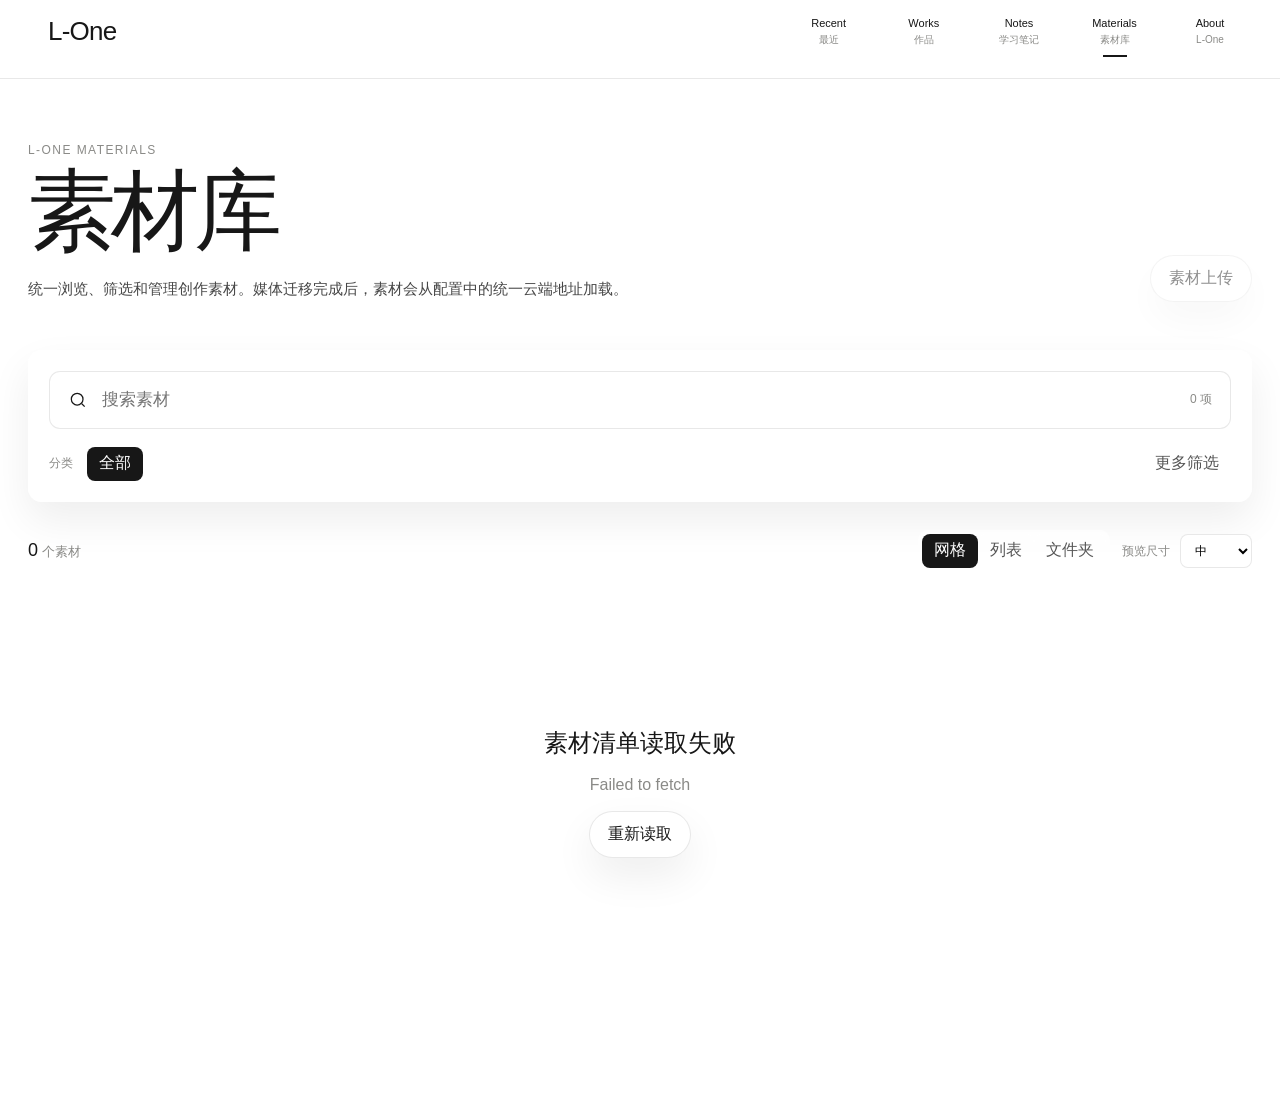
<file: materials/index.html>
<!doctype html>
<html lang="zh-CN">
<head>
  <meta charset="utf-8">
  <meta name="viewport" content="width=device-width, initial-scale=1">
  <meta name="description" content="L-One Materials 素材库，统一浏览、筛选和管理创作素材。">
  <title>L-One Materials｜素材库</title>
  <link rel="stylesheet" href="materials.css?v=20260612-2">
</head>
<body>
  <header class="site-header">
    <div class="header-inner">
      <a class="logo" href="../index.html#home">L-One</a>
      <nav class="site-nav" aria-label="主导航">
        <a href="../index.html#recent"><strong>Recent</strong><span>最近</span></a>
        <a href="../index.html#works"><strong>Works</strong><span>作品</span></a>
        <a href="../index.html#skills"><strong>Notes</strong><span>学习笔记</span></a>
        <a class="active" href="./"><strong>Materials</strong><span>素材库</span></a>
        <a href="../index.html#about"><strong>About</strong><span>L-One</span></a>
      </nav>
    </div>
  </header>

  <main class="materials-page">
    <section class="materials-hero">
      <div>
        <p class="eyebrow">L-One Materials</p>
        <h1>素材库</h1>
        <p class="intro">统一浏览、筛选和管理创作素材。媒体迁移完成后，素材会从配置中的统一云端地址加载。</p>
      </div>
      <button class="upload-button" type="button" data-upload disabled title="上传后台将在后续阶段接入">素材上传</button>
    </section>

    <section class="materials-controls" aria-label="素材筛选">
      <label class="search-box">
        <svg viewBox="0 0 24 24" aria-hidden="true"><circle cx="11" cy="11" r="7"></circle><path d="m20 20-3.5-3.5"></path></svg>
        <input type="search" placeholder="搜索素材" aria-label="搜索素材" data-search>
        <span class="search-count" data-search-count>0 项</span>
      </label>

      <div class="filter-row">
        <div class="filter-group">
          <span class="filter-label">分类</span>
          <div class="filter-options" data-category-filters>
            <button class="is-active" type="button" data-category="全部">全部</button>
          </div>
        </div>
        <button class="filter-toggle" type="button" data-filter-toggle aria-expanded="false">更多筛选</button>
      </div>

      <div class="filter-drawer" data-filter-drawer hidden>
        <div class="filter-group">
          <span class="filter-label">文件类型</span>
          <div class="filter-options" data-type-filters><span class="filter-empty">等待素材数据</span></div>
        </div>
        <div class="filter-group">
          <span class="filter-label">标签</span>
          <div class="filter-options" data-tag-filters><span class="filter-empty">等待素材数据</span></div>
        </div>
        <button class="clear-filters" type="button" data-clear-filters>清除筛选</button>
      </div>
    </section>

    <section class="materials-toolbar" aria-label="视图设置">
      <p><strong data-visible-count>0</strong> 个素材</p>
      <div class="toolbar-controls">
        <div class="segmented" aria-label="素材视图">
          <button class="is-active" type="button" data-view="grid">网格</button>
          <button type="button" data-view="list">列表</button>
          <button type="button" data-view="folder">文件夹</button>
        </div>
        <label class="size-control">预览尺寸
          <select data-size>
            <option value="small">小</option>
            <option value="medium" selected>中</option>
            <option value="large">大</option>
          </select>
        </label>
      </div>
    </section>

    <section class="asset-stage" aria-live="polite">
      <div class="loading-state" data-loading>正在读取素材清单…</div>
      <div class="asset-collection view-grid size-medium" data-asset-collection hidden></div>
      <div class="empty-state" data-empty hidden>
        <span class="empty-mark" aria-hidden="true">M</span>
        <h2>暂无素材</h2>
        <p>页面结构已经接入主站。完成存储路径规划后，可通过统一配置载入缩略图、预览视频和原始文件。</p>
      </div>
      <div class="error-state" data-error hidden>
        <h2>素材清单读取失败</h2>
        <p data-error-message></p>
        <button type="button" data-retry>重新读取</button>
      </div>
    </section>
  </main>

  <div class="detail-backdrop" data-detail-backdrop hidden>
    <article class="detail-modal" role="dialog" aria-modal="true" aria-labelledby="detail-title">
      <button class="detail-close" type="button" data-detail-close aria-label="关闭">×</button>
      <div class="detail-preview" data-detail-preview></div>
      <div class="detail-info">
        <p class="eyebrow" data-detail-category>Materials</p>
        <h2 id="detail-title" data-detail-title></h2>
        <dl>
          <div><dt>文件类型</dt><dd data-detail-types></dd></div>
          <div><dt>文件路径</dt><dd data-detail-path></dd></div>
        </dl>
        <div class="detail-tags" data-detail-tags></div>
        <a class="download-button" data-detail-download download>下载原始素材</a>
      </div>
    </article>
  </div>

  <script src="materials.js?v=20260612"></script>
</body>
</html>
</file>
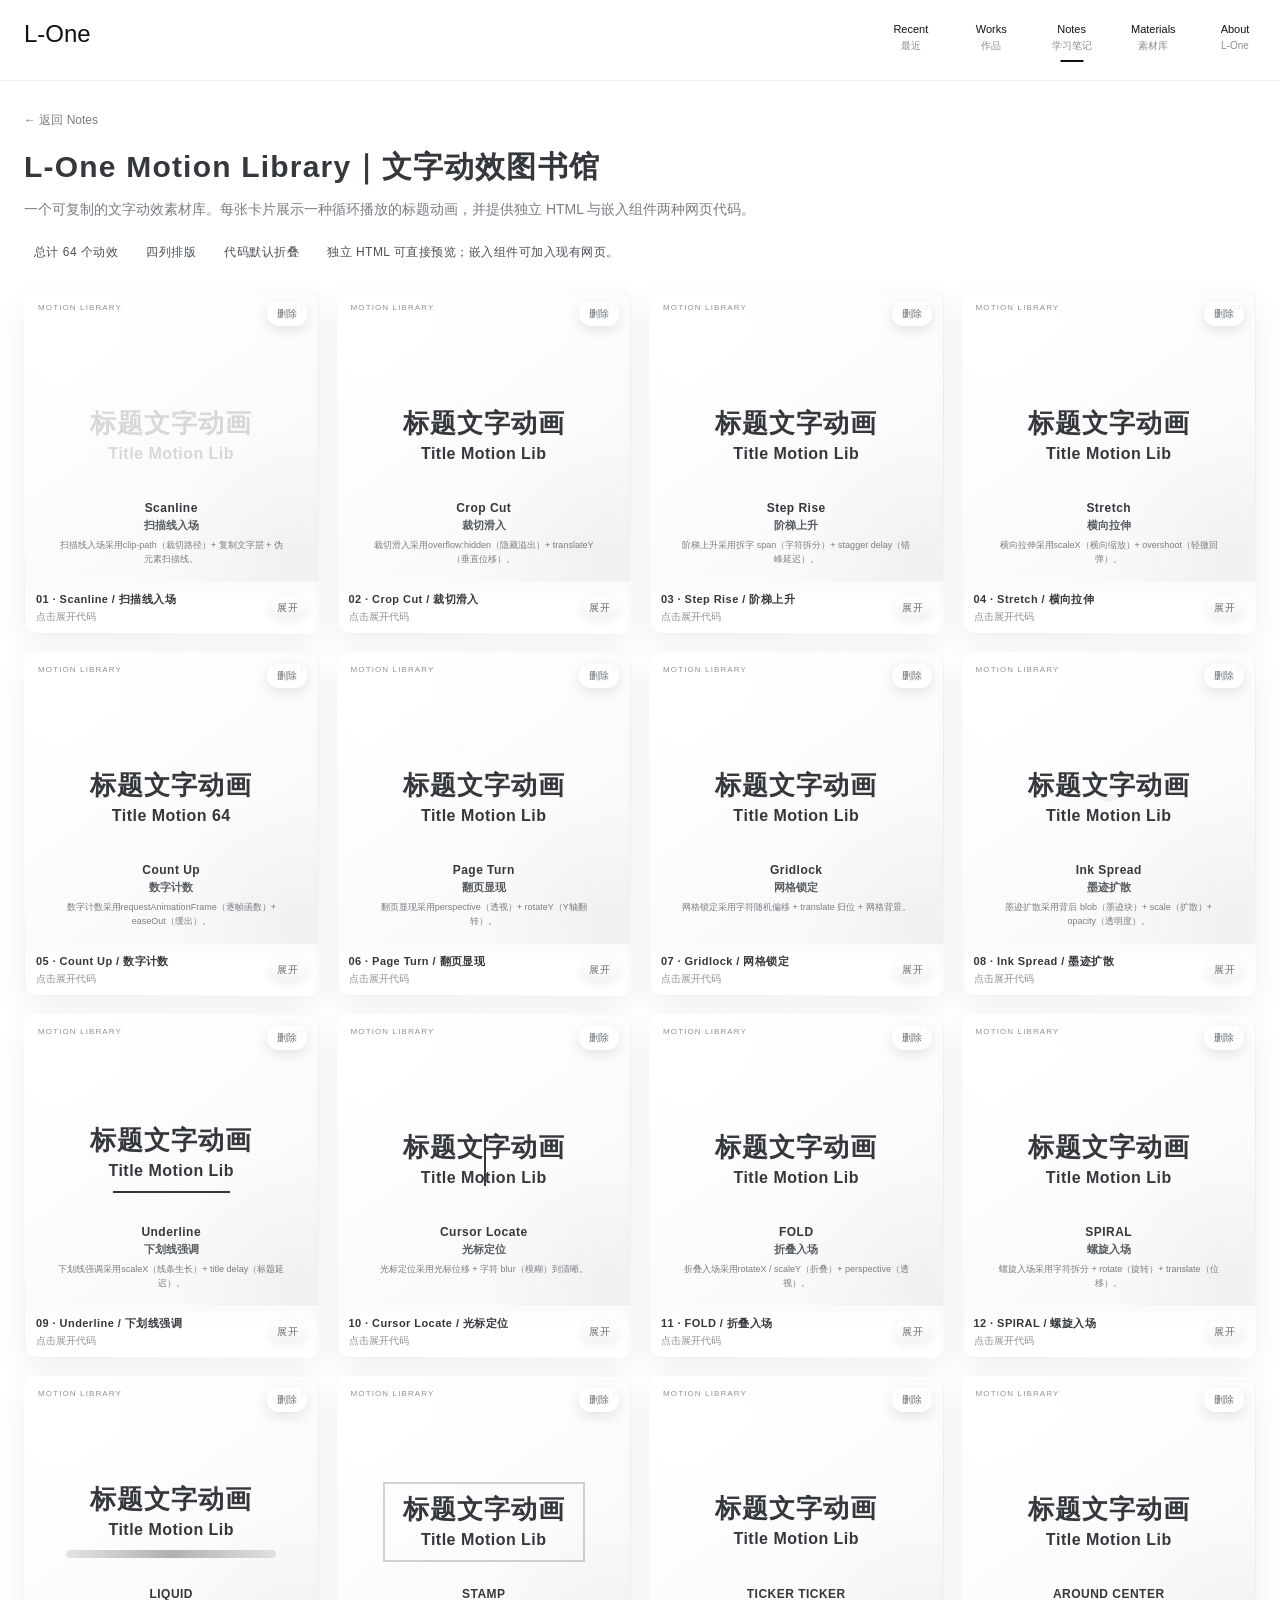
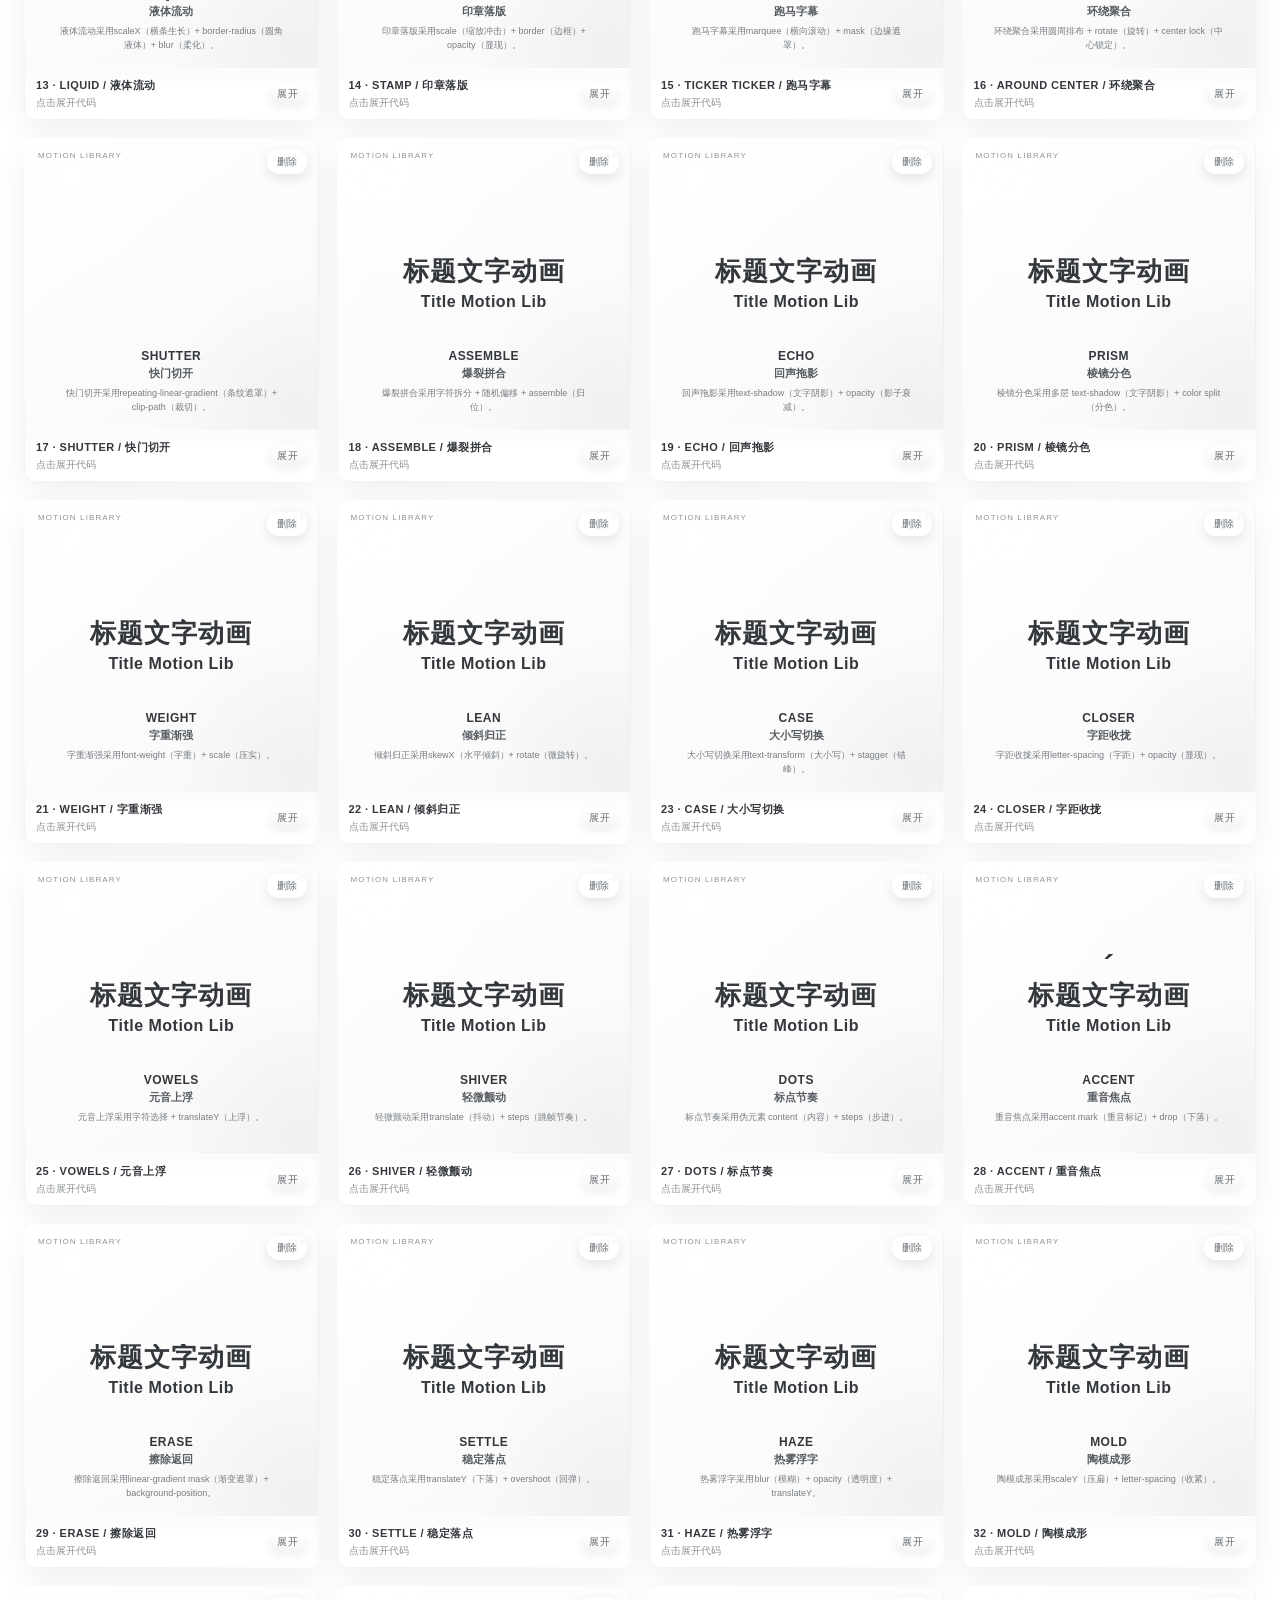
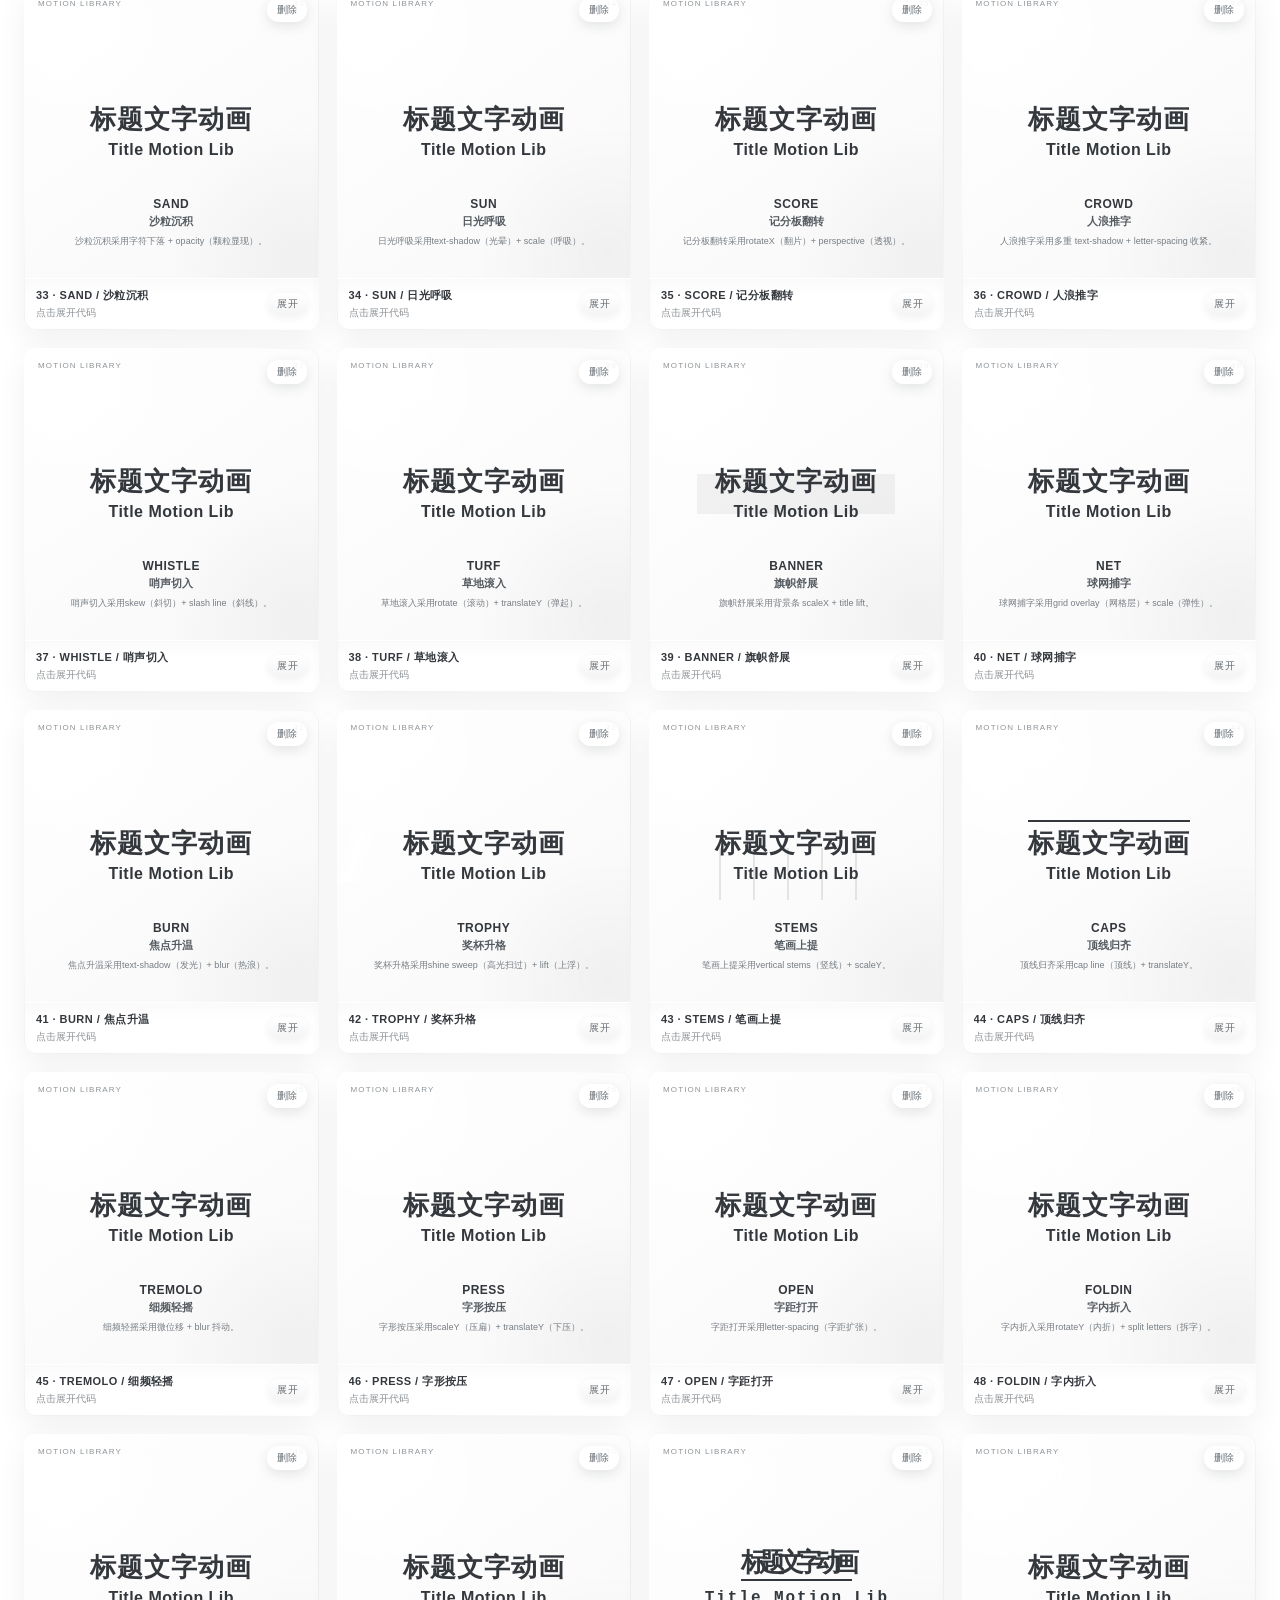
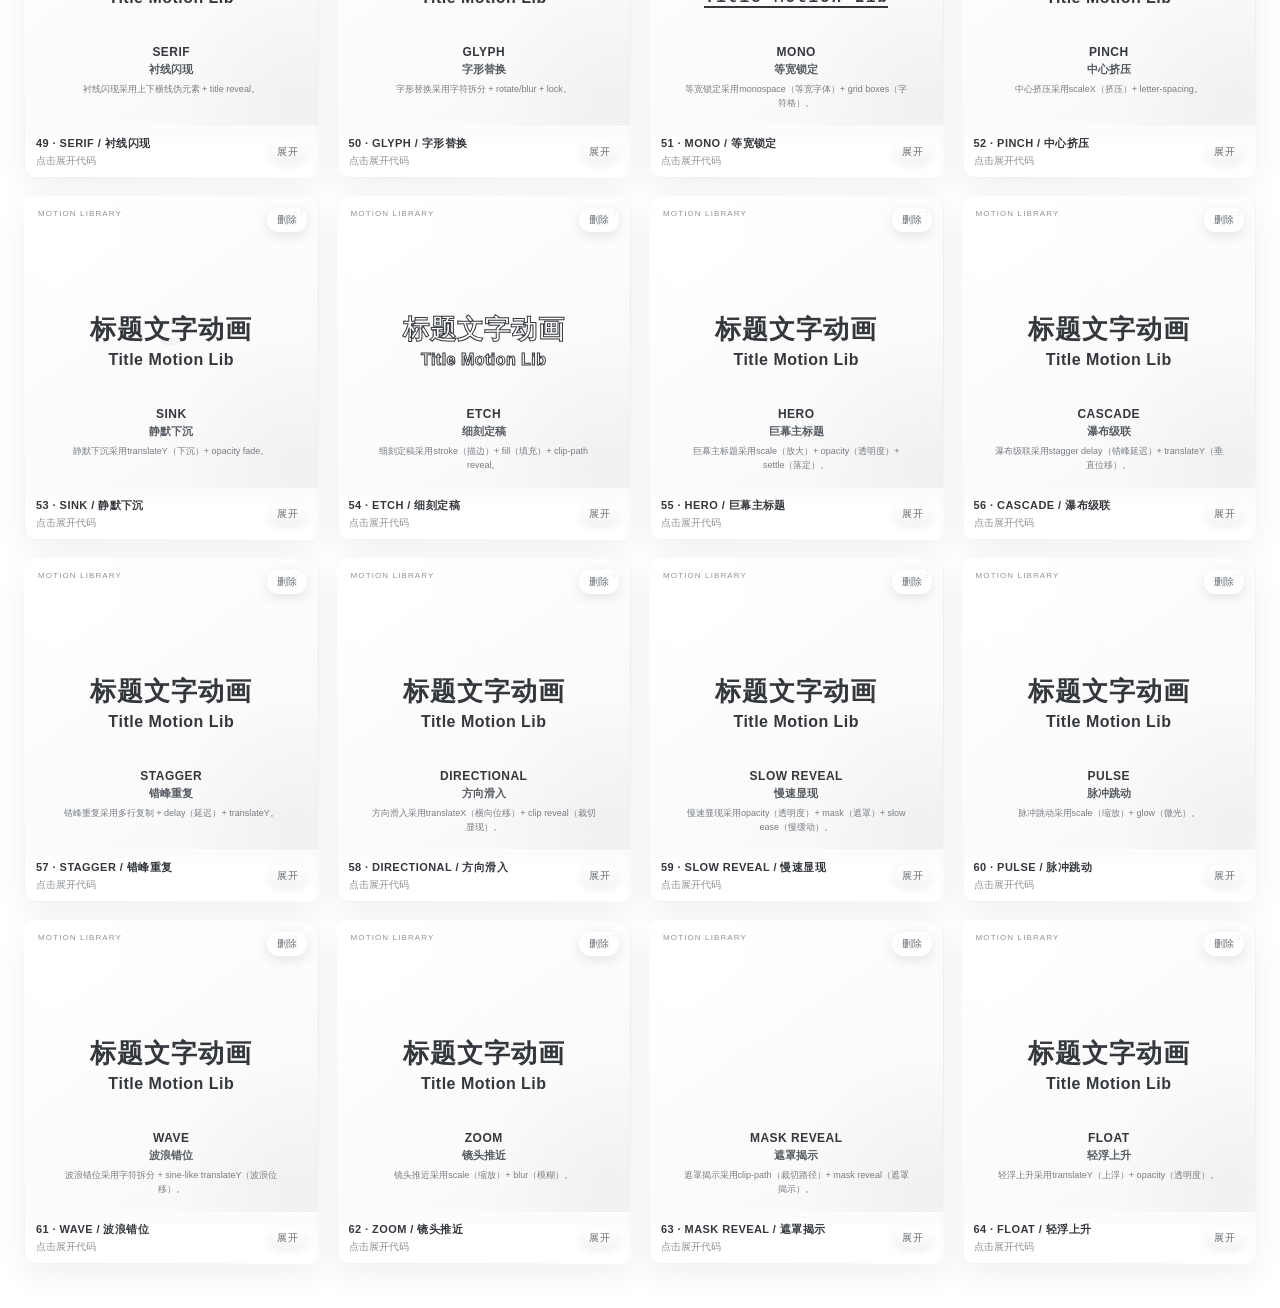
<file: motion-library.html>
<!doctype html>
<html lang="zh-CN">
<head>
  <meta charset="utf-8">
  <meta name="viewport" content="width=device-width, initial-scale=1">
  <title>L-One Motion Library&#65372;&#25991;&#23383;&#21160;&#25928;&#22270;&#20070;&#39302;</title>
  <link rel="stylesheet" href="motion-library.css?v=20260613-1">
</head>
<body>
  <header class="motion-site-header" id="top">
    <div class="header-inner">
      <a class="logo" href="index.html#home">L-One</a>
      <nav class="motion-nav" aria-label="&#20027;&#23548;&#33322;">
        <a href="index.html#recent"><strong>Recent</strong><span>&#26368;&#36817;</span></a>
        <a href="index.html#works"><strong>Works</strong><span>&#20316;&#21697;</span></a>
        <a class="active" href="index.html#skills"><strong>Notes</strong><span>&#23398;&#20064;&#31508;&#35760;</span></a>
        <a href="materials/"><strong>Materials</strong><span>&#32032;&#26448;&#24211;</span></a>
        <a href="index.html#about"><strong>About</strong><span>L-One</span></a>
      </nav>
    </div>
  </header>

  <div class="motion-page-nav">
    <a class="motion-back-link" href="index.html#skills">&#8592; &#36820;&#22238; Notes</a>
  </div>
  <div class="motion-toolbar">
    <header class="header">
      <h1>L-One Motion Library&#65372;&#25991;&#23383;&#21160;&#25928;&#22270;&#20070;&#39302;</h1>
      <p>一个可复制的文字动效素材库。每张卡片展示一种循环播放的标题动画，并提供独立 HTML 与嵌入组件两种网页代码。</p>
      <div class="stat-row">
        <span>&#24635;&#35745; 64 &#20010;&#21160;&#25928;</span>
        <span>&#22235;&#21015;&#25490;&#29256;</span>
        <span>&#20195;&#30721;&#40664;&#35748;&#25240;&#21472;</span>
        <span>独立 HTML 可直接预览；嵌入组件可加入现有网页。</span>
      </div>
    </header>
  </div>
<main class="library">

<article class="effect-card" data-motion-id="motion-01">
  <button class="delete-card" type="button" aria-label="&#21024;&#38500;&#21160;&#25928;&#21345;&#29255;" title="&#21024;&#38500;&#21345;&#29255;">&#21024;&#38500;</button>
  <section class="motion-stage tpl-scanline">
    <div class="stage-meta"><span>Motion Library</span><span>01</span></div>

<div class="motion-box">
  <div class="copy-cn" data-text="标题文字动画">标题文字动画</div>
  <div class="copy-en" data-text="Title Motion Lib">Title Motion Lib</div>
</div>
    <div class="stage-info">
      <strong>Scanline</strong>
      <small>扫描线入场</small>
      <p>扫描线入场采用clip-path（裁切路径）+ 复制文字层 + 伪元素扫描线。</p>
    </div>
  </section>

  <details class="code-panel">
    <summary class="code-summary">
      <span class="summary-text">
        <span class="code-title">01 · Scanline / 扫描线入场</span>
        <span class="code-note">点击展开代码</span>
      </span>
      <span class="summary-action">展开</span>
    </summary>
    <div class="code-body">
      <div class="code-tools">
        <span>clip-path（裁切路径）+ 复制文字层 + 伪元素扫描线</span>
        <button class="copy-btn" type="button">复制代码</button>
      </div>
      <div class="code-version-switch" role="group" aria-label="代码版本">
        <button class="is-active" type="button" data-code-select="standalone">独立 HTML</button>
        <button type="button" data-code-select="embed">嵌入组件</button>
      </div>
      <pre><code class="snippet-code is-active" data-code-version="standalone" data-motion-id="motion-01">&lt;!doctype html&gt;
&lt;html lang=&quot;zh-CN&quot;&gt;
&lt;head&gt;
  &lt;meta charset=&quot;utf-8&quot;&gt;
  &lt;meta name=&quot;viewport&quot; content=&quot;width=device-width, initial-scale=1&quot;&gt;
  &lt;title&gt;Scanline / 扫描线入场&lt;/title&gt;
  &lt;style&gt;
  .l1-motion-01{min-height:240px;
    display:grid;
    place-items:center;
    position:relative;
    overflow:hidden;
    background:#fff;
    color:#34383d;
    font-family:Arial, Helvetica, &quot;PingFang SC&quot;, &quot;Hiragino Sans GB&quot;, &quot;Microsoft YaHei&quot;, &quot;SimHei&quot;, sans-serif;}

  .l1-motion-01-box{position:relative;
    z-index:2;
    text-align:center;
    max-width:88%;}

  .l1-motion-01-title{font-size:36px;
    line-height:1.05;
    font-weight:850;
    letter-spacing:.04em;
    white-space:nowrap;}

  .l1-motion-01-subtitle{margin-top:9px;
    font-size:18px;
    line-height:1;
    font-weight:760;
    letter-spacing:.03em;
    white-space:nowrap;}

  .l1-motion-01-split .l1-motion-01-title span,
  .l1-motion-01-split .l1-motion-01-subtitle span{display:inline-block;}

   .l1-motion-01-title,
   .l1-motion-01-subtitle{position:relative;color:rgba(52,56,61,.18);overflow:hidden;}

   .l1-motion-01-title::before,
   .l1-motion-01-subtitle::before{content:attr(data-text);position:absolute;inset:0;color:#34383d;clip-path:inset(0 100% 0 0);animation:l1-motion-01-scanReveal 3000ms cubic-bezier(.22,.72,.17,1) infinite;}

   .l1-motion-01-title::after,
   .l1-motion-01-subtitle::after{content:&quot;&quot;;position:absolute;top:-35%;bottom:-35%;left:-12%;width:2px;background:linear-gradient(to bottom,transparent,#34383d,transparent);box-shadow:0 0 18px rgba(52,56,61,.28);animation:l1-motion-01-scanLine 3000ms cubic-bezier(.22,.72,.17,1) infinite;}

   .l1-motion-01-subtitle::before,
   .l1-motion-01-subtitle::after{animation-delay:110ms;}

  @keyframes l1-motion-01-scanReveal{0%{clip-path:inset(0 100% 0 0)}42%,72%{clip-path:inset(0 0 0 0)}100%{clip-path:inset(0 100% 0 0)}}

  @keyframes l1-motion-01-scanLine{0%{left:-12%;opacity:0}8%{opacity:1}42%{left:108%;opacity:1}60%,100%{left:108%;opacity:0}}
  &lt;/style&gt;
&lt;/head&gt;
&lt;body&gt;
  &lt;div class=&quot;l1-motion-01&quot;&gt;

  &lt;div class=&quot;l1-motion-01-box&quot;&gt;
    &lt;div class=&quot;l1-motion-01-title&quot; data-text=&quot;标题文字动画&quot;&gt;标题文字动画&lt;/div&gt;
    &lt;div class=&quot;l1-motion-01-subtitle&quot; data-text=&quot;Title Motion Lib&quot;&gt;Title Motion Lib&lt;/div&gt;
  &lt;/div&gt;
  &lt;/div&gt;
&lt;/body&gt;
&lt;/html&gt;</code></pre>
      <pre hidden><code class="snippet-code" data-code-version="embed" data-motion-id="motion-01">&lt;!-- Scanline / 扫描线入场 --&gt;
&lt;div class=&quot;l1-motion-01&quot;&gt;

&lt;div class=&quot;l1-motion-01-box&quot;&gt;
  &lt;div class=&quot;l1-motion-01-title&quot; data-text=&quot;标题文字动画&quot;&gt;标题文字动画&lt;/div&gt;
  &lt;div class=&quot;l1-motion-01-subtitle&quot; data-text=&quot;Title Motion Lib&quot;&gt;Title Motion Lib&lt;/div&gt;
&lt;/div&gt;
&lt;/div&gt;

&lt;style&gt;
.l1-motion-01{min-height:240px;
  display:grid;
  place-items:center;
  position:relative;
  overflow:hidden;
  background:#fff;
  color:#34383d;
  font-family:Arial, Helvetica, &quot;PingFang SC&quot;, &quot;Hiragino Sans GB&quot;, &quot;Microsoft YaHei&quot;, &quot;SimHei&quot;, sans-serif;}

.l1-motion-01-box{position:relative;
  z-index:2;
  text-align:center;
  max-width:88%;}

.l1-motion-01-title{font-size:36px;
  line-height:1.05;
  font-weight:850;
  letter-spacing:.04em;
  white-space:nowrap;}

.l1-motion-01-subtitle{margin-top:9px;
  font-size:18px;
  line-height:1;
  font-weight:760;
  letter-spacing:.03em;
  white-space:nowrap;}

.l1-motion-01-split .l1-motion-01-title span,
.l1-motion-01-split .l1-motion-01-subtitle span{display:inline-block;}

 .l1-motion-01-title,
 .l1-motion-01-subtitle{position:relative;color:rgba(52,56,61,.18);overflow:hidden;}

 .l1-motion-01-title::before,
 .l1-motion-01-subtitle::before{content:attr(data-text);position:absolute;inset:0;color:#34383d;clip-path:inset(0 100% 0 0);animation:l1-motion-01-scanReveal 3000ms cubic-bezier(.22,.72,.17,1) infinite;}

 .l1-motion-01-title::after,
 .l1-motion-01-subtitle::after{content:&quot;&quot;;position:absolute;top:-35%;bottom:-35%;left:-12%;width:2px;background:linear-gradient(to bottom,transparent,#34383d,transparent);box-shadow:0 0 18px rgba(52,56,61,.28);animation:l1-motion-01-scanLine 3000ms cubic-bezier(.22,.72,.17,1) infinite;}

 .l1-motion-01-subtitle::before,
 .l1-motion-01-subtitle::after{animation-delay:110ms;}

@keyframes l1-motion-01-scanReveal{0%{clip-path:inset(0 100% 0 0)}42%,72%{clip-path:inset(0 0 0 0)}100%{clip-path:inset(0 100% 0 0)}}

@keyframes l1-motion-01-scanLine{0%{left:-12%;opacity:0}8%{opacity:1}42%{left:108%;opacity:1}60%,100%{left:108%;opacity:0}}
&lt;/style&gt;</code></pre>
    </div>
  </details>
</article>

<article class="effect-card" data-motion-id="motion-02">
  <button class="delete-card" type="button" aria-label="&#21024;&#38500;&#21160;&#25928;&#21345;&#29255;" title="&#21024;&#38500;&#21345;&#29255;">&#21024;&#38500;</button>
  <section class="motion-stage tpl-crop">
    <div class="stage-meta"><span>Motion Library</span><span>02</span></div>

<div class="motion-box">
  <div class="copy-cn" data-text="标题文字动画">标题文字动画</div>
  <div class="copy-en" data-text="Title Motion Lib">Title Motion Lib</div>
</div>
    <div class="stage-info">
      <strong>Crop Cut</strong>
      <small>裁切滑入</small>
      <p>裁切滑入采用overflow:hidden（隐藏溢出）+ translateY（垂直位移）。</p>
    </div>
  </section>

  <details class="code-panel">
    <summary class="code-summary">
      <span class="summary-text">
        <span class="code-title">02 · Crop Cut / 裁切滑入</span>
        <span class="code-note">点击展开代码</span>
      </span>
      <span class="summary-action">展开</span>
    </summary>
    <div class="code-body">
      <div class="code-tools">
        <span>overflow:hidden（隐藏溢出）+ translateY（垂直位移）</span>
        <button class="copy-btn" type="button">复制代码</button>
      </div>
      <div class="code-version-switch" role="group" aria-label="代码版本">
        <button class="is-active" type="button" data-code-select="standalone">独立 HTML</button>
        <button type="button" data-code-select="embed">嵌入组件</button>
      </div>
      <pre><code class="snippet-code is-active" data-code-version="standalone" data-motion-id="motion-02">&lt;!doctype html&gt;
&lt;html lang=&quot;zh-CN&quot;&gt;
&lt;head&gt;
  &lt;meta charset=&quot;utf-8&quot;&gt;
  &lt;meta name=&quot;viewport&quot; content=&quot;width=device-width, initial-scale=1&quot;&gt;
  &lt;title&gt;Crop Cut / 裁切滑入&lt;/title&gt;
  &lt;style&gt;
  .l1-motion-02{min-height:240px;
    display:grid;
    place-items:center;
    position:relative;
    overflow:hidden;
    background:#fff;
    color:#34383d;
    font-family:Arial, Helvetica, &quot;PingFang SC&quot;, &quot;Hiragino Sans GB&quot;, &quot;Microsoft YaHei&quot;, &quot;SimHei&quot;, sans-serif;}

  .l1-motion-02-box{position:relative;
    z-index:2;
    text-align:center;
    max-width:88%;}

  .l1-motion-02-title{font-size:36px;
    line-height:1.05;
    font-weight:850;
    letter-spacing:.04em;
    white-space:nowrap;}

  .l1-motion-02-subtitle{margin-top:9px;
    font-size:18px;
    line-height:1;
    font-weight:760;
    letter-spacing:.03em;
    white-space:nowrap;}

  .l1-motion-02-split .l1-motion-02-title span,
  .l1-motion-02-split .l1-motion-02-subtitle span{display:inline-block;}

   .l1-motion-02-box{overflow:hidden;padding:2px 0;}

   .l1-motion-02-title,
   .l1-motion-02-subtitle{animation:l1-motion-02-cropLoop 2800ms cubic-bezier(.22,.72,.17,1) infinite;}

   .l1-motion-02-subtitle{animation-delay:100ms;}

  @keyframes l1-motion-02-cropLoop{0%{transform:translateY(110%);opacity:.1}36%,72%{transform:translateY(0);opacity:1}100%{transform:translateY(-110%);opacity:.1}}
  &lt;/style&gt;
&lt;/head&gt;
&lt;body&gt;
  &lt;div class=&quot;l1-motion-02&quot;&gt;

  &lt;div class=&quot;l1-motion-02-box&quot;&gt;
    &lt;div class=&quot;l1-motion-02-title&quot; data-text=&quot;标题文字动画&quot;&gt;标题文字动画&lt;/div&gt;
    &lt;div class=&quot;l1-motion-02-subtitle&quot; data-text=&quot;Title Motion Lib&quot;&gt;Title Motion Lib&lt;/div&gt;
  &lt;/div&gt;
  &lt;/div&gt;
&lt;/body&gt;
&lt;/html&gt;</code></pre>
      <pre hidden><code class="snippet-code" data-code-version="embed" data-motion-id="motion-02">&lt;!-- Crop Cut / 裁切滑入 --&gt;
&lt;div class=&quot;l1-motion-02&quot;&gt;

&lt;div class=&quot;l1-motion-02-box&quot;&gt;
  &lt;div class=&quot;l1-motion-02-title&quot; data-text=&quot;标题文字动画&quot;&gt;标题文字动画&lt;/div&gt;
  &lt;div class=&quot;l1-motion-02-subtitle&quot; data-text=&quot;Title Motion Lib&quot;&gt;Title Motion Lib&lt;/div&gt;
&lt;/div&gt;
&lt;/div&gt;

&lt;style&gt;
.l1-motion-02{min-height:240px;
  display:grid;
  place-items:center;
  position:relative;
  overflow:hidden;
  background:#fff;
  color:#34383d;
  font-family:Arial, Helvetica, &quot;PingFang SC&quot;, &quot;Hiragino Sans GB&quot;, &quot;Microsoft YaHei&quot;, &quot;SimHei&quot;, sans-serif;}

.l1-motion-02-box{position:relative;
  z-index:2;
  text-align:center;
  max-width:88%;}

.l1-motion-02-title{font-size:36px;
  line-height:1.05;
  font-weight:850;
  letter-spacing:.04em;
  white-space:nowrap;}

.l1-motion-02-subtitle{margin-top:9px;
  font-size:18px;
  line-height:1;
  font-weight:760;
  letter-spacing:.03em;
  white-space:nowrap;}

.l1-motion-02-split .l1-motion-02-title span,
.l1-motion-02-split .l1-motion-02-subtitle span{display:inline-block;}

 .l1-motion-02-box{overflow:hidden;padding:2px 0;}

 .l1-motion-02-title,
 .l1-motion-02-subtitle{animation:l1-motion-02-cropLoop 2800ms cubic-bezier(.22,.72,.17,1) infinite;}

 .l1-motion-02-subtitle{animation-delay:100ms;}

@keyframes l1-motion-02-cropLoop{0%{transform:translateY(110%);opacity:.1}36%,72%{transform:translateY(0);opacity:1}100%{transform:translateY(-110%);opacity:.1}}
&lt;/style&gt;</code></pre>
    </div>
  </details>
</article>

<article class="effect-card" data-motion-id="motion-03">
  <button class="delete-card" type="button" aria-label="&#21024;&#38500;&#21160;&#25928;&#21345;&#29255;" title="&#21024;&#38500;&#21345;&#29255;">&#21024;&#38500;</button>
  <section class="motion-stage tpl-step">
    <div class="stage-meta"><span>Motion Library</span><span>03</span></div>

<div class="motion-box copy-split">
  <div class="copy-cn"><span style="--i:0">标</span><span style="--i:1">题</span><span style="--i:2">文</span><span style="--i:3">字</span><span style="--i:4">动</span><span style="--i:5">画</span></div>
  <div class="copy-en"><span style="--i:6">T</span><span style="--i:7">i</span><span style="--i:8">t</span><span style="--i:9">l</span><span style="--i:10">e</span><span style="--i:11">&nbsp;</span><span style="--i:12">M</span><span style="--i:13">o</span><span style="--i:14">t</span><span style="--i:15">i</span><span style="--i:16">o</span><span style="--i:17">n</span><span style="--i:18">&nbsp;</span><span style="--i:19">L</span><span style="--i:20">i</span><span style="--i:21">b</span></div>
</div>
    <div class="stage-info">
      <strong>Step Rise</strong>
      <small>阶梯上升</small>
      <p>阶梯上升采用拆字 span（字符拆分）+ stagger delay（错峰延迟）。</p>
    </div>
  </section>

  <details class="code-panel">
    <summary class="code-summary">
      <span class="summary-text">
        <span class="code-title">03 · Step Rise / 阶梯上升</span>
        <span class="code-note">点击展开代码</span>
      </span>
      <span class="summary-action">展开</span>
    </summary>
    <div class="code-body">
      <div class="code-tools">
        <span>拆字 span（字符拆分）+ stagger delay（错峰延迟）</span>
        <button class="copy-btn" type="button">复制代码</button>
      </div>
      <div class="code-version-switch" role="group" aria-label="代码版本">
        <button class="is-active" type="button" data-code-select="standalone">独立 HTML</button>
        <button type="button" data-code-select="embed">嵌入组件</button>
      </div>
      <pre><code class="snippet-code is-active" data-code-version="standalone" data-motion-id="motion-03">&lt;!doctype html&gt;
&lt;html lang=&quot;zh-CN&quot;&gt;
&lt;head&gt;
  &lt;meta charset=&quot;utf-8&quot;&gt;
  &lt;meta name=&quot;viewport&quot; content=&quot;width=device-width, initial-scale=1&quot;&gt;
  &lt;title&gt;Step Rise / 阶梯上升&lt;/title&gt;
  &lt;style&gt;
  .l1-motion-03{min-height:240px;
    display:grid;
    place-items:center;
    position:relative;
    overflow:hidden;
    background:#fff;
    color:#34383d;
    font-family:Arial, Helvetica, &quot;PingFang SC&quot;, &quot;Hiragino Sans GB&quot;, &quot;Microsoft YaHei&quot;, &quot;SimHei&quot;, sans-serif;}

  .l1-motion-03-box{position:relative;
    z-index:2;
    text-align:center;
    max-width:88%;}

  .l1-motion-03-title{font-size:36px;
    line-height:1.05;
    font-weight:850;
    letter-spacing:.04em;
    white-space:nowrap;}

  .l1-motion-03-subtitle{margin-top:9px;
    font-size:18px;
    line-height:1;
    font-weight:760;
    letter-spacing:.03em;
    white-space:nowrap;}

  .l1-motion-03-split .l1-motion-03-title span,
  .l1-motion-03-split .l1-motion-03-subtitle span{display:inline-block;}

   .l1-motion-03-title span,
   .l1-motion-03-subtitle span{animation:l1-motion-03-stepLoop 3000ms cubic-bezier(.22,.72,.17,1) infinite;animation-delay:calc(var(--i)*38ms);}

  @keyframes l1-motion-03-stepLoop{0%{opacity:0;transform:translateY(30px)}30%,70%{opacity:1;transform:translateY(0)}100%{opacity:0;transform:translateY(-22px)}}
  &lt;/style&gt;
&lt;/head&gt;
&lt;body&gt;
  &lt;div class=&quot;l1-motion-03&quot;&gt;

  &lt;div class=&quot;l1-motion-03-box l1-motion-03-split&quot;&gt;
    &lt;div class=&quot;l1-motion-03-title&quot;&gt;&lt;span style=&quot;--i:0&quot;&gt;标&lt;/span&gt;&lt;span style=&quot;--i:1&quot;&gt;题&lt;/span&gt;&lt;span style=&quot;--i:2&quot;&gt;文&lt;/span&gt;&lt;span style=&quot;--i:3&quot;&gt;字&lt;/span&gt;&lt;span style=&quot;--i:4&quot;&gt;动&lt;/span&gt;&lt;span style=&quot;--i:5&quot;&gt;画&lt;/span&gt;&lt;/div&gt;
    &lt;div class=&quot;l1-motion-03-subtitle&quot;&gt;&lt;span style=&quot;--i:6&quot;&gt;T&lt;/span&gt;&lt;span style=&quot;--i:7&quot;&gt;i&lt;/span&gt;&lt;span style=&quot;--i:8&quot;&gt;t&lt;/span&gt;&lt;span style=&quot;--i:9&quot;&gt;l&lt;/span&gt;&lt;span style=&quot;--i:10&quot;&gt;e&lt;/span&gt;&lt;span style=&quot;--i:11&quot;&gt;&amp;nbsp;&lt;/span&gt;&lt;span style=&quot;--i:12&quot;&gt;M&lt;/span&gt;&lt;span style=&quot;--i:13&quot;&gt;o&lt;/span&gt;&lt;span style=&quot;--i:14&quot;&gt;t&lt;/span&gt;&lt;span style=&quot;--i:15&quot;&gt;i&lt;/span&gt;&lt;span style=&quot;--i:16&quot;&gt;o&lt;/span&gt;&lt;span style=&quot;--i:17&quot;&gt;n&lt;/span&gt;&lt;span style=&quot;--i:18&quot;&gt;&amp;nbsp;&lt;/span&gt;&lt;span style=&quot;--i:19&quot;&gt;L&lt;/span&gt;&lt;span style=&quot;--i:20&quot;&gt;i&lt;/span&gt;&lt;span style=&quot;--i:21&quot;&gt;b&lt;/span&gt;&lt;/div&gt;
  &lt;/div&gt;
  &lt;/div&gt;
&lt;/body&gt;
&lt;/html&gt;</code></pre>
      <pre hidden><code class="snippet-code" data-code-version="embed" data-motion-id="motion-03">&lt;!-- Step Rise / 阶梯上升 --&gt;
&lt;div class=&quot;l1-motion-03&quot;&gt;

&lt;div class=&quot;l1-motion-03-box l1-motion-03-split&quot;&gt;
  &lt;div class=&quot;l1-motion-03-title&quot;&gt;&lt;span style=&quot;--i:0&quot;&gt;标&lt;/span&gt;&lt;span style=&quot;--i:1&quot;&gt;题&lt;/span&gt;&lt;span style=&quot;--i:2&quot;&gt;文&lt;/span&gt;&lt;span style=&quot;--i:3&quot;&gt;字&lt;/span&gt;&lt;span style=&quot;--i:4&quot;&gt;动&lt;/span&gt;&lt;span style=&quot;--i:5&quot;&gt;画&lt;/span&gt;&lt;/div&gt;
  &lt;div class=&quot;l1-motion-03-subtitle&quot;&gt;&lt;span style=&quot;--i:6&quot;&gt;T&lt;/span&gt;&lt;span style=&quot;--i:7&quot;&gt;i&lt;/span&gt;&lt;span style=&quot;--i:8&quot;&gt;t&lt;/span&gt;&lt;span style=&quot;--i:9&quot;&gt;l&lt;/span&gt;&lt;span style=&quot;--i:10&quot;&gt;e&lt;/span&gt;&lt;span style=&quot;--i:11&quot;&gt;&amp;nbsp;&lt;/span&gt;&lt;span style=&quot;--i:12&quot;&gt;M&lt;/span&gt;&lt;span style=&quot;--i:13&quot;&gt;o&lt;/span&gt;&lt;span style=&quot;--i:14&quot;&gt;t&lt;/span&gt;&lt;span style=&quot;--i:15&quot;&gt;i&lt;/span&gt;&lt;span style=&quot;--i:16&quot;&gt;o&lt;/span&gt;&lt;span style=&quot;--i:17&quot;&gt;n&lt;/span&gt;&lt;span style=&quot;--i:18&quot;&gt;&amp;nbsp;&lt;/span&gt;&lt;span style=&quot;--i:19&quot;&gt;L&lt;/span&gt;&lt;span style=&quot;--i:20&quot;&gt;i&lt;/span&gt;&lt;span style=&quot;--i:21&quot;&gt;b&lt;/span&gt;&lt;/div&gt;
&lt;/div&gt;
&lt;/div&gt;

&lt;style&gt;
.l1-motion-03{min-height:240px;
  display:grid;
  place-items:center;
  position:relative;
  overflow:hidden;
  background:#fff;
  color:#34383d;
  font-family:Arial, Helvetica, &quot;PingFang SC&quot;, &quot;Hiragino Sans GB&quot;, &quot;Microsoft YaHei&quot;, &quot;SimHei&quot;, sans-serif;}

.l1-motion-03-box{position:relative;
  z-index:2;
  text-align:center;
  max-width:88%;}

.l1-motion-03-title{font-size:36px;
  line-height:1.05;
  font-weight:850;
  letter-spacing:.04em;
  white-space:nowrap;}

.l1-motion-03-subtitle{margin-top:9px;
  font-size:18px;
  line-height:1;
  font-weight:760;
  letter-spacing:.03em;
  white-space:nowrap;}

.l1-motion-03-split .l1-motion-03-title span,
.l1-motion-03-split .l1-motion-03-subtitle span{display:inline-block;}

 .l1-motion-03-title span,
 .l1-motion-03-subtitle span{animation:l1-motion-03-stepLoop 3000ms cubic-bezier(.22,.72,.17,1) infinite;animation-delay:calc(var(--i)*38ms);}

@keyframes l1-motion-03-stepLoop{0%{opacity:0;transform:translateY(30px)}30%,70%{opacity:1;transform:translateY(0)}100%{opacity:0;transform:translateY(-22px)}}
&lt;/style&gt;</code></pre>
    </div>
  </details>
</article>

<article class="effect-card" data-motion-id="motion-04">
  <button class="delete-card" type="button" aria-label="&#21024;&#38500;&#21160;&#25928;&#21345;&#29255;" title="&#21024;&#38500;&#21345;&#29255;">&#21024;&#38500;</button>
  <section class="motion-stage tpl-stretch">
    <div class="stage-meta"><span>Motion Library</span><span>04</span></div>

<div class="motion-box">
  <div class="copy-cn" data-text="标题文字动画">标题文字动画</div>
  <div class="copy-en" data-text="Title Motion Lib">Title Motion Lib</div>
</div>
    <div class="stage-info">
      <strong>Stretch</strong>
      <small>横向拉伸</small>
      <p>横向拉伸采用scaleX（横向缩放）+ overshoot（轻微回弹）。</p>
    </div>
  </section>

  <details class="code-panel">
    <summary class="code-summary">
      <span class="summary-text">
        <span class="code-title">04 · Stretch / 横向拉伸</span>
        <span class="code-note">点击展开代码</span>
      </span>
      <span class="summary-action">展开</span>
    </summary>
    <div class="code-body">
      <div class="code-tools">
        <span>scaleX（横向缩放）+ overshoot（轻微回弹）</span>
        <button class="copy-btn" type="button">复制代码</button>
      </div>
      <div class="code-version-switch" role="group" aria-label="代码版本">
        <button class="is-active" type="button" data-code-select="standalone">独立 HTML</button>
        <button type="button" data-code-select="embed">嵌入组件</button>
      </div>
      <pre><code class="snippet-code is-active" data-code-version="standalone" data-motion-id="motion-04">&lt;!doctype html&gt;
&lt;html lang=&quot;zh-CN&quot;&gt;
&lt;head&gt;
  &lt;meta charset=&quot;utf-8&quot;&gt;
  &lt;meta name=&quot;viewport&quot; content=&quot;width=device-width, initial-scale=1&quot;&gt;
  &lt;title&gt;Stretch / 横向拉伸&lt;/title&gt;
  &lt;style&gt;
  .l1-motion-04{min-height:240px;
    display:grid;
    place-items:center;
    position:relative;
    overflow:hidden;
    background:#fff;
    color:#34383d;
    font-family:Arial, Helvetica, &quot;PingFang SC&quot;, &quot;Hiragino Sans GB&quot;, &quot;Microsoft YaHei&quot;, &quot;SimHei&quot;, sans-serif;}

  .l1-motion-04-box{position:relative;
    z-index:2;
    text-align:center;
    max-width:88%;}

  .l1-motion-04-title{font-size:36px;
    line-height:1.05;
    font-weight:850;
    letter-spacing:.04em;
    white-space:nowrap;}

  .l1-motion-04-subtitle{margin-top:9px;
    font-size:18px;
    line-height:1;
    font-weight:760;
    letter-spacing:.03em;
    white-space:nowrap;}

  .l1-motion-04-split .l1-motion-04-title span,
  .l1-motion-04-split .l1-motion-04-subtitle span{display:inline-block;}

   .l1-motion-04-title,
   .l1-motion-04-subtitle{display:block;transform-origin:center;animation:l1-motion-04-stretchLoop 2800ms cubic-bezier(.12,.78,.16,1) infinite;}

  @keyframes l1-motion-04-stretchLoop{0%{opacity:.12;transform:scaleX(.08);filter:blur(1px)}36%{opacity:1;transform:scaleX(1.08);filter:blur(0)}50%,72%{opacity:1;transform:scaleX(1)}100%{opacity:.12;transform:scaleX(.08);filter:blur(1px)}}
  &lt;/style&gt;
&lt;/head&gt;
&lt;body&gt;
  &lt;div class=&quot;l1-motion-04&quot;&gt;

  &lt;div class=&quot;l1-motion-04-box&quot;&gt;
    &lt;div class=&quot;l1-motion-04-title&quot; data-text=&quot;标题文字动画&quot;&gt;标题文字动画&lt;/div&gt;
    &lt;div class=&quot;l1-motion-04-subtitle&quot; data-text=&quot;Title Motion Lib&quot;&gt;Title Motion Lib&lt;/div&gt;
  &lt;/div&gt;
  &lt;/div&gt;
&lt;/body&gt;
&lt;/html&gt;</code></pre>
      <pre hidden><code class="snippet-code" data-code-version="embed" data-motion-id="motion-04">&lt;!-- Stretch / 横向拉伸 --&gt;
&lt;div class=&quot;l1-motion-04&quot;&gt;

&lt;div class=&quot;l1-motion-04-box&quot;&gt;
  &lt;div class=&quot;l1-motion-04-title&quot; data-text=&quot;标题文字动画&quot;&gt;标题文字动画&lt;/div&gt;
  &lt;div class=&quot;l1-motion-04-subtitle&quot; data-text=&quot;Title Motion Lib&quot;&gt;Title Motion Lib&lt;/div&gt;
&lt;/div&gt;
&lt;/div&gt;

&lt;style&gt;
.l1-motion-04{min-height:240px;
  display:grid;
  place-items:center;
  position:relative;
  overflow:hidden;
  background:#fff;
  color:#34383d;
  font-family:Arial, Helvetica, &quot;PingFang SC&quot;, &quot;Hiragino Sans GB&quot;, &quot;Microsoft YaHei&quot;, &quot;SimHei&quot;, sans-serif;}

.l1-motion-04-box{position:relative;
  z-index:2;
  text-align:center;
  max-width:88%;}

.l1-motion-04-title{font-size:36px;
  line-height:1.05;
  font-weight:850;
  letter-spacing:.04em;
  white-space:nowrap;}

.l1-motion-04-subtitle{margin-top:9px;
  font-size:18px;
  line-height:1;
  font-weight:760;
  letter-spacing:.03em;
  white-space:nowrap;}

.l1-motion-04-split .l1-motion-04-title span,
.l1-motion-04-split .l1-motion-04-subtitle span{display:inline-block;}

 .l1-motion-04-title,
 .l1-motion-04-subtitle{display:block;transform-origin:center;animation:l1-motion-04-stretchLoop 2800ms cubic-bezier(.12,.78,.16,1) infinite;}

@keyframes l1-motion-04-stretchLoop{0%{opacity:.12;transform:scaleX(.08);filter:blur(1px)}36%{opacity:1;transform:scaleX(1.08);filter:blur(0)}50%,72%{opacity:1;transform:scaleX(1)}100%{opacity:.12;transform:scaleX(.08);filter:blur(1px)}}
&lt;/style&gt;</code></pre>
    </div>
  </details>
</article>

<article class="effect-card" data-motion-id="motion-05">
  <button class="delete-card" type="button" aria-label="&#21024;&#38500;&#21160;&#25928;&#21345;&#29255;" title="&#21024;&#38500;&#21345;&#29255;">&#21024;&#38500;</button>
  <section class="motion-stage tpl-count">
    <div class="stage-meta"><span>Motion Library</span><span>05</span></div>

<div class="motion-box copy-count">
  <div class="copy-cn">标题文字动画</div>
  <div class="copy-en">Title Motion <span class="js-count" data-target="64">00</span></div>
</div>
    <div class="stage-info">
      <strong>Count Up</strong>
      <small>数字计数</small>
      <p>数字计数采用requestAnimationFrame（逐帧函数）+ easeOut（缓出）。</p>
    </div>
  </section>

  <details class="code-panel">
    <summary class="code-summary">
      <span class="summary-text">
        <span class="code-title">05 · Count Up / 数字计数</span>
        <span class="code-note">点击展开代码</span>
      </span>
      <span class="summary-action">展开</span>
    </summary>
    <div class="code-body">
      <div class="code-tools">
        <span>requestAnimationFrame（逐帧函数）+ easeOut（缓出）</span>
        <button class="copy-btn" type="button">复制代码</button>
      </div>
      <div class="code-version-switch" role="group" aria-label="代码版本">
        <button class="is-active" type="button" data-code-select="standalone">独立 HTML</button>
        <button type="button" data-code-select="embed">嵌入组件</button>
      </div>
      <pre><code class="snippet-code is-active" data-code-version="standalone" data-motion-id="motion-05">&lt;!doctype html&gt;
&lt;html lang=&quot;zh-CN&quot;&gt;
&lt;head&gt;
  &lt;meta charset=&quot;utf-8&quot;&gt;
  &lt;meta name=&quot;viewport&quot; content=&quot;width=device-width, initial-scale=1&quot;&gt;
  &lt;title&gt;Count Up / 数字计数&lt;/title&gt;
  &lt;style&gt;
  .l1-motion-05{min-height:240px;
    display:grid;
    place-items:center;
    position:relative;
    overflow:hidden;
    background:#fff;
    color:#34383d;
    font-family:Arial, Helvetica, &quot;PingFang SC&quot;, &quot;Hiragino Sans GB&quot;, &quot;Microsoft YaHei&quot;, &quot;SimHei&quot;, sans-serif;}

  .l1-motion-05-box{position:relative;
    z-index:2;
    text-align:center;
    max-width:88%;}

  .l1-motion-05-title{font-size:36px;
    line-height:1.05;
    font-weight:850;
    letter-spacing:.04em;
    white-space:nowrap;}

  .l1-motion-05-subtitle{margin-top:9px;
    font-size:18px;
    line-height:1;
    font-weight:760;
    letter-spacing:.03em;
    white-space:nowrap;}

  .l1-motion-05-split .l1-motion-05-title span,
  .l1-motion-05-split .l1-motion-05-subtitle span{display:inline-block;}

   .l1-motion-05-subtitle{font-family:Arial, Helvetica, sans-serif;}

   .l1-motion-05-title{animation:l1-motion-05-settleText 2600ms ease-in-out infinite;}

  @keyframes l1-motion-05-settleText{0%{opacity:.2;transform:translateY(12px)}35%,72%{opacity:1;transform:translateY(0)}100%{opacity:.2;transform:translateY(-10px)}}
  &lt;/style&gt;
&lt;/head&gt;
&lt;body&gt;
  &lt;div class=&quot;l1-motion-05&quot;&gt;

  &lt;div class=&quot;l1-motion-05-box l1-motion-05-count&quot;&gt;
    &lt;div class=&quot;l1-motion-05-title&quot;&gt;标题文字动画&lt;/div&gt;
    &lt;div class=&quot;l1-motion-05-subtitle&quot;&gt;Title Motion &lt;span class=&quot;l1-motion-05-counter&quot; data-target=&quot;64&quot;&gt;00&lt;/span&gt;&lt;/div&gt;
  &lt;/div&gt;
  &lt;/div&gt;
  &lt;script&gt;
  (() =&gt; {
    const root = document.querySelector(&quot;.l1-motion-05&quot;);
    if (!root) return;
    const counters = root.querySelectorAll(&quot;.l1-motion-05-counter&quot;);
    function runCount() {
      counters.forEach((element) =&gt; {
        const target = Number(element.dataset.target || 0);
        const duration = 850;
        const start = performance.now();
        function tick(now) {
          const progress = Math.min(1, (now - start) / duration);
          const eased = 1 - Math.pow(1 - progress, 3);
          element.textContent = String(Math.round(target * eased)).padStart(2, &quot;0&quot;);
          if (progress &lt; 1) requestAnimationFrame(tick);
        }
        element.textContent = &quot;00&quot;;
        requestAnimationFrame(tick);
      });
    }
    runCount();
    window.setInterval(runCount, 2600);
  })();
  &lt;/script&gt;
&lt;/body&gt;
&lt;/html&gt;</code></pre>
      <pre hidden><code class="snippet-code" data-code-version="embed" data-motion-id="motion-05">&lt;!-- Count Up / 数字计数 --&gt;
&lt;div class=&quot;l1-motion-05&quot;&gt;

&lt;div class=&quot;l1-motion-05-box l1-motion-05-count&quot;&gt;
  &lt;div class=&quot;l1-motion-05-title&quot;&gt;标题文字动画&lt;/div&gt;
  &lt;div class=&quot;l1-motion-05-subtitle&quot;&gt;Title Motion &lt;span class=&quot;l1-motion-05-counter&quot; data-target=&quot;64&quot;&gt;00&lt;/span&gt;&lt;/div&gt;
&lt;/div&gt;
&lt;/div&gt;

&lt;style&gt;
.l1-motion-05{min-height:240px;
  display:grid;
  place-items:center;
  position:relative;
  overflow:hidden;
  background:#fff;
  color:#34383d;
  font-family:Arial, Helvetica, &quot;PingFang SC&quot;, &quot;Hiragino Sans GB&quot;, &quot;Microsoft YaHei&quot;, &quot;SimHei&quot;, sans-serif;}

.l1-motion-05-box{position:relative;
  z-index:2;
  text-align:center;
  max-width:88%;}

.l1-motion-05-title{font-size:36px;
  line-height:1.05;
  font-weight:850;
  letter-spacing:.04em;
  white-space:nowrap;}

.l1-motion-05-subtitle{margin-top:9px;
  font-size:18px;
  line-height:1;
  font-weight:760;
  letter-spacing:.03em;
  white-space:nowrap;}

.l1-motion-05-split .l1-motion-05-title span,
.l1-motion-05-split .l1-motion-05-subtitle span{display:inline-block;}

 .l1-motion-05-subtitle{font-family:Arial, Helvetica, sans-serif;}

 .l1-motion-05-title{animation:l1-motion-05-settleText 2600ms ease-in-out infinite;}

@keyframes l1-motion-05-settleText{0%{opacity:.2;transform:translateY(12px)}35%,72%{opacity:1;transform:translateY(0)}100%{opacity:.2;transform:translateY(-10px)}}
&lt;/style&gt;
&lt;script&gt;
(() =&gt; {
  const root = document.querySelector(&quot;.l1-motion-05&quot;);
  if (!root) return;
  const counters = root.querySelectorAll(&quot;.l1-motion-05-counter&quot;);
  function runCount() {
    counters.forEach((element) =&gt; {
      const target = Number(element.dataset.target || 0);
      const duration = 850;
      const start = performance.now();
      function tick(now) {
        const progress = Math.min(1, (now - start) / duration);
        const eased = 1 - Math.pow(1 - progress, 3);
        element.textContent = String(Math.round(target * eased)).padStart(2, &quot;0&quot;);
        if (progress &lt; 1) requestAnimationFrame(tick);
      }
      element.textContent = &quot;00&quot;;
      requestAnimationFrame(tick);
    });
  }
  runCount();
  window.setInterval(runCount, 2600);
})();
&lt;/script&gt;</code></pre>
    </div>
  </details>
</article>

<article class="effect-card" data-motion-id="motion-06">
  <button class="delete-card" type="button" aria-label="&#21024;&#38500;&#21160;&#25928;&#21345;&#29255;" title="&#21024;&#38500;&#21345;&#29255;">&#21024;&#38500;</button>
  <section class="motion-stage tpl-page">
    <div class="stage-meta"><span>Motion Library</span><span>06</span></div>

<div class="motion-box">
  <div class="copy-cn" data-text="标题文字动画">标题文字动画</div>
  <div class="copy-en" data-text="Title Motion Lib">Title Motion Lib</div>
</div>
    <div class="stage-info">
      <strong>Page Turn</strong>
      <small>翻页显现</small>
      <p>翻页显现采用perspective（透视）+ rotateY（Y轴翻转）。</p>
    </div>
  </section>

  <details class="code-panel">
    <summary class="code-summary">
      <span class="summary-text">
        <span class="code-title">06 · Page Turn / 翻页显现</span>
        <span class="code-note">点击展开代码</span>
      </span>
      <span class="summary-action">展开</span>
    </summary>
    <div class="code-body">
      <div class="code-tools">
        <span>perspective（透视）+ rotateY（Y轴翻转）</span>
        <button class="copy-btn" type="button">复制代码</button>
      </div>
      <div class="code-version-switch" role="group" aria-label="代码版本">
        <button class="is-active" type="button" data-code-select="standalone">独立 HTML</button>
        <button type="button" data-code-select="embed">嵌入组件</button>
      </div>
      <pre><code class="snippet-code is-active" data-code-version="standalone" data-motion-id="motion-06">&lt;!doctype html&gt;
&lt;html lang=&quot;zh-CN&quot;&gt;
&lt;head&gt;
  &lt;meta charset=&quot;utf-8&quot;&gt;
  &lt;meta name=&quot;viewport&quot; content=&quot;width=device-width, initial-scale=1&quot;&gt;
  &lt;title&gt;Page Turn / 翻页显现&lt;/title&gt;
  &lt;style&gt;
  .l1-motion-06{min-height:240px;
    display:grid;
    place-items:center;
    position:relative;
    overflow:hidden;
    background:#fff;
    color:#34383d;
    font-family:Arial, Helvetica, &quot;PingFang SC&quot;, &quot;Hiragino Sans GB&quot;, &quot;Microsoft YaHei&quot;, &quot;SimHei&quot;, sans-serif;}

  .l1-motion-06-box{position:relative;
    z-index:2;
    text-align:center;
    max-width:88%;}

  .l1-motion-06-title{font-size:36px;
    line-height:1.05;
    font-weight:850;
    letter-spacing:.04em;
    white-space:nowrap;}

  .l1-motion-06-subtitle{margin-top:9px;
    font-size:18px;
    line-height:1;
    font-weight:760;
    letter-spacing:.03em;
    white-space:nowrap;}

  .l1-motion-06-split .l1-motion-06-title span,
  .l1-motion-06-split .l1-motion-06-subtitle span{display:inline-block;}

   .l1-motion-06-title,
   .l1-motion-06-subtitle{display:block;transform-origin:left center;animation:l1-motion-06-pageLoop 3000ms cubic-bezier(.22,.72,.17,1) infinite;}

   .l1-motion-06-subtitle{animation-delay:90ms;}

  @keyframes l1-motion-06-pageLoop{0%{opacity:.05;transform:perspective(620px) rotateY(-88deg);filter:blur(2px)}36%{opacity:1;transform:perspective(620px) rotateY(6deg);filter:blur(0)}50%,72%{opacity:1;transform:perspective(620px) rotateY(0)}100%{opacity:.05;transform:perspective(620px) rotateY(82deg);filter:blur(2px)}}
  &lt;/style&gt;
&lt;/head&gt;
&lt;body&gt;
  &lt;div class=&quot;l1-motion-06&quot;&gt;

  &lt;div class=&quot;l1-motion-06-box&quot;&gt;
    &lt;div class=&quot;l1-motion-06-title&quot; data-text=&quot;标题文字动画&quot;&gt;标题文字动画&lt;/div&gt;
    &lt;div class=&quot;l1-motion-06-subtitle&quot; data-text=&quot;Title Motion Lib&quot;&gt;Title Motion Lib&lt;/div&gt;
  &lt;/div&gt;
  &lt;/div&gt;
&lt;/body&gt;
&lt;/html&gt;</code></pre>
      <pre hidden><code class="snippet-code" data-code-version="embed" data-motion-id="motion-06">&lt;!-- Page Turn / 翻页显现 --&gt;
&lt;div class=&quot;l1-motion-06&quot;&gt;

&lt;div class=&quot;l1-motion-06-box&quot;&gt;
  &lt;div class=&quot;l1-motion-06-title&quot; data-text=&quot;标题文字动画&quot;&gt;标题文字动画&lt;/div&gt;
  &lt;div class=&quot;l1-motion-06-subtitle&quot; data-text=&quot;Title Motion Lib&quot;&gt;Title Motion Lib&lt;/div&gt;
&lt;/div&gt;
&lt;/div&gt;

&lt;style&gt;
.l1-motion-06{min-height:240px;
  display:grid;
  place-items:center;
  position:relative;
  overflow:hidden;
  background:#fff;
  color:#34383d;
  font-family:Arial, Helvetica, &quot;PingFang SC&quot;, &quot;Hiragino Sans GB&quot;, &quot;Microsoft YaHei&quot;, &quot;SimHei&quot;, sans-serif;}

.l1-motion-06-box{position:relative;
  z-index:2;
  text-align:center;
  max-width:88%;}

.l1-motion-06-title{font-size:36px;
  line-height:1.05;
  font-weight:850;
  letter-spacing:.04em;
  white-space:nowrap;}

.l1-motion-06-subtitle{margin-top:9px;
  font-size:18px;
  line-height:1;
  font-weight:760;
  letter-spacing:.03em;
  white-space:nowrap;}

.l1-motion-06-split .l1-motion-06-title span,
.l1-motion-06-split .l1-motion-06-subtitle span{display:inline-block;}

 .l1-motion-06-title,
 .l1-motion-06-subtitle{display:block;transform-origin:left center;animation:l1-motion-06-pageLoop 3000ms cubic-bezier(.22,.72,.17,1) infinite;}

 .l1-motion-06-subtitle{animation-delay:90ms;}

@keyframes l1-motion-06-pageLoop{0%{opacity:.05;transform:perspective(620px) rotateY(-88deg);filter:blur(2px)}36%{opacity:1;transform:perspective(620px) rotateY(6deg);filter:blur(0)}50%,72%{opacity:1;transform:perspective(620px) rotateY(0)}100%{opacity:.05;transform:perspective(620px) rotateY(82deg);filter:blur(2px)}}
&lt;/style&gt;</code></pre>
    </div>
  </details>
</article>

<article class="effect-card" data-motion-id="motion-07">
  <button class="delete-card" type="button" aria-label="&#21024;&#38500;&#21160;&#25928;&#21345;&#29255;" title="&#21024;&#38500;&#21345;&#29255;">&#21024;&#38500;</button>
  <section class="motion-stage tpl-grid">
    <div class="stage-meta"><span>Motion Library</span><span>07</span></div>

<div class="motion-box copy-split">
  <div class="copy-cn"><span style="--i:0">标</span><span style="--i:1">题</span><span style="--i:2">文</span><span style="--i:3">字</span><span style="--i:4">动</span><span style="--i:5">画</span></div>
  <div class="copy-en"><span style="--i:6">T</span><span style="--i:7">i</span><span style="--i:8">t</span><span style="--i:9">l</span><span style="--i:10">e</span><span style="--i:11">&nbsp;</span><span style="--i:12">M</span><span style="--i:13">o</span><span style="--i:14">t</span><span style="--i:15">i</span><span style="--i:16">o</span><span style="--i:17">n</span><span style="--i:18">&nbsp;</span><span style="--i:19">L</span><span style="--i:20">i</span><span style="--i:21">b</span></div>
</div>
    <div class="stage-info">
      <strong>Gridlock</strong>
      <small>网格锁定</small>
      <p>网格锁定采用字符随机偏移 + translate 归位 + 网格背景。</p>
    </div>
  </section>

  <details class="code-panel">
    <summary class="code-summary">
      <span class="summary-text">
        <span class="code-title">07 · Gridlock / 网格锁定</span>
        <span class="code-note">点击展开代码</span>
      </span>
      <span class="summary-action">展开</span>
    </summary>
    <div class="code-body">
      <div class="code-tools">
        <span>字符随机偏移 + translate 归位 + 网格背景</span>
        <button class="copy-btn" type="button">复制代码</button>
      </div>
      <div class="code-version-switch" role="group" aria-label="代码版本">
        <button class="is-active" type="button" data-code-select="standalone">独立 HTML</button>
        <button type="button" data-code-select="embed">嵌入组件</button>
      </div>
      <pre><code class="snippet-code is-active" data-code-version="standalone" data-motion-id="motion-07">&lt;!doctype html&gt;
&lt;html lang=&quot;zh-CN&quot;&gt;
&lt;head&gt;
  &lt;meta charset=&quot;utf-8&quot;&gt;
  &lt;meta name=&quot;viewport&quot; content=&quot;width=device-width, initial-scale=1&quot;&gt;
  &lt;title&gt;Gridlock / 网格锁定&lt;/title&gt;
  &lt;style&gt;
  .l1-motion-07{min-height:240px;
    display:grid;
    place-items:center;
    position:relative;
    overflow:hidden;
    background:#fff;
    color:#34383d;
    font-family:Arial, Helvetica, &quot;PingFang SC&quot;, &quot;Hiragino Sans GB&quot;, &quot;Microsoft YaHei&quot;, &quot;SimHei&quot;, sans-serif;}

  .l1-motion-07-box{position:relative;
    z-index:2;
    text-align:center;
    max-width:88%;}

  .l1-motion-07-title{font-size:36px;
    line-height:1.05;
    font-weight:850;
    letter-spacing:.04em;
    white-space:nowrap;}

  .l1-motion-07-subtitle{margin-top:9px;
    font-size:18px;
    line-height:1;
    font-weight:760;
    letter-spacing:.03em;
    white-space:nowrap;}

  .l1-motion-07-split .l1-motion-07-title span,
  .l1-motion-07-split .l1-motion-07-subtitle span{display:inline-block;}

   .l1-motion-07,
  .l1-motion-07-motion-stage{background-image:linear-gradient(rgba(52,56,61,.035) 1px,transparent 1px),linear-gradient(90deg,rgba(52,56,61,.035) 1px,transparent 1px);background-size:24px 24px;}

   .l1-motion-07-title span,
   .l1-motion-07-subtitle span{animation:l1-motion-07-gridLoop 3200ms cubic-bezier(.22,.72,.17,1) infinite;animation-delay:calc(var(--i)*35ms);}

  @keyframes l1-motion-07-gridLoop{0%{opacity:0;transform:translate(calc((var(--i) - 8)*5px),calc((8 - var(--i))*4px)) rotate(8deg)}36%,72%{opacity:1;transform:translate(0,0) rotate(0)}100%{opacity:0;transform:translate(calc((8 - var(--i))*4px),calc((var(--i) - 8)*3px)) rotate(-6deg)}}
  &lt;/style&gt;
&lt;/head&gt;
&lt;body&gt;
  &lt;div class=&quot;l1-motion-07&quot;&gt;

  &lt;div class=&quot;l1-motion-07-box l1-motion-07-split&quot;&gt;
    &lt;div class=&quot;l1-motion-07-title&quot;&gt;&lt;span style=&quot;--i:0&quot;&gt;标&lt;/span&gt;&lt;span style=&quot;--i:1&quot;&gt;题&lt;/span&gt;&lt;span style=&quot;--i:2&quot;&gt;文&lt;/span&gt;&lt;span style=&quot;--i:3&quot;&gt;字&lt;/span&gt;&lt;span style=&quot;--i:4&quot;&gt;动&lt;/span&gt;&lt;span style=&quot;--i:5&quot;&gt;画&lt;/span&gt;&lt;/div&gt;
    &lt;div class=&quot;l1-motion-07-subtitle&quot;&gt;&lt;span style=&quot;--i:6&quot;&gt;T&lt;/span&gt;&lt;span style=&quot;--i:7&quot;&gt;i&lt;/span&gt;&lt;span style=&quot;--i:8&quot;&gt;t&lt;/span&gt;&lt;span style=&quot;--i:9&quot;&gt;l&lt;/span&gt;&lt;span style=&quot;--i:10&quot;&gt;e&lt;/span&gt;&lt;span style=&quot;--i:11&quot;&gt;&amp;nbsp;&lt;/span&gt;&lt;span style=&quot;--i:12&quot;&gt;M&lt;/span&gt;&lt;span style=&quot;--i:13&quot;&gt;o&lt;/span&gt;&lt;span style=&quot;--i:14&quot;&gt;t&lt;/span&gt;&lt;span style=&quot;--i:15&quot;&gt;i&lt;/span&gt;&lt;span style=&quot;--i:16&quot;&gt;o&lt;/span&gt;&lt;span style=&quot;--i:17&quot;&gt;n&lt;/span&gt;&lt;span style=&quot;--i:18&quot;&gt;&amp;nbsp;&lt;/span&gt;&lt;span style=&quot;--i:19&quot;&gt;L&lt;/span&gt;&lt;span style=&quot;--i:20&quot;&gt;i&lt;/span&gt;&lt;span style=&quot;--i:21&quot;&gt;b&lt;/span&gt;&lt;/div&gt;
  &lt;/div&gt;
  &lt;/div&gt;
&lt;/body&gt;
&lt;/html&gt;</code></pre>
      <pre hidden><code class="snippet-code" data-code-version="embed" data-motion-id="motion-07">&lt;!-- Gridlock / 网格锁定 --&gt;
&lt;div class=&quot;l1-motion-07&quot;&gt;

&lt;div class=&quot;l1-motion-07-box l1-motion-07-split&quot;&gt;
  &lt;div class=&quot;l1-motion-07-title&quot;&gt;&lt;span style=&quot;--i:0&quot;&gt;标&lt;/span&gt;&lt;span style=&quot;--i:1&quot;&gt;题&lt;/span&gt;&lt;span style=&quot;--i:2&quot;&gt;文&lt;/span&gt;&lt;span style=&quot;--i:3&quot;&gt;字&lt;/span&gt;&lt;span style=&quot;--i:4&quot;&gt;动&lt;/span&gt;&lt;span style=&quot;--i:5&quot;&gt;画&lt;/span&gt;&lt;/div&gt;
  &lt;div class=&quot;l1-motion-07-subtitle&quot;&gt;&lt;span style=&quot;--i:6&quot;&gt;T&lt;/span&gt;&lt;span style=&quot;--i:7&quot;&gt;i&lt;/span&gt;&lt;span style=&quot;--i:8&quot;&gt;t&lt;/span&gt;&lt;span style=&quot;--i:9&quot;&gt;l&lt;/span&gt;&lt;span style=&quot;--i:10&quot;&gt;e&lt;/span&gt;&lt;span style=&quot;--i:11&quot;&gt;&amp;nbsp;&lt;/span&gt;&lt;span style=&quot;--i:12&quot;&gt;M&lt;/span&gt;&lt;span style=&quot;--i:13&quot;&gt;o&lt;/span&gt;&lt;span style=&quot;--i:14&quot;&gt;t&lt;/span&gt;&lt;span style=&quot;--i:15&quot;&gt;i&lt;/span&gt;&lt;span style=&quot;--i:16&quot;&gt;o&lt;/span&gt;&lt;span style=&quot;--i:17&quot;&gt;n&lt;/span&gt;&lt;span style=&quot;--i:18&quot;&gt;&amp;nbsp;&lt;/span&gt;&lt;span style=&quot;--i:19&quot;&gt;L&lt;/span&gt;&lt;span style=&quot;--i:20&quot;&gt;i&lt;/span&gt;&lt;span style=&quot;--i:21&quot;&gt;b&lt;/span&gt;&lt;/div&gt;
&lt;/div&gt;
&lt;/div&gt;

&lt;style&gt;
.l1-motion-07{min-height:240px;
  display:grid;
  place-items:center;
  position:relative;
  overflow:hidden;
  background:#fff;
  color:#34383d;
  font-family:Arial, Helvetica, &quot;PingFang SC&quot;, &quot;Hiragino Sans GB&quot;, &quot;Microsoft YaHei&quot;, &quot;SimHei&quot;, sans-serif;}

.l1-motion-07-box{position:relative;
  z-index:2;
  text-align:center;
  max-width:88%;}

.l1-motion-07-title{font-size:36px;
  line-height:1.05;
  font-weight:850;
  letter-spacing:.04em;
  white-space:nowrap;}

.l1-motion-07-subtitle{margin-top:9px;
  font-size:18px;
  line-height:1;
  font-weight:760;
  letter-spacing:.03em;
  white-space:nowrap;}

.l1-motion-07-split .l1-motion-07-title span,
.l1-motion-07-split .l1-motion-07-subtitle span{display:inline-block;}

 .l1-motion-07,
.l1-motion-07-motion-stage{background-image:linear-gradient(rgba(52,56,61,.035) 1px,transparent 1px),linear-gradient(90deg,rgba(52,56,61,.035) 1px,transparent 1px);background-size:24px 24px;}

 .l1-motion-07-title span,
 .l1-motion-07-subtitle span{animation:l1-motion-07-gridLoop 3200ms cubic-bezier(.22,.72,.17,1) infinite;animation-delay:calc(var(--i)*35ms);}

@keyframes l1-motion-07-gridLoop{0%{opacity:0;transform:translate(calc((var(--i) - 8)*5px),calc((8 - var(--i))*4px)) rotate(8deg)}36%,72%{opacity:1;transform:translate(0,0) rotate(0)}100%{opacity:0;transform:translate(calc((8 - var(--i))*4px),calc((var(--i) - 8)*3px)) rotate(-6deg)}}
&lt;/style&gt;</code></pre>
    </div>
  </details>
</article>

<article class="effect-card" data-motion-id="motion-08">
  <button class="delete-card" type="button" aria-label="&#21024;&#38500;&#21160;&#25928;&#21345;&#29255;" title="&#21024;&#38500;&#21345;&#29255;">&#21024;&#38500;</button>
  <section class="motion-stage tpl-ink">
    <div class="stage-meta"><span>Motion Library</span><span>08</span></div>

<div class="motion-box">
  <div class="copy-cn" data-text="标题文字动画">标题文字动画</div>
  <div class="copy-en" data-text="Title Motion Lib">Title Motion Lib</div>
</div>
    <div class="stage-info">
      <strong>Ink Spread</strong>
      <small>墨迹扩散</small>
      <p>墨迹扩散采用背后 blob（墨迹块）+ scale（扩散）+ opacity（透明度）。</p>
    </div>
  </section>

  <details class="code-panel">
    <summary class="code-summary">
      <span class="summary-text">
        <span class="code-title">08 · Ink Spread / 墨迹扩散</span>
        <span class="code-note">点击展开代码</span>
      </span>
      <span class="summary-action">展开</span>
    </summary>
    <div class="code-body">
      <div class="code-tools">
        <span>背后 blob（墨迹块）+ scale（扩散）+ opacity（透明度）</span>
        <button class="copy-btn" type="button">复制代码</button>
      </div>
      <div class="code-version-switch" role="group" aria-label="代码版本">
        <button class="is-active" type="button" data-code-select="standalone">独立 HTML</button>
        <button type="button" data-code-select="embed">嵌入组件</button>
      </div>
      <pre><code class="snippet-code is-active" data-code-version="standalone" data-motion-id="motion-08">&lt;!doctype html&gt;
&lt;html lang=&quot;zh-CN&quot;&gt;
&lt;head&gt;
  &lt;meta charset=&quot;utf-8&quot;&gt;
  &lt;meta name=&quot;viewport&quot; content=&quot;width=device-width, initial-scale=1&quot;&gt;
  &lt;title&gt;Ink Spread / 墨迹扩散&lt;/title&gt;
  &lt;style&gt;
  .l1-motion-08{min-height:240px;
    display:grid;
    place-items:center;
    position:relative;
    overflow:hidden;
    background:#fff;
    color:#34383d;
    font-family:Arial, Helvetica, &quot;PingFang SC&quot;, &quot;Hiragino Sans GB&quot;, &quot;Microsoft YaHei&quot;, &quot;SimHei&quot;, sans-serif;}

  .l1-motion-08-box{position:relative;
    z-index:2;
    text-align:center;
    max-width:88%;}

  .l1-motion-08-title{font-size:36px;
    line-height:1.05;
    font-weight:850;
    letter-spacing:.04em;
    white-space:nowrap;}

  .l1-motion-08-subtitle{margin-top:9px;
    font-size:18px;
    line-height:1;
    font-weight:760;
    letter-spacing:.03em;
    white-space:nowrap;}

  .l1-motion-08-split .l1-motion-08-title span,
  .l1-motion-08-split .l1-motion-08-subtitle span{display:inline-block;}

   .l1-motion-08-box::before{content:&quot;&quot;;position:absolute;left:50%;top:50%;width:245px;height:92px;border-radius:48% 55% 45% 58%;background:linear-gradient(135deg,rgba(52,56,61,.08),rgba(52,56,61,.025));transform:translate(-50%,-50%) scale(.08);z-index:-1;animation:l1-motion-08-inkLoop 3000ms cubic-bezier(.15,.72,.16,1) infinite;}

   .l1-motion-08-title,
   .l1-motion-08-subtitle{animation:l1-motion-08-inkText 3000ms cubic-bezier(.22,.72,.17,1) infinite;}

  @keyframes l1-motion-08-inkLoop{0%{opacity:0;transform:translate(-50%,-50%) scale(.08)}34%,72%{opacity:1;transform:translate(-50%,-50%) scale(1)}100%{opacity:0;transform:translate(-50%,-50%) scale(1.18)}}

  @keyframes l1-motion-08-inkText{0%,18%{opacity:0;transform:translateY(10px)}42%,72%{opacity:1;transform:translateY(0)}100%{opacity:0;transform:translateY(-8px)}}
  &lt;/style&gt;
&lt;/head&gt;
&lt;body&gt;
  &lt;div class=&quot;l1-motion-08&quot;&gt;

  &lt;div class=&quot;l1-motion-08-box&quot;&gt;
    &lt;div class=&quot;l1-motion-08-title&quot; data-text=&quot;标题文字动画&quot;&gt;标题文字动画&lt;/div&gt;
    &lt;div class=&quot;l1-motion-08-subtitle&quot; data-text=&quot;Title Motion Lib&quot;&gt;Title Motion Lib&lt;/div&gt;
  &lt;/div&gt;
  &lt;/div&gt;
&lt;/body&gt;
&lt;/html&gt;</code></pre>
      <pre hidden><code class="snippet-code" data-code-version="embed" data-motion-id="motion-08">&lt;!-- Ink Spread / 墨迹扩散 --&gt;
&lt;div class=&quot;l1-motion-08&quot;&gt;

&lt;div class=&quot;l1-motion-08-box&quot;&gt;
  &lt;div class=&quot;l1-motion-08-title&quot; data-text=&quot;标题文字动画&quot;&gt;标题文字动画&lt;/div&gt;
  &lt;div class=&quot;l1-motion-08-subtitle&quot; data-text=&quot;Title Motion Lib&quot;&gt;Title Motion Lib&lt;/div&gt;
&lt;/div&gt;
&lt;/div&gt;

&lt;style&gt;
.l1-motion-08{min-height:240px;
  display:grid;
  place-items:center;
  position:relative;
  overflow:hidden;
  background:#fff;
  color:#34383d;
  font-family:Arial, Helvetica, &quot;PingFang SC&quot;, &quot;Hiragino Sans GB&quot;, &quot;Microsoft YaHei&quot;, &quot;SimHei&quot;, sans-serif;}

.l1-motion-08-box{position:relative;
  z-index:2;
  text-align:center;
  max-width:88%;}

.l1-motion-08-title{font-size:36px;
  line-height:1.05;
  font-weight:850;
  letter-spacing:.04em;
  white-space:nowrap;}

.l1-motion-08-subtitle{margin-top:9px;
  font-size:18px;
  line-height:1;
  font-weight:760;
  letter-spacing:.03em;
  white-space:nowrap;}

.l1-motion-08-split .l1-motion-08-title span,
.l1-motion-08-split .l1-motion-08-subtitle span{display:inline-block;}

 .l1-motion-08-box::before{content:&quot;&quot;;position:absolute;left:50%;top:50%;width:245px;height:92px;border-radius:48% 55% 45% 58%;background:linear-gradient(135deg,rgba(52,56,61,.08),rgba(52,56,61,.025));transform:translate(-50%,-50%) scale(.08);z-index:-1;animation:l1-motion-08-inkLoop 3000ms cubic-bezier(.15,.72,.16,1) infinite;}

 .l1-motion-08-title,
 .l1-motion-08-subtitle{animation:l1-motion-08-inkText 3000ms cubic-bezier(.22,.72,.17,1) infinite;}

@keyframes l1-motion-08-inkLoop{0%{opacity:0;transform:translate(-50%,-50%) scale(.08)}34%,72%{opacity:1;transform:translate(-50%,-50%) scale(1)}100%{opacity:0;transform:translate(-50%,-50%) scale(1.18)}}

@keyframes l1-motion-08-inkText{0%,18%{opacity:0;transform:translateY(10px)}42%,72%{opacity:1;transform:translateY(0)}100%{opacity:0;transform:translateY(-8px)}}
&lt;/style&gt;</code></pre>
    </div>
  </details>
</article>

<article class="effect-card" data-motion-id="motion-09">
  <button class="delete-card" type="button" aria-label="&#21024;&#38500;&#21160;&#25928;&#21345;&#29255;" title="&#21024;&#38500;&#21345;&#29255;">&#21024;&#38500;</button>
  <section class="motion-stage tpl-underline">
    <div class="stage-meta"><span>Motion Library</span><span>09</span></div>

<div class="motion-box">
  <div class="copy-cn" data-text="标题文字动画">标题文字动画</div>
  <div class="copy-en" data-text="Title Motion Lib">Title Motion Lib</div>
</div>
    <div class="stage-info">
      <strong>Underline</strong>
      <small>下划线强调</small>
      <p>下划线强调采用scaleX（线条生长）+ title delay（标题延迟）。</p>
    </div>
  </section>

  <details class="code-panel">
    <summary class="code-summary">
      <span class="summary-text">
        <span class="code-title">09 · Underline / 下划线强调</span>
        <span class="code-note">点击展开代码</span>
      </span>
      <span class="summary-action">展开</span>
    </summary>
    <div class="code-body">
      <div class="code-tools">
        <span>scaleX（线条生长）+ title delay（标题延迟）</span>
        <button class="copy-btn" type="button">复制代码</button>
      </div>
      <div class="code-version-switch" role="group" aria-label="代码版本">
        <button class="is-active" type="button" data-code-select="standalone">独立 HTML</button>
        <button type="button" data-code-select="embed">嵌入组件</button>
      </div>
      <pre><code class="snippet-code is-active" data-code-version="standalone" data-motion-id="motion-09">&lt;!doctype html&gt;
&lt;html lang=&quot;zh-CN&quot;&gt;
&lt;head&gt;
  &lt;meta charset=&quot;utf-8&quot;&gt;
  &lt;meta name=&quot;viewport&quot; content=&quot;width=device-width, initial-scale=1&quot;&gt;
  &lt;title&gt;Underline / 下划线强调&lt;/title&gt;
  &lt;style&gt;
  .l1-motion-09{min-height:240px;
    display:grid;
    place-items:center;
    position:relative;
    overflow:hidden;
    background:#fff;
    color:#34383d;
    font-family:Arial, Helvetica, &quot;PingFang SC&quot;, &quot;Hiragino Sans GB&quot;, &quot;Microsoft YaHei&quot;, &quot;SimHei&quot;, sans-serif;}

  .l1-motion-09-box{position:relative;
    z-index:2;
    text-align:center;
    max-width:88%;}

  .l1-motion-09-title{font-size:36px;
    line-height:1.05;
    font-weight:850;
    letter-spacing:.04em;
    white-space:nowrap;}

  .l1-motion-09-subtitle{margin-top:9px;
    font-size:18px;
    line-height:1;
    font-weight:760;
    letter-spacing:.03em;
    white-space:nowrap;}

  .l1-motion-09-split .l1-motion-09-title span,
  .l1-motion-09-split .l1-motion-09-subtitle span{display:inline-block;}

   .l1-motion-09-box::after{content:&quot;&quot;;display:block;height:2px;background:#34383d;margin:12px auto 0;width:72%;transform-origin:left;animation:l1-motion-09-lineLoop 2800ms cubic-bezier(.22,.72,.17,1) infinite;}

   .l1-motion-09-title,
   .l1-motion-09-subtitle{animation:l1-motion-09-titleLift 2800ms cubic-bezier(.22,.72,.17,1) infinite;}

  @keyframes l1-motion-09-lineLoop{0%{transform:scaleX(0);opacity:0}30%,72%{transform:scaleX(1);opacity:1}100%{transform:scaleX(0);opacity:0;transform-origin:right}}

  @keyframes l1-motion-09-titleLift{0%,18%{opacity:0;transform:translateY(16px)}38%,72%{opacity:1;transform:translateY(0)}100%{opacity:0;transform:translateY(-10px)}}
  &lt;/style&gt;
&lt;/head&gt;
&lt;body&gt;
  &lt;div class=&quot;l1-motion-09&quot;&gt;

  &lt;div class=&quot;l1-motion-09-box&quot;&gt;
    &lt;div class=&quot;l1-motion-09-title&quot; data-text=&quot;标题文字动画&quot;&gt;标题文字动画&lt;/div&gt;
    &lt;div class=&quot;l1-motion-09-subtitle&quot; data-text=&quot;Title Motion Lib&quot;&gt;Title Motion Lib&lt;/div&gt;
  &lt;/div&gt;
  &lt;/div&gt;
&lt;/body&gt;
&lt;/html&gt;</code></pre>
      <pre hidden><code class="snippet-code" data-code-version="embed" data-motion-id="motion-09">&lt;!-- Underline / 下划线强调 --&gt;
&lt;div class=&quot;l1-motion-09&quot;&gt;

&lt;div class=&quot;l1-motion-09-box&quot;&gt;
  &lt;div class=&quot;l1-motion-09-title&quot; data-text=&quot;标题文字动画&quot;&gt;标题文字动画&lt;/div&gt;
  &lt;div class=&quot;l1-motion-09-subtitle&quot; data-text=&quot;Title Motion Lib&quot;&gt;Title Motion Lib&lt;/div&gt;
&lt;/div&gt;
&lt;/div&gt;

&lt;style&gt;
.l1-motion-09{min-height:240px;
  display:grid;
  place-items:center;
  position:relative;
  overflow:hidden;
  background:#fff;
  color:#34383d;
  font-family:Arial, Helvetica, &quot;PingFang SC&quot;, &quot;Hiragino Sans GB&quot;, &quot;Microsoft YaHei&quot;, &quot;SimHei&quot;, sans-serif;}

.l1-motion-09-box{position:relative;
  z-index:2;
  text-align:center;
  max-width:88%;}

.l1-motion-09-title{font-size:36px;
  line-height:1.05;
  font-weight:850;
  letter-spacing:.04em;
  white-space:nowrap;}

.l1-motion-09-subtitle{margin-top:9px;
  font-size:18px;
  line-height:1;
  font-weight:760;
  letter-spacing:.03em;
  white-space:nowrap;}

.l1-motion-09-split .l1-motion-09-title span,
.l1-motion-09-split .l1-motion-09-subtitle span{display:inline-block;}

 .l1-motion-09-box::after{content:&quot;&quot;;display:block;height:2px;background:#34383d;margin:12px auto 0;width:72%;transform-origin:left;animation:l1-motion-09-lineLoop 2800ms cubic-bezier(.22,.72,.17,1) infinite;}

 .l1-motion-09-title,
 .l1-motion-09-subtitle{animation:l1-motion-09-titleLift 2800ms cubic-bezier(.22,.72,.17,1) infinite;}

@keyframes l1-motion-09-lineLoop{0%{transform:scaleX(0);opacity:0}30%,72%{transform:scaleX(1);opacity:1}100%{transform:scaleX(0);opacity:0;transform-origin:right}}

@keyframes l1-motion-09-titleLift{0%,18%{opacity:0;transform:translateY(16px)}38%,72%{opacity:1;transform:translateY(0)}100%{opacity:0;transform:translateY(-10px)}}
&lt;/style&gt;</code></pre>
    </div>
  </details>
</article>

<article class="effect-card" data-motion-id="motion-10">
  <button class="delete-card" type="button" aria-label="&#21024;&#38500;&#21160;&#25928;&#21345;&#29255;" title="&#21024;&#38500;&#21345;&#29255;">&#21024;&#38500;</button>
  <section class="motion-stage tpl-cursor">
    <div class="stage-meta"><span>Motion Library</span><span>10</span></div>

<div class="motion-box copy-split">
  <div class="copy-cn"><span style="--i:0">标</span><span style="--i:1">题</span><span style="--i:2">文</span><span style="--i:3">字</span><span style="--i:4">动</span><span style="--i:5">画</span></div>
  <div class="copy-en"><span style="--i:6">T</span><span style="--i:7">i</span><span style="--i:8">t</span><span style="--i:9">l</span><span style="--i:10">e</span><span style="--i:11">&nbsp;</span><span style="--i:12">M</span><span style="--i:13">o</span><span style="--i:14">t</span><span style="--i:15">i</span><span style="--i:16">o</span><span style="--i:17">n</span><span style="--i:18">&nbsp;</span><span style="--i:19">L</span><span style="--i:20">i</span><span style="--i:21">b</span></div>
</div>
    <div class="stage-info">
      <strong>Cursor Locate</strong>
      <small>光标定位</small>
      <p>光标定位采用光标位移 + 字符 blur（模糊）到清晰。</p>
    </div>
  </section>

  <details class="code-panel">
    <summary class="code-summary">
      <span class="summary-text">
        <span class="code-title">10 · Cursor Locate / 光标定位</span>
        <span class="code-note">点击展开代码</span>
      </span>
      <span class="summary-action">展开</span>
    </summary>
    <div class="code-body">
      <div class="code-tools">
        <span>光标位移 + 字符 blur（模糊）到清晰</span>
        <button class="copy-btn" type="button">复制代码</button>
      </div>
      <div class="code-version-switch" role="group" aria-label="代码版本">
        <button class="is-active" type="button" data-code-select="standalone">独立 HTML</button>
        <button type="button" data-code-select="embed">嵌入组件</button>
      </div>
      <pre><code class="snippet-code is-active" data-code-version="standalone" data-motion-id="motion-10">&lt;!doctype html&gt;
&lt;html lang=&quot;zh-CN&quot;&gt;
&lt;head&gt;
  &lt;meta charset=&quot;utf-8&quot;&gt;
  &lt;meta name=&quot;viewport&quot; content=&quot;width=device-width, initial-scale=1&quot;&gt;
  &lt;title&gt;Cursor Locate / 光标定位&lt;/title&gt;
  &lt;style&gt;
  .l1-motion-10{min-height:240px;
    display:grid;
    place-items:center;
    position:relative;
    overflow:hidden;
    background:#fff;
    color:#34383d;
    font-family:Arial, Helvetica, &quot;PingFang SC&quot;, &quot;Hiragino Sans GB&quot;, &quot;Microsoft YaHei&quot;, &quot;SimHei&quot;, sans-serif;}

  .l1-motion-10-box{position:relative;
    z-index:2;
    text-align:center;
    max-width:88%;}

  .l1-motion-10-title{font-size:36px;
    line-height:1.05;
    font-weight:850;
    letter-spacing:.04em;
    white-space:nowrap;}

  .l1-motion-10-subtitle{margin-top:9px;
    font-size:18px;
    line-height:1;
    font-weight:760;
    letter-spacing:.03em;
    white-space:nowrap;}

  .l1-motion-10-split .l1-motion-10-title span,
  .l1-motion-10-split .l1-motion-10-subtitle span{display:inline-block;}

   .l1-motion-10-title span,
   .l1-motion-10-subtitle span{animation:l1-motion-10-charLock 3000ms ease-out infinite;animation-delay:calc(var(--i)*36ms);}

   .l1-motion-10-box::after{content:&quot;&quot;;position:absolute;top:0;bottom:0;width:2px;background:#34383d;animation:l1-motion-10-cursorSweep 3000ms cubic-bezier(.22,.72,.17,1) infinite;}

  @keyframes l1-motion-10-cursorSweep{0%{opacity:0;left:-22px}12%{opacity:1}44%,72%{opacity:1;left:100%}90%,100%{opacity:0;left:105%}}

  @keyframes l1-motion-10-charLock{0%{opacity:.1;filter:blur(4px);transform:translateY(3px)}34%,72%{opacity:1;filter:blur(0);transform:translateY(0)}100%{opacity:.1;filter:blur(4px);transform:translateY(-3px)}}
  &lt;/style&gt;
&lt;/head&gt;
&lt;body&gt;
  &lt;div class=&quot;l1-motion-10&quot;&gt;

  &lt;div class=&quot;l1-motion-10-box l1-motion-10-split&quot;&gt;
    &lt;div class=&quot;l1-motion-10-title&quot;&gt;&lt;span style=&quot;--i:0&quot;&gt;标&lt;/span&gt;&lt;span style=&quot;--i:1&quot;&gt;题&lt;/span&gt;&lt;span style=&quot;--i:2&quot;&gt;文&lt;/span&gt;&lt;span style=&quot;--i:3&quot;&gt;字&lt;/span&gt;&lt;span style=&quot;--i:4&quot;&gt;动&lt;/span&gt;&lt;span style=&quot;--i:5&quot;&gt;画&lt;/span&gt;&lt;/div&gt;
    &lt;div class=&quot;l1-motion-10-subtitle&quot;&gt;&lt;span style=&quot;--i:6&quot;&gt;T&lt;/span&gt;&lt;span style=&quot;--i:7&quot;&gt;i&lt;/span&gt;&lt;span style=&quot;--i:8&quot;&gt;t&lt;/span&gt;&lt;span style=&quot;--i:9&quot;&gt;l&lt;/span&gt;&lt;span style=&quot;--i:10&quot;&gt;e&lt;/span&gt;&lt;span style=&quot;--i:11&quot;&gt;&amp;nbsp;&lt;/span&gt;&lt;span style=&quot;--i:12&quot;&gt;M&lt;/span&gt;&lt;span style=&quot;--i:13&quot;&gt;o&lt;/span&gt;&lt;span style=&quot;--i:14&quot;&gt;t&lt;/span&gt;&lt;span style=&quot;--i:15&quot;&gt;i&lt;/span&gt;&lt;span style=&quot;--i:16&quot;&gt;o&lt;/span&gt;&lt;span style=&quot;--i:17&quot;&gt;n&lt;/span&gt;&lt;span style=&quot;--i:18&quot;&gt;&amp;nbsp;&lt;/span&gt;&lt;span style=&quot;--i:19&quot;&gt;L&lt;/span&gt;&lt;span style=&quot;--i:20&quot;&gt;i&lt;/span&gt;&lt;span style=&quot;--i:21&quot;&gt;b&lt;/span&gt;&lt;/div&gt;
  &lt;/div&gt;
  &lt;/div&gt;
&lt;/body&gt;
&lt;/html&gt;</code></pre>
      <pre hidden><code class="snippet-code" data-code-version="embed" data-motion-id="motion-10">&lt;!-- Cursor Locate / 光标定位 --&gt;
&lt;div class=&quot;l1-motion-10&quot;&gt;

&lt;div class=&quot;l1-motion-10-box l1-motion-10-split&quot;&gt;
  &lt;div class=&quot;l1-motion-10-title&quot;&gt;&lt;span style=&quot;--i:0&quot;&gt;标&lt;/span&gt;&lt;span style=&quot;--i:1&quot;&gt;题&lt;/span&gt;&lt;span style=&quot;--i:2&quot;&gt;文&lt;/span&gt;&lt;span style=&quot;--i:3&quot;&gt;字&lt;/span&gt;&lt;span style=&quot;--i:4&quot;&gt;动&lt;/span&gt;&lt;span style=&quot;--i:5&quot;&gt;画&lt;/span&gt;&lt;/div&gt;
  &lt;div class=&quot;l1-motion-10-subtitle&quot;&gt;&lt;span style=&quot;--i:6&quot;&gt;T&lt;/span&gt;&lt;span style=&quot;--i:7&quot;&gt;i&lt;/span&gt;&lt;span style=&quot;--i:8&quot;&gt;t&lt;/span&gt;&lt;span style=&quot;--i:9&quot;&gt;l&lt;/span&gt;&lt;span style=&quot;--i:10&quot;&gt;e&lt;/span&gt;&lt;span style=&quot;--i:11&quot;&gt;&amp;nbsp;&lt;/span&gt;&lt;span style=&quot;--i:12&quot;&gt;M&lt;/span&gt;&lt;span style=&quot;--i:13&quot;&gt;o&lt;/span&gt;&lt;span style=&quot;--i:14&quot;&gt;t&lt;/span&gt;&lt;span style=&quot;--i:15&quot;&gt;i&lt;/span&gt;&lt;span style=&quot;--i:16&quot;&gt;o&lt;/span&gt;&lt;span style=&quot;--i:17&quot;&gt;n&lt;/span&gt;&lt;span style=&quot;--i:18&quot;&gt;&amp;nbsp;&lt;/span&gt;&lt;span style=&quot;--i:19&quot;&gt;L&lt;/span&gt;&lt;span style=&quot;--i:20&quot;&gt;i&lt;/span&gt;&lt;span style=&quot;--i:21&quot;&gt;b&lt;/span&gt;&lt;/div&gt;
&lt;/div&gt;
&lt;/div&gt;

&lt;style&gt;
.l1-motion-10{min-height:240px;
  display:grid;
  place-items:center;
  position:relative;
  overflow:hidden;
  background:#fff;
  color:#34383d;
  font-family:Arial, Helvetica, &quot;PingFang SC&quot;, &quot;Hiragino Sans GB&quot;, &quot;Microsoft YaHei&quot;, &quot;SimHei&quot;, sans-serif;}

.l1-motion-10-box{position:relative;
  z-index:2;
  text-align:center;
  max-width:88%;}

.l1-motion-10-title{font-size:36px;
  line-height:1.05;
  font-weight:850;
  letter-spacing:.04em;
  white-space:nowrap;}

.l1-motion-10-subtitle{margin-top:9px;
  font-size:18px;
  line-height:1;
  font-weight:760;
  letter-spacing:.03em;
  white-space:nowrap;}

.l1-motion-10-split .l1-motion-10-title span,
.l1-motion-10-split .l1-motion-10-subtitle span{display:inline-block;}

 .l1-motion-10-title span,
 .l1-motion-10-subtitle span{animation:l1-motion-10-charLock 3000ms ease-out infinite;animation-delay:calc(var(--i)*36ms);}

 .l1-motion-10-box::after{content:&quot;&quot;;position:absolute;top:0;bottom:0;width:2px;background:#34383d;animation:l1-motion-10-cursorSweep 3000ms cubic-bezier(.22,.72,.17,1) infinite;}

@keyframes l1-motion-10-cursorSweep{0%{opacity:0;left:-22px}12%{opacity:1}44%,72%{opacity:1;left:100%}90%,100%{opacity:0;left:105%}}

@keyframes l1-motion-10-charLock{0%{opacity:.1;filter:blur(4px);transform:translateY(3px)}34%,72%{opacity:1;filter:blur(0);transform:translateY(0)}100%{opacity:.1;filter:blur(4px);transform:translateY(-3px)}}
&lt;/style&gt;</code></pre>
    </div>
  </details>
</article>

<article class="effect-card" data-motion-id="motion-11">
  <button class="delete-card" type="button" aria-label="&#21024;&#38500;&#21160;&#25928;&#21345;&#29255;" title="&#21024;&#38500;&#21345;&#29255;">&#21024;&#38500;</button>
  <section class="motion-stage tpl-fold">
    <div class="stage-meta"><span>Motion Library</span><span>11</span></div>

<div class="motion-box">
  <div class="copy-cn" data-text="标题文字动画">标题文字动画</div>
  <div class="copy-en" data-text="Title Motion Lib">Title Motion Lib</div>
</div>
    <div class="stage-info">
      <strong>FOLD</strong>
      <small>折叠入场</small>
      <p>折叠入场采用rotateX / scaleY（折叠）+ perspective（透视）。</p>
    </div>
  </section>

  <details class="code-panel">
    <summary class="code-summary">
      <span class="summary-text">
        <span class="code-title">11 · FOLD / 折叠入场</span>
        <span class="code-note">点击展开代码</span>
      </span>
      <span class="summary-action">展开</span>
    </summary>
    <div class="code-body">
      <div class="code-tools">
        <span>rotateX / scaleY（折叠）+ perspective（透视）</span>
        <button class="copy-btn" type="button">复制代码</button>
      </div>
      <div class="code-version-switch" role="group" aria-label="代码版本">
        <button class="is-active" type="button" data-code-select="standalone">独立 HTML</button>
        <button type="button" data-code-select="embed">嵌入组件</button>
      </div>
      <pre><code class="snippet-code is-active" data-code-version="standalone" data-motion-id="motion-11">&lt;!doctype html&gt;
&lt;html lang=&quot;zh-CN&quot;&gt;
&lt;head&gt;
  &lt;meta charset=&quot;utf-8&quot;&gt;
  &lt;meta name=&quot;viewport&quot; content=&quot;width=device-width, initial-scale=1&quot;&gt;
  &lt;title&gt;FOLD / 折叠入场&lt;/title&gt;
  &lt;style&gt;
  .l1-motion-11{min-height:240px;
    display:grid;
    place-items:center;
    position:relative;
    overflow:hidden;
    background:#fff;
    color:#34383d;
    font-family:Arial, Helvetica, &quot;PingFang SC&quot;, &quot;Hiragino Sans GB&quot;, &quot;Microsoft YaHei&quot;, &quot;SimHei&quot;, sans-serif;}

  .l1-motion-11-box{position:relative;
    z-index:2;
    text-align:center;
    max-width:88%;}

  .l1-motion-11-title{font-size:36px;
    line-height:1.05;
    font-weight:850;
    letter-spacing:.04em;
    white-space:nowrap;}

  .l1-motion-11-subtitle{margin-top:9px;
    font-size:18px;
    line-height:1;
    font-weight:760;
    letter-spacing:.03em;
    white-space:nowrap;}

  .l1-motion-11-split .l1-motion-11-title span,
  .l1-motion-11-split .l1-motion-11-subtitle span{display:inline-block;}

   .l1-motion-11-title,
   .l1-motion-11-subtitle{display:block;transform-origin:center bottom;animation:l1-motion-11-foldLoop 3000ms cubic-bezier(.2,.8,.2,1) infinite;}

  @keyframes l1-motion-11-foldLoop{0%{opacity:0;transform:perspective(560px) rotateX(88deg) scaleY(.2)}36%,72%{opacity:1;transform:perspective(560px) rotateX(0) scaleY(1)}100%{opacity:0;transform:perspective(560px) rotateX(-70deg) scaleY(.25)}}
  &lt;/style&gt;
&lt;/head&gt;
&lt;body&gt;
  &lt;div class=&quot;l1-motion-11&quot;&gt;

  &lt;div class=&quot;l1-motion-11-box&quot;&gt;
    &lt;div class=&quot;l1-motion-11-title&quot; data-text=&quot;标题文字动画&quot;&gt;标题文字动画&lt;/div&gt;
    &lt;div class=&quot;l1-motion-11-subtitle&quot; data-text=&quot;Title Motion Lib&quot;&gt;Title Motion Lib&lt;/div&gt;
  &lt;/div&gt;
  &lt;/div&gt;
&lt;/body&gt;
&lt;/html&gt;</code></pre>
      <pre hidden><code class="snippet-code" data-code-version="embed" data-motion-id="motion-11">&lt;!-- FOLD / 折叠入场 --&gt;
&lt;div class=&quot;l1-motion-11&quot;&gt;

&lt;div class=&quot;l1-motion-11-box&quot;&gt;
  &lt;div class=&quot;l1-motion-11-title&quot; data-text=&quot;标题文字动画&quot;&gt;标题文字动画&lt;/div&gt;
  &lt;div class=&quot;l1-motion-11-subtitle&quot; data-text=&quot;Title Motion Lib&quot;&gt;Title Motion Lib&lt;/div&gt;
&lt;/div&gt;
&lt;/div&gt;

&lt;style&gt;
.l1-motion-11{min-height:240px;
  display:grid;
  place-items:center;
  position:relative;
  overflow:hidden;
  background:#fff;
  color:#34383d;
  font-family:Arial, Helvetica, &quot;PingFang SC&quot;, &quot;Hiragino Sans GB&quot;, &quot;Microsoft YaHei&quot;, &quot;SimHei&quot;, sans-serif;}

.l1-motion-11-box{position:relative;
  z-index:2;
  text-align:center;
  max-width:88%;}

.l1-motion-11-title{font-size:36px;
  line-height:1.05;
  font-weight:850;
  letter-spacing:.04em;
  white-space:nowrap;}

.l1-motion-11-subtitle{margin-top:9px;
  font-size:18px;
  line-height:1;
  font-weight:760;
  letter-spacing:.03em;
  white-space:nowrap;}

.l1-motion-11-split .l1-motion-11-title span,
.l1-motion-11-split .l1-motion-11-subtitle span{display:inline-block;}

 .l1-motion-11-title,
 .l1-motion-11-subtitle{display:block;transform-origin:center bottom;animation:l1-motion-11-foldLoop 3000ms cubic-bezier(.2,.8,.2,1) infinite;}

@keyframes l1-motion-11-foldLoop{0%{opacity:0;transform:perspective(560px) rotateX(88deg) scaleY(.2)}36%,72%{opacity:1;transform:perspective(560px) rotateX(0) scaleY(1)}100%{opacity:0;transform:perspective(560px) rotateX(-70deg) scaleY(.25)}}
&lt;/style&gt;</code></pre>
    </div>
  </details>
</article>

<article class="effect-card" data-motion-id="motion-12">
  <button class="delete-card" type="button" aria-label="&#21024;&#38500;&#21160;&#25928;&#21345;&#29255;" title="&#21024;&#38500;&#21345;&#29255;">&#21024;&#38500;</button>
  <section class="motion-stage tpl-spiral">
    <div class="stage-meta"><span>Motion Library</span><span>12</span></div>

<div class="motion-box copy-split">
  <div class="copy-cn"><span style="--i:0">标</span><span style="--i:1">题</span><span style="--i:2">文</span><span style="--i:3">字</span><span style="--i:4">动</span><span style="--i:5">画</span></div>
  <div class="copy-en"><span style="--i:6">T</span><span style="--i:7">i</span><span style="--i:8">t</span><span style="--i:9">l</span><span style="--i:10">e</span><span style="--i:11">&nbsp;</span><span style="--i:12">M</span><span style="--i:13">o</span><span style="--i:14">t</span><span style="--i:15">i</span><span style="--i:16">o</span><span style="--i:17">n</span><span style="--i:18">&nbsp;</span><span style="--i:19">L</span><span style="--i:20">i</span><span style="--i:21">b</span></div>
</div>
    <div class="stage-info">
      <strong>SPIRAL</strong>
      <small>螺旋入场</small>
      <p>螺旋入场采用字符拆分 + rotate（旋转）+ translate（位移）。</p>
    </div>
  </section>

  <details class="code-panel">
    <summary class="code-summary">
      <span class="summary-text">
        <span class="code-title">12 · SPIRAL / 螺旋入场</span>
        <span class="code-note">点击展开代码</span>
      </span>
      <span class="summary-action">展开</span>
    </summary>
    <div class="code-body">
      <div class="code-tools">
        <span>字符拆分 + rotate（旋转）+ translate（位移）</span>
        <button class="copy-btn" type="button">复制代码</button>
      </div>
      <div class="code-version-switch" role="group" aria-label="代码版本">
        <button class="is-active" type="button" data-code-select="standalone">独立 HTML</button>
        <button type="button" data-code-select="embed">嵌入组件</button>
      </div>
      <pre><code class="snippet-code is-active" data-code-version="standalone" data-motion-id="motion-12">&lt;!doctype html&gt;
&lt;html lang=&quot;zh-CN&quot;&gt;
&lt;head&gt;
  &lt;meta charset=&quot;utf-8&quot;&gt;
  &lt;meta name=&quot;viewport&quot; content=&quot;width=device-width, initial-scale=1&quot;&gt;
  &lt;title&gt;SPIRAL / 螺旋入场&lt;/title&gt;
  &lt;style&gt;
  .l1-motion-12{min-height:240px;
    display:grid;
    place-items:center;
    position:relative;
    overflow:hidden;
    background:#fff;
    color:#34383d;
    font-family:Arial, Helvetica, &quot;PingFang SC&quot;, &quot;Hiragino Sans GB&quot;, &quot;Microsoft YaHei&quot;, &quot;SimHei&quot;, sans-serif;}

  .l1-motion-12-box{position:relative;
    z-index:2;
    text-align:center;
    max-width:88%;}

  .l1-motion-12-title{font-size:36px;
    line-height:1.05;
    font-weight:850;
    letter-spacing:.04em;
    white-space:nowrap;}

  .l1-motion-12-subtitle{margin-top:9px;
    font-size:18px;
    line-height:1;
    font-weight:760;
    letter-spacing:.03em;
    white-space:nowrap;}

  .l1-motion-12-split .l1-motion-12-title span,
  .l1-motion-12-split .l1-motion-12-subtitle span{display:inline-block;}

   .l1-motion-12-title span,
   .l1-motion-12-subtitle span{animation:l1-motion-12-orbitLoop 3400ms cubic-bezier(.22,.72,.17,1) infinite;animation-delay:calc(var(--i)*36ms);}

  @keyframes l1-motion-12-orbitLoop{0%{opacity:0;transform:rotate(calc(var(--i)*22deg)) translate(80px) rotate(calc(var(--i)*-22deg)) scale(.6)}42%,72%{opacity:1;transform:translate(0,0) rotate(0) scale(1)}100%{opacity:0;transform:rotate(calc(var(--i)*-18deg)) translate(72px) rotate(calc(var(--i)*18deg)) scale(.6)}}
  &lt;/style&gt;
&lt;/head&gt;
&lt;body&gt;
  &lt;div class=&quot;l1-motion-12&quot;&gt;

  &lt;div class=&quot;l1-motion-12-box l1-motion-12-split&quot;&gt;
    &lt;div class=&quot;l1-motion-12-title&quot;&gt;&lt;span style=&quot;--i:0&quot;&gt;标&lt;/span&gt;&lt;span style=&quot;--i:1&quot;&gt;题&lt;/span&gt;&lt;span style=&quot;--i:2&quot;&gt;文&lt;/span&gt;&lt;span style=&quot;--i:3&quot;&gt;字&lt;/span&gt;&lt;span style=&quot;--i:4&quot;&gt;动&lt;/span&gt;&lt;span style=&quot;--i:5&quot;&gt;画&lt;/span&gt;&lt;/div&gt;
    &lt;div class=&quot;l1-motion-12-subtitle&quot;&gt;&lt;span style=&quot;--i:6&quot;&gt;T&lt;/span&gt;&lt;span style=&quot;--i:7&quot;&gt;i&lt;/span&gt;&lt;span style=&quot;--i:8&quot;&gt;t&lt;/span&gt;&lt;span style=&quot;--i:9&quot;&gt;l&lt;/span&gt;&lt;span style=&quot;--i:10&quot;&gt;e&lt;/span&gt;&lt;span style=&quot;--i:11&quot;&gt;&amp;nbsp;&lt;/span&gt;&lt;span style=&quot;--i:12&quot;&gt;M&lt;/span&gt;&lt;span style=&quot;--i:13&quot;&gt;o&lt;/span&gt;&lt;span style=&quot;--i:14&quot;&gt;t&lt;/span&gt;&lt;span style=&quot;--i:15&quot;&gt;i&lt;/span&gt;&lt;span style=&quot;--i:16&quot;&gt;o&lt;/span&gt;&lt;span style=&quot;--i:17&quot;&gt;n&lt;/span&gt;&lt;span style=&quot;--i:18&quot;&gt;&amp;nbsp;&lt;/span&gt;&lt;span style=&quot;--i:19&quot;&gt;L&lt;/span&gt;&lt;span style=&quot;--i:20&quot;&gt;i&lt;/span&gt;&lt;span style=&quot;--i:21&quot;&gt;b&lt;/span&gt;&lt;/div&gt;
  &lt;/div&gt;
  &lt;/div&gt;
&lt;/body&gt;
&lt;/html&gt;</code></pre>
      <pre hidden><code class="snippet-code" data-code-version="embed" data-motion-id="motion-12">&lt;!-- SPIRAL / 螺旋入场 --&gt;
&lt;div class=&quot;l1-motion-12&quot;&gt;

&lt;div class=&quot;l1-motion-12-box l1-motion-12-split&quot;&gt;
  &lt;div class=&quot;l1-motion-12-title&quot;&gt;&lt;span style=&quot;--i:0&quot;&gt;标&lt;/span&gt;&lt;span style=&quot;--i:1&quot;&gt;题&lt;/span&gt;&lt;span style=&quot;--i:2&quot;&gt;文&lt;/span&gt;&lt;span style=&quot;--i:3&quot;&gt;字&lt;/span&gt;&lt;span style=&quot;--i:4&quot;&gt;动&lt;/span&gt;&lt;span style=&quot;--i:5&quot;&gt;画&lt;/span&gt;&lt;/div&gt;
  &lt;div class=&quot;l1-motion-12-subtitle&quot;&gt;&lt;span style=&quot;--i:6&quot;&gt;T&lt;/span&gt;&lt;span style=&quot;--i:7&quot;&gt;i&lt;/span&gt;&lt;span style=&quot;--i:8&quot;&gt;t&lt;/span&gt;&lt;span style=&quot;--i:9&quot;&gt;l&lt;/span&gt;&lt;span style=&quot;--i:10&quot;&gt;e&lt;/span&gt;&lt;span style=&quot;--i:11&quot;&gt;&amp;nbsp;&lt;/span&gt;&lt;span style=&quot;--i:12&quot;&gt;M&lt;/span&gt;&lt;span style=&quot;--i:13&quot;&gt;o&lt;/span&gt;&lt;span style=&quot;--i:14&quot;&gt;t&lt;/span&gt;&lt;span style=&quot;--i:15&quot;&gt;i&lt;/span&gt;&lt;span style=&quot;--i:16&quot;&gt;o&lt;/span&gt;&lt;span style=&quot;--i:17&quot;&gt;n&lt;/span&gt;&lt;span style=&quot;--i:18&quot;&gt;&amp;nbsp;&lt;/span&gt;&lt;span style=&quot;--i:19&quot;&gt;L&lt;/span&gt;&lt;span style=&quot;--i:20&quot;&gt;i&lt;/span&gt;&lt;span style=&quot;--i:21&quot;&gt;b&lt;/span&gt;&lt;/div&gt;
&lt;/div&gt;
&lt;/div&gt;

&lt;style&gt;
.l1-motion-12{min-height:240px;
  display:grid;
  place-items:center;
  position:relative;
  overflow:hidden;
  background:#fff;
  color:#34383d;
  font-family:Arial, Helvetica, &quot;PingFang SC&quot;, &quot;Hiragino Sans GB&quot;, &quot;Microsoft YaHei&quot;, &quot;SimHei&quot;, sans-serif;}

.l1-motion-12-box{position:relative;
  z-index:2;
  text-align:center;
  max-width:88%;}

.l1-motion-12-title{font-size:36px;
  line-height:1.05;
  font-weight:850;
  letter-spacing:.04em;
  white-space:nowrap;}

.l1-motion-12-subtitle{margin-top:9px;
  font-size:18px;
  line-height:1;
  font-weight:760;
  letter-spacing:.03em;
  white-space:nowrap;}

.l1-motion-12-split .l1-motion-12-title span,
.l1-motion-12-split .l1-motion-12-subtitle span{display:inline-block;}

 .l1-motion-12-title span,
 .l1-motion-12-subtitle span{animation:l1-motion-12-orbitLoop 3400ms cubic-bezier(.22,.72,.17,1) infinite;animation-delay:calc(var(--i)*36ms);}

@keyframes l1-motion-12-orbitLoop{0%{opacity:0;transform:rotate(calc(var(--i)*22deg)) translate(80px) rotate(calc(var(--i)*-22deg)) scale(.6)}42%,72%{opacity:1;transform:translate(0,0) rotate(0) scale(1)}100%{opacity:0;transform:rotate(calc(var(--i)*-18deg)) translate(72px) rotate(calc(var(--i)*18deg)) scale(.6)}}
&lt;/style&gt;</code></pre>
    </div>
  </details>
</article>

<article class="effect-card" data-motion-id="motion-13">
  <button class="delete-card" type="button" aria-label="&#21024;&#38500;&#21160;&#25928;&#21345;&#29255;" title="&#21024;&#38500;&#21345;&#29255;">&#21024;&#38500;</button>
  <section class="motion-stage tpl-liquid">
    <div class="stage-meta"><span>Motion Library</span><span>13</span></div>

<div class="motion-box">
  <div class="copy-cn" data-text="标题文字动画">标题文字动画</div>
  <div class="copy-en" data-text="Title Motion Lib">Title Motion Lib</div>
</div>
    <div class="stage-info">
      <strong>LIQUID</strong>
      <small>液体流动</small>
      <p>液体流动采用scaleX（横条生长）+ border-radius（圆角液体）+ blur（柔化）。</p>
    </div>
  </section>

  <details class="code-panel">
    <summary class="code-summary">
      <span class="summary-text">
        <span class="code-title">13 · LIQUID / 液体流动</span>
        <span class="code-note">点击展开代码</span>
      </span>
      <span class="summary-action">展开</span>
    </summary>
    <div class="code-body">
      <div class="code-tools">
        <span>scaleX（横条生长）+ border-radius（圆角液体）+ blur（柔化）</span>
        <button class="copy-btn" type="button">复制代码</button>
      </div>
      <div class="code-version-switch" role="group" aria-label="代码版本">
        <button class="is-active" type="button" data-code-select="standalone">独立 HTML</button>
        <button type="button" data-code-select="embed">嵌入组件</button>
      </div>
      <pre><code class="snippet-code is-active" data-code-version="standalone" data-motion-id="motion-13">&lt;!doctype html&gt;
&lt;html lang=&quot;zh-CN&quot;&gt;
&lt;head&gt;
  &lt;meta charset=&quot;utf-8&quot;&gt;
  &lt;meta name=&quot;viewport&quot; content=&quot;width=device-width, initial-scale=1&quot;&gt;
  &lt;title&gt;LIQUID / 液体流动&lt;/title&gt;
  &lt;style&gt;
  .l1-motion-13{min-height:240px;
    display:grid;
    place-items:center;
    position:relative;
    overflow:hidden;
    background:#fff;
    color:#34383d;
    font-family:Arial, Helvetica, &quot;PingFang SC&quot;, &quot;Hiragino Sans GB&quot;, &quot;Microsoft YaHei&quot;, &quot;SimHei&quot;, sans-serif;}

  .l1-motion-13-box{position:relative;
    z-index:2;
    text-align:center;
    max-width:88%;}

  .l1-motion-13-title{font-size:36px;
    line-height:1.05;
    font-weight:850;
    letter-spacing:.04em;
    white-space:nowrap;}

  .l1-motion-13-subtitle{margin-top:9px;
    font-size:18px;
    line-height:1;
    font-weight:760;
    letter-spacing:.03em;
    white-space:nowrap;}

  .l1-motion-13-split .l1-motion-13-title span,
  .l1-motion-13-split .l1-motion-13-subtitle span{display:inline-block;}

   .l1-motion-13-box::after{content:&quot;&quot;;display:block;height:8px;border-radius:999px;margin:12px auto 0;width:210px;background:linear-gradient(90deg,rgba(52,56,61,.12),rgba(52,56,61,.38),rgba(52,56,61,.12));transform-origin:left;animation:l1-motion-13-liquidBar 3000ms cubic-bezier(.22,.72,.17,1) infinite;}

   .l1-motion-13-title,
   .l1-motion-13-subtitle{animation:l1-motion-13-liquidText 3000ms ease-in-out infinite;}

  @keyframes l1-motion-13-liquidBar{0%{opacity:.2;transform:scaleX(0);filter:blur(3px)}36%,72%{opacity:1;transform:scaleX(1);filter:blur(0)}100%{opacity:.2;transform:scaleX(0);filter:blur(3px);transform-origin:right}}

  @keyframes l1-motion-13-liquidText{0%,100%{filter:blur(1px);transform:translateY(3px)}36%,72%{filter:blur(0);transform:translateY(0)}}
  &lt;/style&gt;
&lt;/head&gt;
&lt;body&gt;
  &lt;div class=&quot;l1-motion-13&quot;&gt;

  &lt;div class=&quot;l1-motion-13-box&quot;&gt;
    &lt;div class=&quot;l1-motion-13-title&quot; data-text=&quot;标题文字动画&quot;&gt;标题文字动画&lt;/div&gt;
    &lt;div class=&quot;l1-motion-13-subtitle&quot; data-text=&quot;Title Motion Lib&quot;&gt;Title Motion Lib&lt;/div&gt;
  &lt;/div&gt;
  &lt;/div&gt;
&lt;/body&gt;
&lt;/html&gt;</code></pre>
      <pre hidden><code class="snippet-code" data-code-version="embed" data-motion-id="motion-13">&lt;!-- LIQUID / 液体流动 --&gt;
&lt;div class=&quot;l1-motion-13&quot;&gt;

&lt;div class=&quot;l1-motion-13-box&quot;&gt;
  &lt;div class=&quot;l1-motion-13-title&quot; data-text=&quot;标题文字动画&quot;&gt;标题文字动画&lt;/div&gt;
  &lt;div class=&quot;l1-motion-13-subtitle&quot; data-text=&quot;Title Motion Lib&quot;&gt;Title Motion Lib&lt;/div&gt;
&lt;/div&gt;
&lt;/div&gt;

&lt;style&gt;
.l1-motion-13{min-height:240px;
  display:grid;
  place-items:center;
  position:relative;
  overflow:hidden;
  background:#fff;
  color:#34383d;
  font-family:Arial, Helvetica, &quot;PingFang SC&quot;, &quot;Hiragino Sans GB&quot;, &quot;Microsoft YaHei&quot;, &quot;SimHei&quot;, sans-serif;}

.l1-motion-13-box{position:relative;
  z-index:2;
  text-align:center;
  max-width:88%;}

.l1-motion-13-title{font-size:36px;
  line-height:1.05;
  font-weight:850;
  letter-spacing:.04em;
  white-space:nowrap;}

.l1-motion-13-subtitle{margin-top:9px;
  font-size:18px;
  line-height:1;
  font-weight:760;
  letter-spacing:.03em;
  white-space:nowrap;}

.l1-motion-13-split .l1-motion-13-title span,
.l1-motion-13-split .l1-motion-13-subtitle span{display:inline-block;}

 .l1-motion-13-box::after{content:&quot;&quot;;display:block;height:8px;border-radius:999px;margin:12px auto 0;width:210px;background:linear-gradient(90deg,rgba(52,56,61,.12),rgba(52,56,61,.38),rgba(52,56,61,.12));transform-origin:left;animation:l1-motion-13-liquidBar 3000ms cubic-bezier(.22,.72,.17,1) infinite;}

 .l1-motion-13-title,
 .l1-motion-13-subtitle{animation:l1-motion-13-liquidText 3000ms ease-in-out infinite;}

@keyframes l1-motion-13-liquidBar{0%{opacity:.2;transform:scaleX(0);filter:blur(3px)}36%,72%{opacity:1;transform:scaleX(1);filter:blur(0)}100%{opacity:.2;transform:scaleX(0);filter:blur(3px);transform-origin:right}}

@keyframes l1-motion-13-liquidText{0%,100%{filter:blur(1px);transform:translateY(3px)}36%,72%{filter:blur(0);transform:translateY(0)}}
&lt;/style&gt;</code></pre>
    </div>
  </details>
</article>

<article class="effect-card" data-motion-id="motion-14">
  <button class="delete-card" type="button" aria-label="&#21024;&#38500;&#21160;&#25928;&#21345;&#29255;" title="&#21024;&#38500;&#21345;&#29255;">&#21024;&#38500;</button>
  <section class="motion-stage tpl-stamp">
    <div class="stage-meta"><span>Motion Library</span><span>14</span></div>

<div class="motion-box">
  <div class="copy-cn" data-text="标题文字动画">标题文字动画</div>
  <div class="copy-en" data-text="Title Motion Lib">Title Motion Lib</div>
</div>
    <div class="stage-info">
      <strong>STAMP</strong>
      <small>印章落版</small>
      <p>印章落版采用scale（缩放冲击）+ border（边框）+ opacity（显现）。</p>
    </div>
  </section>

  <details class="code-panel">
    <summary class="code-summary">
      <span class="summary-text">
        <span class="code-title">14 · STAMP / 印章落版</span>
        <span class="code-note">点击展开代码</span>
      </span>
      <span class="summary-action">展开</span>
    </summary>
    <div class="code-body">
      <div class="code-tools">
        <span>scale（缩放冲击）+ border（边框）+ opacity（显现）</span>
        <button class="copy-btn" type="button">复制代码</button>
      </div>
      <div class="code-version-switch" role="group" aria-label="代码版本">
        <button class="is-active" type="button" data-code-select="standalone">独立 HTML</button>
        <button type="button" data-code-select="embed">嵌入组件</button>
      </div>
      <pre><code class="snippet-code is-active" data-code-version="standalone" data-motion-id="motion-14">&lt;!doctype html&gt;
&lt;html lang=&quot;zh-CN&quot;&gt;
&lt;head&gt;
  &lt;meta charset=&quot;utf-8&quot;&gt;
  &lt;meta name=&quot;viewport&quot; content=&quot;width=device-width, initial-scale=1&quot;&gt;
  &lt;title&gt;STAMP / 印章落版&lt;/title&gt;
  &lt;style&gt;
  .l1-motion-14{min-height:240px;
    display:grid;
    place-items:center;
    position:relative;
    overflow:hidden;
    background:#fff;
    color:#34383d;
    font-family:Arial, Helvetica, &quot;PingFang SC&quot;, &quot;Hiragino Sans GB&quot;, &quot;Microsoft YaHei&quot;, &quot;SimHei&quot;, sans-serif;}

  .l1-motion-14-box{position:relative;
    z-index:2;
    text-align:center;
    max-width:88%;}

  .l1-motion-14-title{font-size:36px;
    line-height:1.05;
    font-weight:850;
    letter-spacing:.04em;
    white-space:nowrap;}

  .l1-motion-14-subtitle{margin-top:9px;
    font-size:18px;
    line-height:1;
    font-weight:760;
    letter-spacing:.03em;
    white-space:nowrap;}

  .l1-motion-14-split .l1-motion-14-title span,
  .l1-motion-14-split .l1-motion-14-subtitle span{display:inline-block;}

   .l1-motion-14-box{padding:12px 18px;outline:2px solid rgba(52,56,61,.22);animation:l1-motion-14-stampLoop 3000ms cubic-bezier(.18,.9,.2,1) infinite;}

  @keyframes l1-motion-14-stampLoop{0%{opacity:0;transform:scale(1.6) rotate(-3deg);filter:blur(2px)}24%{opacity:1;transform:scale(.9) rotate(1deg);filter:blur(0)}38%,72%{transform:scale(1) rotate(0);opacity:1}100%{opacity:0;transform:scale(.96) translateY(16px)}}
  &lt;/style&gt;
&lt;/head&gt;
&lt;body&gt;
  &lt;div class=&quot;l1-motion-14&quot;&gt;

  &lt;div class=&quot;l1-motion-14-box&quot;&gt;
    &lt;div class=&quot;l1-motion-14-title&quot; data-text=&quot;标题文字动画&quot;&gt;标题文字动画&lt;/div&gt;
    &lt;div class=&quot;l1-motion-14-subtitle&quot; data-text=&quot;Title Motion Lib&quot;&gt;Title Motion Lib&lt;/div&gt;
  &lt;/div&gt;
  &lt;/div&gt;
&lt;/body&gt;
&lt;/html&gt;</code></pre>
      <pre hidden><code class="snippet-code" data-code-version="embed" data-motion-id="motion-14">&lt;!-- STAMP / 印章落版 --&gt;
&lt;div class=&quot;l1-motion-14&quot;&gt;

&lt;div class=&quot;l1-motion-14-box&quot;&gt;
  &lt;div class=&quot;l1-motion-14-title&quot; data-text=&quot;标题文字动画&quot;&gt;标题文字动画&lt;/div&gt;
  &lt;div class=&quot;l1-motion-14-subtitle&quot; data-text=&quot;Title Motion Lib&quot;&gt;Title Motion Lib&lt;/div&gt;
&lt;/div&gt;
&lt;/div&gt;

&lt;style&gt;
.l1-motion-14{min-height:240px;
  display:grid;
  place-items:center;
  position:relative;
  overflow:hidden;
  background:#fff;
  color:#34383d;
  font-family:Arial, Helvetica, &quot;PingFang SC&quot;, &quot;Hiragino Sans GB&quot;, &quot;Microsoft YaHei&quot;, &quot;SimHei&quot;, sans-serif;}

.l1-motion-14-box{position:relative;
  z-index:2;
  text-align:center;
  max-width:88%;}

.l1-motion-14-title{font-size:36px;
  line-height:1.05;
  font-weight:850;
  letter-spacing:.04em;
  white-space:nowrap;}

.l1-motion-14-subtitle{margin-top:9px;
  font-size:18px;
  line-height:1;
  font-weight:760;
  letter-spacing:.03em;
  white-space:nowrap;}

.l1-motion-14-split .l1-motion-14-title span,
.l1-motion-14-split .l1-motion-14-subtitle span{display:inline-block;}

 .l1-motion-14-box{padding:12px 18px;outline:2px solid rgba(52,56,61,.22);animation:l1-motion-14-stampLoop 3000ms cubic-bezier(.18,.9,.2,1) infinite;}

@keyframes l1-motion-14-stampLoop{0%{opacity:0;transform:scale(1.6) rotate(-3deg);filter:blur(2px)}24%{opacity:1;transform:scale(.9) rotate(1deg);filter:blur(0)}38%,72%{transform:scale(1) rotate(0);opacity:1}100%{opacity:0;transform:scale(.96) translateY(16px)}}
&lt;/style&gt;</code></pre>
    </div>
  </details>
</article>

<article class="effect-card" data-motion-id="motion-15">
  <button class="delete-card" type="button" aria-label="&#21024;&#38500;&#21160;&#25928;&#21345;&#29255;" title="&#21024;&#38500;&#21345;&#29255;">&#21024;&#38500;</button>
  <section class="motion-stage tpl-ticker">
    <div class="stage-meta"><span>Motion Library</span><span>15</span></div>

<div class="motion-box">
  <div class="copy-cn" data-text="标题文字动画">标题文字动画</div>
  <div class="copy-en" data-text="Title Motion Lib">Title Motion Lib</div>
</div>
    <div class="stage-info">
      <strong>TICKER TICKER</strong>
      <small>跑马字幕</small>
      <p>跑马字幕采用marquee（横向滚动）+ mask（边缘遮罩）。</p>
    </div>
  </section>

  <details class="code-panel">
    <summary class="code-summary">
      <span class="summary-text">
        <span class="code-title">15 · TICKER TICKER / 跑马字幕</span>
        <span class="code-note">点击展开代码</span>
      </span>
      <span class="summary-action">展开</span>
    </summary>
    <div class="code-body">
      <div class="code-tools">
        <span>marquee（横向滚动）+ mask（边缘遮罩）</span>
        <button class="copy-btn" type="button">复制代码</button>
      </div>
      <div class="code-version-switch" role="group" aria-label="代码版本">
        <button class="is-active" type="button" data-code-select="standalone">独立 HTML</button>
        <button type="button" data-code-select="embed">嵌入组件</button>
      </div>
      <pre><code class="snippet-code is-active" data-code-version="standalone" data-motion-id="motion-15">&lt;!doctype html&gt;
&lt;html lang=&quot;zh-CN&quot;&gt;
&lt;head&gt;
  &lt;meta charset=&quot;utf-8&quot;&gt;
  &lt;meta name=&quot;viewport&quot; content=&quot;width=device-width, initial-scale=1&quot;&gt;
  &lt;title&gt;TICKER TICKER / 跑马字幕&lt;/title&gt;
  &lt;style&gt;
  .l1-motion-15{min-height:240px;
    display:grid;
    place-items:center;
    position:relative;
    overflow:hidden;
    background:#fff;
    color:#34383d;
    font-family:Arial, Helvetica, &quot;PingFang SC&quot;, &quot;Hiragino Sans GB&quot;, &quot;Microsoft YaHei&quot;, &quot;SimHei&quot;, sans-serif;}

  .l1-motion-15-box{position:relative;
    z-index:2;
    text-align:center;
    max-width:88%;}

  .l1-motion-15-title{font-size:36px;
    line-height:1.05;
    font-weight:850;
    letter-spacing:.04em;
    white-space:nowrap;}

  .l1-motion-15-subtitle{margin-top:9px;
    font-size:18px;
    line-height:1;
    font-weight:760;
    letter-spacing:.03em;
    white-space:nowrap;}

  .l1-motion-15-split .l1-motion-15-title span,
  .l1-motion-15-split .l1-motion-15-subtitle span{display:inline-block;}

   .l1-motion-15-box{max-width:260px;overflow:hidden;mask-image:linear-gradient(90deg,transparent,#000 15%,#000 85%,transparent);}

   .l1-motion-15-title,
   .l1-motion-15-subtitle{display:inline-block;animation:l1-motion-15-tickerLoop 3400ms linear infinite;}

  @keyframes l1-motion-15-tickerLoop{0%{transform:translateX(40%)}100%{transform:translateX(-72%)}}
  &lt;/style&gt;
&lt;/head&gt;
&lt;body&gt;
  &lt;div class=&quot;l1-motion-15&quot;&gt;

  &lt;div class=&quot;l1-motion-15-box&quot;&gt;
    &lt;div class=&quot;l1-motion-15-title&quot; data-text=&quot;标题文字动画&quot;&gt;标题文字动画&lt;/div&gt;
    &lt;div class=&quot;l1-motion-15-subtitle&quot; data-text=&quot;Title Motion Lib&quot;&gt;Title Motion Lib&lt;/div&gt;
  &lt;/div&gt;
  &lt;/div&gt;
&lt;/body&gt;
&lt;/html&gt;</code></pre>
      <pre hidden><code class="snippet-code" data-code-version="embed" data-motion-id="motion-15">&lt;!-- TICKER TICKER / 跑马字幕 --&gt;
&lt;div class=&quot;l1-motion-15&quot;&gt;

&lt;div class=&quot;l1-motion-15-box&quot;&gt;
  &lt;div class=&quot;l1-motion-15-title&quot; data-text=&quot;标题文字动画&quot;&gt;标题文字动画&lt;/div&gt;
  &lt;div class=&quot;l1-motion-15-subtitle&quot; data-text=&quot;Title Motion Lib&quot;&gt;Title Motion Lib&lt;/div&gt;
&lt;/div&gt;
&lt;/div&gt;

&lt;style&gt;
.l1-motion-15{min-height:240px;
  display:grid;
  place-items:center;
  position:relative;
  overflow:hidden;
  background:#fff;
  color:#34383d;
  font-family:Arial, Helvetica, &quot;PingFang SC&quot;, &quot;Hiragino Sans GB&quot;, &quot;Microsoft YaHei&quot;, &quot;SimHei&quot;, sans-serif;}

.l1-motion-15-box{position:relative;
  z-index:2;
  text-align:center;
  max-width:88%;}

.l1-motion-15-title{font-size:36px;
  line-height:1.05;
  font-weight:850;
  letter-spacing:.04em;
  white-space:nowrap;}

.l1-motion-15-subtitle{margin-top:9px;
  font-size:18px;
  line-height:1;
  font-weight:760;
  letter-spacing:.03em;
  white-space:nowrap;}

.l1-motion-15-split .l1-motion-15-title span,
.l1-motion-15-split .l1-motion-15-subtitle span{display:inline-block;}

 .l1-motion-15-box{max-width:260px;overflow:hidden;mask-image:linear-gradient(90deg,transparent,#000 15%,#000 85%,transparent);}

 .l1-motion-15-title,
 .l1-motion-15-subtitle{display:inline-block;animation:l1-motion-15-tickerLoop 3400ms linear infinite;}

@keyframes l1-motion-15-tickerLoop{0%{transform:translateX(40%)}100%{transform:translateX(-72%)}}
&lt;/style&gt;</code></pre>
    </div>
  </details>
</article>

<article class="effect-card" data-motion-id="motion-16">
  <button class="delete-card" type="button" aria-label="&#21024;&#38500;&#21160;&#25928;&#21345;&#29255;" title="&#21024;&#38500;&#21345;&#29255;">&#21024;&#38500;</button>
  <section class="motion-stage tpl-orbit">
    <div class="stage-meta"><span>Motion Library</span><span>16</span></div>

<div class="motion-box copy-split">
  <div class="copy-cn"><span style="--i:0">标</span><span style="--i:1">题</span><span style="--i:2">文</span><span style="--i:3">字</span><span style="--i:4">动</span><span style="--i:5">画</span></div>
  <div class="copy-en"><span style="--i:6">T</span><span style="--i:7">i</span><span style="--i:8">t</span><span style="--i:9">l</span><span style="--i:10">e</span><span style="--i:11">&nbsp;</span><span style="--i:12">M</span><span style="--i:13">o</span><span style="--i:14">t</span><span style="--i:15">i</span><span style="--i:16">o</span><span style="--i:17">n</span><span style="--i:18">&nbsp;</span><span style="--i:19">L</span><span style="--i:20">i</span><span style="--i:21">b</span></div>
</div>
    <div class="stage-info">
      <strong>AROUND CENTER</strong>
      <small>环绕聚合</small>
      <p>环绕聚合采用圆周排布 + rotate（旋转）+ center lock（中心锁定）。</p>
    </div>
  </section>

  <details class="code-panel">
    <summary class="code-summary">
      <span class="summary-text">
        <span class="code-title">16 · AROUND CENTER / 环绕聚合</span>
        <span class="code-note">点击展开代码</span>
      </span>
      <span class="summary-action">展开</span>
    </summary>
    <div class="code-body">
      <div class="code-tools">
        <span>圆周排布 + rotate（旋转）+ center lock（中心锁定）</span>
        <button class="copy-btn" type="button">复制代码</button>
      </div>
      <div class="code-version-switch" role="group" aria-label="代码版本">
        <button class="is-active" type="button" data-code-select="standalone">独立 HTML</button>
        <button type="button" data-code-select="embed">嵌入组件</button>
      </div>
      <pre><code class="snippet-code is-active" data-code-version="standalone" data-motion-id="motion-16">&lt;!doctype html&gt;
&lt;html lang=&quot;zh-CN&quot;&gt;
&lt;head&gt;
  &lt;meta charset=&quot;utf-8&quot;&gt;
  &lt;meta name=&quot;viewport&quot; content=&quot;width=device-width, initial-scale=1&quot;&gt;
  &lt;title&gt;AROUND CENTER / 环绕聚合&lt;/title&gt;
  &lt;style&gt;
  .l1-motion-16{min-height:240px;
    display:grid;
    place-items:center;
    position:relative;
    overflow:hidden;
    background:#fff;
    color:#34383d;
    font-family:Arial, Helvetica, &quot;PingFang SC&quot;, &quot;Hiragino Sans GB&quot;, &quot;Microsoft YaHei&quot;, &quot;SimHei&quot;, sans-serif;}

  .l1-motion-16-box{position:relative;
    z-index:2;
    text-align:center;
    max-width:88%;}

  .l1-motion-16-title{font-size:36px;
    line-height:1.05;
    font-weight:850;
    letter-spacing:.04em;
    white-space:nowrap;}

  .l1-motion-16-subtitle{margin-top:9px;
    font-size:18px;
    line-height:1;
    font-weight:760;
    letter-spacing:.03em;
    white-space:nowrap;}

  .l1-motion-16-split .l1-motion-16-title span,
  .l1-motion-16-split .l1-motion-16-subtitle span{display:inline-block;}

   .l1-motion-16-title span,
   .l1-motion-16-subtitle span{animation:l1-motion-16-orbitLoop 3400ms cubic-bezier(.22,.72,.17,1) infinite;animation-delay:calc(var(--i)*36ms);}

  @keyframes l1-motion-16-orbitLoop{0%{opacity:0;transform:rotate(calc(var(--i)*22deg)) translate(80px) rotate(calc(var(--i)*-22deg)) scale(.6)}42%,72%{opacity:1;transform:translate(0,0) rotate(0) scale(1)}100%{opacity:0;transform:rotate(calc(var(--i)*-18deg)) translate(72px) rotate(calc(var(--i)*18deg)) scale(.6)}}
  &lt;/style&gt;
&lt;/head&gt;
&lt;body&gt;
  &lt;div class=&quot;l1-motion-16&quot;&gt;

  &lt;div class=&quot;l1-motion-16-box l1-motion-16-split&quot;&gt;
    &lt;div class=&quot;l1-motion-16-title&quot;&gt;&lt;span style=&quot;--i:0&quot;&gt;标&lt;/span&gt;&lt;span style=&quot;--i:1&quot;&gt;题&lt;/span&gt;&lt;span style=&quot;--i:2&quot;&gt;文&lt;/span&gt;&lt;span style=&quot;--i:3&quot;&gt;字&lt;/span&gt;&lt;span style=&quot;--i:4&quot;&gt;动&lt;/span&gt;&lt;span style=&quot;--i:5&quot;&gt;画&lt;/span&gt;&lt;/div&gt;
    &lt;div class=&quot;l1-motion-16-subtitle&quot;&gt;&lt;span style=&quot;--i:6&quot;&gt;T&lt;/span&gt;&lt;span style=&quot;--i:7&quot;&gt;i&lt;/span&gt;&lt;span style=&quot;--i:8&quot;&gt;t&lt;/span&gt;&lt;span style=&quot;--i:9&quot;&gt;l&lt;/span&gt;&lt;span style=&quot;--i:10&quot;&gt;e&lt;/span&gt;&lt;span style=&quot;--i:11&quot;&gt;&amp;nbsp;&lt;/span&gt;&lt;span style=&quot;--i:12&quot;&gt;M&lt;/span&gt;&lt;span style=&quot;--i:13&quot;&gt;o&lt;/span&gt;&lt;span style=&quot;--i:14&quot;&gt;t&lt;/span&gt;&lt;span style=&quot;--i:15&quot;&gt;i&lt;/span&gt;&lt;span style=&quot;--i:16&quot;&gt;o&lt;/span&gt;&lt;span style=&quot;--i:17&quot;&gt;n&lt;/span&gt;&lt;span style=&quot;--i:18&quot;&gt;&amp;nbsp;&lt;/span&gt;&lt;span style=&quot;--i:19&quot;&gt;L&lt;/span&gt;&lt;span style=&quot;--i:20&quot;&gt;i&lt;/span&gt;&lt;span style=&quot;--i:21&quot;&gt;b&lt;/span&gt;&lt;/div&gt;
  &lt;/div&gt;
  &lt;/div&gt;
&lt;/body&gt;
&lt;/html&gt;</code></pre>
      <pre hidden><code class="snippet-code" data-code-version="embed" data-motion-id="motion-16">&lt;!-- AROUND CENTER / 环绕聚合 --&gt;
&lt;div class=&quot;l1-motion-16&quot;&gt;

&lt;div class=&quot;l1-motion-16-box l1-motion-16-split&quot;&gt;
  &lt;div class=&quot;l1-motion-16-title&quot;&gt;&lt;span style=&quot;--i:0&quot;&gt;标&lt;/span&gt;&lt;span style=&quot;--i:1&quot;&gt;题&lt;/span&gt;&lt;span style=&quot;--i:2&quot;&gt;文&lt;/span&gt;&lt;span style=&quot;--i:3&quot;&gt;字&lt;/span&gt;&lt;span style=&quot;--i:4&quot;&gt;动&lt;/span&gt;&lt;span style=&quot;--i:5&quot;&gt;画&lt;/span&gt;&lt;/div&gt;
  &lt;div class=&quot;l1-motion-16-subtitle&quot;&gt;&lt;span style=&quot;--i:6&quot;&gt;T&lt;/span&gt;&lt;span style=&quot;--i:7&quot;&gt;i&lt;/span&gt;&lt;span style=&quot;--i:8&quot;&gt;t&lt;/span&gt;&lt;span style=&quot;--i:9&quot;&gt;l&lt;/span&gt;&lt;span style=&quot;--i:10&quot;&gt;e&lt;/span&gt;&lt;span style=&quot;--i:11&quot;&gt;&amp;nbsp;&lt;/span&gt;&lt;span style=&quot;--i:12&quot;&gt;M&lt;/span&gt;&lt;span style=&quot;--i:13&quot;&gt;o&lt;/span&gt;&lt;span style=&quot;--i:14&quot;&gt;t&lt;/span&gt;&lt;span style=&quot;--i:15&quot;&gt;i&lt;/span&gt;&lt;span style=&quot;--i:16&quot;&gt;o&lt;/span&gt;&lt;span style=&quot;--i:17&quot;&gt;n&lt;/span&gt;&lt;span style=&quot;--i:18&quot;&gt;&amp;nbsp;&lt;/span&gt;&lt;span style=&quot;--i:19&quot;&gt;L&lt;/span&gt;&lt;span style=&quot;--i:20&quot;&gt;i&lt;/span&gt;&lt;span style=&quot;--i:21&quot;&gt;b&lt;/span&gt;&lt;/div&gt;
&lt;/div&gt;
&lt;/div&gt;

&lt;style&gt;
.l1-motion-16{min-height:240px;
  display:grid;
  place-items:center;
  position:relative;
  overflow:hidden;
  background:#fff;
  color:#34383d;
  font-family:Arial, Helvetica, &quot;PingFang SC&quot;, &quot;Hiragino Sans GB&quot;, &quot;Microsoft YaHei&quot;, &quot;SimHei&quot;, sans-serif;}

.l1-motion-16-box{position:relative;
  z-index:2;
  text-align:center;
  max-width:88%;}

.l1-motion-16-title{font-size:36px;
  line-height:1.05;
  font-weight:850;
  letter-spacing:.04em;
  white-space:nowrap;}

.l1-motion-16-subtitle{margin-top:9px;
  font-size:18px;
  line-height:1;
  font-weight:760;
  letter-spacing:.03em;
  white-space:nowrap;}

.l1-motion-16-split .l1-motion-16-title span,
.l1-motion-16-split .l1-motion-16-subtitle span{display:inline-block;}

 .l1-motion-16-title span,
 .l1-motion-16-subtitle span{animation:l1-motion-16-orbitLoop 3400ms cubic-bezier(.22,.72,.17,1) infinite;animation-delay:calc(var(--i)*36ms);}

@keyframes l1-motion-16-orbitLoop{0%{opacity:0;transform:rotate(calc(var(--i)*22deg)) translate(80px) rotate(calc(var(--i)*-22deg)) scale(.6)}42%,72%{opacity:1;transform:translate(0,0) rotate(0) scale(1)}100%{opacity:0;transform:rotate(calc(var(--i)*-18deg)) translate(72px) rotate(calc(var(--i)*18deg)) scale(.6)}}
&lt;/style&gt;</code></pre>
    </div>
  </details>
</article>

<article class="effect-card" data-motion-id="motion-17">
  <button class="delete-card" type="button" aria-label="&#21024;&#38500;&#21160;&#25928;&#21345;&#29255;" title="&#21024;&#38500;&#21345;&#29255;">&#21024;&#38500;</button>
  <section class="motion-stage tpl-shutter">
    <div class="stage-meta"><span>Motion Library</span><span>17</span></div>

<div class="motion-box">
  <div class="copy-cn" data-text="标题文字动画">标题文字动画</div>
  <div class="copy-en" data-text="Title Motion Lib">Title Motion Lib</div>
</div>
    <div class="stage-info">
      <strong>SHUTTER</strong>
      <small>快门切开</small>
      <p>快门切开采用repeating-linear-gradient（条纹遮罩）+ clip-path（裁切）。</p>
    </div>
  </section>

  <details class="code-panel">
    <summary class="code-summary">
      <span class="summary-text">
        <span class="code-title">17 · SHUTTER / 快门切开</span>
        <span class="code-note">点击展开代码</span>
      </span>
      <span class="summary-action">展开</span>
    </summary>
    <div class="code-body">
      <div class="code-tools">
        <span>repeating-linear-gradient（条纹遮罩）+ clip-path（裁切）</span>
        <button class="copy-btn" type="button">复制代码</button>
      </div>
      <div class="code-version-switch" role="group" aria-label="代码版本">
        <button class="is-active" type="button" data-code-select="standalone">独立 HTML</button>
        <button type="button" data-code-select="embed">嵌入组件</button>
      </div>
      <pre><code class="snippet-code is-active" data-code-version="standalone" data-motion-id="motion-17">&lt;!doctype html&gt;
&lt;html lang=&quot;zh-CN&quot;&gt;
&lt;head&gt;
  &lt;meta charset=&quot;utf-8&quot;&gt;
  &lt;meta name=&quot;viewport&quot; content=&quot;width=device-width, initial-scale=1&quot;&gt;
  &lt;title&gt;SHUTTER / 快门切开&lt;/title&gt;
  &lt;style&gt;
  .l1-motion-17{min-height:240px;
    display:grid;
    place-items:center;
    position:relative;
    overflow:hidden;
    background:#fff;
    color:#34383d;
    font-family:Arial, Helvetica, &quot;PingFang SC&quot;, &quot;Hiragino Sans GB&quot;, &quot;Microsoft YaHei&quot;, &quot;SimHei&quot;, sans-serif;}

  .l1-motion-17-box{position:relative;
    z-index:2;
    text-align:center;
    max-width:88%;}

  .l1-motion-17-title{font-size:36px;
    line-height:1.05;
    font-weight:850;
    letter-spacing:.04em;
    white-space:nowrap;}

  .l1-motion-17-subtitle{margin-top:9px;
    font-size:18px;
    line-height:1;
    font-weight:760;
    letter-spacing:.03em;
    white-space:nowrap;}

  .l1-motion-17-split .l1-motion-17-title span,
  .l1-motion-17-split .l1-motion-17-subtitle span{display:inline-block;}

   .l1-motion-17-title,
   .l1-motion-17-subtitle{clip-path:inset(0 100% 0 0);animation:l1-motion-17-shutterLoop 3100ms steps(8,end) infinite;}

  @keyframes l1-motion-17-shutterLoop{0%{clip-path:inset(0 100% 0 0);opacity:.2}36%,72%{clip-path:inset(0 0 0 0);opacity:1}100%{clip-path:inset(0 0 0 100%);opacity:.2}}
  &lt;/style&gt;
&lt;/head&gt;
&lt;body&gt;
  &lt;div class=&quot;l1-motion-17&quot;&gt;

  &lt;div class=&quot;l1-motion-17-box&quot;&gt;
    &lt;div class=&quot;l1-motion-17-title&quot; data-text=&quot;标题文字动画&quot;&gt;标题文字动画&lt;/div&gt;
    &lt;div class=&quot;l1-motion-17-subtitle&quot; data-text=&quot;Title Motion Lib&quot;&gt;Title Motion Lib&lt;/div&gt;
  &lt;/div&gt;
  &lt;/div&gt;
&lt;/body&gt;
&lt;/html&gt;</code></pre>
      <pre hidden><code class="snippet-code" data-code-version="embed" data-motion-id="motion-17">&lt;!-- SHUTTER / 快门切开 --&gt;
&lt;div class=&quot;l1-motion-17&quot;&gt;

&lt;div class=&quot;l1-motion-17-box&quot;&gt;
  &lt;div class=&quot;l1-motion-17-title&quot; data-text=&quot;标题文字动画&quot;&gt;标题文字动画&lt;/div&gt;
  &lt;div class=&quot;l1-motion-17-subtitle&quot; data-text=&quot;Title Motion Lib&quot;&gt;Title Motion Lib&lt;/div&gt;
&lt;/div&gt;
&lt;/div&gt;

&lt;style&gt;
.l1-motion-17{min-height:240px;
  display:grid;
  place-items:center;
  position:relative;
  overflow:hidden;
  background:#fff;
  color:#34383d;
  font-family:Arial, Helvetica, &quot;PingFang SC&quot;, &quot;Hiragino Sans GB&quot;, &quot;Microsoft YaHei&quot;, &quot;SimHei&quot;, sans-serif;}

.l1-motion-17-box{position:relative;
  z-index:2;
  text-align:center;
  max-width:88%;}

.l1-motion-17-title{font-size:36px;
  line-height:1.05;
  font-weight:850;
  letter-spacing:.04em;
  white-space:nowrap;}

.l1-motion-17-subtitle{margin-top:9px;
  font-size:18px;
  line-height:1;
  font-weight:760;
  letter-spacing:.03em;
  white-space:nowrap;}

.l1-motion-17-split .l1-motion-17-title span,
.l1-motion-17-split .l1-motion-17-subtitle span{display:inline-block;}

 .l1-motion-17-title,
 .l1-motion-17-subtitle{clip-path:inset(0 100% 0 0);animation:l1-motion-17-shutterLoop 3100ms steps(8,end) infinite;}

@keyframes l1-motion-17-shutterLoop{0%{clip-path:inset(0 100% 0 0);opacity:.2}36%,72%{clip-path:inset(0 0 0 0);opacity:1}100%{clip-path:inset(0 0 0 100%);opacity:.2}}
&lt;/style&gt;</code></pre>
    </div>
  </details>
</article>

<article class="effect-card" data-motion-id="motion-18">
  <button class="delete-card" type="button" aria-label="&#21024;&#38500;&#21160;&#25928;&#21345;&#29255;" title="&#21024;&#38500;&#21345;&#29255;">&#21024;&#38500;</button>
  <section class="motion-stage tpl-assemble">
    <div class="stage-meta"><span>Motion Library</span><span>18</span></div>

<div class="motion-box copy-split">
  <div class="copy-cn"><span style="--i:0">标</span><span style="--i:1">题</span><span style="--i:2">文</span><span style="--i:3">字</span><span style="--i:4">动</span><span style="--i:5">画</span></div>
  <div class="copy-en"><span style="--i:6">T</span><span style="--i:7">i</span><span style="--i:8">t</span><span style="--i:9">l</span><span style="--i:10">e</span><span style="--i:11">&nbsp;</span><span style="--i:12">M</span><span style="--i:13">o</span><span style="--i:14">t</span><span style="--i:15">i</span><span style="--i:16">o</span><span style="--i:17">n</span><span style="--i:18">&nbsp;</span><span style="--i:19">L</span><span style="--i:20">i</span><span style="--i:21">b</span></div>
</div>
    <div class="stage-info">
      <strong>ASSEMBLE</strong>
      <small>爆裂拼合</small>
      <p>爆裂拼合采用字符拆分 + 随机偏移 + assemble（归位）。</p>
    </div>
  </section>

  <details class="code-panel">
    <summary class="code-summary">
      <span class="summary-text">
        <span class="code-title">18 · ASSEMBLE / 爆裂拼合</span>
        <span class="code-note">点击展开代码</span>
      </span>
      <span class="summary-action">展开</span>
    </summary>
    <div class="code-body">
      <div class="code-tools">
        <span>字符拆分 + 随机偏移 + assemble（归位）</span>
        <button class="copy-btn" type="button">复制代码</button>
      </div>
      <div class="code-version-switch" role="group" aria-label="代码版本">
        <button class="is-active" type="button" data-code-select="standalone">独立 HTML</button>
        <button type="button" data-code-select="embed">嵌入组件</button>
      </div>
      <pre><code class="snippet-code is-active" data-code-version="standalone" data-motion-id="motion-18">&lt;!doctype html&gt;
&lt;html lang=&quot;zh-CN&quot;&gt;
&lt;head&gt;
  &lt;meta charset=&quot;utf-8&quot;&gt;
  &lt;meta name=&quot;viewport&quot; content=&quot;width=device-width, initial-scale=1&quot;&gt;
  &lt;title&gt;ASSEMBLE / 爆裂拼合&lt;/title&gt;
  &lt;style&gt;
  .l1-motion-18{min-height:240px;
    display:grid;
    place-items:center;
    position:relative;
    overflow:hidden;
    background:#fff;
    color:#34383d;
    font-family:Arial, Helvetica, &quot;PingFang SC&quot;, &quot;Hiragino Sans GB&quot;, &quot;Microsoft YaHei&quot;, &quot;SimHei&quot;, sans-serif;}

  .l1-motion-18-box{position:relative;
    z-index:2;
    text-align:center;
    max-width:88%;}

  .l1-motion-18-title{font-size:36px;
    line-height:1.05;
    font-weight:850;
    letter-spacing:.04em;
    white-space:nowrap;}

  .l1-motion-18-subtitle{margin-top:9px;
    font-size:18px;
    line-height:1;
    font-weight:760;
    letter-spacing:.03em;
    white-space:nowrap;}

  .l1-motion-18-split .l1-motion-18-title span,
  .l1-motion-18-split .l1-motion-18-subtitle span{display:inline-block;}

   .l1-motion-18-title span,
   .l1-motion-18-subtitle span{animation:l1-motion-18-assembleLoop 3200ms cubic-bezier(.22,.72,.17,1) infinite;animation-delay:calc(var(--i)*36ms);}

  @keyframes l1-motion-18-assembleLoop{0%{opacity:0;transform:translate(calc((var(--i) - 8)*9px),calc((8 - var(--i))*7px)) rotate(14deg) scale(.7)}36%,72%{opacity:1;transform:translate(0,0) rotate(0) scale(1)}100%{opacity:0;transform:translate(calc((var(--i) - 8)*-8px),calc((8 - var(--i))*-6px)) rotate(-10deg) scale(.7)}}
  &lt;/style&gt;
&lt;/head&gt;
&lt;body&gt;
  &lt;div class=&quot;l1-motion-18&quot;&gt;

  &lt;div class=&quot;l1-motion-18-box l1-motion-18-split&quot;&gt;
    &lt;div class=&quot;l1-motion-18-title&quot;&gt;&lt;span style=&quot;--i:0&quot;&gt;标&lt;/span&gt;&lt;span style=&quot;--i:1&quot;&gt;题&lt;/span&gt;&lt;span style=&quot;--i:2&quot;&gt;文&lt;/span&gt;&lt;span style=&quot;--i:3&quot;&gt;字&lt;/span&gt;&lt;span style=&quot;--i:4&quot;&gt;动&lt;/span&gt;&lt;span style=&quot;--i:5&quot;&gt;画&lt;/span&gt;&lt;/div&gt;
    &lt;div class=&quot;l1-motion-18-subtitle&quot;&gt;&lt;span style=&quot;--i:6&quot;&gt;T&lt;/span&gt;&lt;span style=&quot;--i:7&quot;&gt;i&lt;/span&gt;&lt;span style=&quot;--i:8&quot;&gt;t&lt;/span&gt;&lt;span style=&quot;--i:9&quot;&gt;l&lt;/span&gt;&lt;span style=&quot;--i:10&quot;&gt;e&lt;/span&gt;&lt;span style=&quot;--i:11&quot;&gt;&amp;nbsp;&lt;/span&gt;&lt;span style=&quot;--i:12&quot;&gt;M&lt;/span&gt;&lt;span style=&quot;--i:13&quot;&gt;o&lt;/span&gt;&lt;span style=&quot;--i:14&quot;&gt;t&lt;/span&gt;&lt;span style=&quot;--i:15&quot;&gt;i&lt;/span&gt;&lt;span style=&quot;--i:16&quot;&gt;o&lt;/span&gt;&lt;span style=&quot;--i:17&quot;&gt;n&lt;/span&gt;&lt;span style=&quot;--i:18&quot;&gt;&amp;nbsp;&lt;/span&gt;&lt;span style=&quot;--i:19&quot;&gt;L&lt;/span&gt;&lt;span style=&quot;--i:20&quot;&gt;i&lt;/span&gt;&lt;span style=&quot;--i:21&quot;&gt;b&lt;/span&gt;&lt;/div&gt;
  &lt;/div&gt;
  &lt;/div&gt;
&lt;/body&gt;
&lt;/html&gt;</code></pre>
      <pre hidden><code class="snippet-code" data-code-version="embed" data-motion-id="motion-18">&lt;!-- ASSEMBLE / 爆裂拼合 --&gt;
&lt;div class=&quot;l1-motion-18&quot;&gt;

&lt;div class=&quot;l1-motion-18-box l1-motion-18-split&quot;&gt;
  &lt;div class=&quot;l1-motion-18-title&quot;&gt;&lt;span style=&quot;--i:0&quot;&gt;标&lt;/span&gt;&lt;span style=&quot;--i:1&quot;&gt;题&lt;/span&gt;&lt;span style=&quot;--i:2&quot;&gt;文&lt;/span&gt;&lt;span style=&quot;--i:3&quot;&gt;字&lt;/span&gt;&lt;span style=&quot;--i:4&quot;&gt;动&lt;/span&gt;&lt;span style=&quot;--i:5&quot;&gt;画&lt;/span&gt;&lt;/div&gt;
  &lt;div class=&quot;l1-motion-18-subtitle&quot;&gt;&lt;span style=&quot;--i:6&quot;&gt;T&lt;/span&gt;&lt;span style=&quot;--i:7&quot;&gt;i&lt;/span&gt;&lt;span style=&quot;--i:8&quot;&gt;t&lt;/span&gt;&lt;span style=&quot;--i:9&quot;&gt;l&lt;/span&gt;&lt;span style=&quot;--i:10&quot;&gt;e&lt;/span&gt;&lt;span style=&quot;--i:11&quot;&gt;&amp;nbsp;&lt;/span&gt;&lt;span style=&quot;--i:12&quot;&gt;M&lt;/span&gt;&lt;span style=&quot;--i:13&quot;&gt;o&lt;/span&gt;&lt;span style=&quot;--i:14&quot;&gt;t&lt;/span&gt;&lt;span style=&quot;--i:15&quot;&gt;i&lt;/span&gt;&lt;span style=&quot;--i:16&quot;&gt;o&lt;/span&gt;&lt;span style=&quot;--i:17&quot;&gt;n&lt;/span&gt;&lt;span style=&quot;--i:18&quot;&gt;&amp;nbsp;&lt;/span&gt;&lt;span style=&quot;--i:19&quot;&gt;L&lt;/span&gt;&lt;span style=&quot;--i:20&quot;&gt;i&lt;/span&gt;&lt;span style=&quot;--i:21&quot;&gt;b&lt;/span&gt;&lt;/div&gt;
&lt;/div&gt;
&lt;/div&gt;

&lt;style&gt;
.l1-motion-18{min-height:240px;
  display:grid;
  place-items:center;
  position:relative;
  overflow:hidden;
  background:#fff;
  color:#34383d;
  font-family:Arial, Helvetica, &quot;PingFang SC&quot;, &quot;Hiragino Sans GB&quot;, &quot;Microsoft YaHei&quot;, &quot;SimHei&quot;, sans-serif;}

.l1-motion-18-box{position:relative;
  z-index:2;
  text-align:center;
  max-width:88%;}

.l1-motion-18-title{font-size:36px;
  line-height:1.05;
  font-weight:850;
  letter-spacing:.04em;
  white-space:nowrap;}

.l1-motion-18-subtitle{margin-top:9px;
  font-size:18px;
  line-height:1;
  font-weight:760;
  letter-spacing:.03em;
  white-space:nowrap;}

.l1-motion-18-split .l1-motion-18-title span,
.l1-motion-18-split .l1-motion-18-subtitle span{display:inline-block;}

 .l1-motion-18-title span,
 .l1-motion-18-subtitle span{animation:l1-motion-18-assembleLoop 3200ms cubic-bezier(.22,.72,.17,1) infinite;animation-delay:calc(var(--i)*36ms);}

@keyframes l1-motion-18-assembleLoop{0%{opacity:0;transform:translate(calc((var(--i) - 8)*9px),calc((8 - var(--i))*7px)) rotate(14deg) scale(.7)}36%,72%{opacity:1;transform:translate(0,0) rotate(0) scale(1)}100%{opacity:0;transform:translate(calc((var(--i) - 8)*-8px),calc((8 - var(--i))*-6px)) rotate(-10deg) scale(.7)}}
&lt;/style&gt;</code></pre>
    </div>
  </details>
</article>

<article class="effect-card" data-motion-id="motion-19">
  <button class="delete-card" type="button" aria-label="&#21024;&#38500;&#21160;&#25928;&#21345;&#29255;" title="&#21024;&#38500;&#21345;&#29255;">&#21024;&#38500;</button>
  <section class="motion-stage tpl-echo">
    <div class="stage-meta"><span>Motion Library</span><span>19</span></div>

<div class="motion-box">
  <div class="copy-cn" data-text="标题文字动画">标题文字动画</div>
  <div class="copy-en" data-text="Title Motion Lib">Title Motion Lib</div>
</div>
    <div class="stage-info">
      <strong>ECHO</strong>
      <small>回声拖影</small>
      <p>回声拖影采用text-shadow（文字阴影）+ opacity（影子衰减）。</p>
    </div>
  </section>

  <details class="code-panel">
    <summary class="code-summary">
      <span class="summary-text">
        <span class="code-title">19 · ECHO / 回声拖影</span>
        <span class="code-note">点击展开代码</span>
      </span>
      <span class="summary-action">展开</span>
    </summary>
    <div class="code-body">
      <div class="code-tools">
        <span>text-shadow（文字阴影）+ opacity（影子衰减）</span>
        <button class="copy-btn" type="button">复制代码</button>
      </div>
      <div class="code-version-switch" role="group" aria-label="代码版本">
        <button class="is-active" type="button" data-code-select="standalone">独立 HTML</button>
        <button type="button" data-code-select="embed">嵌入组件</button>
      </div>
      <pre><code class="snippet-code is-active" data-code-version="standalone" data-motion-id="motion-19">&lt;!doctype html&gt;
&lt;html lang=&quot;zh-CN&quot;&gt;
&lt;head&gt;
  &lt;meta charset=&quot;utf-8&quot;&gt;
  &lt;meta name=&quot;viewport&quot; content=&quot;width=device-width, initial-scale=1&quot;&gt;
  &lt;title&gt;ECHO / 回声拖影&lt;/title&gt;
  &lt;style&gt;
  .l1-motion-19{min-height:240px;
    display:grid;
    place-items:center;
    position:relative;
    overflow:hidden;
    background:#fff;
    color:#34383d;
    font-family:Arial, Helvetica, &quot;PingFang SC&quot;, &quot;Hiragino Sans GB&quot;, &quot;Microsoft YaHei&quot;, &quot;SimHei&quot;, sans-serif;}

  .l1-motion-19-box{position:relative;
    z-index:2;
    text-align:center;
    max-width:88%;}

  .l1-motion-19-title{font-size:36px;
    line-height:1.05;
    font-weight:850;
    letter-spacing:.04em;
    white-space:nowrap;}

  .l1-motion-19-subtitle{margin-top:9px;
    font-size:18px;
    line-height:1;
    font-weight:760;
    letter-spacing:.03em;
    white-space:nowrap;}

  .l1-motion-19-split .l1-motion-19-title span,
  .l1-motion-19-split .l1-motion-19-subtitle span{display:inline-block;}

   .l1-motion-19-title,
   .l1-motion-19-subtitle{animation:l1-motion-19-echoLoop 3000ms ease-in-out infinite;}

  @keyframes l1-motion-19-echoLoop{0%{opacity:0;transform:translateX(-14px);text-shadow:none}34%,72%{opacity:1;transform:translateX(0);text-shadow:8px 0 rgba(52,56,61,.16),16px 0 rgba(52,56,61,.08)}100%{opacity:0;transform:translateX(14px);text-shadow:-8px 0 rgba(52,56,61,.16),-16px 0 rgba(52,56,61,.08)}}
  &lt;/style&gt;
&lt;/head&gt;
&lt;body&gt;
  &lt;div class=&quot;l1-motion-19&quot;&gt;

  &lt;div class=&quot;l1-motion-19-box&quot;&gt;
    &lt;div class=&quot;l1-motion-19-title&quot; data-text=&quot;标题文字动画&quot;&gt;标题文字动画&lt;/div&gt;
    &lt;div class=&quot;l1-motion-19-subtitle&quot; data-text=&quot;Title Motion Lib&quot;&gt;Title Motion Lib&lt;/div&gt;
  &lt;/div&gt;
  &lt;/div&gt;
&lt;/body&gt;
&lt;/html&gt;</code></pre>
      <pre hidden><code class="snippet-code" data-code-version="embed" data-motion-id="motion-19">&lt;!-- ECHO / 回声拖影 --&gt;
&lt;div class=&quot;l1-motion-19&quot;&gt;

&lt;div class=&quot;l1-motion-19-box&quot;&gt;
  &lt;div class=&quot;l1-motion-19-title&quot; data-text=&quot;标题文字动画&quot;&gt;标题文字动画&lt;/div&gt;
  &lt;div class=&quot;l1-motion-19-subtitle&quot; data-text=&quot;Title Motion Lib&quot;&gt;Title Motion Lib&lt;/div&gt;
&lt;/div&gt;
&lt;/div&gt;

&lt;style&gt;
.l1-motion-19{min-height:240px;
  display:grid;
  place-items:center;
  position:relative;
  overflow:hidden;
  background:#fff;
  color:#34383d;
  font-family:Arial, Helvetica, &quot;PingFang SC&quot;, &quot;Hiragino Sans GB&quot;, &quot;Microsoft YaHei&quot;, &quot;SimHei&quot;, sans-serif;}

.l1-motion-19-box{position:relative;
  z-index:2;
  text-align:center;
  max-width:88%;}

.l1-motion-19-title{font-size:36px;
  line-height:1.05;
  font-weight:850;
  letter-spacing:.04em;
  white-space:nowrap;}

.l1-motion-19-subtitle{margin-top:9px;
  font-size:18px;
  line-height:1;
  font-weight:760;
  letter-spacing:.03em;
  white-space:nowrap;}

.l1-motion-19-split .l1-motion-19-title span,
.l1-motion-19-split .l1-motion-19-subtitle span{display:inline-block;}

 .l1-motion-19-title,
 .l1-motion-19-subtitle{animation:l1-motion-19-echoLoop 3000ms ease-in-out infinite;}

@keyframes l1-motion-19-echoLoop{0%{opacity:0;transform:translateX(-14px);text-shadow:none}34%,72%{opacity:1;transform:translateX(0);text-shadow:8px 0 rgba(52,56,61,.16),16px 0 rgba(52,56,61,.08)}100%{opacity:0;transform:translateX(14px);text-shadow:-8px 0 rgba(52,56,61,.16),-16px 0 rgba(52,56,61,.08)}}
&lt;/style&gt;</code></pre>
    </div>
  </details>
</article>

<article class="effect-card" data-motion-id="motion-20">
  <button class="delete-card" type="button" aria-label="&#21024;&#38500;&#21160;&#25928;&#21345;&#29255;" title="&#21024;&#38500;&#21345;&#29255;">&#21024;&#38500;</button>
  <section class="motion-stage tpl-prism">
    <div class="stage-meta"><span>Motion Library</span><span>20</span></div>

<div class="motion-box">
  <div class="copy-cn" data-text="标题文字动画">标题文字动画</div>
  <div class="copy-en" data-text="Title Motion Lib">Title Motion Lib</div>
</div>
    <div class="stage-info">
      <strong>PRISM</strong>
      <small>棱镜分色</small>
      <p>棱镜分色采用多层 text-shadow（文字阴影）+ color split（分色）。</p>
    </div>
  </section>

  <details class="code-panel">
    <summary class="code-summary">
      <span class="summary-text">
        <span class="code-title">20 · PRISM / 棱镜分色</span>
        <span class="code-note">点击展开代码</span>
      </span>
      <span class="summary-action">展开</span>
    </summary>
    <div class="code-body">
      <div class="code-tools">
        <span>多层 text-shadow（文字阴影）+ color split（分色）</span>
        <button class="copy-btn" type="button">复制代码</button>
      </div>
      <div class="code-version-switch" role="group" aria-label="代码版本">
        <button class="is-active" type="button" data-code-select="standalone">独立 HTML</button>
        <button type="button" data-code-select="embed">嵌入组件</button>
      </div>
      <pre><code class="snippet-code is-active" data-code-version="standalone" data-motion-id="motion-20">&lt;!doctype html&gt;
&lt;html lang=&quot;zh-CN&quot;&gt;
&lt;head&gt;
  &lt;meta charset=&quot;utf-8&quot;&gt;
  &lt;meta name=&quot;viewport&quot; content=&quot;width=device-width, initial-scale=1&quot;&gt;
  &lt;title&gt;PRISM / 棱镜分色&lt;/title&gt;
  &lt;style&gt;
  .l1-motion-20{min-height:240px;
    display:grid;
    place-items:center;
    position:relative;
    overflow:hidden;
    background:#fff;
    color:#34383d;
    font-family:Arial, Helvetica, &quot;PingFang SC&quot;, &quot;Hiragino Sans GB&quot;, &quot;Microsoft YaHei&quot;, &quot;SimHei&quot;, sans-serif;}

  .l1-motion-20-box{position:relative;
    z-index:2;
    text-align:center;
    max-width:88%;}

  .l1-motion-20-title{font-size:36px;
    line-height:1.05;
    font-weight:850;
    letter-spacing:.04em;
    white-space:nowrap;}

  .l1-motion-20-subtitle{margin-top:9px;
    font-size:18px;
    line-height:1;
    font-weight:760;
    letter-spacing:.03em;
    white-space:nowrap;}

  .l1-motion-20-split .l1-motion-20-title span,
  .l1-motion-20-split .l1-motion-20-subtitle span{display:inline-block;}

   .l1-motion-20-title,
   .l1-motion-20-subtitle{animation:l1-motion-20-prismLoop 3000ms ease-in-out infinite;}

  @keyframes l1-motion-20-prismLoop{0%{opacity:0;filter:blur(2px);text-shadow:none}34%,72%{opacity:1;filter:blur(0);text-shadow:-3px 0 rgba(120,140,170,.25),3px 0 rgba(180,120,150,.2),0 3px rgba(120,170,145,.18)}100%{opacity:0;filter:blur(2px);text-shadow:none}}
  &lt;/style&gt;
&lt;/head&gt;
&lt;body&gt;
  &lt;div class=&quot;l1-motion-20&quot;&gt;

  &lt;div class=&quot;l1-motion-20-box&quot;&gt;
    &lt;div class=&quot;l1-motion-20-title&quot; data-text=&quot;标题文字动画&quot;&gt;标题文字动画&lt;/div&gt;
    &lt;div class=&quot;l1-motion-20-subtitle&quot; data-text=&quot;Title Motion Lib&quot;&gt;Title Motion Lib&lt;/div&gt;
  &lt;/div&gt;
  &lt;/div&gt;
&lt;/body&gt;
&lt;/html&gt;</code></pre>
      <pre hidden><code class="snippet-code" data-code-version="embed" data-motion-id="motion-20">&lt;!-- PRISM / 棱镜分色 --&gt;
&lt;div class=&quot;l1-motion-20&quot;&gt;

&lt;div class=&quot;l1-motion-20-box&quot;&gt;
  &lt;div class=&quot;l1-motion-20-title&quot; data-text=&quot;标题文字动画&quot;&gt;标题文字动画&lt;/div&gt;
  &lt;div class=&quot;l1-motion-20-subtitle&quot; data-text=&quot;Title Motion Lib&quot;&gt;Title Motion Lib&lt;/div&gt;
&lt;/div&gt;
&lt;/div&gt;

&lt;style&gt;
.l1-motion-20{min-height:240px;
  display:grid;
  place-items:center;
  position:relative;
  overflow:hidden;
  background:#fff;
  color:#34383d;
  font-family:Arial, Helvetica, &quot;PingFang SC&quot;, &quot;Hiragino Sans GB&quot;, &quot;Microsoft YaHei&quot;, &quot;SimHei&quot;, sans-serif;}

.l1-motion-20-box{position:relative;
  z-index:2;
  text-align:center;
  max-width:88%;}

.l1-motion-20-title{font-size:36px;
  line-height:1.05;
  font-weight:850;
  letter-spacing:.04em;
  white-space:nowrap;}

.l1-motion-20-subtitle{margin-top:9px;
  font-size:18px;
  line-height:1;
  font-weight:760;
  letter-spacing:.03em;
  white-space:nowrap;}

.l1-motion-20-split .l1-motion-20-title span,
.l1-motion-20-split .l1-motion-20-subtitle span{display:inline-block;}

 .l1-motion-20-title,
 .l1-motion-20-subtitle{animation:l1-motion-20-prismLoop 3000ms ease-in-out infinite;}

@keyframes l1-motion-20-prismLoop{0%{opacity:0;filter:blur(2px);text-shadow:none}34%,72%{opacity:1;filter:blur(0);text-shadow:-3px 0 rgba(120,140,170,.25),3px 0 rgba(180,120,150,.2),0 3px rgba(120,170,145,.18)}100%{opacity:0;filter:blur(2px);text-shadow:none}}
&lt;/style&gt;</code></pre>
    </div>
  </details>
</article>

<article class="effect-card" data-motion-id="motion-21">
  <button class="delete-card" type="button" aria-label="&#21024;&#38500;&#21160;&#25928;&#21345;&#29255;" title="&#21024;&#38500;&#21345;&#29255;">&#21024;&#38500;</button>
  <section class="motion-stage tpl-weight">
    <div class="stage-meta"><span>Motion Library</span><span>21</span></div>

<div class="motion-box">
  <div class="copy-cn" data-text="标题文字动画">标题文字动画</div>
  <div class="copy-en" data-text="Title Motion Lib">Title Motion Lib</div>
</div>
    <div class="stage-info">
      <strong>WEIGHT</strong>
      <small>字重渐强</small>
      <p>字重渐强采用font-weight（字重）+ scale（压实）。</p>
    </div>
  </section>

  <details class="code-panel">
    <summary class="code-summary">
      <span class="summary-text">
        <span class="code-title">21 · WEIGHT / 字重渐强</span>
        <span class="code-note">点击展开代码</span>
      </span>
      <span class="summary-action">展开</span>
    </summary>
    <div class="code-body">
      <div class="code-tools">
        <span>font-weight（字重）+ scale（压实）</span>
        <button class="copy-btn" type="button">复制代码</button>
      </div>
      <div class="code-version-switch" role="group" aria-label="代码版本">
        <button class="is-active" type="button" data-code-select="standalone">独立 HTML</button>
        <button type="button" data-code-select="embed">嵌入组件</button>
      </div>
      <pre><code class="snippet-code is-active" data-code-version="standalone" data-motion-id="motion-21">&lt;!doctype html&gt;
&lt;html lang=&quot;zh-CN&quot;&gt;
&lt;head&gt;
  &lt;meta charset=&quot;utf-8&quot;&gt;
  &lt;meta name=&quot;viewport&quot; content=&quot;width=device-width, initial-scale=1&quot;&gt;
  &lt;title&gt;WEIGHT / 字重渐强&lt;/title&gt;
  &lt;style&gt;
  .l1-motion-21{min-height:240px;
    display:grid;
    place-items:center;
    position:relative;
    overflow:hidden;
    background:#fff;
    color:#34383d;
    font-family:Arial, Helvetica, &quot;PingFang SC&quot;, &quot;Hiragino Sans GB&quot;, &quot;Microsoft YaHei&quot;, &quot;SimHei&quot;, sans-serif;}

  .l1-motion-21-box{position:relative;
    z-index:2;
    text-align:center;
    max-width:88%;}

  .l1-motion-21-title{font-size:36px;
    line-height:1.05;
    font-weight:850;
    letter-spacing:.04em;
    white-space:nowrap;}

  .l1-motion-21-subtitle{margin-top:9px;
    font-size:18px;
    line-height:1;
    font-weight:760;
    letter-spacing:.03em;
    white-space:nowrap;}

  .l1-motion-21-split .l1-motion-21-title span,
  .l1-motion-21-split .l1-motion-21-subtitle span{display:inline-block;}

   .l1-motion-21-title,
   .l1-motion-21-subtitle{animation:l1-motion-21-weightLoop 3000ms ease-in-out infinite;}

  @keyframes l1-motion-21-weightLoop{0%{font-weight:300;opacity:.2;transform:scale(.96)}36%,72%{font-weight:900;opacity:1;transform:scale(1)}100%{font-weight:300;opacity:.2;transform:scale(.96)}}
  &lt;/style&gt;
&lt;/head&gt;
&lt;body&gt;
  &lt;div class=&quot;l1-motion-21&quot;&gt;

  &lt;div class=&quot;l1-motion-21-box&quot;&gt;
    &lt;div class=&quot;l1-motion-21-title&quot; data-text=&quot;标题文字动画&quot;&gt;标题文字动画&lt;/div&gt;
    &lt;div class=&quot;l1-motion-21-subtitle&quot; data-text=&quot;Title Motion Lib&quot;&gt;Title Motion Lib&lt;/div&gt;
  &lt;/div&gt;
  &lt;/div&gt;
&lt;/body&gt;
&lt;/html&gt;</code></pre>
      <pre hidden><code class="snippet-code" data-code-version="embed" data-motion-id="motion-21">&lt;!-- WEIGHT / 字重渐强 --&gt;
&lt;div class=&quot;l1-motion-21&quot;&gt;

&lt;div class=&quot;l1-motion-21-box&quot;&gt;
  &lt;div class=&quot;l1-motion-21-title&quot; data-text=&quot;标题文字动画&quot;&gt;标题文字动画&lt;/div&gt;
  &lt;div class=&quot;l1-motion-21-subtitle&quot; data-text=&quot;Title Motion Lib&quot;&gt;Title Motion Lib&lt;/div&gt;
&lt;/div&gt;
&lt;/div&gt;

&lt;style&gt;
.l1-motion-21{min-height:240px;
  display:grid;
  place-items:center;
  position:relative;
  overflow:hidden;
  background:#fff;
  color:#34383d;
  font-family:Arial, Helvetica, &quot;PingFang SC&quot;, &quot;Hiragino Sans GB&quot;, &quot;Microsoft YaHei&quot;, &quot;SimHei&quot;, sans-serif;}

.l1-motion-21-box{position:relative;
  z-index:2;
  text-align:center;
  max-width:88%;}

.l1-motion-21-title{font-size:36px;
  line-height:1.05;
  font-weight:850;
  letter-spacing:.04em;
  white-space:nowrap;}

.l1-motion-21-subtitle{margin-top:9px;
  font-size:18px;
  line-height:1;
  font-weight:760;
  letter-spacing:.03em;
  white-space:nowrap;}

.l1-motion-21-split .l1-motion-21-title span,
.l1-motion-21-split .l1-motion-21-subtitle span{display:inline-block;}

 .l1-motion-21-title,
 .l1-motion-21-subtitle{animation:l1-motion-21-weightLoop 3000ms ease-in-out infinite;}

@keyframes l1-motion-21-weightLoop{0%{font-weight:300;opacity:.2;transform:scale(.96)}36%,72%{font-weight:900;opacity:1;transform:scale(1)}100%{font-weight:300;opacity:.2;transform:scale(.96)}}
&lt;/style&gt;</code></pre>
    </div>
  </details>
</article>

<article class="effect-card" data-motion-id="motion-22">
  <button class="delete-card" type="button" aria-label="&#21024;&#38500;&#21160;&#25928;&#21345;&#29255;" title="&#21024;&#38500;&#21345;&#29255;">&#21024;&#38500;</button>
  <section class="motion-stage tpl-lean">
    <div class="stage-meta"><span>Motion Library</span><span>22</span></div>

<div class="motion-box">
  <div class="copy-cn" data-text="标题文字动画">标题文字动画</div>
  <div class="copy-en" data-text="Title Motion Lib">Title Motion Lib</div>
</div>
    <div class="stage-info">
      <strong>LEAN</strong>
      <small>倾斜归正</small>
      <p>倾斜归正采用skewX（水平倾斜）+ rotate（微旋转）。</p>
    </div>
  </section>

  <details class="code-panel">
    <summary class="code-summary">
      <span class="summary-text">
        <span class="code-title">22 · LEAN / 倾斜归正</span>
        <span class="code-note">点击展开代码</span>
      </span>
      <span class="summary-action">展开</span>
    </summary>
    <div class="code-body">
      <div class="code-tools">
        <span>skewX（水平倾斜）+ rotate（微旋转）</span>
        <button class="copy-btn" type="button">复制代码</button>
      </div>
      <div class="code-version-switch" role="group" aria-label="代码版本">
        <button class="is-active" type="button" data-code-select="standalone">独立 HTML</button>
        <button type="button" data-code-select="embed">嵌入组件</button>
      </div>
      <pre><code class="snippet-code is-active" data-code-version="standalone" data-motion-id="motion-22">&lt;!doctype html&gt;
&lt;html lang=&quot;zh-CN&quot;&gt;
&lt;head&gt;
  &lt;meta charset=&quot;utf-8&quot;&gt;
  &lt;meta name=&quot;viewport&quot; content=&quot;width=device-width, initial-scale=1&quot;&gt;
  &lt;title&gt;LEAN / 倾斜归正&lt;/title&gt;
  &lt;style&gt;
  .l1-motion-22{min-height:240px;
    display:grid;
    place-items:center;
    position:relative;
    overflow:hidden;
    background:#fff;
    color:#34383d;
    font-family:Arial, Helvetica, &quot;PingFang SC&quot;, &quot;Hiragino Sans GB&quot;, &quot;Microsoft YaHei&quot;, &quot;SimHei&quot;, sans-serif;}

  .l1-motion-22-box{position:relative;
    z-index:2;
    text-align:center;
    max-width:88%;}

  .l1-motion-22-title{font-size:36px;
    line-height:1.05;
    font-weight:850;
    letter-spacing:.04em;
    white-space:nowrap;}

  .l1-motion-22-subtitle{margin-top:9px;
    font-size:18px;
    line-height:1;
    font-weight:760;
    letter-spacing:.03em;
    white-space:nowrap;}

  .l1-motion-22-split .l1-motion-22-title span,
  .l1-motion-22-split .l1-motion-22-subtitle span{display:inline-block;}

   .l1-motion-22-title,
   .l1-motion-22-subtitle{animation:l1-motion-22-leanLoop 2900ms cubic-bezier(.22,.72,.17,1) infinite;}

  @keyframes l1-motion-22-leanLoop{0%{opacity:0;transform:skewX(-22deg) translateX(-18px)}36%,72%{opacity:1;transform:skewX(0) translateX(0)}100%{opacity:0;transform:skewX(18deg) translateX(18px)}}
  &lt;/style&gt;
&lt;/head&gt;
&lt;body&gt;
  &lt;div class=&quot;l1-motion-22&quot;&gt;

  &lt;div class=&quot;l1-motion-22-box&quot;&gt;
    &lt;div class=&quot;l1-motion-22-title&quot; data-text=&quot;标题文字动画&quot;&gt;标题文字动画&lt;/div&gt;
    &lt;div class=&quot;l1-motion-22-subtitle&quot; data-text=&quot;Title Motion Lib&quot;&gt;Title Motion Lib&lt;/div&gt;
  &lt;/div&gt;
  &lt;/div&gt;
&lt;/body&gt;
&lt;/html&gt;</code></pre>
      <pre hidden><code class="snippet-code" data-code-version="embed" data-motion-id="motion-22">&lt;!-- LEAN / 倾斜归正 --&gt;
&lt;div class=&quot;l1-motion-22&quot;&gt;

&lt;div class=&quot;l1-motion-22-box&quot;&gt;
  &lt;div class=&quot;l1-motion-22-title&quot; data-text=&quot;标题文字动画&quot;&gt;标题文字动画&lt;/div&gt;
  &lt;div class=&quot;l1-motion-22-subtitle&quot; data-text=&quot;Title Motion Lib&quot;&gt;Title Motion Lib&lt;/div&gt;
&lt;/div&gt;
&lt;/div&gt;

&lt;style&gt;
.l1-motion-22{min-height:240px;
  display:grid;
  place-items:center;
  position:relative;
  overflow:hidden;
  background:#fff;
  color:#34383d;
  font-family:Arial, Helvetica, &quot;PingFang SC&quot;, &quot;Hiragino Sans GB&quot;, &quot;Microsoft YaHei&quot;, &quot;SimHei&quot;, sans-serif;}

.l1-motion-22-box{position:relative;
  z-index:2;
  text-align:center;
  max-width:88%;}

.l1-motion-22-title{font-size:36px;
  line-height:1.05;
  font-weight:850;
  letter-spacing:.04em;
  white-space:nowrap;}

.l1-motion-22-subtitle{margin-top:9px;
  font-size:18px;
  line-height:1;
  font-weight:760;
  letter-spacing:.03em;
  white-space:nowrap;}

.l1-motion-22-split .l1-motion-22-title span,
.l1-motion-22-split .l1-motion-22-subtitle span{display:inline-block;}

 .l1-motion-22-title,
 .l1-motion-22-subtitle{animation:l1-motion-22-leanLoop 2900ms cubic-bezier(.22,.72,.17,1) infinite;}

@keyframes l1-motion-22-leanLoop{0%{opacity:0;transform:skewX(-22deg) translateX(-18px)}36%,72%{opacity:1;transform:skewX(0) translateX(0)}100%{opacity:0;transform:skewX(18deg) translateX(18px)}}
&lt;/style&gt;</code></pre>
    </div>
  </details>
</article>

<article class="effect-card" data-motion-id="motion-23">
  <button class="delete-card" type="button" aria-label="&#21024;&#38500;&#21160;&#25928;&#21345;&#29255;" title="&#21024;&#38500;&#21345;&#29255;">&#21024;&#38500;</button>
  <section class="motion-stage tpl-case">
    <div class="stage-meta"><span>Motion Library</span><span>23</span></div>

<div class="motion-box copy-split">
  <div class="copy-cn"><span style="--i:0">标</span><span style="--i:1">题</span><span style="--i:2">文</span><span style="--i:3">字</span><span style="--i:4">动</span><span style="--i:5">画</span></div>
  <div class="copy-en"><span style="--i:6">T</span><span style="--i:7">i</span><span style="--i:8">t</span><span style="--i:9">l</span><span style="--i:10">e</span><span style="--i:11">&nbsp;</span><span style="--i:12">M</span><span style="--i:13">o</span><span style="--i:14">t</span><span style="--i:15">i</span><span style="--i:16">o</span><span style="--i:17">n</span><span style="--i:18">&nbsp;</span><span style="--i:19">L</span><span style="--i:20">i</span><span style="--i:21">b</span></div>
</div>
    <div class="stage-info">
      <strong>CASE</strong>
      <small>大小写切换</small>
      <p>大小写切换采用text-transform（大小写）+ stagger（错峰）。</p>
    </div>
  </section>

  <details class="code-panel">
    <summary class="code-summary">
      <span class="summary-text">
        <span class="code-title">23 · CASE / 大小写切换</span>
        <span class="code-note">点击展开代码</span>
      </span>
      <span class="summary-action">展开</span>
    </summary>
    <div class="code-body">
      <div class="code-tools">
        <span>text-transform（大小写）+ stagger（错峰）</span>
        <button class="copy-btn" type="button">复制代码</button>
      </div>
      <div class="code-version-switch" role="group" aria-label="代码版本">
        <button class="is-active" type="button" data-code-select="standalone">独立 HTML</button>
        <button type="button" data-code-select="embed">嵌入组件</button>
      </div>
      <pre><code class="snippet-code is-active" data-code-version="standalone" data-motion-id="motion-23">&lt;!doctype html&gt;
&lt;html lang=&quot;zh-CN&quot;&gt;
&lt;head&gt;
  &lt;meta charset=&quot;utf-8&quot;&gt;
  &lt;meta name=&quot;viewport&quot; content=&quot;width=device-width, initial-scale=1&quot;&gt;
  &lt;title&gt;CASE / 大小写切换&lt;/title&gt;
  &lt;style&gt;
  .l1-motion-23{min-height:240px;
    display:grid;
    place-items:center;
    position:relative;
    overflow:hidden;
    background:#fff;
    color:#34383d;
    font-family:Arial, Helvetica, &quot;PingFang SC&quot;, &quot;Hiragino Sans GB&quot;, &quot;Microsoft YaHei&quot;, &quot;SimHei&quot;, sans-serif;}

  .l1-motion-23-box{position:relative;
    z-index:2;
    text-align:center;
    max-width:88%;}

  .l1-motion-23-title{font-size:36px;
    line-height:1.05;
    font-weight:850;
    letter-spacing:.04em;
    white-space:nowrap;}

  .l1-motion-23-subtitle{margin-top:9px;
    font-size:18px;
    line-height:1;
    font-weight:760;
    letter-spacing:.03em;
    white-space:nowrap;}

  .l1-motion-23-split .l1-motion-23-title span,
  .l1-motion-23-split .l1-motion-23-subtitle span{display:inline-block;}

   .l1-motion-23-title span,
   .l1-motion-23-subtitle span{animation:l1-motion-23-caseLoop 3000ms ease-in-out infinite;animation-delay:calc(var(--i)*42ms);}

  @keyframes l1-motion-23-caseLoop{0%{opacity:.25;transform:translateY(12px) scale(.72)}36%,72%{opacity:1;transform:translateY(0) scale(1)}100%{opacity:.25;transform:translateY(-12px) scale(.72)}}
  &lt;/style&gt;
&lt;/head&gt;
&lt;body&gt;
  &lt;div class=&quot;l1-motion-23&quot;&gt;

  &lt;div class=&quot;l1-motion-23-box l1-motion-23-split&quot;&gt;
    &lt;div class=&quot;l1-motion-23-title&quot;&gt;&lt;span style=&quot;--i:0&quot;&gt;标&lt;/span&gt;&lt;span style=&quot;--i:1&quot;&gt;题&lt;/span&gt;&lt;span style=&quot;--i:2&quot;&gt;文&lt;/span&gt;&lt;span style=&quot;--i:3&quot;&gt;字&lt;/span&gt;&lt;span style=&quot;--i:4&quot;&gt;动&lt;/span&gt;&lt;span style=&quot;--i:5&quot;&gt;画&lt;/span&gt;&lt;/div&gt;
    &lt;div class=&quot;l1-motion-23-subtitle&quot;&gt;&lt;span style=&quot;--i:6&quot;&gt;T&lt;/span&gt;&lt;span style=&quot;--i:7&quot;&gt;i&lt;/span&gt;&lt;span style=&quot;--i:8&quot;&gt;t&lt;/span&gt;&lt;span style=&quot;--i:9&quot;&gt;l&lt;/span&gt;&lt;span style=&quot;--i:10&quot;&gt;e&lt;/span&gt;&lt;span style=&quot;--i:11&quot;&gt;&amp;nbsp;&lt;/span&gt;&lt;span style=&quot;--i:12&quot;&gt;M&lt;/span&gt;&lt;span style=&quot;--i:13&quot;&gt;o&lt;/span&gt;&lt;span style=&quot;--i:14&quot;&gt;t&lt;/span&gt;&lt;span style=&quot;--i:15&quot;&gt;i&lt;/span&gt;&lt;span style=&quot;--i:16&quot;&gt;o&lt;/span&gt;&lt;span style=&quot;--i:17&quot;&gt;n&lt;/span&gt;&lt;span style=&quot;--i:18&quot;&gt;&amp;nbsp;&lt;/span&gt;&lt;span style=&quot;--i:19&quot;&gt;L&lt;/span&gt;&lt;span style=&quot;--i:20&quot;&gt;i&lt;/span&gt;&lt;span style=&quot;--i:21&quot;&gt;b&lt;/span&gt;&lt;/div&gt;
  &lt;/div&gt;
  &lt;/div&gt;
&lt;/body&gt;
&lt;/html&gt;</code></pre>
      <pre hidden><code class="snippet-code" data-code-version="embed" data-motion-id="motion-23">&lt;!-- CASE / 大小写切换 --&gt;
&lt;div class=&quot;l1-motion-23&quot;&gt;

&lt;div class=&quot;l1-motion-23-box l1-motion-23-split&quot;&gt;
  &lt;div class=&quot;l1-motion-23-title&quot;&gt;&lt;span style=&quot;--i:0&quot;&gt;标&lt;/span&gt;&lt;span style=&quot;--i:1&quot;&gt;题&lt;/span&gt;&lt;span style=&quot;--i:2&quot;&gt;文&lt;/span&gt;&lt;span style=&quot;--i:3&quot;&gt;字&lt;/span&gt;&lt;span style=&quot;--i:4&quot;&gt;动&lt;/span&gt;&lt;span style=&quot;--i:5&quot;&gt;画&lt;/span&gt;&lt;/div&gt;
  &lt;div class=&quot;l1-motion-23-subtitle&quot;&gt;&lt;span style=&quot;--i:6&quot;&gt;T&lt;/span&gt;&lt;span style=&quot;--i:7&quot;&gt;i&lt;/span&gt;&lt;span style=&quot;--i:8&quot;&gt;t&lt;/span&gt;&lt;span style=&quot;--i:9&quot;&gt;l&lt;/span&gt;&lt;span style=&quot;--i:10&quot;&gt;e&lt;/span&gt;&lt;span style=&quot;--i:11&quot;&gt;&amp;nbsp;&lt;/span&gt;&lt;span style=&quot;--i:12&quot;&gt;M&lt;/span&gt;&lt;span style=&quot;--i:13&quot;&gt;o&lt;/span&gt;&lt;span style=&quot;--i:14&quot;&gt;t&lt;/span&gt;&lt;span style=&quot;--i:15&quot;&gt;i&lt;/span&gt;&lt;span style=&quot;--i:16&quot;&gt;o&lt;/span&gt;&lt;span style=&quot;--i:17&quot;&gt;n&lt;/span&gt;&lt;span style=&quot;--i:18&quot;&gt;&amp;nbsp;&lt;/span&gt;&lt;span style=&quot;--i:19&quot;&gt;L&lt;/span&gt;&lt;span style=&quot;--i:20&quot;&gt;i&lt;/span&gt;&lt;span style=&quot;--i:21&quot;&gt;b&lt;/span&gt;&lt;/div&gt;
&lt;/div&gt;
&lt;/div&gt;

&lt;style&gt;
.l1-motion-23{min-height:240px;
  display:grid;
  place-items:center;
  position:relative;
  overflow:hidden;
  background:#fff;
  color:#34383d;
  font-family:Arial, Helvetica, &quot;PingFang SC&quot;, &quot;Hiragino Sans GB&quot;, &quot;Microsoft YaHei&quot;, &quot;SimHei&quot;, sans-serif;}

.l1-motion-23-box{position:relative;
  z-index:2;
  text-align:center;
  max-width:88%;}

.l1-motion-23-title{font-size:36px;
  line-height:1.05;
  font-weight:850;
  letter-spacing:.04em;
  white-space:nowrap;}

.l1-motion-23-subtitle{margin-top:9px;
  font-size:18px;
  line-height:1;
  font-weight:760;
  letter-spacing:.03em;
  white-space:nowrap;}

.l1-motion-23-split .l1-motion-23-title span,
.l1-motion-23-split .l1-motion-23-subtitle span{display:inline-block;}

 .l1-motion-23-title span,
 .l1-motion-23-subtitle span{animation:l1-motion-23-caseLoop 3000ms ease-in-out infinite;animation-delay:calc(var(--i)*42ms);}

@keyframes l1-motion-23-caseLoop{0%{opacity:.25;transform:translateY(12px) scale(.72)}36%,72%{opacity:1;transform:translateY(0) scale(1)}100%{opacity:.25;transform:translateY(-12px) scale(.72)}}
&lt;/style&gt;</code></pre>
    </div>
  </details>
</article>

<article class="effect-card" data-motion-id="motion-24">
  <button class="delete-card" type="button" aria-label="&#21024;&#38500;&#21160;&#25928;&#21345;&#29255;" title="&#21024;&#38500;&#21345;&#29255;">&#21024;&#38500;</button>
  <section class="motion-stage tpl-closer">
    <div class="stage-meta"><span>Motion Library</span><span>24</span></div>

<div class="motion-box">
  <div class="copy-cn" data-text="标题文字动画">标题文字动画</div>
  <div class="copy-en" data-text="Title Motion Lib">Title Motion Lib</div>
</div>
    <div class="stage-info">
      <strong>CLOSER</strong>
      <small>字距收拢</small>
      <p>字距收拢采用letter-spacing（字距）+ opacity（显现）。</p>
    </div>
  </section>

  <details class="code-panel">
    <summary class="code-summary">
      <span class="summary-text">
        <span class="code-title">24 · CLOSER / 字距收拢</span>
        <span class="code-note">点击展开代码</span>
      </span>
      <span class="summary-action">展开</span>
    </summary>
    <div class="code-body">
      <div class="code-tools">
        <span>letter-spacing（字距）+ opacity（显现）</span>
        <button class="copy-btn" type="button">复制代码</button>
      </div>
      <div class="code-version-switch" role="group" aria-label="代码版本">
        <button class="is-active" type="button" data-code-select="standalone">独立 HTML</button>
        <button type="button" data-code-select="embed">嵌入组件</button>
      </div>
      <pre><code class="snippet-code is-active" data-code-version="standalone" data-motion-id="motion-24">&lt;!doctype html&gt;
&lt;html lang=&quot;zh-CN&quot;&gt;
&lt;head&gt;
  &lt;meta charset=&quot;utf-8&quot;&gt;
  &lt;meta name=&quot;viewport&quot; content=&quot;width=device-width, initial-scale=1&quot;&gt;
  &lt;title&gt;CLOSER / 字距收拢&lt;/title&gt;
  &lt;style&gt;
  .l1-motion-24{min-height:240px;
    display:grid;
    place-items:center;
    position:relative;
    overflow:hidden;
    background:#fff;
    color:#34383d;
    font-family:Arial, Helvetica, &quot;PingFang SC&quot;, &quot;Hiragino Sans GB&quot;, &quot;Microsoft YaHei&quot;, &quot;SimHei&quot;, sans-serif;}

  .l1-motion-24-box{position:relative;
    z-index:2;
    text-align:center;
    max-width:88%;}

  .l1-motion-24-title{font-size:36px;
    line-height:1.05;
    font-weight:850;
    letter-spacing:.04em;
    white-space:nowrap;}

  .l1-motion-24-subtitle{margin-top:9px;
    font-size:18px;
    line-height:1;
    font-weight:760;
    letter-spacing:.03em;
    white-space:nowrap;}

  .l1-motion-24-split .l1-motion-24-title span,
  .l1-motion-24-split .l1-motion-24-subtitle span{display:inline-block;}

   .l1-motion-24-title,
   .l1-motion-24-subtitle{animation:l1-motion-24-closerLoop 3000ms cubic-bezier(.22,.72,.17,1) infinite;}

  @keyframes l1-motion-24-closerLoop{0%{letter-spacing:.38em;opacity:.1;transform:translateX(.18em)}36%,72%{letter-spacing:.04em;opacity:1;transform:translateX(0)}100%{letter-spacing:.38em;opacity:.1;transform:translateX(.18em)}}
  &lt;/style&gt;
&lt;/head&gt;
&lt;body&gt;
  &lt;div class=&quot;l1-motion-24&quot;&gt;

  &lt;div class=&quot;l1-motion-24-box&quot;&gt;
    &lt;div class=&quot;l1-motion-24-title&quot; data-text=&quot;标题文字动画&quot;&gt;标题文字动画&lt;/div&gt;
    &lt;div class=&quot;l1-motion-24-subtitle&quot; data-text=&quot;Title Motion Lib&quot;&gt;Title Motion Lib&lt;/div&gt;
  &lt;/div&gt;
  &lt;/div&gt;
&lt;/body&gt;
&lt;/html&gt;</code></pre>
      <pre hidden><code class="snippet-code" data-code-version="embed" data-motion-id="motion-24">&lt;!-- CLOSER / 字距收拢 --&gt;
&lt;div class=&quot;l1-motion-24&quot;&gt;

&lt;div class=&quot;l1-motion-24-box&quot;&gt;
  &lt;div class=&quot;l1-motion-24-title&quot; data-text=&quot;标题文字动画&quot;&gt;标题文字动画&lt;/div&gt;
  &lt;div class=&quot;l1-motion-24-subtitle&quot; data-text=&quot;Title Motion Lib&quot;&gt;Title Motion Lib&lt;/div&gt;
&lt;/div&gt;
&lt;/div&gt;

&lt;style&gt;
.l1-motion-24{min-height:240px;
  display:grid;
  place-items:center;
  position:relative;
  overflow:hidden;
  background:#fff;
  color:#34383d;
  font-family:Arial, Helvetica, &quot;PingFang SC&quot;, &quot;Hiragino Sans GB&quot;, &quot;Microsoft YaHei&quot;, &quot;SimHei&quot;, sans-serif;}

.l1-motion-24-box{position:relative;
  z-index:2;
  text-align:center;
  max-width:88%;}

.l1-motion-24-title{font-size:36px;
  line-height:1.05;
  font-weight:850;
  letter-spacing:.04em;
  white-space:nowrap;}

.l1-motion-24-subtitle{margin-top:9px;
  font-size:18px;
  line-height:1;
  font-weight:760;
  letter-spacing:.03em;
  white-space:nowrap;}

.l1-motion-24-split .l1-motion-24-title span,
.l1-motion-24-split .l1-motion-24-subtitle span{display:inline-block;}

 .l1-motion-24-title,
 .l1-motion-24-subtitle{animation:l1-motion-24-closerLoop 3000ms cubic-bezier(.22,.72,.17,1) infinite;}

@keyframes l1-motion-24-closerLoop{0%{letter-spacing:.38em;opacity:.1;transform:translateX(.18em)}36%,72%{letter-spacing:.04em;opacity:1;transform:translateX(0)}100%{letter-spacing:.38em;opacity:.1;transform:translateX(.18em)}}
&lt;/style&gt;</code></pre>
    </div>
  </details>
</article>

<article class="effect-card" data-motion-id="motion-25">
  <button class="delete-card" type="button" aria-label="&#21024;&#38500;&#21160;&#25928;&#21345;&#29255;" title="&#21024;&#38500;&#21345;&#29255;">&#21024;&#38500;</button>
  <section class="motion-stage tpl-vowels">
    <div class="stage-meta"><span>Motion Library</span><span>25</span></div>

<div class="motion-box copy-split">
  <div class="copy-cn"><span style="--i:0">标</span><span style="--i:1">题</span><span style="--i:2">文</span><span style="--i:3">字</span><span style="--i:4">动</span><span style="--i:5">画</span></div>
  <div class="copy-en"><span style="--i:6">T</span><span style="--i:7">i</span><span style="--i:8">t</span><span style="--i:9">l</span><span style="--i:10">e</span><span style="--i:11">&nbsp;</span><span style="--i:12">M</span><span style="--i:13">o</span><span style="--i:14">t</span><span style="--i:15">i</span><span style="--i:16">o</span><span style="--i:17">n</span><span style="--i:18">&nbsp;</span><span style="--i:19">L</span><span style="--i:20">i</span><span style="--i:21">b</span></div>
</div>
    <div class="stage-info">
      <strong>VOWELS</strong>
      <small>元音上浮</small>
      <p>元音上浮采用字符选择 + translateY（上浮）。</p>
    </div>
  </section>

  <details class="code-panel">
    <summary class="code-summary">
      <span class="summary-text">
        <span class="code-title">25 · VOWELS / 元音上浮</span>
        <span class="code-note">点击展开代码</span>
      </span>
      <span class="summary-action">展开</span>
    </summary>
    <div class="code-body">
      <div class="code-tools">
        <span>字符选择 + translateY（上浮）</span>
        <button class="copy-btn" type="button">复制代码</button>
      </div>
      <div class="code-version-switch" role="group" aria-label="代码版本">
        <button class="is-active" type="button" data-code-select="standalone">独立 HTML</button>
        <button type="button" data-code-select="embed">嵌入组件</button>
      </div>
      <pre><code class="snippet-code is-active" data-code-version="standalone" data-motion-id="motion-25">&lt;!doctype html&gt;
&lt;html lang=&quot;zh-CN&quot;&gt;
&lt;head&gt;
  &lt;meta charset=&quot;utf-8&quot;&gt;
  &lt;meta name=&quot;viewport&quot; content=&quot;width=device-width, initial-scale=1&quot;&gt;
  &lt;title&gt;VOWELS / 元音上浮&lt;/title&gt;
  &lt;style&gt;
  .l1-motion-25{min-height:240px;
    display:grid;
    place-items:center;
    position:relative;
    overflow:hidden;
    background:#fff;
    color:#34383d;
    font-family:Arial, Helvetica, &quot;PingFang SC&quot;, &quot;Hiragino Sans GB&quot;, &quot;Microsoft YaHei&quot;, &quot;SimHei&quot;, sans-serif;}

  .l1-motion-25-box{position:relative;
    z-index:2;
    text-align:center;
    max-width:88%;}

  .l1-motion-25-title{font-size:36px;
    line-height:1.05;
    font-weight:850;
    letter-spacing:.04em;
    white-space:nowrap;}

  .l1-motion-25-subtitle{margin-top:9px;
    font-size:18px;
    line-height:1;
    font-weight:760;
    letter-spacing:.03em;
    white-space:nowrap;}

  .l1-motion-25-split .l1-motion-25-title span,
  .l1-motion-25-split .l1-motion-25-subtitle span{display:inline-block;}

   .l1-motion-25-title span,
   .l1-motion-25-subtitle span{animation:l1-motion-25-vowelBase 3000ms ease-in-out infinite;animation-delay:calc(var(--i)*25ms);}

   .l1-motion-25-subtitle span:nth-child(2),
   .l1-motion-25-subtitle span:nth-child(5),
   .l1-motion-25-subtitle span:nth-child(7),
   .l1-motion-25-title span:nth-child(2),
   .l1-motion-25-title span:nth-child(5){animation-name:l1-motion-25-vowelRise;}

  @keyframes l1-motion-25-vowelRise{0%{opacity:.15;transform:translateY(24px)}36%,72%{opacity:1;transform:translateY(-10px)}100%{opacity:.15;transform:translateY(24px)}}

  @keyframes l1-motion-25-vowelBase{0%{opacity:.3}36%,72%{opacity:1}100%{opacity:.3}}
  &lt;/style&gt;
&lt;/head&gt;
&lt;body&gt;
  &lt;div class=&quot;l1-motion-25&quot;&gt;

  &lt;div class=&quot;l1-motion-25-box l1-motion-25-split&quot;&gt;
    &lt;div class=&quot;l1-motion-25-title&quot;&gt;&lt;span style=&quot;--i:0&quot;&gt;标&lt;/span&gt;&lt;span style=&quot;--i:1&quot;&gt;题&lt;/span&gt;&lt;span style=&quot;--i:2&quot;&gt;文&lt;/span&gt;&lt;span style=&quot;--i:3&quot;&gt;字&lt;/span&gt;&lt;span style=&quot;--i:4&quot;&gt;动&lt;/span&gt;&lt;span style=&quot;--i:5&quot;&gt;画&lt;/span&gt;&lt;/div&gt;
    &lt;div class=&quot;l1-motion-25-subtitle&quot;&gt;&lt;span style=&quot;--i:6&quot;&gt;T&lt;/span&gt;&lt;span style=&quot;--i:7&quot;&gt;i&lt;/span&gt;&lt;span style=&quot;--i:8&quot;&gt;t&lt;/span&gt;&lt;span style=&quot;--i:9&quot;&gt;l&lt;/span&gt;&lt;span style=&quot;--i:10&quot;&gt;e&lt;/span&gt;&lt;span style=&quot;--i:11&quot;&gt;&amp;nbsp;&lt;/span&gt;&lt;span style=&quot;--i:12&quot;&gt;M&lt;/span&gt;&lt;span style=&quot;--i:13&quot;&gt;o&lt;/span&gt;&lt;span style=&quot;--i:14&quot;&gt;t&lt;/span&gt;&lt;span style=&quot;--i:15&quot;&gt;i&lt;/span&gt;&lt;span style=&quot;--i:16&quot;&gt;o&lt;/span&gt;&lt;span style=&quot;--i:17&quot;&gt;n&lt;/span&gt;&lt;span style=&quot;--i:18&quot;&gt;&amp;nbsp;&lt;/span&gt;&lt;span style=&quot;--i:19&quot;&gt;L&lt;/span&gt;&lt;span style=&quot;--i:20&quot;&gt;i&lt;/span&gt;&lt;span style=&quot;--i:21&quot;&gt;b&lt;/span&gt;&lt;/div&gt;
  &lt;/div&gt;
  &lt;/div&gt;
&lt;/body&gt;
&lt;/html&gt;</code></pre>
      <pre hidden><code class="snippet-code" data-code-version="embed" data-motion-id="motion-25">&lt;!-- VOWELS / 元音上浮 --&gt;
&lt;div class=&quot;l1-motion-25&quot;&gt;

&lt;div class=&quot;l1-motion-25-box l1-motion-25-split&quot;&gt;
  &lt;div class=&quot;l1-motion-25-title&quot;&gt;&lt;span style=&quot;--i:0&quot;&gt;标&lt;/span&gt;&lt;span style=&quot;--i:1&quot;&gt;题&lt;/span&gt;&lt;span style=&quot;--i:2&quot;&gt;文&lt;/span&gt;&lt;span style=&quot;--i:3&quot;&gt;字&lt;/span&gt;&lt;span style=&quot;--i:4&quot;&gt;动&lt;/span&gt;&lt;span style=&quot;--i:5&quot;&gt;画&lt;/span&gt;&lt;/div&gt;
  &lt;div class=&quot;l1-motion-25-subtitle&quot;&gt;&lt;span style=&quot;--i:6&quot;&gt;T&lt;/span&gt;&lt;span style=&quot;--i:7&quot;&gt;i&lt;/span&gt;&lt;span style=&quot;--i:8&quot;&gt;t&lt;/span&gt;&lt;span style=&quot;--i:9&quot;&gt;l&lt;/span&gt;&lt;span style=&quot;--i:10&quot;&gt;e&lt;/span&gt;&lt;span style=&quot;--i:11&quot;&gt;&amp;nbsp;&lt;/span&gt;&lt;span style=&quot;--i:12&quot;&gt;M&lt;/span&gt;&lt;span style=&quot;--i:13&quot;&gt;o&lt;/span&gt;&lt;span style=&quot;--i:14&quot;&gt;t&lt;/span&gt;&lt;span style=&quot;--i:15&quot;&gt;i&lt;/span&gt;&lt;span style=&quot;--i:16&quot;&gt;o&lt;/span&gt;&lt;span style=&quot;--i:17&quot;&gt;n&lt;/span&gt;&lt;span style=&quot;--i:18&quot;&gt;&amp;nbsp;&lt;/span&gt;&lt;span style=&quot;--i:19&quot;&gt;L&lt;/span&gt;&lt;span style=&quot;--i:20&quot;&gt;i&lt;/span&gt;&lt;span style=&quot;--i:21&quot;&gt;b&lt;/span&gt;&lt;/div&gt;
&lt;/div&gt;
&lt;/div&gt;

&lt;style&gt;
.l1-motion-25{min-height:240px;
  display:grid;
  place-items:center;
  position:relative;
  overflow:hidden;
  background:#fff;
  color:#34383d;
  font-family:Arial, Helvetica, &quot;PingFang SC&quot;, &quot;Hiragino Sans GB&quot;, &quot;Microsoft YaHei&quot;, &quot;SimHei&quot;, sans-serif;}

.l1-motion-25-box{position:relative;
  z-index:2;
  text-align:center;
  max-width:88%;}

.l1-motion-25-title{font-size:36px;
  line-height:1.05;
  font-weight:850;
  letter-spacing:.04em;
  white-space:nowrap;}

.l1-motion-25-subtitle{margin-top:9px;
  font-size:18px;
  line-height:1;
  font-weight:760;
  letter-spacing:.03em;
  white-space:nowrap;}

.l1-motion-25-split .l1-motion-25-title span,
.l1-motion-25-split .l1-motion-25-subtitle span{display:inline-block;}

 .l1-motion-25-title span,
 .l1-motion-25-subtitle span{animation:l1-motion-25-vowelBase 3000ms ease-in-out infinite;animation-delay:calc(var(--i)*25ms);}

 .l1-motion-25-subtitle span:nth-child(2),
 .l1-motion-25-subtitle span:nth-child(5),
 .l1-motion-25-subtitle span:nth-child(7),
 .l1-motion-25-title span:nth-child(2),
 .l1-motion-25-title span:nth-child(5){animation-name:l1-motion-25-vowelRise;}

@keyframes l1-motion-25-vowelRise{0%{opacity:.15;transform:translateY(24px)}36%,72%{opacity:1;transform:translateY(-10px)}100%{opacity:.15;transform:translateY(24px)}}

@keyframes l1-motion-25-vowelBase{0%{opacity:.3}36%,72%{opacity:1}100%{opacity:.3}}
&lt;/style&gt;</code></pre>
    </div>
  </details>
</article>

<article class="effect-card" data-motion-id="motion-26">
  <button class="delete-card" type="button" aria-label="&#21024;&#38500;&#21160;&#25928;&#21345;&#29255;" title="&#21024;&#38500;&#21345;&#29255;">&#21024;&#38500;</button>
  <section class="motion-stage tpl-shiver">
    <div class="stage-meta"><span>Motion Library</span><span>26</span></div>

<div class="motion-box">
  <div class="copy-cn" data-text="标题文字动画">标题文字动画</div>
  <div class="copy-en" data-text="Title Motion Lib">Title Motion Lib</div>
</div>
    <div class="stage-info">
      <strong>SHIVER</strong>
      <small>轻微颤动</small>
      <p>轻微颤动采用translate（抖动）+ steps（跳帧节奏）。</p>
    </div>
  </section>

  <details class="code-panel">
    <summary class="code-summary">
      <span class="summary-text">
        <span class="code-title">26 · SHIVER / 轻微颤动</span>
        <span class="code-note">点击展开代码</span>
      </span>
      <span class="summary-action">展开</span>
    </summary>
    <div class="code-body">
      <div class="code-tools">
        <span>translate（抖动）+ steps（跳帧节奏）</span>
        <button class="copy-btn" type="button">复制代码</button>
      </div>
      <div class="code-version-switch" role="group" aria-label="代码版本">
        <button class="is-active" type="button" data-code-select="standalone">独立 HTML</button>
        <button type="button" data-code-select="embed">嵌入组件</button>
      </div>
      <pre><code class="snippet-code is-active" data-code-version="standalone" data-motion-id="motion-26">&lt;!doctype html&gt;
&lt;html lang=&quot;zh-CN&quot;&gt;
&lt;head&gt;
  &lt;meta charset=&quot;utf-8&quot;&gt;
  &lt;meta name=&quot;viewport&quot; content=&quot;width=device-width, initial-scale=1&quot;&gt;
  &lt;title&gt;SHIVER / 轻微颤动&lt;/title&gt;
  &lt;style&gt;
  .l1-motion-26{min-height:240px;
    display:grid;
    place-items:center;
    position:relative;
    overflow:hidden;
    background:#fff;
    color:#34383d;
    font-family:Arial, Helvetica, &quot;PingFang SC&quot;, &quot;Hiragino Sans GB&quot;, &quot;Microsoft YaHei&quot;, &quot;SimHei&quot;, sans-serif;}

  .l1-motion-26-box{position:relative;
    z-index:2;
    text-align:center;
    max-width:88%;}

  .l1-motion-26-title{font-size:36px;
    line-height:1.05;
    font-weight:850;
    letter-spacing:.04em;
    white-space:nowrap;}

  .l1-motion-26-subtitle{margin-top:9px;
    font-size:18px;
    line-height:1;
    font-weight:760;
    letter-spacing:.03em;
    white-space:nowrap;}

  .l1-motion-26-split .l1-motion-26-title span,
  .l1-motion-26-split .l1-motion-26-subtitle span{display:inline-block;}

   .l1-motion-26-title,
   .l1-motion-26-subtitle{animation:l1-motion-26-shiverLoop 2400ms steps(2,end) infinite;}

  @keyframes l1-motion-26-shiverLoop{0%{opacity:.2;transform:translate(0,14px)}22%{opacity:1;transform:translate(0,0)}26%{transform:translate(-2px,1px)}30%{transform:translate(2px,-1px)}34%{transform:translate(-1px,1px)}45%,72%{transform:translate(0,0);opacity:1}100%{opacity:.2;transform:translate(0,-12px)}}
  &lt;/style&gt;
&lt;/head&gt;
&lt;body&gt;
  &lt;div class=&quot;l1-motion-26&quot;&gt;

  &lt;div class=&quot;l1-motion-26-box&quot;&gt;
    &lt;div class=&quot;l1-motion-26-title&quot; data-text=&quot;标题文字动画&quot;&gt;标题文字动画&lt;/div&gt;
    &lt;div class=&quot;l1-motion-26-subtitle&quot; data-text=&quot;Title Motion Lib&quot;&gt;Title Motion Lib&lt;/div&gt;
  &lt;/div&gt;
  &lt;/div&gt;
&lt;/body&gt;
&lt;/html&gt;</code></pre>
      <pre hidden><code class="snippet-code" data-code-version="embed" data-motion-id="motion-26">&lt;!-- SHIVER / 轻微颤动 --&gt;
&lt;div class=&quot;l1-motion-26&quot;&gt;

&lt;div class=&quot;l1-motion-26-box&quot;&gt;
  &lt;div class=&quot;l1-motion-26-title&quot; data-text=&quot;标题文字动画&quot;&gt;标题文字动画&lt;/div&gt;
  &lt;div class=&quot;l1-motion-26-subtitle&quot; data-text=&quot;Title Motion Lib&quot;&gt;Title Motion Lib&lt;/div&gt;
&lt;/div&gt;
&lt;/div&gt;

&lt;style&gt;
.l1-motion-26{min-height:240px;
  display:grid;
  place-items:center;
  position:relative;
  overflow:hidden;
  background:#fff;
  color:#34383d;
  font-family:Arial, Helvetica, &quot;PingFang SC&quot;, &quot;Hiragino Sans GB&quot;, &quot;Microsoft YaHei&quot;, &quot;SimHei&quot;, sans-serif;}

.l1-motion-26-box{position:relative;
  z-index:2;
  text-align:center;
  max-width:88%;}

.l1-motion-26-title{font-size:36px;
  line-height:1.05;
  font-weight:850;
  letter-spacing:.04em;
  white-space:nowrap;}

.l1-motion-26-subtitle{margin-top:9px;
  font-size:18px;
  line-height:1;
  font-weight:760;
  letter-spacing:.03em;
  white-space:nowrap;}

.l1-motion-26-split .l1-motion-26-title span,
.l1-motion-26-split .l1-motion-26-subtitle span{display:inline-block;}

 .l1-motion-26-title,
 .l1-motion-26-subtitle{animation:l1-motion-26-shiverLoop 2400ms steps(2,end) infinite;}

@keyframes l1-motion-26-shiverLoop{0%{opacity:.2;transform:translate(0,14px)}22%{opacity:1;transform:translate(0,0)}26%{transform:translate(-2px,1px)}30%{transform:translate(2px,-1px)}34%{transform:translate(-1px,1px)}45%,72%{transform:translate(0,0);opacity:1}100%{opacity:.2;transform:translate(0,-12px)}}
&lt;/style&gt;</code></pre>
    </div>
  </details>
</article>

<article class="effect-card" data-motion-id="motion-27">
  <button class="delete-card" type="button" aria-label="&#21024;&#38500;&#21160;&#25928;&#21345;&#29255;" title="&#21024;&#38500;&#21345;&#29255;">&#21024;&#38500;</button>
  <section class="motion-stage tpl-dots">
    <div class="stage-meta"><span>Motion Library</span><span>27</span></div>

<div class="motion-box">
  <div class="copy-cn" data-text="标题文字动画">标题文字动画</div>
  <div class="copy-en" data-text="Title Motion Lib">Title Motion Lib</div>
</div>
    <div class="stage-info">
      <strong>DOTS</strong>
      <small>标点节奏</small>
      <p>标点节奏采用伪元素 content（内容）+ steps（步进）。</p>
    </div>
  </section>

  <details class="code-panel">
    <summary class="code-summary">
      <span class="summary-text">
        <span class="code-title">27 · DOTS / 标点节奏</span>
        <span class="code-note">点击展开代码</span>
      </span>
      <span class="summary-action">展开</span>
    </summary>
    <div class="code-body">
      <div class="code-tools">
        <span>伪元素 content（内容）+ steps（步进）</span>
        <button class="copy-btn" type="button">复制代码</button>
      </div>
      <div class="code-version-switch" role="group" aria-label="代码版本">
        <button class="is-active" type="button" data-code-select="standalone">独立 HTML</button>
        <button type="button" data-code-select="embed">嵌入组件</button>
      </div>
      <pre><code class="snippet-code is-active" data-code-version="standalone" data-motion-id="motion-27">&lt;!doctype html&gt;
&lt;html lang=&quot;zh-CN&quot;&gt;
&lt;head&gt;
  &lt;meta charset=&quot;utf-8&quot;&gt;
  &lt;meta name=&quot;viewport&quot; content=&quot;width=device-width, initial-scale=1&quot;&gt;
  &lt;title&gt;DOTS / 标点节奏&lt;/title&gt;
  &lt;style&gt;
  .l1-motion-27{min-height:240px;
    display:grid;
    place-items:center;
    position:relative;
    overflow:hidden;
    background:#fff;
    color:#34383d;
    font-family:Arial, Helvetica, &quot;PingFang SC&quot;, &quot;Hiragino Sans GB&quot;, &quot;Microsoft YaHei&quot;, &quot;SimHei&quot;, sans-serif;}

  .l1-motion-27-box{position:relative;
    z-index:2;
    text-align:center;
    max-width:88%;}

  .l1-motion-27-title{font-size:36px;
    line-height:1.05;
    font-weight:850;
    letter-spacing:.04em;
    white-space:nowrap;}

  .l1-motion-27-subtitle{margin-top:9px;
    font-size:18px;
    line-height:1;
    font-weight:760;
    letter-spacing:.03em;
    white-space:nowrap;}

  .l1-motion-27-split .l1-motion-27-title span,
  .l1-motion-27-split .l1-motion-27-subtitle span{display:inline-block;}

   .l1-motion-27-subtitle::after{content:&quot;&quot;;animation:l1-motion-27-dotsLoop 2100ms steps(4,end) infinite;}

  @keyframes l1-motion-27-dotsLoop{0%{content:&quot;&quot;}25%{content:&quot;.&quot;}50%{content:&quot;..&quot;}75%,100%{content:&quot;...&quot;}}
  &lt;/style&gt;
&lt;/head&gt;
&lt;body&gt;
  &lt;div class=&quot;l1-motion-27&quot;&gt;

  &lt;div class=&quot;l1-motion-27-box&quot;&gt;
    &lt;div class=&quot;l1-motion-27-title&quot; data-text=&quot;标题文字动画&quot;&gt;标题文字动画&lt;/div&gt;
    &lt;div class=&quot;l1-motion-27-subtitle&quot; data-text=&quot;Title Motion Lib&quot;&gt;Title Motion Lib&lt;/div&gt;
  &lt;/div&gt;
  &lt;/div&gt;
&lt;/body&gt;
&lt;/html&gt;</code></pre>
      <pre hidden><code class="snippet-code" data-code-version="embed" data-motion-id="motion-27">&lt;!-- DOTS / 标点节奏 --&gt;
&lt;div class=&quot;l1-motion-27&quot;&gt;

&lt;div class=&quot;l1-motion-27-box&quot;&gt;
  &lt;div class=&quot;l1-motion-27-title&quot; data-text=&quot;标题文字动画&quot;&gt;标题文字动画&lt;/div&gt;
  &lt;div class=&quot;l1-motion-27-subtitle&quot; data-text=&quot;Title Motion Lib&quot;&gt;Title Motion Lib&lt;/div&gt;
&lt;/div&gt;
&lt;/div&gt;

&lt;style&gt;
.l1-motion-27{min-height:240px;
  display:grid;
  place-items:center;
  position:relative;
  overflow:hidden;
  background:#fff;
  color:#34383d;
  font-family:Arial, Helvetica, &quot;PingFang SC&quot;, &quot;Hiragino Sans GB&quot;, &quot;Microsoft YaHei&quot;, &quot;SimHei&quot;, sans-serif;}

.l1-motion-27-box{position:relative;
  z-index:2;
  text-align:center;
  max-width:88%;}

.l1-motion-27-title{font-size:36px;
  line-height:1.05;
  font-weight:850;
  letter-spacing:.04em;
  white-space:nowrap;}

.l1-motion-27-subtitle{margin-top:9px;
  font-size:18px;
  line-height:1;
  font-weight:760;
  letter-spacing:.03em;
  white-space:nowrap;}

.l1-motion-27-split .l1-motion-27-title span,
.l1-motion-27-split .l1-motion-27-subtitle span{display:inline-block;}

 .l1-motion-27-subtitle::after{content:&quot;&quot;;animation:l1-motion-27-dotsLoop 2100ms steps(4,end) infinite;}

@keyframes l1-motion-27-dotsLoop{0%{content:&quot;&quot;}25%{content:&quot;.&quot;}50%{content:&quot;..&quot;}75%,100%{content:&quot;...&quot;}}
&lt;/style&gt;</code></pre>
    </div>
  </details>
</article>

<article class="effect-card" data-motion-id="motion-28">
  <button class="delete-card" type="button" aria-label="&#21024;&#38500;&#21160;&#25928;&#21345;&#29255;" title="&#21024;&#38500;&#21345;&#29255;">&#21024;&#38500;</button>
  <section class="motion-stage tpl-accent">
    <div class="stage-meta"><span>Motion Library</span><span>28</span></div>

<div class="motion-box">
  <div class="copy-cn" data-text="标题文字动画">标题文字动画</div>
  <div class="copy-en" data-text="Title Motion Lib">Title Motion Lib</div>
</div>
    <div class="stage-info">
      <strong>ACCENT</strong>
      <small>重音焦点</small>
      <p>重音焦点采用accent mark（重音标记）+ drop（下落）。</p>
    </div>
  </section>

  <details class="code-panel">
    <summary class="code-summary">
      <span class="summary-text">
        <span class="code-title">28 · ACCENT / 重音焦点</span>
        <span class="code-note">点击展开代码</span>
      </span>
      <span class="summary-action">展开</span>
    </summary>
    <div class="code-body">
      <div class="code-tools">
        <span>accent mark（重音标记）+ drop（下落）</span>
        <button class="copy-btn" type="button">复制代码</button>
      </div>
      <div class="code-version-switch" role="group" aria-label="代码版本">
        <button class="is-active" type="button" data-code-select="standalone">独立 HTML</button>
        <button type="button" data-code-select="embed">嵌入组件</button>
      </div>
      <pre><code class="snippet-code is-active" data-code-version="standalone" data-motion-id="motion-28">&lt;!doctype html&gt;
&lt;html lang=&quot;zh-CN&quot;&gt;
&lt;head&gt;
  &lt;meta charset=&quot;utf-8&quot;&gt;
  &lt;meta name=&quot;viewport&quot; content=&quot;width=device-width, initial-scale=1&quot;&gt;
  &lt;title&gt;ACCENT / 重音焦点&lt;/title&gt;
  &lt;style&gt;
  .l1-motion-28{min-height:240px;
    display:grid;
    place-items:center;
    position:relative;
    overflow:hidden;
    background:#fff;
    color:#34383d;
    font-family:Arial, Helvetica, &quot;PingFang SC&quot;, &quot;Hiragino Sans GB&quot;, &quot;Microsoft YaHei&quot;, &quot;SimHei&quot;, sans-serif;}

  .l1-motion-28-box{position:relative;
    z-index:2;
    text-align:center;
    max-width:88%;}

  .l1-motion-28-title{font-size:36px;
    line-height:1.05;
    font-weight:850;
    letter-spacing:.04em;
    white-space:nowrap;}

  .l1-motion-28-subtitle{margin-top:9px;
    font-size:18px;
    line-height:1;
    font-weight:760;
    letter-spacing:.03em;
    white-space:nowrap;}

  .l1-motion-28-split .l1-motion-28-title span,
  .l1-motion-28-split .l1-motion-28-subtitle span{display:inline-block;}

   .l1-motion-28-box::before{content:&quot;´&quot;;position:absolute;left:50%;top:-34px;transform:translateX(-50%);font-size:32px;font-weight:900;animation:l1-motion-28-accentDrop 3000ms cubic-bezier(.2,.8,.2,1) infinite;}

   .l1-motion-28-title,
   .l1-motion-28-subtitle{animation:l1-motion-28-accentWord 3000ms ease-in-out infinite;}

  @keyframes l1-motion-28-accentDrop{0%{opacity:0;transform:translate(-50%,-28px)}32%,72%{opacity:1;transform:translate(-50%,0)}100%{opacity:0;transform:translate(-50%,-28px)}}

  @keyframes l1-motion-28-accentWord{0%{opacity:.2}36%,72%{opacity:1}100%{opacity:.2}}
  &lt;/style&gt;
&lt;/head&gt;
&lt;body&gt;
  &lt;div class=&quot;l1-motion-28&quot;&gt;

  &lt;div class=&quot;l1-motion-28-box&quot;&gt;
    &lt;div class=&quot;l1-motion-28-title&quot; data-text=&quot;标题文字动画&quot;&gt;标题文字动画&lt;/div&gt;
    &lt;div class=&quot;l1-motion-28-subtitle&quot; data-text=&quot;Title Motion Lib&quot;&gt;Title Motion Lib&lt;/div&gt;
  &lt;/div&gt;
  &lt;/div&gt;
&lt;/body&gt;
&lt;/html&gt;</code></pre>
      <pre hidden><code class="snippet-code" data-code-version="embed" data-motion-id="motion-28">&lt;!-- ACCENT / 重音焦点 --&gt;
&lt;div class=&quot;l1-motion-28&quot;&gt;

&lt;div class=&quot;l1-motion-28-box&quot;&gt;
  &lt;div class=&quot;l1-motion-28-title&quot; data-text=&quot;标题文字动画&quot;&gt;标题文字动画&lt;/div&gt;
  &lt;div class=&quot;l1-motion-28-subtitle&quot; data-text=&quot;Title Motion Lib&quot;&gt;Title Motion Lib&lt;/div&gt;
&lt;/div&gt;
&lt;/div&gt;

&lt;style&gt;
.l1-motion-28{min-height:240px;
  display:grid;
  place-items:center;
  position:relative;
  overflow:hidden;
  background:#fff;
  color:#34383d;
  font-family:Arial, Helvetica, &quot;PingFang SC&quot;, &quot;Hiragino Sans GB&quot;, &quot;Microsoft YaHei&quot;, &quot;SimHei&quot;, sans-serif;}

.l1-motion-28-box{position:relative;
  z-index:2;
  text-align:center;
  max-width:88%;}

.l1-motion-28-title{font-size:36px;
  line-height:1.05;
  font-weight:850;
  letter-spacing:.04em;
  white-space:nowrap;}

.l1-motion-28-subtitle{margin-top:9px;
  font-size:18px;
  line-height:1;
  font-weight:760;
  letter-spacing:.03em;
  white-space:nowrap;}

.l1-motion-28-split .l1-motion-28-title span,
.l1-motion-28-split .l1-motion-28-subtitle span{display:inline-block;}

 .l1-motion-28-box::before{content:&quot;´&quot;;position:absolute;left:50%;top:-34px;transform:translateX(-50%);font-size:32px;font-weight:900;animation:l1-motion-28-accentDrop 3000ms cubic-bezier(.2,.8,.2,1) infinite;}

 .l1-motion-28-title,
 .l1-motion-28-subtitle{animation:l1-motion-28-accentWord 3000ms ease-in-out infinite;}

@keyframes l1-motion-28-accentDrop{0%{opacity:0;transform:translate(-50%,-28px)}32%,72%{opacity:1;transform:translate(-50%,0)}100%{opacity:0;transform:translate(-50%,-28px)}}

@keyframes l1-motion-28-accentWord{0%{opacity:.2}36%,72%{opacity:1}100%{opacity:.2}}
&lt;/style&gt;</code></pre>
    </div>
  </details>
</article>

<article class="effect-card" data-motion-id="motion-29">
  <button class="delete-card" type="button" aria-label="&#21024;&#38500;&#21160;&#25928;&#21345;&#29255;" title="&#21024;&#38500;&#21345;&#29255;">&#21024;&#38500;</button>
  <section class="motion-stage tpl-erase">
    <div class="stage-meta"><span>Motion Library</span><span>29</span></div>

<div class="motion-box">
  <div class="copy-cn" data-text="标题文字动画">标题文字动画</div>
  <div class="copy-en" data-text="Title Motion Lib">Title Motion Lib</div>
</div>
    <div class="stage-info">
      <strong>ERASE</strong>
      <small>擦除返回</small>
      <p>擦除返回采用linear-gradient mask（渐变遮罩）+ background-position。</p>
    </div>
  </section>

  <details class="code-panel">
    <summary class="code-summary">
      <span class="summary-text">
        <span class="code-title">29 · ERASE / 擦除返回</span>
        <span class="code-note">点击展开代码</span>
      </span>
      <span class="summary-action">展开</span>
    </summary>
    <div class="code-body">
      <div class="code-tools">
        <span>linear-gradient mask（渐变遮罩）+ background-position</span>
        <button class="copy-btn" type="button">复制代码</button>
      </div>
      <div class="code-version-switch" role="group" aria-label="代码版本">
        <button class="is-active" type="button" data-code-select="standalone">独立 HTML</button>
        <button type="button" data-code-select="embed">嵌入组件</button>
      </div>
      <pre><code class="snippet-code is-active" data-code-version="standalone" data-motion-id="motion-29">&lt;!doctype html&gt;
&lt;html lang=&quot;zh-CN&quot;&gt;
&lt;head&gt;
  &lt;meta charset=&quot;utf-8&quot;&gt;
  &lt;meta name=&quot;viewport&quot; content=&quot;width=device-width, initial-scale=1&quot;&gt;
  &lt;title&gt;ERASE / 擦除返回&lt;/title&gt;
  &lt;style&gt;
  .l1-motion-29{min-height:240px;
    display:grid;
    place-items:center;
    position:relative;
    overflow:hidden;
    background:#fff;
    color:#34383d;
    font-family:Arial, Helvetica, &quot;PingFang SC&quot;, &quot;Hiragino Sans GB&quot;, &quot;Microsoft YaHei&quot;, &quot;SimHei&quot;, sans-serif;}

  .l1-motion-29-box{position:relative;
    z-index:2;
    text-align:center;
    max-width:88%;}

  .l1-motion-29-title{font-size:36px;
    line-height:1.05;
    font-weight:850;
    letter-spacing:.04em;
    white-space:nowrap;}

  .l1-motion-29-subtitle{margin-top:9px;
    font-size:18px;
    line-height:1;
    font-weight:760;
    letter-spacing:.03em;
    white-space:nowrap;}

  .l1-motion-29-split .l1-motion-29-title span,
  .l1-motion-29-split .l1-motion-29-subtitle span{display:inline-block;}

   .l1-motion-29-title,
   .l1-motion-29-subtitle{mask-image:linear-gradient(90deg,#000 45%,transparent 55%);mask-size:240% 100%;animation:l1-motion-29-eraseLoop 3000ms ease-in-out infinite;}

  @keyframes l1-motion-29-eraseLoop{0%{opacity:.2;mask-position:100% 0}36%,72%{opacity:1;mask-position:0 0}100%{opacity:.2;mask-position:-100% 0}}
  &lt;/style&gt;
&lt;/head&gt;
&lt;body&gt;
  &lt;div class=&quot;l1-motion-29&quot;&gt;

  &lt;div class=&quot;l1-motion-29-box&quot;&gt;
    &lt;div class=&quot;l1-motion-29-title&quot; data-text=&quot;标题文字动画&quot;&gt;标题文字动画&lt;/div&gt;
    &lt;div class=&quot;l1-motion-29-subtitle&quot; data-text=&quot;Title Motion Lib&quot;&gt;Title Motion Lib&lt;/div&gt;
  &lt;/div&gt;
  &lt;/div&gt;
&lt;/body&gt;
&lt;/html&gt;</code></pre>
      <pre hidden><code class="snippet-code" data-code-version="embed" data-motion-id="motion-29">&lt;!-- ERASE / 擦除返回 --&gt;
&lt;div class=&quot;l1-motion-29&quot;&gt;

&lt;div class=&quot;l1-motion-29-box&quot;&gt;
  &lt;div class=&quot;l1-motion-29-title&quot; data-text=&quot;标题文字动画&quot;&gt;标题文字动画&lt;/div&gt;
  &lt;div class=&quot;l1-motion-29-subtitle&quot; data-text=&quot;Title Motion Lib&quot;&gt;Title Motion Lib&lt;/div&gt;
&lt;/div&gt;
&lt;/div&gt;

&lt;style&gt;
.l1-motion-29{min-height:240px;
  display:grid;
  place-items:center;
  position:relative;
  overflow:hidden;
  background:#fff;
  color:#34383d;
  font-family:Arial, Helvetica, &quot;PingFang SC&quot;, &quot;Hiragino Sans GB&quot;, &quot;Microsoft YaHei&quot;, &quot;SimHei&quot;, sans-serif;}

.l1-motion-29-box{position:relative;
  z-index:2;
  text-align:center;
  max-width:88%;}

.l1-motion-29-title{font-size:36px;
  line-height:1.05;
  font-weight:850;
  letter-spacing:.04em;
  white-space:nowrap;}

.l1-motion-29-subtitle{margin-top:9px;
  font-size:18px;
  line-height:1;
  font-weight:760;
  letter-spacing:.03em;
  white-space:nowrap;}

.l1-motion-29-split .l1-motion-29-title span,
.l1-motion-29-split .l1-motion-29-subtitle span{display:inline-block;}

 .l1-motion-29-title,
 .l1-motion-29-subtitle{mask-image:linear-gradient(90deg,#000 45%,transparent 55%);mask-size:240% 100%;animation:l1-motion-29-eraseLoop 3000ms ease-in-out infinite;}

@keyframes l1-motion-29-eraseLoop{0%{opacity:.2;mask-position:100% 0}36%,72%{opacity:1;mask-position:0 0}100%{opacity:.2;mask-position:-100% 0}}
&lt;/style&gt;</code></pre>
    </div>
  </details>
</article>

<article class="effect-card" data-motion-id="motion-30">
  <button class="delete-card" type="button" aria-label="&#21024;&#38500;&#21160;&#25928;&#21345;&#29255;" title="&#21024;&#38500;&#21345;&#29255;">&#21024;&#38500;</button>
  <section class="motion-stage tpl-settle">
    <div class="stage-meta"><span>Motion Library</span><span>30</span></div>

<div class="motion-box">
  <div class="copy-cn" data-text="标题文字动画">标题文字动画</div>
  <div class="copy-en" data-text="Title Motion Lib">Title Motion Lib</div>
</div>
    <div class="stage-info">
      <strong>SETTLE</strong>
      <small>稳定落点</small>
      <p>稳定落点采用translateY（下落）+ overshoot（回弹）。</p>
    </div>
  </section>

  <details class="code-panel">
    <summary class="code-summary">
      <span class="summary-text">
        <span class="code-title">30 · SETTLE / 稳定落点</span>
        <span class="code-note">点击展开代码</span>
      </span>
      <span class="summary-action">展开</span>
    </summary>
    <div class="code-body">
      <div class="code-tools">
        <span>translateY（下落）+ overshoot（回弹）</span>
        <button class="copy-btn" type="button">复制代码</button>
      </div>
      <div class="code-version-switch" role="group" aria-label="代码版本">
        <button class="is-active" type="button" data-code-select="standalone">独立 HTML</button>
        <button type="button" data-code-select="embed">嵌入组件</button>
      </div>
      <pre><code class="snippet-code is-active" data-code-version="standalone" data-motion-id="motion-30">&lt;!doctype html&gt;
&lt;html lang=&quot;zh-CN&quot;&gt;
&lt;head&gt;
  &lt;meta charset=&quot;utf-8&quot;&gt;
  &lt;meta name=&quot;viewport&quot; content=&quot;width=device-width, initial-scale=1&quot;&gt;
  &lt;title&gt;SETTLE / 稳定落点&lt;/title&gt;
  &lt;style&gt;
  .l1-motion-30{min-height:240px;
    display:grid;
    place-items:center;
    position:relative;
    overflow:hidden;
    background:#fff;
    color:#34383d;
    font-family:Arial, Helvetica, &quot;PingFang SC&quot;, &quot;Hiragino Sans GB&quot;, &quot;Microsoft YaHei&quot;, &quot;SimHei&quot;, sans-serif;}

  .l1-motion-30-box{position:relative;
    z-index:2;
    text-align:center;
    max-width:88%;}

  .l1-motion-30-title{font-size:36px;
    line-height:1.05;
    font-weight:850;
    letter-spacing:.04em;
    white-space:nowrap;}

  .l1-motion-30-subtitle{margin-top:9px;
    font-size:18px;
    line-height:1;
    font-weight:760;
    letter-spacing:.03em;
    white-space:nowrap;}

  .l1-motion-30-split .l1-motion-30-title span,
  .l1-motion-30-split .l1-motion-30-subtitle span{display:inline-block;}

   .l1-motion-30-title,
   .l1-motion-30-subtitle{animation:l1-motion-30-settleLoop 3000ms cubic-bezier(.18,.9,.2,1) infinite;}

  @keyframes l1-motion-30-settleLoop{0%{opacity:0;transform:translateY(-34px) scale(.96)}28%{opacity:1;transform:translateY(7px) scale(1.02)}42%,72%{opacity:1;transform:translateY(0) scale(1)}100%{opacity:0;transform:translateY(18px) scale(.98)}}
  &lt;/style&gt;
&lt;/head&gt;
&lt;body&gt;
  &lt;div class=&quot;l1-motion-30&quot;&gt;

  &lt;div class=&quot;l1-motion-30-box&quot;&gt;
    &lt;div class=&quot;l1-motion-30-title&quot; data-text=&quot;标题文字动画&quot;&gt;标题文字动画&lt;/div&gt;
    &lt;div class=&quot;l1-motion-30-subtitle&quot; data-text=&quot;Title Motion Lib&quot;&gt;Title Motion Lib&lt;/div&gt;
  &lt;/div&gt;
  &lt;/div&gt;
&lt;/body&gt;
&lt;/html&gt;</code></pre>
      <pre hidden><code class="snippet-code" data-code-version="embed" data-motion-id="motion-30">&lt;!-- SETTLE / 稳定落点 --&gt;
&lt;div class=&quot;l1-motion-30&quot;&gt;

&lt;div class=&quot;l1-motion-30-box&quot;&gt;
  &lt;div class=&quot;l1-motion-30-title&quot; data-text=&quot;标题文字动画&quot;&gt;标题文字动画&lt;/div&gt;
  &lt;div class=&quot;l1-motion-30-subtitle&quot; data-text=&quot;Title Motion Lib&quot;&gt;Title Motion Lib&lt;/div&gt;
&lt;/div&gt;
&lt;/div&gt;

&lt;style&gt;
.l1-motion-30{min-height:240px;
  display:grid;
  place-items:center;
  position:relative;
  overflow:hidden;
  background:#fff;
  color:#34383d;
  font-family:Arial, Helvetica, &quot;PingFang SC&quot;, &quot;Hiragino Sans GB&quot;, &quot;Microsoft YaHei&quot;, &quot;SimHei&quot;, sans-serif;}

.l1-motion-30-box{position:relative;
  z-index:2;
  text-align:center;
  max-width:88%;}

.l1-motion-30-title{font-size:36px;
  line-height:1.05;
  font-weight:850;
  letter-spacing:.04em;
  white-space:nowrap;}

.l1-motion-30-subtitle{margin-top:9px;
  font-size:18px;
  line-height:1;
  font-weight:760;
  letter-spacing:.03em;
  white-space:nowrap;}

.l1-motion-30-split .l1-motion-30-title span,
.l1-motion-30-split .l1-motion-30-subtitle span{display:inline-block;}

 .l1-motion-30-title,
 .l1-motion-30-subtitle{animation:l1-motion-30-settleLoop 3000ms cubic-bezier(.18,.9,.2,1) infinite;}

@keyframes l1-motion-30-settleLoop{0%{opacity:0;transform:translateY(-34px) scale(.96)}28%{opacity:1;transform:translateY(7px) scale(1.02)}42%,72%{opacity:1;transform:translateY(0) scale(1)}100%{opacity:0;transform:translateY(18px) scale(.98)}}
&lt;/style&gt;</code></pre>
    </div>
  </details>
</article>

<article class="effect-card" data-motion-id="motion-31">
  <button class="delete-card" type="button" aria-label="&#21024;&#38500;&#21160;&#25928;&#21345;&#29255;" title="&#21024;&#38500;&#21345;&#29255;">&#21024;&#38500;</button>
  <section class="motion-stage tpl-haze">
    <div class="stage-meta"><span>Motion Library</span><span>31</span></div>

<div class="motion-box">
  <div class="copy-cn" data-text="标题文字动画">标题文字动画</div>
  <div class="copy-en" data-text="Title Motion Lib">Title Motion Lib</div>
</div>
    <div class="stage-info">
      <strong>HAZE</strong>
      <small>热雾浮字</small>
      <p>热雾浮字采用blur（模糊）+ opacity（透明度）+ translateY。</p>
    </div>
  </section>

  <details class="code-panel">
    <summary class="code-summary">
      <span class="summary-text">
        <span class="code-title">31 · HAZE / 热雾浮字</span>
        <span class="code-note">点击展开代码</span>
      </span>
      <span class="summary-action">展开</span>
    </summary>
    <div class="code-body">
      <div class="code-tools">
        <span>blur（模糊）+ opacity（透明度）+ translateY</span>
        <button class="copy-btn" type="button">复制代码</button>
      </div>
      <div class="code-version-switch" role="group" aria-label="代码版本">
        <button class="is-active" type="button" data-code-select="standalone">独立 HTML</button>
        <button type="button" data-code-select="embed">嵌入组件</button>
      </div>
      <pre><code class="snippet-code is-active" data-code-version="standalone" data-motion-id="motion-31">&lt;!doctype html&gt;
&lt;html lang=&quot;zh-CN&quot;&gt;
&lt;head&gt;
  &lt;meta charset=&quot;utf-8&quot;&gt;
  &lt;meta name=&quot;viewport&quot; content=&quot;width=device-width, initial-scale=1&quot;&gt;
  &lt;title&gt;HAZE / 热雾浮字&lt;/title&gt;
  &lt;style&gt;
  .l1-motion-31{min-height:240px;
    display:grid;
    place-items:center;
    position:relative;
    overflow:hidden;
    background:#fff;
    color:#34383d;
    font-family:Arial, Helvetica, &quot;PingFang SC&quot;, &quot;Hiragino Sans GB&quot;, &quot;Microsoft YaHei&quot;, &quot;SimHei&quot;, sans-serif;}

  .l1-motion-31-box{position:relative;
    z-index:2;
    text-align:center;
    max-width:88%;}

  .l1-motion-31-title{font-size:36px;
    line-height:1.05;
    font-weight:850;
    letter-spacing:.04em;
    white-space:nowrap;}

  .l1-motion-31-subtitle{margin-top:9px;
    font-size:18px;
    line-height:1;
    font-weight:760;
    letter-spacing:.03em;
    white-space:nowrap;}

  .l1-motion-31-split .l1-motion-31-title span,
  .l1-motion-31-split .l1-motion-31-subtitle span{display:inline-block;}

   .l1-motion-31-title,
   .l1-motion-31-subtitle{animation:l1-motion-31-hazeLoop 3200ms ease-in-out infinite;}

  @keyframes l1-motion-31-hazeLoop{0%{opacity:0;filter:blur(12px);transform:translateY(18px)}36%,72%{opacity:1;filter:blur(0);transform:translateY(0)}100%{opacity:0;filter:blur(12px);transform:translateY(-18px)}}
  &lt;/style&gt;
&lt;/head&gt;
&lt;body&gt;
  &lt;div class=&quot;l1-motion-31&quot;&gt;

  &lt;div class=&quot;l1-motion-31-box&quot;&gt;
    &lt;div class=&quot;l1-motion-31-title&quot; data-text=&quot;标题文字动画&quot;&gt;标题文字动画&lt;/div&gt;
    &lt;div class=&quot;l1-motion-31-subtitle&quot; data-text=&quot;Title Motion Lib&quot;&gt;Title Motion Lib&lt;/div&gt;
  &lt;/div&gt;
  &lt;/div&gt;
&lt;/body&gt;
&lt;/html&gt;</code></pre>
      <pre hidden><code class="snippet-code" data-code-version="embed" data-motion-id="motion-31">&lt;!-- HAZE / 热雾浮字 --&gt;
&lt;div class=&quot;l1-motion-31&quot;&gt;

&lt;div class=&quot;l1-motion-31-box&quot;&gt;
  &lt;div class=&quot;l1-motion-31-title&quot; data-text=&quot;标题文字动画&quot;&gt;标题文字动画&lt;/div&gt;
  &lt;div class=&quot;l1-motion-31-subtitle&quot; data-text=&quot;Title Motion Lib&quot;&gt;Title Motion Lib&lt;/div&gt;
&lt;/div&gt;
&lt;/div&gt;

&lt;style&gt;
.l1-motion-31{min-height:240px;
  display:grid;
  place-items:center;
  position:relative;
  overflow:hidden;
  background:#fff;
  color:#34383d;
  font-family:Arial, Helvetica, &quot;PingFang SC&quot;, &quot;Hiragino Sans GB&quot;, &quot;Microsoft YaHei&quot;, &quot;SimHei&quot;, sans-serif;}

.l1-motion-31-box{position:relative;
  z-index:2;
  text-align:center;
  max-width:88%;}

.l1-motion-31-title{font-size:36px;
  line-height:1.05;
  font-weight:850;
  letter-spacing:.04em;
  white-space:nowrap;}

.l1-motion-31-subtitle{margin-top:9px;
  font-size:18px;
  line-height:1;
  font-weight:760;
  letter-spacing:.03em;
  white-space:nowrap;}

.l1-motion-31-split .l1-motion-31-title span,
.l1-motion-31-split .l1-motion-31-subtitle span{display:inline-block;}

 .l1-motion-31-title,
 .l1-motion-31-subtitle{animation:l1-motion-31-hazeLoop 3200ms ease-in-out infinite;}

@keyframes l1-motion-31-hazeLoop{0%{opacity:0;filter:blur(12px);transform:translateY(18px)}36%,72%{opacity:1;filter:blur(0);transform:translateY(0)}100%{opacity:0;filter:blur(12px);transform:translateY(-18px)}}
&lt;/style&gt;</code></pre>
    </div>
  </details>
</article>

<article class="effect-card" data-motion-id="motion-32">
  <button class="delete-card" type="button" aria-label="&#21024;&#38500;&#21160;&#25928;&#21345;&#29255;" title="&#21024;&#38500;&#21345;&#29255;">&#21024;&#38500;</button>
  <section class="motion-stage tpl-mold">
    <div class="stage-meta"><span>Motion Library</span><span>32</span></div>

<div class="motion-box">
  <div class="copy-cn" data-text="标题文字动画">标题文字动画</div>
  <div class="copy-en" data-text="Title Motion Lib">Title Motion Lib</div>
</div>
    <div class="stage-info">
      <strong>MOLD</strong>
      <small>陶模成形</small>
      <p>陶模成形采用scaleY（压扁）+ letter-spacing（收紧）。</p>
    </div>
  </section>

  <details class="code-panel">
    <summary class="code-summary">
      <span class="summary-text">
        <span class="code-title">32 · MOLD / 陶模成形</span>
        <span class="code-note">点击展开代码</span>
      </span>
      <span class="summary-action">展开</span>
    </summary>
    <div class="code-body">
      <div class="code-tools">
        <span>scaleY（压扁）+ letter-spacing（收紧）</span>
        <button class="copy-btn" type="button">复制代码</button>
      </div>
      <div class="code-version-switch" role="group" aria-label="代码版本">
        <button class="is-active" type="button" data-code-select="standalone">独立 HTML</button>
        <button type="button" data-code-select="embed">嵌入组件</button>
      </div>
      <pre><code class="snippet-code is-active" data-code-version="standalone" data-motion-id="motion-32">&lt;!doctype html&gt;
&lt;html lang=&quot;zh-CN&quot;&gt;
&lt;head&gt;
  &lt;meta charset=&quot;utf-8&quot;&gt;
  &lt;meta name=&quot;viewport&quot; content=&quot;width=device-width, initial-scale=1&quot;&gt;
  &lt;title&gt;MOLD / 陶模成形&lt;/title&gt;
  &lt;style&gt;
  .l1-motion-32{min-height:240px;
    display:grid;
    place-items:center;
    position:relative;
    overflow:hidden;
    background:#fff;
    color:#34383d;
    font-family:Arial, Helvetica, &quot;PingFang SC&quot;, &quot;Hiragino Sans GB&quot;, &quot;Microsoft YaHei&quot;, &quot;SimHei&quot;, sans-serif;}

  .l1-motion-32-box{position:relative;
    z-index:2;
    text-align:center;
    max-width:88%;}

  .l1-motion-32-title{font-size:36px;
    line-height:1.05;
    font-weight:850;
    letter-spacing:.04em;
    white-space:nowrap;}

  .l1-motion-32-subtitle{margin-top:9px;
    font-size:18px;
    line-height:1;
    font-weight:760;
    letter-spacing:.03em;
    white-space:nowrap;}

  .l1-motion-32-split .l1-motion-32-title span,
  .l1-motion-32-split .l1-motion-32-subtitle span{display:inline-block;}

   .l1-motion-32-title,
   .l1-motion-32-subtitle{animation:l1-motion-32-moldLoop 3000ms cubic-bezier(.22,.72,.17,1) infinite;}

  @keyframes l1-motion-32-moldLoop{0%{opacity:.1;filter:blur(5px);transform:scaleY(.5);letter-spacing:.18em}36%,72%{opacity:1;filter:blur(0);transform:scaleY(1);letter-spacing:.04em}100%{opacity:.1;filter:blur(5px);transform:scaleY(.5);letter-spacing:.18em}}
  &lt;/style&gt;
&lt;/head&gt;
&lt;body&gt;
  &lt;div class=&quot;l1-motion-32&quot;&gt;

  &lt;div class=&quot;l1-motion-32-box&quot;&gt;
    &lt;div class=&quot;l1-motion-32-title&quot; data-text=&quot;标题文字动画&quot;&gt;标题文字动画&lt;/div&gt;
    &lt;div class=&quot;l1-motion-32-subtitle&quot; data-text=&quot;Title Motion Lib&quot;&gt;Title Motion Lib&lt;/div&gt;
  &lt;/div&gt;
  &lt;/div&gt;
&lt;/body&gt;
&lt;/html&gt;</code></pre>
      <pre hidden><code class="snippet-code" data-code-version="embed" data-motion-id="motion-32">&lt;!-- MOLD / 陶模成形 --&gt;
&lt;div class=&quot;l1-motion-32&quot;&gt;

&lt;div class=&quot;l1-motion-32-box&quot;&gt;
  &lt;div class=&quot;l1-motion-32-title&quot; data-text=&quot;标题文字动画&quot;&gt;标题文字动画&lt;/div&gt;
  &lt;div class=&quot;l1-motion-32-subtitle&quot; data-text=&quot;Title Motion Lib&quot;&gt;Title Motion Lib&lt;/div&gt;
&lt;/div&gt;
&lt;/div&gt;

&lt;style&gt;
.l1-motion-32{min-height:240px;
  display:grid;
  place-items:center;
  position:relative;
  overflow:hidden;
  background:#fff;
  color:#34383d;
  font-family:Arial, Helvetica, &quot;PingFang SC&quot;, &quot;Hiragino Sans GB&quot;, &quot;Microsoft YaHei&quot;, &quot;SimHei&quot;, sans-serif;}

.l1-motion-32-box{position:relative;
  z-index:2;
  text-align:center;
  max-width:88%;}

.l1-motion-32-title{font-size:36px;
  line-height:1.05;
  font-weight:850;
  letter-spacing:.04em;
  white-space:nowrap;}

.l1-motion-32-subtitle{margin-top:9px;
  font-size:18px;
  line-height:1;
  font-weight:760;
  letter-spacing:.03em;
  white-space:nowrap;}

.l1-motion-32-split .l1-motion-32-title span,
.l1-motion-32-split .l1-motion-32-subtitle span{display:inline-block;}

 .l1-motion-32-title,
 .l1-motion-32-subtitle{animation:l1-motion-32-moldLoop 3000ms cubic-bezier(.22,.72,.17,1) infinite;}

@keyframes l1-motion-32-moldLoop{0%{opacity:.1;filter:blur(5px);transform:scaleY(.5);letter-spacing:.18em}36%,72%{opacity:1;filter:blur(0);transform:scaleY(1);letter-spacing:.04em}100%{opacity:.1;filter:blur(5px);transform:scaleY(.5);letter-spacing:.18em}}
&lt;/style&gt;</code></pre>
    </div>
  </details>
</article>

<article class="effect-card" data-motion-id="motion-33">
  <button class="delete-card" type="button" aria-label="&#21024;&#38500;&#21160;&#25928;&#21345;&#29255;" title="&#21024;&#38500;&#21345;&#29255;">&#21024;&#38500;</button>
  <section class="motion-stage tpl-sand">
    <div class="stage-meta"><span>Motion Library</span><span>33</span></div>

<div class="motion-box copy-split">
  <div class="copy-cn"><span style="--i:0">标</span><span style="--i:1">题</span><span style="--i:2">文</span><span style="--i:3">字</span><span style="--i:4">动</span><span style="--i:5">画</span></div>
  <div class="copy-en"><span style="--i:6">T</span><span style="--i:7">i</span><span style="--i:8">t</span><span style="--i:9">l</span><span style="--i:10">e</span><span style="--i:11">&nbsp;</span><span style="--i:12">M</span><span style="--i:13">o</span><span style="--i:14">t</span><span style="--i:15">i</span><span style="--i:16">o</span><span style="--i:17">n</span><span style="--i:18">&nbsp;</span><span style="--i:19">L</span><span style="--i:20">i</span><span style="--i:21">b</span></div>
</div>
    <div class="stage-info">
      <strong>SAND</strong>
      <small>沙粒沉积</small>
      <p>沙粒沉积采用字符下落 + opacity（颗粒显现）。</p>
    </div>
  </section>

  <details class="code-panel">
    <summary class="code-summary">
      <span class="summary-text">
        <span class="code-title">33 · SAND / 沙粒沉积</span>
        <span class="code-note">点击展开代码</span>
      </span>
      <span class="summary-action">展开</span>
    </summary>
    <div class="code-body">
      <div class="code-tools">
        <span>字符下落 + opacity（颗粒显现）</span>
        <button class="copy-btn" type="button">复制代码</button>
      </div>
      <div class="code-version-switch" role="group" aria-label="代码版本">
        <button class="is-active" type="button" data-code-select="standalone">独立 HTML</button>
        <button type="button" data-code-select="embed">嵌入组件</button>
      </div>
      <pre><code class="snippet-code is-active" data-code-version="standalone" data-motion-id="motion-33">&lt;!doctype html&gt;
&lt;html lang=&quot;zh-CN&quot;&gt;
&lt;head&gt;
  &lt;meta charset=&quot;utf-8&quot;&gt;
  &lt;meta name=&quot;viewport&quot; content=&quot;width=device-width, initial-scale=1&quot;&gt;
  &lt;title&gt;SAND / 沙粒沉积&lt;/title&gt;
  &lt;style&gt;
  .l1-motion-33{min-height:240px;
    display:grid;
    place-items:center;
    position:relative;
    overflow:hidden;
    background:#fff;
    color:#34383d;
    font-family:Arial, Helvetica, &quot;PingFang SC&quot;, &quot;Hiragino Sans GB&quot;, &quot;Microsoft YaHei&quot;, &quot;SimHei&quot;, sans-serif;}

  .l1-motion-33-box{position:relative;
    z-index:2;
    text-align:center;
    max-width:88%;}

  .l1-motion-33-title{font-size:36px;
    line-height:1.05;
    font-weight:850;
    letter-spacing:.04em;
    white-space:nowrap;}

  .l1-motion-33-subtitle{margin-top:9px;
    font-size:18px;
    line-height:1;
    font-weight:760;
    letter-spacing:.03em;
    white-space:nowrap;}

  .l1-motion-33-split .l1-motion-33-title span,
  .l1-motion-33-split .l1-motion-33-subtitle span{display:inline-block;}

   .l1-motion-33-title span,
   .l1-motion-33-subtitle span{animation:l1-motion-33-sandLoop 3000ms ease-in-out infinite;animation-delay:calc(var(--i)*45ms);}

  @keyframes l1-motion-33-sandLoop{0%{opacity:0;transform:translateY(-38px) rotate(7deg)}36%,72%{opacity:1;transform:translateY(0) rotate(0)}100%{opacity:0;transform:translateY(24px) rotate(-5deg)}}
  &lt;/style&gt;
&lt;/head&gt;
&lt;body&gt;
  &lt;div class=&quot;l1-motion-33&quot;&gt;

  &lt;div class=&quot;l1-motion-33-box l1-motion-33-split&quot;&gt;
    &lt;div class=&quot;l1-motion-33-title&quot;&gt;&lt;span style=&quot;--i:0&quot;&gt;标&lt;/span&gt;&lt;span style=&quot;--i:1&quot;&gt;题&lt;/span&gt;&lt;span style=&quot;--i:2&quot;&gt;文&lt;/span&gt;&lt;span style=&quot;--i:3&quot;&gt;字&lt;/span&gt;&lt;span style=&quot;--i:4&quot;&gt;动&lt;/span&gt;&lt;span style=&quot;--i:5&quot;&gt;画&lt;/span&gt;&lt;/div&gt;
    &lt;div class=&quot;l1-motion-33-subtitle&quot;&gt;&lt;span style=&quot;--i:6&quot;&gt;T&lt;/span&gt;&lt;span style=&quot;--i:7&quot;&gt;i&lt;/span&gt;&lt;span style=&quot;--i:8&quot;&gt;t&lt;/span&gt;&lt;span style=&quot;--i:9&quot;&gt;l&lt;/span&gt;&lt;span style=&quot;--i:10&quot;&gt;e&lt;/span&gt;&lt;span style=&quot;--i:11&quot;&gt;&amp;nbsp;&lt;/span&gt;&lt;span style=&quot;--i:12&quot;&gt;M&lt;/span&gt;&lt;span style=&quot;--i:13&quot;&gt;o&lt;/span&gt;&lt;span style=&quot;--i:14&quot;&gt;t&lt;/span&gt;&lt;span style=&quot;--i:15&quot;&gt;i&lt;/span&gt;&lt;span style=&quot;--i:16&quot;&gt;o&lt;/span&gt;&lt;span style=&quot;--i:17&quot;&gt;n&lt;/span&gt;&lt;span style=&quot;--i:18&quot;&gt;&amp;nbsp;&lt;/span&gt;&lt;span style=&quot;--i:19&quot;&gt;L&lt;/span&gt;&lt;span style=&quot;--i:20&quot;&gt;i&lt;/span&gt;&lt;span style=&quot;--i:21&quot;&gt;b&lt;/span&gt;&lt;/div&gt;
  &lt;/div&gt;
  &lt;/div&gt;
&lt;/body&gt;
&lt;/html&gt;</code></pre>
      <pre hidden><code class="snippet-code" data-code-version="embed" data-motion-id="motion-33">&lt;!-- SAND / 沙粒沉积 --&gt;
&lt;div class=&quot;l1-motion-33&quot;&gt;

&lt;div class=&quot;l1-motion-33-box l1-motion-33-split&quot;&gt;
  &lt;div class=&quot;l1-motion-33-title&quot;&gt;&lt;span style=&quot;--i:0&quot;&gt;标&lt;/span&gt;&lt;span style=&quot;--i:1&quot;&gt;题&lt;/span&gt;&lt;span style=&quot;--i:2&quot;&gt;文&lt;/span&gt;&lt;span style=&quot;--i:3&quot;&gt;字&lt;/span&gt;&lt;span style=&quot;--i:4&quot;&gt;动&lt;/span&gt;&lt;span style=&quot;--i:5&quot;&gt;画&lt;/span&gt;&lt;/div&gt;
  &lt;div class=&quot;l1-motion-33-subtitle&quot;&gt;&lt;span style=&quot;--i:6&quot;&gt;T&lt;/span&gt;&lt;span style=&quot;--i:7&quot;&gt;i&lt;/span&gt;&lt;span style=&quot;--i:8&quot;&gt;t&lt;/span&gt;&lt;span style=&quot;--i:9&quot;&gt;l&lt;/span&gt;&lt;span style=&quot;--i:10&quot;&gt;e&lt;/span&gt;&lt;span style=&quot;--i:11&quot;&gt;&amp;nbsp;&lt;/span&gt;&lt;span style=&quot;--i:12&quot;&gt;M&lt;/span&gt;&lt;span style=&quot;--i:13&quot;&gt;o&lt;/span&gt;&lt;span style=&quot;--i:14&quot;&gt;t&lt;/span&gt;&lt;span style=&quot;--i:15&quot;&gt;i&lt;/span&gt;&lt;span style=&quot;--i:16&quot;&gt;o&lt;/span&gt;&lt;span style=&quot;--i:17&quot;&gt;n&lt;/span&gt;&lt;span style=&quot;--i:18&quot;&gt;&amp;nbsp;&lt;/span&gt;&lt;span style=&quot;--i:19&quot;&gt;L&lt;/span&gt;&lt;span style=&quot;--i:20&quot;&gt;i&lt;/span&gt;&lt;span style=&quot;--i:21&quot;&gt;b&lt;/span&gt;&lt;/div&gt;
&lt;/div&gt;
&lt;/div&gt;

&lt;style&gt;
.l1-motion-33{min-height:240px;
  display:grid;
  place-items:center;
  position:relative;
  overflow:hidden;
  background:#fff;
  color:#34383d;
  font-family:Arial, Helvetica, &quot;PingFang SC&quot;, &quot;Hiragino Sans GB&quot;, &quot;Microsoft YaHei&quot;, &quot;SimHei&quot;, sans-serif;}

.l1-motion-33-box{position:relative;
  z-index:2;
  text-align:center;
  max-width:88%;}

.l1-motion-33-title{font-size:36px;
  line-height:1.05;
  font-weight:850;
  letter-spacing:.04em;
  white-space:nowrap;}

.l1-motion-33-subtitle{margin-top:9px;
  font-size:18px;
  line-height:1;
  font-weight:760;
  letter-spacing:.03em;
  white-space:nowrap;}

.l1-motion-33-split .l1-motion-33-title span,
.l1-motion-33-split .l1-motion-33-subtitle span{display:inline-block;}

 .l1-motion-33-title span,
 .l1-motion-33-subtitle span{animation:l1-motion-33-sandLoop 3000ms ease-in-out infinite;animation-delay:calc(var(--i)*45ms);}

@keyframes l1-motion-33-sandLoop{0%{opacity:0;transform:translateY(-38px) rotate(7deg)}36%,72%{opacity:1;transform:translateY(0) rotate(0)}100%{opacity:0;transform:translateY(24px) rotate(-5deg)}}
&lt;/style&gt;</code></pre>
    </div>
  </details>
</article>

<article class="effect-card" data-motion-id="motion-34">
  <button class="delete-card" type="button" aria-label="&#21024;&#38500;&#21160;&#25928;&#21345;&#29255;" title="&#21024;&#38500;&#21345;&#29255;">&#21024;&#38500;</button>
  <section class="motion-stage tpl-sun">
    <div class="stage-meta"><span>Motion Library</span><span>34</span></div>

<div class="motion-box">
  <div class="copy-cn" data-text="标题文字动画">标题文字动画</div>
  <div class="copy-en" data-text="Title Motion Lib">Title Motion Lib</div>
</div>
    <div class="stage-info">
      <strong>SUN</strong>
      <small>日光呼吸</small>
      <p>日光呼吸采用text-shadow（光晕）+ scale（呼吸）。</p>
    </div>
  </section>

  <details class="code-panel">
    <summary class="code-summary">
      <span class="summary-text">
        <span class="code-title">34 · SUN / 日光呼吸</span>
        <span class="code-note">点击展开代码</span>
      </span>
      <span class="summary-action">展开</span>
    </summary>
    <div class="code-body">
      <div class="code-tools">
        <span>text-shadow（光晕）+ scale（呼吸）</span>
        <button class="copy-btn" type="button">复制代码</button>
      </div>
      <div class="code-version-switch" role="group" aria-label="代码版本">
        <button class="is-active" type="button" data-code-select="standalone">独立 HTML</button>
        <button type="button" data-code-select="embed">嵌入组件</button>
      </div>
      <pre><code class="snippet-code is-active" data-code-version="standalone" data-motion-id="motion-34">&lt;!doctype html&gt;
&lt;html lang=&quot;zh-CN&quot;&gt;
&lt;head&gt;
  &lt;meta charset=&quot;utf-8&quot;&gt;
  &lt;meta name=&quot;viewport&quot; content=&quot;width=device-width, initial-scale=1&quot;&gt;
  &lt;title&gt;SUN / 日光呼吸&lt;/title&gt;
  &lt;style&gt;
  .l1-motion-34{min-height:240px;
    display:grid;
    place-items:center;
    position:relative;
    overflow:hidden;
    background:#fff;
    color:#34383d;
    font-family:Arial, Helvetica, &quot;PingFang SC&quot;, &quot;Hiragino Sans GB&quot;, &quot;Microsoft YaHei&quot;, &quot;SimHei&quot;, sans-serif;}

  .l1-motion-34-box{position:relative;
    z-index:2;
    text-align:center;
    max-width:88%;}

  .l1-motion-34-title{font-size:36px;
    line-height:1.05;
    font-weight:850;
    letter-spacing:.04em;
    white-space:nowrap;}

  .l1-motion-34-subtitle{margin-top:9px;
    font-size:18px;
    line-height:1;
    font-weight:760;
    letter-spacing:.03em;
    white-space:nowrap;}

  .l1-motion-34-split .l1-motion-34-title span,
  .l1-motion-34-split .l1-motion-34-subtitle span{display:inline-block;}

   .l1-motion-34-title,
   .l1-motion-34-subtitle{animation:l1-motion-34-sunLoop 3000ms ease-in-out infinite;}

  @keyframes l1-motion-34-sunLoop{0%{opacity:.2;transform:scale(.92);text-shadow:0 0 0 transparent}36%,72%{opacity:1;transform:scale(1);text-shadow:0 0 22px rgba(52,56,61,.18)}100%{opacity:.2;transform:scale(.92);text-shadow:0 0 0 transparent}}
  &lt;/style&gt;
&lt;/head&gt;
&lt;body&gt;
  &lt;div class=&quot;l1-motion-34&quot;&gt;

  &lt;div class=&quot;l1-motion-34-box&quot;&gt;
    &lt;div class=&quot;l1-motion-34-title&quot; data-text=&quot;标题文字动画&quot;&gt;标题文字动画&lt;/div&gt;
    &lt;div class=&quot;l1-motion-34-subtitle&quot; data-text=&quot;Title Motion Lib&quot;&gt;Title Motion Lib&lt;/div&gt;
  &lt;/div&gt;
  &lt;/div&gt;
&lt;/body&gt;
&lt;/html&gt;</code></pre>
      <pre hidden><code class="snippet-code" data-code-version="embed" data-motion-id="motion-34">&lt;!-- SUN / 日光呼吸 --&gt;
&lt;div class=&quot;l1-motion-34&quot;&gt;

&lt;div class=&quot;l1-motion-34-box&quot;&gt;
  &lt;div class=&quot;l1-motion-34-title&quot; data-text=&quot;标题文字动画&quot;&gt;标题文字动画&lt;/div&gt;
  &lt;div class=&quot;l1-motion-34-subtitle&quot; data-text=&quot;Title Motion Lib&quot;&gt;Title Motion Lib&lt;/div&gt;
&lt;/div&gt;
&lt;/div&gt;

&lt;style&gt;
.l1-motion-34{min-height:240px;
  display:grid;
  place-items:center;
  position:relative;
  overflow:hidden;
  background:#fff;
  color:#34383d;
  font-family:Arial, Helvetica, &quot;PingFang SC&quot;, &quot;Hiragino Sans GB&quot;, &quot;Microsoft YaHei&quot;, &quot;SimHei&quot;, sans-serif;}

.l1-motion-34-box{position:relative;
  z-index:2;
  text-align:center;
  max-width:88%;}

.l1-motion-34-title{font-size:36px;
  line-height:1.05;
  font-weight:850;
  letter-spacing:.04em;
  white-space:nowrap;}

.l1-motion-34-subtitle{margin-top:9px;
  font-size:18px;
  line-height:1;
  font-weight:760;
  letter-spacing:.03em;
  white-space:nowrap;}

.l1-motion-34-split .l1-motion-34-title span,
.l1-motion-34-split .l1-motion-34-subtitle span{display:inline-block;}

 .l1-motion-34-title,
 .l1-motion-34-subtitle{animation:l1-motion-34-sunLoop 3000ms ease-in-out infinite;}

@keyframes l1-motion-34-sunLoop{0%{opacity:.2;transform:scale(.92);text-shadow:0 0 0 transparent}36%,72%{opacity:1;transform:scale(1);text-shadow:0 0 22px rgba(52,56,61,.18)}100%{opacity:.2;transform:scale(.92);text-shadow:0 0 0 transparent}}
&lt;/style&gt;</code></pre>
    </div>
  </details>
</article>

<article class="effect-card" data-motion-id="motion-35">
  <button class="delete-card" type="button" aria-label="&#21024;&#38500;&#21160;&#25928;&#21345;&#29255;" title="&#21024;&#38500;&#21345;&#29255;">&#21024;&#38500;</button>
  <section class="motion-stage tpl-page">
    <div class="stage-meta"><span>Motion Library</span><span>35</span></div>

<div class="motion-box">
  <div class="copy-cn" data-text="标题文字动画">标题文字动画</div>
  <div class="copy-en" data-text="Title Motion Lib">Title Motion Lib</div>
</div>
    <div class="stage-info">
      <strong>SCORE</strong>
      <small>记分板翻转</small>
      <p>记分板翻转采用rotateX（翻片）+ perspective（透视）。</p>
    </div>
  </section>

  <details class="code-panel">
    <summary class="code-summary">
      <span class="summary-text">
        <span class="code-title">35 · SCORE / 记分板翻转</span>
        <span class="code-note">点击展开代码</span>
      </span>
      <span class="summary-action">展开</span>
    </summary>
    <div class="code-body">
      <div class="code-tools">
        <span>rotateX（翻片）+ perspective（透视）</span>
        <button class="copy-btn" type="button">复制代码</button>
      </div>
      <div class="code-version-switch" role="group" aria-label="代码版本">
        <button class="is-active" type="button" data-code-select="standalone">独立 HTML</button>
        <button type="button" data-code-select="embed">嵌入组件</button>
      </div>
      <pre><code class="snippet-code is-active" data-code-version="standalone" data-motion-id="motion-35">&lt;!doctype html&gt;
&lt;html lang=&quot;zh-CN&quot;&gt;
&lt;head&gt;
  &lt;meta charset=&quot;utf-8&quot;&gt;
  &lt;meta name=&quot;viewport&quot; content=&quot;width=device-width, initial-scale=1&quot;&gt;
  &lt;title&gt;SCORE / 记分板翻转&lt;/title&gt;
  &lt;style&gt;
  .l1-motion-35{min-height:240px;
    display:grid;
    place-items:center;
    position:relative;
    overflow:hidden;
    background:#fff;
    color:#34383d;
    font-family:Arial, Helvetica, &quot;PingFang SC&quot;, &quot;Hiragino Sans GB&quot;, &quot;Microsoft YaHei&quot;, &quot;SimHei&quot;, sans-serif;}

  .l1-motion-35-box{position:relative;
    z-index:2;
    text-align:center;
    max-width:88%;}

  .l1-motion-35-title{font-size:36px;
    line-height:1.05;
    font-weight:850;
    letter-spacing:.04em;
    white-space:nowrap;}

  .l1-motion-35-subtitle{margin-top:9px;
    font-size:18px;
    line-height:1;
    font-weight:760;
    letter-spacing:.03em;
    white-space:nowrap;}

  .l1-motion-35-split .l1-motion-35-title span,
  .l1-motion-35-split .l1-motion-35-subtitle span{display:inline-block;}

   .l1-motion-35-title,
   .l1-motion-35-subtitle{display:block;transform-origin:left center;animation:l1-motion-35-pageLoop 3000ms cubic-bezier(.22,.72,.17,1) infinite;}

   .l1-motion-35-subtitle{animation-delay:90ms;}

  @keyframes l1-motion-35-pageLoop{0%{opacity:.05;transform:perspective(620px) rotateY(-88deg);filter:blur(2px)}36%{opacity:1;transform:perspective(620px) rotateY(6deg);filter:blur(0)}50%,72%{opacity:1;transform:perspective(620px) rotateY(0)}100%{opacity:.05;transform:perspective(620px) rotateY(82deg);filter:blur(2px)}}
  &lt;/style&gt;
&lt;/head&gt;
&lt;body&gt;
  &lt;div class=&quot;l1-motion-35&quot;&gt;

  &lt;div class=&quot;l1-motion-35-box&quot;&gt;
    &lt;div class=&quot;l1-motion-35-title&quot; data-text=&quot;标题文字动画&quot;&gt;标题文字动画&lt;/div&gt;
    &lt;div class=&quot;l1-motion-35-subtitle&quot; data-text=&quot;Title Motion Lib&quot;&gt;Title Motion Lib&lt;/div&gt;
  &lt;/div&gt;
  &lt;/div&gt;
&lt;/body&gt;
&lt;/html&gt;</code></pre>
      <pre hidden><code class="snippet-code" data-code-version="embed" data-motion-id="motion-35">&lt;!-- SCORE / 记分板翻转 --&gt;
&lt;div class=&quot;l1-motion-35&quot;&gt;

&lt;div class=&quot;l1-motion-35-box&quot;&gt;
  &lt;div class=&quot;l1-motion-35-title&quot; data-text=&quot;标题文字动画&quot;&gt;标题文字动画&lt;/div&gt;
  &lt;div class=&quot;l1-motion-35-subtitle&quot; data-text=&quot;Title Motion Lib&quot;&gt;Title Motion Lib&lt;/div&gt;
&lt;/div&gt;
&lt;/div&gt;

&lt;style&gt;
.l1-motion-35{min-height:240px;
  display:grid;
  place-items:center;
  position:relative;
  overflow:hidden;
  background:#fff;
  color:#34383d;
  font-family:Arial, Helvetica, &quot;PingFang SC&quot;, &quot;Hiragino Sans GB&quot;, &quot;Microsoft YaHei&quot;, &quot;SimHei&quot;, sans-serif;}

.l1-motion-35-box{position:relative;
  z-index:2;
  text-align:center;
  max-width:88%;}

.l1-motion-35-title{font-size:36px;
  line-height:1.05;
  font-weight:850;
  letter-spacing:.04em;
  white-space:nowrap;}

.l1-motion-35-subtitle{margin-top:9px;
  font-size:18px;
  line-height:1;
  font-weight:760;
  letter-spacing:.03em;
  white-space:nowrap;}

.l1-motion-35-split .l1-motion-35-title span,
.l1-motion-35-split .l1-motion-35-subtitle span{display:inline-block;}

 .l1-motion-35-title,
 .l1-motion-35-subtitle{display:block;transform-origin:left center;animation:l1-motion-35-pageLoop 3000ms cubic-bezier(.22,.72,.17,1) infinite;}

 .l1-motion-35-subtitle{animation-delay:90ms;}

@keyframes l1-motion-35-pageLoop{0%{opacity:.05;transform:perspective(620px) rotateY(-88deg);filter:blur(2px)}36%{opacity:1;transform:perspective(620px) rotateY(6deg);filter:blur(0)}50%,72%{opacity:1;transform:perspective(620px) rotateY(0)}100%{opacity:.05;transform:perspective(620px) rotateY(82deg);filter:blur(2px)}}
&lt;/style&gt;</code></pre>
    </div>
  </details>
</article>

<article class="effect-card" data-motion-id="motion-36">
  <button class="delete-card" type="button" aria-label="&#21024;&#38500;&#21160;&#25928;&#21345;&#29255;" title="&#21024;&#38500;&#21345;&#29255;">&#21024;&#38500;</button>
  <section class="motion-stage tpl-crowd">
    <div class="stage-meta"><span>Motion Library</span><span>36</span></div>

<div class="motion-box">
  <div class="copy-cn" data-text="标题文字动画">标题文字动画</div>
  <div class="copy-en" data-text="Title Motion Lib">Title Motion Lib</div>
</div>
    <div class="stage-info">
      <strong>CROWD</strong>
      <small>人浪推字</small>
      <p>人浪推字采用多重 text-shadow + letter-spacing 收紧。</p>
    </div>
  </section>

  <details class="code-panel">
    <summary class="code-summary">
      <span class="summary-text">
        <span class="code-title">36 · CROWD / 人浪推字</span>
        <span class="code-note">点击展开代码</span>
      </span>
      <span class="summary-action">展开</span>
    </summary>
    <div class="code-body">
      <div class="code-tools">
        <span>多重 text-shadow + letter-spacing 收紧</span>
        <button class="copy-btn" type="button">复制代码</button>
      </div>
      <div class="code-version-switch" role="group" aria-label="代码版本">
        <button class="is-active" type="button" data-code-select="standalone">独立 HTML</button>
        <button type="button" data-code-select="embed">嵌入组件</button>
      </div>
      <pre><code class="snippet-code is-active" data-code-version="standalone" data-motion-id="motion-36">&lt;!doctype html&gt;
&lt;html lang=&quot;zh-CN&quot;&gt;
&lt;head&gt;
  &lt;meta charset=&quot;utf-8&quot;&gt;
  &lt;meta name=&quot;viewport&quot; content=&quot;width=device-width, initial-scale=1&quot;&gt;
  &lt;title&gt;CROWD / 人浪推字&lt;/title&gt;
  &lt;style&gt;
  .l1-motion-36{min-height:240px;
    display:grid;
    place-items:center;
    position:relative;
    overflow:hidden;
    background:#fff;
    color:#34383d;
    font-family:Arial, Helvetica, &quot;PingFang SC&quot;, &quot;Hiragino Sans GB&quot;, &quot;Microsoft YaHei&quot;, &quot;SimHei&quot;, sans-serif;}

  .l1-motion-36-box{position:relative;
    z-index:2;
    text-align:center;
    max-width:88%;}

  .l1-motion-36-title{font-size:36px;
    line-height:1.05;
    font-weight:850;
    letter-spacing:.04em;
    white-space:nowrap;}

  .l1-motion-36-subtitle{margin-top:9px;
    font-size:18px;
    line-height:1;
    font-weight:760;
    letter-spacing:.03em;
    white-space:nowrap;}

  .l1-motion-36-split .l1-motion-36-title span,
  .l1-motion-36-split .l1-motion-36-subtitle span{display:inline-block;}

   .l1-motion-36-title,
   .l1-motion-36-subtitle{animation:l1-motion-36-crowdLoop 3100ms ease-in-out infinite;}

  @keyframes l1-motion-36-crowdLoop{0%{opacity:.15;letter-spacing:.28em;text-shadow:-14px 0 rgba(52,56,61,.14),14px 0 rgba(52,56,61,.14)}36%,72%{opacity:1;letter-spacing:.04em;text-shadow:-4px 0 rgba(52,56,61,.08),4px 0 rgba(52,56,61,.08)}100%{opacity:.15;letter-spacing:.28em;text-shadow:-14px 0 rgba(52,56,61,.14),14px 0 rgba(52,56,61,.14)}}
  &lt;/style&gt;
&lt;/head&gt;
&lt;body&gt;
  &lt;div class=&quot;l1-motion-36&quot;&gt;

  &lt;div class=&quot;l1-motion-36-box&quot;&gt;
    &lt;div class=&quot;l1-motion-36-title&quot; data-text=&quot;标题文字动画&quot;&gt;标题文字动画&lt;/div&gt;
    &lt;div class=&quot;l1-motion-36-subtitle&quot; data-text=&quot;Title Motion Lib&quot;&gt;Title Motion Lib&lt;/div&gt;
  &lt;/div&gt;
  &lt;/div&gt;
&lt;/body&gt;
&lt;/html&gt;</code></pre>
      <pre hidden><code class="snippet-code" data-code-version="embed" data-motion-id="motion-36">&lt;!-- CROWD / 人浪推字 --&gt;
&lt;div class=&quot;l1-motion-36&quot;&gt;

&lt;div class=&quot;l1-motion-36-box&quot;&gt;
  &lt;div class=&quot;l1-motion-36-title&quot; data-text=&quot;标题文字动画&quot;&gt;标题文字动画&lt;/div&gt;
  &lt;div class=&quot;l1-motion-36-subtitle&quot; data-text=&quot;Title Motion Lib&quot;&gt;Title Motion Lib&lt;/div&gt;
&lt;/div&gt;
&lt;/div&gt;

&lt;style&gt;
.l1-motion-36{min-height:240px;
  display:grid;
  place-items:center;
  position:relative;
  overflow:hidden;
  background:#fff;
  color:#34383d;
  font-family:Arial, Helvetica, &quot;PingFang SC&quot;, &quot;Hiragino Sans GB&quot;, &quot;Microsoft YaHei&quot;, &quot;SimHei&quot;, sans-serif;}

.l1-motion-36-box{position:relative;
  z-index:2;
  text-align:center;
  max-width:88%;}

.l1-motion-36-title{font-size:36px;
  line-height:1.05;
  font-weight:850;
  letter-spacing:.04em;
  white-space:nowrap;}

.l1-motion-36-subtitle{margin-top:9px;
  font-size:18px;
  line-height:1;
  font-weight:760;
  letter-spacing:.03em;
  white-space:nowrap;}

.l1-motion-36-split .l1-motion-36-title span,
.l1-motion-36-split .l1-motion-36-subtitle span{display:inline-block;}

 .l1-motion-36-title,
 .l1-motion-36-subtitle{animation:l1-motion-36-crowdLoop 3100ms ease-in-out infinite;}

@keyframes l1-motion-36-crowdLoop{0%{opacity:.15;letter-spacing:.28em;text-shadow:-14px 0 rgba(52,56,61,.14),14px 0 rgba(52,56,61,.14)}36%,72%{opacity:1;letter-spacing:.04em;text-shadow:-4px 0 rgba(52,56,61,.08),4px 0 rgba(52,56,61,.08)}100%{opacity:.15;letter-spacing:.28em;text-shadow:-14px 0 rgba(52,56,61,.14),14px 0 rgba(52,56,61,.14)}}
&lt;/style&gt;</code></pre>
    </div>
  </details>
</article>

<article class="effect-card" data-motion-id="motion-37">
  <button class="delete-card" type="button" aria-label="&#21024;&#38500;&#21160;&#25928;&#21345;&#29255;" title="&#21024;&#38500;&#21345;&#29255;">&#21024;&#38500;</button>
  <section class="motion-stage tpl-whistle">
    <div class="stage-meta"><span>Motion Library</span><span>37</span></div>

<div class="motion-box">
  <div class="copy-cn" data-text="标题文字动画">标题文字动画</div>
  <div class="copy-en" data-text="Title Motion Lib">Title Motion Lib</div>
</div>
    <div class="stage-info">
      <strong>WHISTLE</strong>
      <small>哨声切入</small>
      <p>哨声切入采用skew（斜切）+ slash line（斜线）。</p>
    </div>
  </section>

  <details class="code-panel">
    <summary class="code-summary">
      <span class="summary-text">
        <span class="code-title">37 · WHISTLE / 哨声切入</span>
        <span class="code-note">点击展开代码</span>
      </span>
      <span class="summary-action">展开</span>
    </summary>
    <div class="code-body">
      <div class="code-tools">
        <span>skew（斜切）+ slash line（斜线）</span>
        <button class="copy-btn" type="button">复制代码</button>
      </div>
      <div class="code-version-switch" role="group" aria-label="代码版本">
        <button class="is-active" type="button" data-code-select="standalone">独立 HTML</button>
        <button type="button" data-code-select="embed">嵌入组件</button>
      </div>
      <pre><code class="snippet-code is-active" data-code-version="standalone" data-motion-id="motion-37">&lt;!doctype html&gt;
&lt;html lang=&quot;zh-CN&quot;&gt;
&lt;head&gt;
  &lt;meta charset=&quot;utf-8&quot;&gt;
  &lt;meta name=&quot;viewport&quot; content=&quot;width=device-width, initial-scale=1&quot;&gt;
  &lt;title&gt;WHISTLE / 哨声切入&lt;/title&gt;
  &lt;style&gt;
  .l1-motion-37{min-height:240px;
    display:grid;
    place-items:center;
    position:relative;
    overflow:hidden;
    background:#fff;
    color:#34383d;
    font-family:Arial, Helvetica, &quot;PingFang SC&quot;, &quot;Hiragino Sans GB&quot;, &quot;Microsoft YaHei&quot;, &quot;SimHei&quot;, sans-serif;}

  .l1-motion-37-box{position:relative;
    z-index:2;
    text-align:center;
    max-width:88%;}

  .l1-motion-37-title{font-size:36px;
    line-height:1.05;
    font-weight:850;
    letter-spacing:.04em;
    white-space:nowrap;}

  .l1-motion-37-subtitle{margin-top:9px;
    font-size:18px;
    line-height:1;
    font-weight:760;
    letter-spacing:.03em;
    white-space:nowrap;}

  .l1-motion-37-split .l1-motion-37-title span,
  .l1-motion-37-split .l1-motion-37-subtitle span{display:inline-block;}

   .l1-motion-37-title,
   .l1-motion-37-subtitle{position:relative;animation:l1-motion-37-whistleLoop 3000ms cubic-bezier(.22,.72,.17,1) infinite;}

   .l1-motion-37-box::after{content:&quot;&quot;;position:absolute;left:-20%;top:50%;width:140%;height:2px;background:#34383d;transform:rotate(-12deg) scaleX(0);transform-origin:left;animation:l1-motion-37-slashLoop 3000ms cubic-bezier(.22,.72,.17,1) infinite;}

  @keyframes l1-motion-37-whistleLoop{0%{opacity:0;transform:skewX(-20deg) translateX(-26px)}32%,72%{opacity:1;transform:skewX(0) translateX(0)}100%{opacity:0;transform:skewX(20deg) translateX(26px)}}

  @keyframes l1-motion-37-slashLoop{0%{transform:rotate(-12deg) scaleX(0);opacity:0}24%,44%{transform:rotate(-12deg) scaleX(1);opacity:.5}72%,100%{opacity:0}}
  &lt;/style&gt;
&lt;/head&gt;
&lt;body&gt;
  &lt;div class=&quot;l1-motion-37&quot;&gt;

  &lt;div class=&quot;l1-motion-37-box&quot;&gt;
    &lt;div class=&quot;l1-motion-37-title&quot; data-text=&quot;标题文字动画&quot;&gt;标题文字动画&lt;/div&gt;
    &lt;div class=&quot;l1-motion-37-subtitle&quot; data-text=&quot;Title Motion Lib&quot;&gt;Title Motion Lib&lt;/div&gt;
  &lt;/div&gt;
  &lt;/div&gt;
&lt;/body&gt;
&lt;/html&gt;</code></pre>
      <pre hidden><code class="snippet-code" data-code-version="embed" data-motion-id="motion-37">&lt;!-- WHISTLE / 哨声切入 --&gt;
&lt;div class=&quot;l1-motion-37&quot;&gt;

&lt;div class=&quot;l1-motion-37-box&quot;&gt;
  &lt;div class=&quot;l1-motion-37-title&quot; data-text=&quot;标题文字动画&quot;&gt;标题文字动画&lt;/div&gt;
  &lt;div class=&quot;l1-motion-37-subtitle&quot; data-text=&quot;Title Motion Lib&quot;&gt;Title Motion Lib&lt;/div&gt;
&lt;/div&gt;
&lt;/div&gt;

&lt;style&gt;
.l1-motion-37{min-height:240px;
  display:grid;
  place-items:center;
  position:relative;
  overflow:hidden;
  background:#fff;
  color:#34383d;
  font-family:Arial, Helvetica, &quot;PingFang SC&quot;, &quot;Hiragino Sans GB&quot;, &quot;Microsoft YaHei&quot;, &quot;SimHei&quot;, sans-serif;}

.l1-motion-37-box{position:relative;
  z-index:2;
  text-align:center;
  max-width:88%;}

.l1-motion-37-title{font-size:36px;
  line-height:1.05;
  font-weight:850;
  letter-spacing:.04em;
  white-space:nowrap;}

.l1-motion-37-subtitle{margin-top:9px;
  font-size:18px;
  line-height:1;
  font-weight:760;
  letter-spacing:.03em;
  white-space:nowrap;}

.l1-motion-37-split .l1-motion-37-title span,
.l1-motion-37-split .l1-motion-37-subtitle span{display:inline-block;}

 .l1-motion-37-title,
 .l1-motion-37-subtitle{position:relative;animation:l1-motion-37-whistleLoop 3000ms cubic-bezier(.22,.72,.17,1) infinite;}

 .l1-motion-37-box::after{content:&quot;&quot;;position:absolute;left:-20%;top:50%;width:140%;height:2px;background:#34383d;transform:rotate(-12deg) scaleX(0);transform-origin:left;animation:l1-motion-37-slashLoop 3000ms cubic-bezier(.22,.72,.17,1) infinite;}

@keyframes l1-motion-37-whistleLoop{0%{opacity:0;transform:skewX(-20deg) translateX(-26px)}32%,72%{opacity:1;transform:skewX(0) translateX(0)}100%{opacity:0;transform:skewX(20deg) translateX(26px)}}

@keyframes l1-motion-37-slashLoop{0%{transform:rotate(-12deg) scaleX(0);opacity:0}24%,44%{transform:rotate(-12deg) scaleX(1);opacity:.5}72%,100%{opacity:0}}
&lt;/style&gt;</code></pre>
    </div>
  </details>
</article>

<article class="effect-card" data-motion-id="motion-38">
  <button class="delete-card" type="button" aria-label="&#21024;&#38500;&#21160;&#25928;&#21345;&#29255;" title="&#21024;&#38500;&#21345;&#29255;">&#21024;&#38500;</button>
  <section class="motion-stage tpl-turf">
    <div class="stage-meta"><span>Motion Library</span><span>38</span></div>

<div class="motion-box">
  <div class="copy-cn" data-text="标题文字动画">标题文字动画</div>
  <div class="copy-en" data-text="Title Motion Lib">Title Motion Lib</div>
</div>
    <div class="stage-info">
      <strong>TURF</strong>
      <small>草地滚入</small>
      <p>草地滚入采用rotate（滚动）+ translateY（弹起）。</p>
    </div>
  </section>

  <details class="code-panel">
    <summary class="code-summary">
      <span class="summary-text">
        <span class="code-title">38 · TURF / 草地滚入</span>
        <span class="code-note">点击展开代码</span>
      </span>
      <span class="summary-action">展开</span>
    </summary>
    <div class="code-body">
      <div class="code-tools">
        <span>rotate（滚动）+ translateY（弹起）</span>
        <button class="copy-btn" type="button">复制代码</button>
      </div>
      <div class="code-version-switch" role="group" aria-label="代码版本">
        <button class="is-active" type="button" data-code-select="standalone">独立 HTML</button>
        <button type="button" data-code-select="embed">嵌入组件</button>
      </div>
      <pre><code class="snippet-code is-active" data-code-version="standalone" data-motion-id="motion-38">&lt;!doctype html&gt;
&lt;html lang=&quot;zh-CN&quot;&gt;
&lt;head&gt;
  &lt;meta charset=&quot;utf-8&quot;&gt;
  &lt;meta name=&quot;viewport&quot; content=&quot;width=device-width, initial-scale=1&quot;&gt;
  &lt;title&gt;TURF / 草地滚入&lt;/title&gt;
  &lt;style&gt;
  .l1-motion-38{min-height:240px;
    display:grid;
    place-items:center;
    position:relative;
    overflow:hidden;
    background:#fff;
    color:#34383d;
    font-family:Arial, Helvetica, &quot;PingFang SC&quot;, &quot;Hiragino Sans GB&quot;, &quot;Microsoft YaHei&quot;, &quot;SimHei&quot;, sans-serif;}

  .l1-motion-38-box{position:relative;
    z-index:2;
    text-align:center;
    max-width:88%;}

  .l1-motion-38-title{font-size:36px;
    line-height:1.05;
    font-weight:850;
    letter-spacing:.04em;
    white-space:nowrap;}

  .l1-motion-38-subtitle{margin-top:9px;
    font-size:18px;
    line-height:1;
    font-weight:760;
    letter-spacing:.03em;
    white-space:nowrap;}

  .l1-motion-38-split .l1-motion-38-title span,
  .l1-motion-38-split .l1-motion-38-subtitle span{display:inline-block;}

   .l1-motion-38-title,
   .l1-motion-38-subtitle{display:block;animation:l1-motion-38-turfLoop 3000ms cubic-bezier(.18,.9,.2,1) infinite;}

  @keyframes l1-motion-38-turfLoop{0%{opacity:0;transform:translateY(42px) rotate(-10deg)}36%{opacity:1;transform:translateY(-6px) rotate(2deg)}50%,72%{opacity:1;transform:translateY(0) rotate(0)}100%{opacity:0;transform:translateY(32px) rotate(10deg)}}
  &lt;/style&gt;
&lt;/head&gt;
&lt;body&gt;
  &lt;div class=&quot;l1-motion-38&quot;&gt;

  &lt;div class=&quot;l1-motion-38-box&quot;&gt;
    &lt;div class=&quot;l1-motion-38-title&quot; data-text=&quot;标题文字动画&quot;&gt;标题文字动画&lt;/div&gt;
    &lt;div class=&quot;l1-motion-38-subtitle&quot; data-text=&quot;Title Motion Lib&quot;&gt;Title Motion Lib&lt;/div&gt;
  &lt;/div&gt;
  &lt;/div&gt;
&lt;/body&gt;
&lt;/html&gt;</code></pre>
      <pre hidden><code class="snippet-code" data-code-version="embed" data-motion-id="motion-38">&lt;!-- TURF / 草地滚入 --&gt;
&lt;div class=&quot;l1-motion-38&quot;&gt;

&lt;div class=&quot;l1-motion-38-box&quot;&gt;
  &lt;div class=&quot;l1-motion-38-title&quot; data-text=&quot;标题文字动画&quot;&gt;标题文字动画&lt;/div&gt;
  &lt;div class=&quot;l1-motion-38-subtitle&quot; data-text=&quot;Title Motion Lib&quot;&gt;Title Motion Lib&lt;/div&gt;
&lt;/div&gt;
&lt;/div&gt;

&lt;style&gt;
.l1-motion-38{min-height:240px;
  display:grid;
  place-items:center;
  position:relative;
  overflow:hidden;
  background:#fff;
  color:#34383d;
  font-family:Arial, Helvetica, &quot;PingFang SC&quot;, &quot;Hiragino Sans GB&quot;, &quot;Microsoft YaHei&quot;, &quot;SimHei&quot;, sans-serif;}

.l1-motion-38-box{position:relative;
  z-index:2;
  text-align:center;
  max-width:88%;}

.l1-motion-38-title{font-size:36px;
  line-height:1.05;
  font-weight:850;
  letter-spacing:.04em;
  white-space:nowrap;}

.l1-motion-38-subtitle{margin-top:9px;
  font-size:18px;
  line-height:1;
  font-weight:760;
  letter-spacing:.03em;
  white-space:nowrap;}

.l1-motion-38-split .l1-motion-38-title span,
.l1-motion-38-split .l1-motion-38-subtitle span{display:inline-block;}

 .l1-motion-38-title,
 .l1-motion-38-subtitle{display:block;animation:l1-motion-38-turfLoop 3000ms cubic-bezier(.18,.9,.2,1) infinite;}

@keyframes l1-motion-38-turfLoop{0%{opacity:0;transform:translateY(42px) rotate(-10deg)}36%{opacity:1;transform:translateY(-6px) rotate(2deg)}50%,72%{opacity:1;transform:translateY(0) rotate(0)}100%{opacity:0;transform:translateY(32px) rotate(10deg)}}
&lt;/style&gt;</code></pre>
    </div>
  </details>
</article>

<article class="effect-card" data-motion-id="motion-39">
  <button class="delete-card" type="button" aria-label="&#21024;&#38500;&#21160;&#25928;&#21345;&#29255;" title="&#21024;&#38500;&#21345;&#29255;">&#21024;&#38500;</button>
  <section class="motion-stage tpl-banner">
    <div class="stage-meta"><span>Motion Library</span><span>39</span></div>

<div class="motion-box">
  <div class="copy-cn" data-text="标题文字动画">标题文字动画</div>
  <div class="copy-en" data-text="Title Motion Lib">Title Motion Lib</div>
</div>
    <div class="stage-info">
      <strong>BANNER</strong>
      <small>旗帜舒展</small>
      <p>旗帜舒展采用背景条 scaleX + title lift。</p>
    </div>
  </section>

  <details class="code-panel">
    <summary class="code-summary">
      <span class="summary-text">
        <span class="code-title">39 · BANNER / 旗帜舒展</span>
        <span class="code-note">点击展开代码</span>
      </span>
      <span class="summary-action">展开</span>
    </summary>
    <div class="code-body">
      <div class="code-tools">
        <span>背景条 scaleX + title lift</span>
        <button class="copy-btn" type="button">复制代码</button>
      </div>
      <div class="code-version-switch" role="group" aria-label="代码版本">
        <button class="is-active" type="button" data-code-select="standalone">独立 HTML</button>
        <button type="button" data-code-select="embed">嵌入组件</button>
      </div>
      <pre><code class="snippet-code is-active" data-code-version="standalone" data-motion-id="motion-39">&lt;!doctype html&gt;
&lt;html lang=&quot;zh-CN&quot;&gt;
&lt;head&gt;
  &lt;meta charset=&quot;utf-8&quot;&gt;
  &lt;meta name=&quot;viewport&quot; content=&quot;width=device-width, initial-scale=1&quot;&gt;
  &lt;title&gt;BANNER / 旗帜舒展&lt;/title&gt;
  &lt;style&gt;
  .l1-motion-39{min-height:240px;
    display:grid;
    place-items:center;
    position:relative;
    overflow:hidden;
    background:#fff;
    color:#34383d;
    font-family:Arial, Helvetica, &quot;PingFang SC&quot;, &quot;Hiragino Sans GB&quot;, &quot;Microsoft YaHei&quot;, &quot;SimHei&quot;, sans-serif;}

  .l1-motion-39-box{position:relative;
    z-index:2;
    text-align:center;
    max-width:88%;}

  .l1-motion-39-title{font-size:36px;
    line-height:1.05;
    font-weight:850;
    letter-spacing:.04em;
    white-space:nowrap;}

  .l1-motion-39-subtitle{margin-top:9px;
    font-size:18px;
    line-height:1;
    font-weight:760;
    letter-spacing:.03em;
    white-space:nowrap;}

  .l1-motion-39-split .l1-motion-39-title span,
  .l1-motion-39-split .l1-motion-39-subtitle span{display:inline-block;}

   .l1-motion-39-box{padding:8px 18px;}

   .l1-motion-39-box::before{content:&quot;&quot;;position:absolute;inset:14px 0;background:rgba(52,56,61,.06);transform-origin:left;z-index:-1;animation:l1-motion-39-bannerStrip 3000ms cubic-bezier(.22,.72,.17,1) infinite;}

   .l1-motion-39-title,
   .l1-motion-39-subtitle{animation:l1-motion-39-bannerText 3000ms ease-in-out infinite;}

  @keyframes l1-motion-39-bannerStrip{0%{transform:scaleX(0);opacity:0}34%,72%{transform:scaleX(1);opacity:1}100%{transform:scaleX(0);opacity:0;transform-origin:right}}

  @keyframes l1-motion-39-bannerText{0%{opacity:0;transform:translateY(12px)}36%,72%{opacity:1;transform:translateY(0)}100%{opacity:0;transform:translateY(-12px)}}
  &lt;/style&gt;
&lt;/head&gt;
&lt;body&gt;
  &lt;div class=&quot;l1-motion-39&quot;&gt;

  &lt;div class=&quot;l1-motion-39-box&quot;&gt;
    &lt;div class=&quot;l1-motion-39-title&quot; data-text=&quot;标题文字动画&quot;&gt;标题文字动画&lt;/div&gt;
    &lt;div class=&quot;l1-motion-39-subtitle&quot; data-text=&quot;Title Motion Lib&quot;&gt;Title Motion Lib&lt;/div&gt;
  &lt;/div&gt;
  &lt;/div&gt;
&lt;/body&gt;
&lt;/html&gt;</code></pre>
      <pre hidden><code class="snippet-code" data-code-version="embed" data-motion-id="motion-39">&lt;!-- BANNER / 旗帜舒展 --&gt;
&lt;div class=&quot;l1-motion-39&quot;&gt;

&lt;div class=&quot;l1-motion-39-box&quot;&gt;
  &lt;div class=&quot;l1-motion-39-title&quot; data-text=&quot;标题文字动画&quot;&gt;标题文字动画&lt;/div&gt;
  &lt;div class=&quot;l1-motion-39-subtitle&quot; data-text=&quot;Title Motion Lib&quot;&gt;Title Motion Lib&lt;/div&gt;
&lt;/div&gt;
&lt;/div&gt;

&lt;style&gt;
.l1-motion-39{min-height:240px;
  display:grid;
  place-items:center;
  position:relative;
  overflow:hidden;
  background:#fff;
  color:#34383d;
  font-family:Arial, Helvetica, &quot;PingFang SC&quot;, &quot;Hiragino Sans GB&quot;, &quot;Microsoft YaHei&quot;, &quot;SimHei&quot;, sans-serif;}

.l1-motion-39-box{position:relative;
  z-index:2;
  text-align:center;
  max-width:88%;}

.l1-motion-39-title{font-size:36px;
  line-height:1.05;
  font-weight:850;
  letter-spacing:.04em;
  white-space:nowrap;}

.l1-motion-39-subtitle{margin-top:9px;
  font-size:18px;
  line-height:1;
  font-weight:760;
  letter-spacing:.03em;
  white-space:nowrap;}

.l1-motion-39-split .l1-motion-39-title span,
.l1-motion-39-split .l1-motion-39-subtitle span{display:inline-block;}

 .l1-motion-39-box{padding:8px 18px;}

 .l1-motion-39-box::before{content:&quot;&quot;;position:absolute;inset:14px 0;background:rgba(52,56,61,.06);transform-origin:left;z-index:-1;animation:l1-motion-39-bannerStrip 3000ms cubic-bezier(.22,.72,.17,1) infinite;}

 .l1-motion-39-title,
 .l1-motion-39-subtitle{animation:l1-motion-39-bannerText 3000ms ease-in-out infinite;}

@keyframes l1-motion-39-bannerStrip{0%{transform:scaleX(0);opacity:0}34%,72%{transform:scaleX(1);opacity:1}100%{transform:scaleX(0);opacity:0;transform-origin:right}}

@keyframes l1-motion-39-bannerText{0%{opacity:0;transform:translateY(12px)}36%,72%{opacity:1;transform:translateY(0)}100%{opacity:0;transform:translateY(-12px)}}
&lt;/style&gt;</code></pre>
    </div>
  </details>
</article>

<article class="effect-card" data-motion-id="motion-40">
  <button class="delete-card" type="button" aria-label="&#21024;&#38500;&#21160;&#25928;&#21345;&#29255;" title="&#21024;&#38500;&#21345;&#29255;">&#21024;&#38500;</button>
  <section class="motion-stage tpl-grid">
    <div class="stage-meta"><span>Motion Library</span><span>40</span></div>

<div class="motion-box copy-split">
  <div class="copy-cn"><span style="--i:0">标</span><span style="--i:1">题</span><span style="--i:2">文</span><span style="--i:3">字</span><span style="--i:4">动</span><span style="--i:5">画</span></div>
  <div class="copy-en"><span style="--i:6">T</span><span style="--i:7">i</span><span style="--i:8">t</span><span style="--i:9">l</span><span style="--i:10">e</span><span style="--i:11">&nbsp;</span><span style="--i:12">M</span><span style="--i:13">o</span><span style="--i:14">t</span><span style="--i:15">i</span><span style="--i:16">o</span><span style="--i:17">n</span><span style="--i:18">&nbsp;</span><span style="--i:19">L</span><span style="--i:20">i</span><span style="--i:21">b</span></div>
</div>
    <div class="stage-info">
      <strong>NET</strong>
      <small>球网捕字</small>
      <p>球网捕字采用grid overlay（网格层）+ scale（弹性）。</p>
    </div>
  </section>

  <details class="code-panel">
    <summary class="code-summary">
      <span class="summary-text">
        <span class="code-title">40 · NET / 球网捕字</span>
        <span class="code-note">点击展开代码</span>
      </span>
      <span class="summary-action">展开</span>
    </summary>
    <div class="code-body">
      <div class="code-tools">
        <span>grid overlay（网格层）+ scale（弹性）</span>
        <button class="copy-btn" type="button">复制代码</button>
      </div>
      <div class="code-version-switch" role="group" aria-label="代码版本">
        <button class="is-active" type="button" data-code-select="standalone">独立 HTML</button>
        <button type="button" data-code-select="embed">嵌入组件</button>
      </div>
      <pre><code class="snippet-code is-active" data-code-version="standalone" data-motion-id="motion-40">&lt;!doctype html&gt;
&lt;html lang=&quot;zh-CN&quot;&gt;
&lt;head&gt;
  &lt;meta charset=&quot;utf-8&quot;&gt;
  &lt;meta name=&quot;viewport&quot; content=&quot;width=device-width, initial-scale=1&quot;&gt;
  &lt;title&gt;NET / 球网捕字&lt;/title&gt;
  &lt;style&gt;
  .l1-motion-40{min-height:240px;
    display:grid;
    place-items:center;
    position:relative;
    overflow:hidden;
    background:#fff;
    color:#34383d;
    font-family:Arial, Helvetica, &quot;PingFang SC&quot;, &quot;Hiragino Sans GB&quot;, &quot;Microsoft YaHei&quot;, &quot;SimHei&quot;, sans-serif;}

  .l1-motion-40-box{position:relative;
    z-index:2;
    text-align:center;
    max-width:88%;}

  .l1-motion-40-title{font-size:36px;
    line-height:1.05;
    font-weight:850;
    letter-spacing:.04em;
    white-space:nowrap;}

  .l1-motion-40-subtitle{margin-top:9px;
    font-size:18px;
    line-height:1;
    font-weight:760;
    letter-spacing:.03em;
    white-space:nowrap;}

  .l1-motion-40-split .l1-motion-40-title span,
  .l1-motion-40-split .l1-motion-40-subtitle span{display:inline-block;}

   .l1-motion-40,
  .l1-motion-40-motion-stage{background-image:linear-gradient(rgba(52,56,61,.035) 1px,transparent 1px),linear-gradient(90deg,rgba(52,56,61,.035) 1px,transparent 1px);background-size:24px 24px;}

   .l1-motion-40-title span,
   .l1-motion-40-subtitle span{animation:l1-motion-40-gridLoop 3200ms cubic-bezier(.22,.72,.17,1) infinite;animation-delay:calc(var(--i)*35ms);}

  @keyframes l1-motion-40-gridLoop{0%{opacity:0;transform:translate(calc((var(--i) - 8)*5px),calc((8 - var(--i))*4px)) rotate(8deg)}36%,72%{opacity:1;transform:translate(0,0) rotate(0)}100%{opacity:0;transform:translate(calc((8 - var(--i))*4px),calc((var(--i) - 8)*3px)) rotate(-6deg)}}
  &lt;/style&gt;
&lt;/head&gt;
&lt;body&gt;
  &lt;div class=&quot;l1-motion-40&quot;&gt;

  &lt;div class=&quot;l1-motion-40-box l1-motion-40-split&quot;&gt;
    &lt;div class=&quot;l1-motion-40-title&quot;&gt;&lt;span style=&quot;--i:0&quot;&gt;标&lt;/span&gt;&lt;span style=&quot;--i:1&quot;&gt;题&lt;/span&gt;&lt;span style=&quot;--i:2&quot;&gt;文&lt;/span&gt;&lt;span style=&quot;--i:3&quot;&gt;字&lt;/span&gt;&lt;span style=&quot;--i:4&quot;&gt;动&lt;/span&gt;&lt;span style=&quot;--i:5&quot;&gt;画&lt;/span&gt;&lt;/div&gt;
    &lt;div class=&quot;l1-motion-40-subtitle&quot;&gt;&lt;span style=&quot;--i:6&quot;&gt;T&lt;/span&gt;&lt;span style=&quot;--i:7&quot;&gt;i&lt;/span&gt;&lt;span style=&quot;--i:8&quot;&gt;t&lt;/span&gt;&lt;span style=&quot;--i:9&quot;&gt;l&lt;/span&gt;&lt;span style=&quot;--i:10&quot;&gt;e&lt;/span&gt;&lt;span style=&quot;--i:11&quot;&gt;&amp;nbsp;&lt;/span&gt;&lt;span style=&quot;--i:12&quot;&gt;M&lt;/span&gt;&lt;span style=&quot;--i:13&quot;&gt;o&lt;/span&gt;&lt;span style=&quot;--i:14&quot;&gt;t&lt;/span&gt;&lt;span style=&quot;--i:15&quot;&gt;i&lt;/span&gt;&lt;span style=&quot;--i:16&quot;&gt;o&lt;/span&gt;&lt;span style=&quot;--i:17&quot;&gt;n&lt;/span&gt;&lt;span style=&quot;--i:18&quot;&gt;&amp;nbsp;&lt;/span&gt;&lt;span style=&quot;--i:19&quot;&gt;L&lt;/span&gt;&lt;span style=&quot;--i:20&quot;&gt;i&lt;/span&gt;&lt;span style=&quot;--i:21&quot;&gt;b&lt;/span&gt;&lt;/div&gt;
  &lt;/div&gt;
  &lt;/div&gt;
&lt;/body&gt;
&lt;/html&gt;</code></pre>
      <pre hidden><code class="snippet-code" data-code-version="embed" data-motion-id="motion-40">&lt;!-- NET / 球网捕字 --&gt;
&lt;div class=&quot;l1-motion-40&quot;&gt;

&lt;div class=&quot;l1-motion-40-box l1-motion-40-split&quot;&gt;
  &lt;div class=&quot;l1-motion-40-title&quot;&gt;&lt;span style=&quot;--i:0&quot;&gt;标&lt;/span&gt;&lt;span style=&quot;--i:1&quot;&gt;题&lt;/span&gt;&lt;span style=&quot;--i:2&quot;&gt;文&lt;/span&gt;&lt;span style=&quot;--i:3&quot;&gt;字&lt;/span&gt;&lt;span style=&quot;--i:4&quot;&gt;动&lt;/span&gt;&lt;span style=&quot;--i:5&quot;&gt;画&lt;/span&gt;&lt;/div&gt;
  &lt;div class=&quot;l1-motion-40-subtitle&quot;&gt;&lt;span style=&quot;--i:6&quot;&gt;T&lt;/span&gt;&lt;span style=&quot;--i:7&quot;&gt;i&lt;/span&gt;&lt;span style=&quot;--i:8&quot;&gt;t&lt;/span&gt;&lt;span style=&quot;--i:9&quot;&gt;l&lt;/span&gt;&lt;span style=&quot;--i:10&quot;&gt;e&lt;/span&gt;&lt;span style=&quot;--i:11&quot;&gt;&amp;nbsp;&lt;/span&gt;&lt;span style=&quot;--i:12&quot;&gt;M&lt;/span&gt;&lt;span style=&quot;--i:13&quot;&gt;o&lt;/span&gt;&lt;span style=&quot;--i:14&quot;&gt;t&lt;/span&gt;&lt;span style=&quot;--i:15&quot;&gt;i&lt;/span&gt;&lt;span style=&quot;--i:16&quot;&gt;o&lt;/span&gt;&lt;span style=&quot;--i:17&quot;&gt;n&lt;/span&gt;&lt;span style=&quot;--i:18&quot;&gt;&amp;nbsp;&lt;/span&gt;&lt;span style=&quot;--i:19&quot;&gt;L&lt;/span&gt;&lt;span style=&quot;--i:20&quot;&gt;i&lt;/span&gt;&lt;span style=&quot;--i:21&quot;&gt;b&lt;/span&gt;&lt;/div&gt;
&lt;/div&gt;
&lt;/div&gt;

&lt;style&gt;
.l1-motion-40{min-height:240px;
  display:grid;
  place-items:center;
  position:relative;
  overflow:hidden;
  background:#fff;
  color:#34383d;
  font-family:Arial, Helvetica, &quot;PingFang SC&quot;, &quot;Hiragino Sans GB&quot;, &quot;Microsoft YaHei&quot;, &quot;SimHei&quot;, sans-serif;}

.l1-motion-40-box{position:relative;
  z-index:2;
  text-align:center;
  max-width:88%;}

.l1-motion-40-title{font-size:36px;
  line-height:1.05;
  font-weight:850;
  letter-spacing:.04em;
  white-space:nowrap;}

.l1-motion-40-subtitle{margin-top:9px;
  font-size:18px;
  line-height:1;
  font-weight:760;
  letter-spacing:.03em;
  white-space:nowrap;}

.l1-motion-40-split .l1-motion-40-title span,
.l1-motion-40-split .l1-motion-40-subtitle span{display:inline-block;}

 .l1-motion-40,
.l1-motion-40-motion-stage{background-image:linear-gradient(rgba(52,56,61,.035) 1px,transparent 1px),linear-gradient(90deg,rgba(52,56,61,.035) 1px,transparent 1px);background-size:24px 24px;}

 .l1-motion-40-title span,
 .l1-motion-40-subtitle span{animation:l1-motion-40-gridLoop 3200ms cubic-bezier(.22,.72,.17,1) infinite;animation-delay:calc(var(--i)*35ms);}

@keyframes l1-motion-40-gridLoop{0%{opacity:0;transform:translate(calc((var(--i) - 8)*5px),calc((8 - var(--i))*4px)) rotate(8deg)}36%,72%{opacity:1;transform:translate(0,0) rotate(0)}100%{opacity:0;transform:translate(calc((8 - var(--i))*4px),calc((var(--i) - 8)*3px)) rotate(-6deg)}}
&lt;/style&gt;</code></pre>
    </div>
  </details>
</article>

<article class="effect-card" data-motion-id="motion-41">
  <button class="delete-card" type="button" aria-label="&#21024;&#38500;&#21160;&#25928;&#21345;&#29255;" title="&#21024;&#38500;&#21345;&#29255;">&#21024;&#38500;</button>
  <section class="motion-stage tpl-burn">
    <div class="stage-meta"><span>Motion Library</span><span>41</span></div>

<div class="motion-box">
  <div class="copy-cn" data-text="标题文字动画">标题文字动画</div>
  <div class="copy-en" data-text="Title Motion Lib">Title Motion Lib</div>
</div>
    <div class="stage-info">
      <strong>BURN</strong>
      <small>焦点升温</small>
      <p>焦点升温采用text-shadow（发光）+ blur（热浪）。</p>
    </div>
  </section>

  <details class="code-panel">
    <summary class="code-summary">
      <span class="summary-text">
        <span class="code-title">41 · BURN / 焦点升温</span>
        <span class="code-note">点击展开代码</span>
      </span>
      <span class="summary-action">展开</span>
    </summary>
    <div class="code-body">
      <div class="code-tools">
        <span>text-shadow（发光）+ blur（热浪）</span>
        <button class="copy-btn" type="button">复制代码</button>
      </div>
      <div class="code-version-switch" role="group" aria-label="代码版本">
        <button class="is-active" type="button" data-code-select="standalone">独立 HTML</button>
        <button type="button" data-code-select="embed">嵌入组件</button>
      </div>
      <pre><code class="snippet-code is-active" data-code-version="standalone" data-motion-id="motion-41">&lt;!doctype html&gt;
&lt;html lang=&quot;zh-CN&quot;&gt;
&lt;head&gt;
  &lt;meta charset=&quot;utf-8&quot;&gt;
  &lt;meta name=&quot;viewport&quot; content=&quot;width=device-width, initial-scale=1&quot;&gt;
  &lt;title&gt;BURN / 焦点升温&lt;/title&gt;
  &lt;style&gt;
  .l1-motion-41{min-height:240px;
    display:grid;
    place-items:center;
    position:relative;
    overflow:hidden;
    background:#fff;
    color:#34383d;
    font-family:Arial, Helvetica, &quot;PingFang SC&quot;, &quot;Hiragino Sans GB&quot;, &quot;Microsoft YaHei&quot;, &quot;SimHei&quot;, sans-serif;}

  .l1-motion-41-box{position:relative;
    z-index:2;
    text-align:center;
    max-width:88%;}

  .l1-motion-41-title{font-size:36px;
    line-height:1.05;
    font-weight:850;
    letter-spacing:.04em;
    white-space:nowrap;}

  .l1-motion-41-subtitle{margin-top:9px;
    font-size:18px;
    line-height:1;
    font-weight:760;
    letter-spacing:.03em;
    white-space:nowrap;}

  .l1-motion-41-split .l1-motion-41-title span,
  .l1-motion-41-split .l1-motion-41-subtitle span{display:inline-block;}

   .l1-motion-41-title,
   .l1-motion-41-subtitle{animation:l1-motion-41-burnLoop 3000ms ease-in-out infinite;}

  @keyframes l1-motion-41-burnLoop{0%{opacity:.1;filter:blur(4px);text-shadow:0 0 0 transparent}36%,72%{opacity:1;filter:blur(0);text-shadow:0 0 18px rgba(52,56,61,.2)}100%{opacity:.1;filter:blur(4px);text-shadow:0 0 0 transparent}}
  &lt;/style&gt;
&lt;/head&gt;
&lt;body&gt;
  &lt;div class=&quot;l1-motion-41&quot;&gt;

  &lt;div class=&quot;l1-motion-41-box&quot;&gt;
    &lt;div class=&quot;l1-motion-41-title&quot; data-text=&quot;标题文字动画&quot;&gt;标题文字动画&lt;/div&gt;
    &lt;div class=&quot;l1-motion-41-subtitle&quot; data-text=&quot;Title Motion Lib&quot;&gt;Title Motion Lib&lt;/div&gt;
  &lt;/div&gt;
  &lt;/div&gt;
&lt;/body&gt;
&lt;/html&gt;</code></pre>
      <pre hidden><code class="snippet-code" data-code-version="embed" data-motion-id="motion-41">&lt;!-- BURN / 焦点升温 --&gt;
&lt;div class=&quot;l1-motion-41&quot;&gt;

&lt;div class=&quot;l1-motion-41-box&quot;&gt;
  &lt;div class=&quot;l1-motion-41-title&quot; data-text=&quot;标题文字动画&quot;&gt;标题文字动画&lt;/div&gt;
  &lt;div class=&quot;l1-motion-41-subtitle&quot; data-text=&quot;Title Motion Lib&quot;&gt;Title Motion Lib&lt;/div&gt;
&lt;/div&gt;
&lt;/div&gt;

&lt;style&gt;
.l1-motion-41{min-height:240px;
  display:grid;
  place-items:center;
  position:relative;
  overflow:hidden;
  background:#fff;
  color:#34383d;
  font-family:Arial, Helvetica, &quot;PingFang SC&quot;, &quot;Hiragino Sans GB&quot;, &quot;Microsoft YaHei&quot;, &quot;SimHei&quot;, sans-serif;}

.l1-motion-41-box{position:relative;
  z-index:2;
  text-align:center;
  max-width:88%;}

.l1-motion-41-title{font-size:36px;
  line-height:1.05;
  font-weight:850;
  letter-spacing:.04em;
  white-space:nowrap;}

.l1-motion-41-subtitle{margin-top:9px;
  font-size:18px;
  line-height:1;
  font-weight:760;
  letter-spacing:.03em;
  white-space:nowrap;}

.l1-motion-41-split .l1-motion-41-title span,
.l1-motion-41-split .l1-motion-41-subtitle span{display:inline-block;}

 .l1-motion-41-title,
 .l1-motion-41-subtitle{animation:l1-motion-41-burnLoop 3000ms ease-in-out infinite;}

@keyframes l1-motion-41-burnLoop{0%{opacity:.1;filter:blur(4px);text-shadow:0 0 0 transparent}36%,72%{opacity:1;filter:blur(0);text-shadow:0 0 18px rgba(52,56,61,.2)}100%{opacity:.1;filter:blur(4px);text-shadow:0 0 0 transparent}}
&lt;/style&gt;</code></pre>
    </div>
  </details>
</article>

<article class="effect-card" data-motion-id="motion-42">
  <button class="delete-card" type="button" aria-label="&#21024;&#38500;&#21160;&#25928;&#21345;&#29255;" title="&#21024;&#38500;&#21345;&#29255;">&#21024;&#38500;</button>
  <section class="motion-stage tpl-shine">
    <div class="stage-meta"><span>Motion Library</span><span>42</span></div>

<div class="motion-box">
  <div class="copy-cn" data-text="标题文字动画">标题文字动画</div>
  <div class="copy-en" data-text="Title Motion Lib">Title Motion Lib</div>
</div>
    <div class="stage-info">
      <strong>TROPHY</strong>
      <small>奖杯升格</small>
      <p>奖杯升格采用shine sweep（高光扫过）+ lift（上浮）。</p>
    </div>
  </section>

  <details class="code-panel">
    <summary class="code-summary">
      <span class="summary-text">
        <span class="code-title">42 · TROPHY / 奖杯升格</span>
        <span class="code-note">点击展开代码</span>
      </span>
      <span class="summary-action">展开</span>
    </summary>
    <div class="code-body">
      <div class="code-tools">
        <span>shine sweep（高光扫过）+ lift（上浮）</span>
        <button class="copy-btn" type="button">复制代码</button>
      </div>
      <div class="code-version-switch" role="group" aria-label="代码版本">
        <button class="is-active" type="button" data-code-select="standalone">独立 HTML</button>
        <button type="button" data-code-select="embed">嵌入组件</button>
      </div>
      <pre><code class="snippet-code is-active" data-code-version="standalone" data-motion-id="motion-42">&lt;!doctype html&gt;
&lt;html lang=&quot;zh-CN&quot;&gt;
&lt;head&gt;
  &lt;meta charset=&quot;utf-8&quot;&gt;
  &lt;meta name=&quot;viewport&quot; content=&quot;width=device-width, initial-scale=1&quot;&gt;
  &lt;title&gt;TROPHY / 奖杯升格&lt;/title&gt;
  &lt;style&gt;
  .l1-motion-42{min-height:240px;
    display:grid;
    place-items:center;
    position:relative;
    overflow:hidden;
    background:#fff;
    color:#34383d;
    font-family:Arial, Helvetica, &quot;PingFang SC&quot;, &quot;Hiragino Sans GB&quot;, &quot;Microsoft YaHei&quot;, &quot;SimHei&quot;, sans-serif;}

  .l1-motion-42-box{position:relative;
    z-index:2;
    text-align:center;
    max-width:88%;}

  .l1-motion-42-title{font-size:36px;
    line-height:1.05;
    font-weight:850;
    letter-spacing:.04em;
    white-space:nowrap;}

  .l1-motion-42-subtitle{margin-top:9px;
    font-size:18px;
    line-height:1;
    font-weight:760;
    letter-spacing:.03em;
    white-space:nowrap;}

  .l1-motion-42-split .l1-motion-42-title span,
  .l1-motion-42-split .l1-motion-42-subtitle span{display:inline-block;}

   .l1-motion-42-title,
   .l1-motion-42-subtitle{position:relative;overflow:hidden;animation:l1-motion-42-shineText 3000ms cubic-bezier(.22,.72,.17,1) infinite;}

   .l1-motion-42-box::after{content:&quot;&quot;;position:absolute;top:0;bottom:0;width:34px;left:-40%;background:linear-gradient(90deg,transparent,rgba(255,255,255,.9),transparent);transform:skewX(-18deg);animation:l1-motion-42-shineLoop 3000ms ease-in-out infinite;}

  @keyframes l1-motion-42-shineText{0%{opacity:0;transform:translateY(20px)}34%,72%{opacity:1;transform:translateY(0)}100%{opacity:0;transform:translateY(-16px)}}

  @keyframes l1-motion-42-shineLoop{0%,22%{left:-40%;opacity:0}45%{left:120%;opacity:1}72%,100%{left:120%;opacity:0}}
  &lt;/style&gt;
&lt;/head&gt;
&lt;body&gt;
  &lt;div class=&quot;l1-motion-42&quot;&gt;

  &lt;div class=&quot;l1-motion-42-box&quot;&gt;
    &lt;div class=&quot;l1-motion-42-title&quot; data-text=&quot;标题文字动画&quot;&gt;标题文字动画&lt;/div&gt;
    &lt;div class=&quot;l1-motion-42-subtitle&quot; data-text=&quot;Title Motion Lib&quot;&gt;Title Motion Lib&lt;/div&gt;
  &lt;/div&gt;
  &lt;/div&gt;
&lt;/body&gt;
&lt;/html&gt;</code></pre>
      <pre hidden><code class="snippet-code" data-code-version="embed" data-motion-id="motion-42">&lt;!-- TROPHY / 奖杯升格 --&gt;
&lt;div class=&quot;l1-motion-42&quot;&gt;

&lt;div class=&quot;l1-motion-42-box&quot;&gt;
  &lt;div class=&quot;l1-motion-42-title&quot; data-text=&quot;标题文字动画&quot;&gt;标题文字动画&lt;/div&gt;
  &lt;div class=&quot;l1-motion-42-subtitle&quot; data-text=&quot;Title Motion Lib&quot;&gt;Title Motion Lib&lt;/div&gt;
&lt;/div&gt;
&lt;/div&gt;

&lt;style&gt;
.l1-motion-42{min-height:240px;
  display:grid;
  place-items:center;
  position:relative;
  overflow:hidden;
  background:#fff;
  color:#34383d;
  font-family:Arial, Helvetica, &quot;PingFang SC&quot;, &quot;Hiragino Sans GB&quot;, &quot;Microsoft YaHei&quot;, &quot;SimHei&quot;, sans-serif;}

.l1-motion-42-box{position:relative;
  z-index:2;
  text-align:center;
  max-width:88%;}

.l1-motion-42-title{font-size:36px;
  line-height:1.05;
  font-weight:850;
  letter-spacing:.04em;
  white-space:nowrap;}

.l1-motion-42-subtitle{margin-top:9px;
  font-size:18px;
  line-height:1;
  font-weight:760;
  letter-spacing:.03em;
  white-space:nowrap;}

.l1-motion-42-split .l1-motion-42-title span,
.l1-motion-42-split .l1-motion-42-subtitle span{display:inline-block;}

 .l1-motion-42-title,
 .l1-motion-42-subtitle{position:relative;overflow:hidden;animation:l1-motion-42-shineText 3000ms cubic-bezier(.22,.72,.17,1) infinite;}

 .l1-motion-42-box::after{content:&quot;&quot;;position:absolute;top:0;bottom:0;width:34px;left:-40%;background:linear-gradient(90deg,transparent,rgba(255,255,255,.9),transparent);transform:skewX(-18deg);animation:l1-motion-42-shineLoop 3000ms ease-in-out infinite;}

@keyframes l1-motion-42-shineText{0%{opacity:0;transform:translateY(20px)}34%,72%{opacity:1;transform:translateY(0)}100%{opacity:0;transform:translateY(-16px)}}

@keyframes l1-motion-42-shineLoop{0%,22%{left:-40%;opacity:0}45%{left:120%;opacity:1}72%,100%{left:120%;opacity:0}}
&lt;/style&gt;</code></pre>
    </div>
  </details>
</article>

<article class="effect-card" data-motion-id="motion-43">
  <button class="delete-card" type="button" aria-label="&#21024;&#38500;&#21160;&#25928;&#21345;&#29255;" title="&#21024;&#38500;&#21345;&#29255;">&#21024;&#38500;</button>
  <section class="motion-stage tpl-stems">
    <div class="stage-meta"><span>Motion Library</span><span>43</span></div>

<div class="motion-box">
  <div class="copy-cn" data-text="标题文字动画">标题文字动画</div>
  <div class="copy-en" data-text="Title Motion Lib">Title Motion Lib</div>
</div>
    <div class="stage-info">
      <strong>STEMS</strong>
      <small>笔画上提</small>
      <p>笔画上提采用vertical stems（竖线）+ scaleY。</p>
    </div>
  </section>

  <details class="code-panel">
    <summary class="code-summary">
      <span class="summary-text">
        <span class="code-title">43 · STEMS / 笔画上提</span>
        <span class="code-note">点击展开代码</span>
      </span>
      <span class="summary-action">展开</span>
    </summary>
    <div class="code-body">
      <div class="code-tools">
        <span>vertical stems（竖线）+ scaleY</span>
        <button class="copy-btn" type="button">复制代码</button>
      </div>
      <div class="code-version-switch" role="group" aria-label="代码版本">
        <button class="is-active" type="button" data-code-select="standalone">独立 HTML</button>
        <button type="button" data-code-select="embed">嵌入组件</button>
      </div>
      <pre><code class="snippet-code is-active" data-code-version="standalone" data-motion-id="motion-43">&lt;!doctype html&gt;
&lt;html lang=&quot;zh-CN&quot;&gt;
&lt;head&gt;
  &lt;meta charset=&quot;utf-8&quot;&gt;
  &lt;meta name=&quot;viewport&quot; content=&quot;width=device-width, initial-scale=1&quot;&gt;
  &lt;title&gt;STEMS / 笔画上提&lt;/title&gt;
  &lt;style&gt;
  .l1-motion-43{min-height:240px;
    display:grid;
    place-items:center;
    position:relative;
    overflow:hidden;
    background:#fff;
    color:#34383d;
    font-family:Arial, Helvetica, &quot;PingFang SC&quot;, &quot;Hiragino Sans GB&quot;, &quot;Microsoft YaHei&quot;, &quot;SimHei&quot;, sans-serif;}

  .l1-motion-43-box{position:relative;
    z-index:2;
    text-align:center;
    max-width:88%;}

  .l1-motion-43-title{font-size:36px;
    line-height:1.05;
    font-weight:850;
    letter-spacing:.04em;
    white-space:nowrap;}

  .l1-motion-43-subtitle{margin-top:9px;
    font-size:18px;
    line-height:1;
    font-weight:760;
    letter-spacing:.03em;
    white-space:nowrap;}

  .l1-motion-43-split .l1-motion-43-title span,
  .l1-motion-43-split .l1-motion-43-subtitle span{display:inline-block;}

   .l1-motion-43-box::before{content:&quot;&quot;;position:absolute;left:4px;right:4px;bottom:-18px;height:52px;background:repeating-linear-gradient(90deg,#34383d 0 2px,transparent 2px 34px);opacity:.12;transform-origin:bottom;z-index:-1;animation:l1-motion-43-stemGrow 3000ms cubic-bezier(.22,.72,.17,1) infinite;}

   .l1-motion-43-title,
   .l1-motion-43-subtitle{animation:l1-motion-43-stemsText 3000ms ease-in-out infinite;}

  @keyframes l1-motion-43-stemGrow{0%{transform:scaleY(0)}36%,72%{transform:scaleY(1)}100%{transform:scaleY(0)}}

  @keyframes l1-motion-43-stemsText{0%{opacity:.18;transform:translateY(14px)}36%,72%{opacity:1;transform:translateY(0)}100%{opacity:.18;transform:translateY(-10px)}}
  &lt;/style&gt;
&lt;/head&gt;
&lt;body&gt;
  &lt;div class=&quot;l1-motion-43&quot;&gt;

  &lt;div class=&quot;l1-motion-43-box&quot;&gt;
    &lt;div class=&quot;l1-motion-43-title&quot; data-text=&quot;标题文字动画&quot;&gt;标题文字动画&lt;/div&gt;
    &lt;div class=&quot;l1-motion-43-subtitle&quot; data-text=&quot;Title Motion Lib&quot;&gt;Title Motion Lib&lt;/div&gt;
  &lt;/div&gt;
  &lt;/div&gt;
&lt;/body&gt;
&lt;/html&gt;</code></pre>
      <pre hidden><code class="snippet-code" data-code-version="embed" data-motion-id="motion-43">&lt;!-- STEMS / 笔画上提 --&gt;
&lt;div class=&quot;l1-motion-43&quot;&gt;

&lt;div class=&quot;l1-motion-43-box&quot;&gt;
  &lt;div class=&quot;l1-motion-43-title&quot; data-text=&quot;标题文字动画&quot;&gt;标题文字动画&lt;/div&gt;
  &lt;div class=&quot;l1-motion-43-subtitle&quot; data-text=&quot;Title Motion Lib&quot;&gt;Title Motion Lib&lt;/div&gt;
&lt;/div&gt;
&lt;/div&gt;

&lt;style&gt;
.l1-motion-43{min-height:240px;
  display:grid;
  place-items:center;
  position:relative;
  overflow:hidden;
  background:#fff;
  color:#34383d;
  font-family:Arial, Helvetica, &quot;PingFang SC&quot;, &quot;Hiragino Sans GB&quot;, &quot;Microsoft YaHei&quot;, &quot;SimHei&quot;, sans-serif;}

.l1-motion-43-box{position:relative;
  z-index:2;
  text-align:center;
  max-width:88%;}

.l1-motion-43-title{font-size:36px;
  line-height:1.05;
  font-weight:850;
  letter-spacing:.04em;
  white-space:nowrap;}

.l1-motion-43-subtitle{margin-top:9px;
  font-size:18px;
  line-height:1;
  font-weight:760;
  letter-spacing:.03em;
  white-space:nowrap;}

.l1-motion-43-split .l1-motion-43-title span,
.l1-motion-43-split .l1-motion-43-subtitle span{display:inline-block;}

 .l1-motion-43-box::before{content:&quot;&quot;;position:absolute;left:4px;right:4px;bottom:-18px;height:52px;background:repeating-linear-gradient(90deg,#34383d 0 2px,transparent 2px 34px);opacity:.12;transform-origin:bottom;z-index:-1;animation:l1-motion-43-stemGrow 3000ms cubic-bezier(.22,.72,.17,1) infinite;}

 .l1-motion-43-title,
 .l1-motion-43-subtitle{animation:l1-motion-43-stemsText 3000ms ease-in-out infinite;}

@keyframes l1-motion-43-stemGrow{0%{transform:scaleY(0)}36%,72%{transform:scaleY(1)}100%{transform:scaleY(0)}}

@keyframes l1-motion-43-stemsText{0%{opacity:.18;transform:translateY(14px)}36%,72%{opacity:1;transform:translateY(0)}100%{opacity:.18;transform:translateY(-10px)}}
&lt;/style&gt;</code></pre>
    </div>
  </details>
</article>

<article class="effect-card" data-motion-id="motion-44">
  <button class="delete-card" type="button" aria-label="&#21024;&#38500;&#21160;&#25928;&#21345;&#29255;" title="&#21024;&#38500;&#21345;&#29255;">&#21024;&#38500;</button>
  <section class="motion-stage tpl-caps">
    <div class="stage-meta"><span>Motion Library</span><span>44</span></div>

<div class="motion-box">
  <div class="copy-cn" data-text="标题文字动画">标题文字动画</div>
  <div class="copy-en" data-text="Title Motion Lib">Title Motion Lib</div>
</div>
    <div class="stage-info">
      <strong>CAPS</strong>
      <small>顶线归齐</small>
      <p>顶线归齐采用cap line（顶线）+ translateY。</p>
    </div>
  </section>

  <details class="code-panel">
    <summary class="code-summary">
      <span class="summary-text">
        <span class="code-title">44 · CAPS / 顶线归齐</span>
        <span class="code-note">点击展开代码</span>
      </span>
      <span class="summary-action">展开</span>
    </summary>
    <div class="code-body">
      <div class="code-tools">
        <span>cap line（顶线）+ translateY</span>
        <button class="copy-btn" type="button">复制代码</button>
      </div>
      <div class="code-version-switch" role="group" aria-label="代码版本">
        <button class="is-active" type="button" data-code-select="standalone">独立 HTML</button>
        <button type="button" data-code-select="embed">嵌入组件</button>
      </div>
      <pre><code class="snippet-code is-active" data-code-version="standalone" data-motion-id="motion-44">&lt;!doctype html&gt;
&lt;html lang=&quot;zh-CN&quot;&gt;
&lt;head&gt;
  &lt;meta charset=&quot;utf-8&quot;&gt;
  &lt;meta name=&quot;viewport&quot; content=&quot;width=device-width, initial-scale=1&quot;&gt;
  &lt;title&gt;CAPS / 顶线归齐&lt;/title&gt;
  &lt;style&gt;
  .l1-motion-44{min-height:240px;
    display:grid;
    place-items:center;
    position:relative;
    overflow:hidden;
    background:#fff;
    color:#34383d;
    font-family:Arial, Helvetica, &quot;PingFang SC&quot;, &quot;Hiragino Sans GB&quot;, &quot;Microsoft YaHei&quot;, &quot;SimHei&quot;, sans-serif;}

  .l1-motion-44-box{position:relative;
    z-index:2;
    text-align:center;
    max-width:88%;}

  .l1-motion-44-title{font-size:36px;
    line-height:1.05;
    font-weight:850;
    letter-spacing:.04em;
    white-space:nowrap;}

  .l1-motion-44-subtitle{margin-top:9px;
    font-size:18px;
    line-height:1;
    font-weight:760;
    letter-spacing:.03em;
    white-space:nowrap;}

  .l1-motion-44-split .l1-motion-44-title span,
  .l1-motion-44-split .l1-motion-44-subtitle span{display:inline-block;}

   .l1-motion-44-box::before{content:&quot;&quot;;position:absolute;left:0;right:0;top:-10px;height:2px;background:#34383d;transform-origin:left;animation:l1-motion-44-capLine 3000ms ease-in-out infinite;}

   .l1-motion-44-title,
   .l1-motion-44-subtitle{animation:l1-motion-44-capsLoop 3000ms cubic-bezier(.22,.72,.17,1) infinite;}

  @keyframes l1-motion-44-capsLoop{0%{opacity:.15;transform:translateY(24px)}36%,72%{opacity:1;transform:translateY(0)}100%{opacity:.15;transform:translateY(-18px)}}

  @keyframes l1-motion-44-capLine{0%{transform:scaleX(0);opacity:0}34%,72%{transform:scaleX(1);opacity:.45}100%{transform:scaleX(0);opacity:0}}
  &lt;/style&gt;
&lt;/head&gt;
&lt;body&gt;
  &lt;div class=&quot;l1-motion-44&quot;&gt;

  &lt;div class=&quot;l1-motion-44-box&quot;&gt;
    &lt;div class=&quot;l1-motion-44-title&quot; data-text=&quot;标题文字动画&quot;&gt;标题文字动画&lt;/div&gt;
    &lt;div class=&quot;l1-motion-44-subtitle&quot; data-text=&quot;Title Motion Lib&quot;&gt;Title Motion Lib&lt;/div&gt;
  &lt;/div&gt;
  &lt;/div&gt;
&lt;/body&gt;
&lt;/html&gt;</code></pre>
      <pre hidden><code class="snippet-code" data-code-version="embed" data-motion-id="motion-44">&lt;!-- CAPS / 顶线归齐 --&gt;
&lt;div class=&quot;l1-motion-44&quot;&gt;

&lt;div class=&quot;l1-motion-44-box&quot;&gt;
  &lt;div class=&quot;l1-motion-44-title&quot; data-text=&quot;标题文字动画&quot;&gt;标题文字动画&lt;/div&gt;
  &lt;div class=&quot;l1-motion-44-subtitle&quot; data-text=&quot;Title Motion Lib&quot;&gt;Title Motion Lib&lt;/div&gt;
&lt;/div&gt;
&lt;/div&gt;

&lt;style&gt;
.l1-motion-44{min-height:240px;
  display:grid;
  place-items:center;
  position:relative;
  overflow:hidden;
  background:#fff;
  color:#34383d;
  font-family:Arial, Helvetica, &quot;PingFang SC&quot;, &quot;Hiragino Sans GB&quot;, &quot;Microsoft YaHei&quot;, &quot;SimHei&quot;, sans-serif;}

.l1-motion-44-box{position:relative;
  z-index:2;
  text-align:center;
  max-width:88%;}

.l1-motion-44-title{font-size:36px;
  line-height:1.05;
  font-weight:850;
  letter-spacing:.04em;
  white-space:nowrap;}

.l1-motion-44-subtitle{margin-top:9px;
  font-size:18px;
  line-height:1;
  font-weight:760;
  letter-spacing:.03em;
  white-space:nowrap;}

.l1-motion-44-split .l1-motion-44-title span,
.l1-motion-44-split .l1-motion-44-subtitle span{display:inline-block;}

 .l1-motion-44-box::before{content:&quot;&quot;;position:absolute;left:0;right:0;top:-10px;height:2px;background:#34383d;transform-origin:left;animation:l1-motion-44-capLine 3000ms ease-in-out infinite;}

 .l1-motion-44-title,
 .l1-motion-44-subtitle{animation:l1-motion-44-capsLoop 3000ms cubic-bezier(.22,.72,.17,1) infinite;}

@keyframes l1-motion-44-capsLoop{0%{opacity:.15;transform:translateY(24px)}36%,72%{opacity:1;transform:translateY(0)}100%{opacity:.15;transform:translateY(-18px)}}

@keyframes l1-motion-44-capLine{0%{transform:scaleX(0);opacity:0}34%,72%{transform:scaleX(1);opacity:.45}100%{transform:scaleX(0);opacity:0}}
&lt;/style&gt;</code></pre>
    </div>
  </details>
</article>

<article class="effect-card" data-motion-id="motion-45">
  <button class="delete-card" type="button" aria-label="&#21024;&#38500;&#21160;&#25928;&#21345;&#29255;" title="&#21024;&#38500;&#21345;&#29255;">&#21024;&#38500;</button>
  <section class="motion-stage tpl-shiver">
    <div class="stage-meta"><span>Motion Library</span><span>45</span></div>

<div class="motion-box">
  <div class="copy-cn" data-text="标题文字动画">标题文字动画</div>
  <div class="copy-en" data-text="Title Motion Lib">Title Motion Lib</div>
</div>
    <div class="stage-info">
      <strong>TREMOLO</strong>
      <small>细频轻摇</small>
      <p>细频轻摇采用微位移 + blur 抖动。</p>
    </div>
  </section>

  <details class="code-panel">
    <summary class="code-summary">
      <span class="summary-text">
        <span class="code-title">45 · TREMOLO / 细频轻摇</span>
        <span class="code-note">点击展开代码</span>
      </span>
      <span class="summary-action">展开</span>
    </summary>
    <div class="code-body">
      <div class="code-tools">
        <span>微位移 + blur 抖动</span>
        <button class="copy-btn" type="button">复制代码</button>
      </div>
      <div class="code-version-switch" role="group" aria-label="代码版本">
        <button class="is-active" type="button" data-code-select="standalone">独立 HTML</button>
        <button type="button" data-code-select="embed">嵌入组件</button>
      </div>
      <pre><code class="snippet-code is-active" data-code-version="standalone" data-motion-id="motion-45">&lt;!doctype html&gt;
&lt;html lang=&quot;zh-CN&quot;&gt;
&lt;head&gt;
  &lt;meta charset=&quot;utf-8&quot;&gt;
  &lt;meta name=&quot;viewport&quot; content=&quot;width=device-width, initial-scale=1&quot;&gt;
  &lt;title&gt;TREMOLO / 细频轻摇&lt;/title&gt;
  &lt;style&gt;
  .l1-motion-45{min-height:240px;
    display:grid;
    place-items:center;
    position:relative;
    overflow:hidden;
    background:#fff;
    color:#34383d;
    font-family:Arial, Helvetica, &quot;PingFang SC&quot;, &quot;Hiragino Sans GB&quot;, &quot;Microsoft YaHei&quot;, &quot;SimHei&quot;, sans-serif;}

  .l1-motion-45-box{position:relative;
    z-index:2;
    text-align:center;
    max-width:88%;}

  .l1-motion-45-title{font-size:36px;
    line-height:1.05;
    font-weight:850;
    letter-spacing:.04em;
    white-space:nowrap;}

  .l1-motion-45-subtitle{margin-top:9px;
    font-size:18px;
    line-height:1;
    font-weight:760;
    letter-spacing:.03em;
    white-space:nowrap;}

  .l1-motion-45-split .l1-motion-45-title span,
  .l1-motion-45-split .l1-motion-45-subtitle span{display:inline-block;}

   .l1-motion-45-title,
   .l1-motion-45-subtitle{animation:l1-motion-45-shiverLoop 2400ms steps(2,end) infinite;}

  @keyframes l1-motion-45-shiverLoop{0%{opacity:.2;transform:translate(0,14px)}22%{opacity:1;transform:translate(0,0)}26%{transform:translate(-2px,1px)}30%{transform:translate(2px,-1px)}34%{transform:translate(-1px,1px)}45%,72%{transform:translate(0,0);opacity:1}100%{opacity:.2;transform:translate(0,-12px)}}
  &lt;/style&gt;
&lt;/head&gt;
&lt;body&gt;
  &lt;div class=&quot;l1-motion-45&quot;&gt;

  &lt;div class=&quot;l1-motion-45-box&quot;&gt;
    &lt;div class=&quot;l1-motion-45-title&quot; data-text=&quot;标题文字动画&quot;&gt;标题文字动画&lt;/div&gt;
    &lt;div class=&quot;l1-motion-45-subtitle&quot; data-text=&quot;Title Motion Lib&quot;&gt;Title Motion Lib&lt;/div&gt;
  &lt;/div&gt;
  &lt;/div&gt;
&lt;/body&gt;
&lt;/html&gt;</code></pre>
      <pre hidden><code class="snippet-code" data-code-version="embed" data-motion-id="motion-45">&lt;!-- TREMOLO / 细频轻摇 --&gt;
&lt;div class=&quot;l1-motion-45&quot;&gt;

&lt;div class=&quot;l1-motion-45-box&quot;&gt;
  &lt;div class=&quot;l1-motion-45-title&quot; data-text=&quot;标题文字动画&quot;&gt;标题文字动画&lt;/div&gt;
  &lt;div class=&quot;l1-motion-45-subtitle&quot; data-text=&quot;Title Motion Lib&quot;&gt;Title Motion Lib&lt;/div&gt;
&lt;/div&gt;
&lt;/div&gt;

&lt;style&gt;
.l1-motion-45{min-height:240px;
  display:grid;
  place-items:center;
  position:relative;
  overflow:hidden;
  background:#fff;
  color:#34383d;
  font-family:Arial, Helvetica, &quot;PingFang SC&quot;, &quot;Hiragino Sans GB&quot;, &quot;Microsoft YaHei&quot;, &quot;SimHei&quot;, sans-serif;}

.l1-motion-45-box{position:relative;
  z-index:2;
  text-align:center;
  max-width:88%;}

.l1-motion-45-title{font-size:36px;
  line-height:1.05;
  font-weight:850;
  letter-spacing:.04em;
  white-space:nowrap;}

.l1-motion-45-subtitle{margin-top:9px;
  font-size:18px;
  line-height:1;
  font-weight:760;
  letter-spacing:.03em;
  white-space:nowrap;}

.l1-motion-45-split .l1-motion-45-title span,
.l1-motion-45-split .l1-motion-45-subtitle span{display:inline-block;}

 .l1-motion-45-title,
 .l1-motion-45-subtitle{animation:l1-motion-45-shiverLoop 2400ms steps(2,end) infinite;}

@keyframes l1-motion-45-shiverLoop{0%{opacity:.2;transform:translate(0,14px)}22%{opacity:1;transform:translate(0,0)}26%{transform:translate(-2px,1px)}30%{transform:translate(2px,-1px)}34%{transform:translate(-1px,1px)}45%,72%{transform:translate(0,0);opacity:1}100%{opacity:.2;transform:translate(0,-12px)}}
&lt;/style&gt;</code></pre>
    </div>
  </details>
</article>

<article class="effect-card" data-motion-id="motion-46">
  <button class="delete-card" type="button" aria-label="&#21024;&#38500;&#21160;&#25928;&#21345;&#29255;" title="&#21024;&#38500;&#21345;&#29255;">&#21024;&#38500;</button>
  <section class="motion-stage tpl-press">
    <div class="stage-meta"><span>Motion Library</span><span>46</span></div>

<div class="motion-box">
  <div class="copy-cn" data-text="标题文字动画">标题文字动画</div>
  <div class="copy-en" data-text="Title Motion Lib">Title Motion Lib</div>
</div>
    <div class="stage-info">
      <strong>PRESS</strong>
      <small>字形按压</small>
      <p>字形按压采用scaleY（压扁）+ translateY（下压）。</p>
    </div>
  </section>

  <details class="code-panel">
    <summary class="code-summary">
      <span class="summary-text">
        <span class="code-title">46 · PRESS / 字形按压</span>
        <span class="code-note">点击展开代码</span>
      </span>
      <span class="summary-action">展开</span>
    </summary>
    <div class="code-body">
      <div class="code-tools">
        <span>scaleY（压扁）+ translateY（下压）</span>
        <button class="copy-btn" type="button">复制代码</button>
      </div>
      <div class="code-version-switch" role="group" aria-label="代码版本">
        <button class="is-active" type="button" data-code-select="standalone">独立 HTML</button>
        <button type="button" data-code-select="embed">嵌入组件</button>
      </div>
      <pre><code class="snippet-code is-active" data-code-version="standalone" data-motion-id="motion-46">&lt;!doctype html&gt;
&lt;html lang=&quot;zh-CN&quot;&gt;
&lt;head&gt;
  &lt;meta charset=&quot;utf-8&quot;&gt;
  &lt;meta name=&quot;viewport&quot; content=&quot;width=device-width, initial-scale=1&quot;&gt;
  &lt;title&gt;PRESS / 字形按压&lt;/title&gt;
  &lt;style&gt;
  .l1-motion-46{min-height:240px;
    display:grid;
    place-items:center;
    position:relative;
    overflow:hidden;
    background:#fff;
    color:#34383d;
    font-family:Arial, Helvetica, &quot;PingFang SC&quot;, &quot;Hiragino Sans GB&quot;, &quot;Microsoft YaHei&quot;, &quot;SimHei&quot;, sans-serif;}

  .l1-motion-46-box{position:relative;
    z-index:2;
    text-align:center;
    max-width:88%;}

  .l1-motion-46-title{font-size:36px;
    line-height:1.05;
    font-weight:850;
    letter-spacing:.04em;
    white-space:nowrap;}

  .l1-motion-46-subtitle{margin-top:9px;
    font-size:18px;
    line-height:1;
    font-weight:760;
    letter-spacing:.03em;
    white-space:nowrap;}

  .l1-motion-46-split .l1-motion-46-title span,
  .l1-motion-46-split .l1-motion-46-subtitle span{display:inline-block;}

   .l1-motion-46-title,
   .l1-motion-46-subtitle{transform-origin:center bottom;animation:l1-motion-46-pressLoop 3000ms cubic-bezier(.18,.9,.2,1) infinite;}

  @keyframes l1-motion-46-pressLoop{0%{opacity:0;transform:translateY(-22px) scaleY(1.2)}28%{opacity:1;transform:translateY(8px) scaleY(.72)}42%,72%{opacity:1;transform:translateY(0) scaleY(1)}100%{opacity:0;transform:translateY(18px) scaleY(.9)}}
  &lt;/style&gt;
&lt;/head&gt;
&lt;body&gt;
  &lt;div class=&quot;l1-motion-46&quot;&gt;

  &lt;div class=&quot;l1-motion-46-box&quot;&gt;
    &lt;div class=&quot;l1-motion-46-title&quot; data-text=&quot;标题文字动画&quot;&gt;标题文字动画&lt;/div&gt;
    &lt;div class=&quot;l1-motion-46-subtitle&quot; data-text=&quot;Title Motion Lib&quot;&gt;Title Motion Lib&lt;/div&gt;
  &lt;/div&gt;
  &lt;/div&gt;
&lt;/body&gt;
&lt;/html&gt;</code></pre>
      <pre hidden><code class="snippet-code" data-code-version="embed" data-motion-id="motion-46">&lt;!-- PRESS / 字形按压 --&gt;
&lt;div class=&quot;l1-motion-46&quot;&gt;

&lt;div class=&quot;l1-motion-46-box&quot;&gt;
  &lt;div class=&quot;l1-motion-46-title&quot; data-text=&quot;标题文字动画&quot;&gt;标题文字动画&lt;/div&gt;
  &lt;div class=&quot;l1-motion-46-subtitle&quot; data-text=&quot;Title Motion Lib&quot;&gt;Title Motion Lib&lt;/div&gt;
&lt;/div&gt;
&lt;/div&gt;

&lt;style&gt;
.l1-motion-46{min-height:240px;
  display:grid;
  place-items:center;
  position:relative;
  overflow:hidden;
  background:#fff;
  color:#34383d;
  font-family:Arial, Helvetica, &quot;PingFang SC&quot;, &quot;Hiragino Sans GB&quot;, &quot;Microsoft YaHei&quot;, &quot;SimHei&quot;, sans-serif;}

.l1-motion-46-box{position:relative;
  z-index:2;
  text-align:center;
  max-width:88%;}

.l1-motion-46-title{font-size:36px;
  line-height:1.05;
  font-weight:850;
  letter-spacing:.04em;
  white-space:nowrap;}

.l1-motion-46-subtitle{margin-top:9px;
  font-size:18px;
  line-height:1;
  font-weight:760;
  letter-spacing:.03em;
  white-space:nowrap;}

.l1-motion-46-split .l1-motion-46-title span,
.l1-motion-46-split .l1-motion-46-subtitle span{display:inline-block;}

 .l1-motion-46-title,
 .l1-motion-46-subtitle{transform-origin:center bottom;animation:l1-motion-46-pressLoop 3000ms cubic-bezier(.18,.9,.2,1) infinite;}

@keyframes l1-motion-46-pressLoop{0%{opacity:0;transform:translateY(-22px) scaleY(1.2)}28%{opacity:1;transform:translateY(8px) scaleY(.72)}42%,72%{opacity:1;transform:translateY(0) scaleY(1)}100%{opacity:0;transform:translateY(18px) scaleY(.9)}}
&lt;/style&gt;</code></pre>
    </div>
  </details>
</article>

<article class="effect-card" data-motion-id="motion-47">
  <button class="delete-card" type="button" aria-label="&#21024;&#38500;&#21160;&#25928;&#21345;&#29255;" title="&#21024;&#38500;&#21345;&#29255;">&#21024;&#38500;</button>
  <section class="motion-stage tpl-open">
    <div class="stage-meta"><span>Motion Library</span><span>47</span></div>

<div class="motion-box">
  <div class="copy-cn" data-text="标题文字动画">标题文字动画</div>
  <div class="copy-en" data-text="Title Motion Lib">Title Motion Lib</div>
</div>
    <div class="stage-info">
      <strong>OPEN</strong>
      <small>字距打开</small>
      <p>字距打开采用letter-spacing（字距扩张）。</p>
    </div>
  </section>

  <details class="code-panel">
    <summary class="code-summary">
      <span class="summary-text">
        <span class="code-title">47 · OPEN / 字距打开</span>
        <span class="code-note">点击展开代码</span>
      </span>
      <span class="summary-action">展开</span>
    </summary>
    <div class="code-body">
      <div class="code-tools">
        <span>letter-spacing（字距扩张）</span>
        <button class="copy-btn" type="button">复制代码</button>
      </div>
      <div class="code-version-switch" role="group" aria-label="代码版本">
        <button class="is-active" type="button" data-code-select="standalone">独立 HTML</button>
        <button type="button" data-code-select="embed">嵌入组件</button>
      </div>
      <pre><code class="snippet-code is-active" data-code-version="standalone" data-motion-id="motion-47">&lt;!doctype html&gt;
&lt;html lang=&quot;zh-CN&quot;&gt;
&lt;head&gt;
  &lt;meta charset=&quot;utf-8&quot;&gt;
  &lt;meta name=&quot;viewport&quot; content=&quot;width=device-width, initial-scale=1&quot;&gt;
  &lt;title&gt;OPEN / 字距打开&lt;/title&gt;
  &lt;style&gt;
  .l1-motion-47{min-height:240px;
    display:grid;
    place-items:center;
    position:relative;
    overflow:hidden;
    background:#fff;
    color:#34383d;
    font-family:Arial, Helvetica, &quot;PingFang SC&quot;, &quot;Hiragino Sans GB&quot;, &quot;Microsoft YaHei&quot;, &quot;SimHei&quot;, sans-serif;}

  .l1-motion-47-box{position:relative;
    z-index:2;
    text-align:center;
    max-width:88%;}

  .l1-motion-47-title{font-size:36px;
    line-height:1.05;
    font-weight:850;
    letter-spacing:.04em;
    white-space:nowrap;}

  .l1-motion-47-subtitle{margin-top:9px;
    font-size:18px;
    line-height:1;
    font-weight:760;
    letter-spacing:.03em;
    white-space:nowrap;}

  .l1-motion-47-split .l1-motion-47-title span,
  .l1-motion-47-split .l1-motion-47-subtitle span{display:inline-block;}

   .l1-motion-47-title,
   .l1-motion-47-subtitle{animation:l1-motion-47-openLoop 3000ms cubic-bezier(.22,.72,.17,1) infinite;}

  @keyframes l1-motion-47-openLoop{0%{opacity:.15;letter-spacing:-.12em;transform:scaleX(.75)}36%,72%{opacity:1;letter-spacing:.14em;transform:scaleX(1)}100%{opacity:.15;letter-spacing:-.12em;transform:scaleX(.75)}}
  &lt;/style&gt;
&lt;/head&gt;
&lt;body&gt;
  &lt;div class=&quot;l1-motion-47&quot;&gt;

  &lt;div class=&quot;l1-motion-47-box&quot;&gt;
    &lt;div class=&quot;l1-motion-47-title&quot; data-text=&quot;标题文字动画&quot;&gt;标题文字动画&lt;/div&gt;
    &lt;div class=&quot;l1-motion-47-subtitle&quot; data-text=&quot;Title Motion Lib&quot;&gt;Title Motion Lib&lt;/div&gt;
  &lt;/div&gt;
  &lt;/div&gt;
&lt;/body&gt;
&lt;/html&gt;</code></pre>
      <pre hidden><code class="snippet-code" data-code-version="embed" data-motion-id="motion-47">&lt;!-- OPEN / 字距打开 --&gt;
&lt;div class=&quot;l1-motion-47&quot;&gt;

&lt;div class=&quot;l1-motion-47-box&quot;&gt;
  &lt;div class=&quot;l1-motion-47-title&quot; data-text=&quot;标题文字动画&quot;&gt;标题文字动画&lt;/div&gt;
  &lt;div class=&quot;l1-motion-47-subtitle&quot; data-text=&quot;Title Motion Lib&quot;&gt;Title Motion Lib&lt;/div&gt;
&lt;/div&gt;
&lt;/div&gt;

&lt;style&gt;
.l1-motion-47{min-height:240px;
  display:grid;
  place-items:center;
  position:relative;
  overflow:hidden;
  background:#fff;
  color:#34383d;
  font-family:Arial, Helvetica, &quot;PingFang SC&quot;, &quot;Hiragino Sans GB&quot;, &quot;Microsoft YaHei&quot;, &quot;SimHei&quot;, sans-serif;}

.l1-motion-47-box{position:relative;
  z-index:2;
  text-align:center;
  max-width:88%;}

.l1-motion-47-title{font-size:36px;
  line-height:1.05;
  font-weight:850;
  letter-spacing:.04em;
  white-space:nowrap;}

.l1-motion-47-subtitle{margin-top:9px;
  font-size:18px;
  line-height:1;
  font-weight:760;
  letter-spacing:.03em;
  white-space:nowrap;}

.l1-motion-47-split .l1-motion-47-title span,
.l1-motion-47-split .l1-motion-47-subtitle span{display:inline-block;}

 .l1-motion-47-title,
 .l1-motion-47-subtitle{animation:l1-motion-47-openLoop 3000ms cubic-bezier(.22,.72,.17,1) infinite;}

@keyframes l1-motion-47-openLoop{0%{opacity:.15;letter-spacing:-.12em;transform:scaleX(.75)}36%,72%{opacity:1;letter-spacing:.14em;transform:scaleX(1)}100%{opacity:.15;letter-spacing:-.12em;transform:scaleX(.75)}}
&lt;/style&gt;</code></pre>
    </div>
  </details>
</article>

<article class="effect-card" data-motion-id="motion-48">
  <button class="delete-card" type="button" aria-label="&#21024;&#38500;&#21160;&#25928;&#21345;&#29255;" title="&#21024;&#38500;&#21345;&#29255;">&#21024;&#38500;</button>
  <section class="motion-stage tpl-foldin">
    <div class="stage-meta"><span>Motion Library</span><span>48</span></div>

<div class="motion-box copy-split">
  <div class="copy-cn"><span style="--i:0">标</span><span style="--i:1">题</span><span style="--i:2">文</span><span style="--i:3">字</span><span style="--i:4">动</span><span style="--i:5">画</span></div>
  <div class="copy-en"><span style="--i:6">T</span><span style="--i:7">i</span><span style="--i:8">t</span><span style="--i:9">l</span><span style="--i:10">e</span><span style="--i:11">&nbsp;</span><span style="--i:12">M</span><span style="--i:13">o</span><span style="--i:14">t</span><span style="--i:15">i</span><span style="--i:16">o</span><span style="--i:17">n</span><span style="--i:18">&nbsp;</span><span style="--i:19">L</span><span style="--i:20">i</span><span style="--i:21">b</span></div>
</div>
    <div class="stage-info">
      <strong>FOLDIN</strong>
      <small>字内折入</small>
      <p>字内折入采用rotateY（内折）+ split letters（拆字）。</p>
    </div>
  </section>

  <details class="code-panel">
    <summary class="code-summary">
      <span class="summary-text">
        <span class="code-title">48 · FOLDIN / 字内折入</span>
        <span class="code-note">点击展开代码</span>
      </span>
      <span class="summary-action">展开</span>
    </summary>
    <div class="code-body">
      <div class="code-tools">
        <span>rotateY（内折）+ split letters（拆字）</span>
        <button class="copy-btn" type="button">复制代码</button>
      </div>
      <div class="code-version-switch" role="group" aria-label="代码版本">
        <button class="is-active" type="button" data-code-select="standalone">独立 HTML</button>
        <button type="button" data-code-select="embed">嵌入组件</button>
      </div>
      <pre><code class="snippet-code is-active" data-code-version="standalone" data-motion-id="motion-48">&lt;!doctype html&gt;
&lt;html lang=&quot;zh-CN&quot;&gt;
&lt;head&gt;
  &lt;meta charset=&quot;utf-8&quot;&gt;
  &lt;meta name=&quot;viewport&quot; content=&quot;width=device-width, initial-scale=1&quot;&gt;
  &lt;title&gt;FOLDIN / 字内折入&lt;/title&gt;
  &lt;style&gt;
  .l1-motion-48{min-height:240px;
    display:grid;
    place-items:center;
    position:relative;
    overflow:hidden;
    background:#fff;
    color:#34383d;
    font-family:Arial, Helvetica, &quot;PingFang SC&quot;, &quot;Hiragino Sans GB&quot;, &quot;Microsoft YaHei&quot;, &quot;SimHei&quot;, sans-serif;}

  .l1-motion-48-box{position:relative;
    z-index:2;
    text-align:center;
    max-width:88%;}

  .l1-motion-48-title{font-size:36px;
    line-height:1.05;
    font-weight:850;
    letter-spacing:.04em;
    white-space:nowrap;}

  .l1-motion-48-subtitle{margin-top:9px;
    font-size:18px;
    line-height:1;
    font-weight:760;
    letter-spacing:.03em;
    white-space:nowrap;}

  .l1-motion-48-split .l1-motion-48-title span,
  .l1-motion-48-split .l1-motion-48-subtitle span{display:inline-block;}

   .l1-motion-48-title span,
   .l1-motion-48-subtitle span{display:inline-block;transform-origin:center;animation:l1-motion-48-foldInLoop 3000ms cubic-bezier(.22,.72,.17,1) infinite;animation-delay:calc(var(--i)*36ms);}

  @keyframes l1-motion-48-foldInLoop{0%{opacity:0;transform:perspective(400px) rotateY(85deg)}36%,72%{opacity:1;transform:perspective(400px) rotateY(0)}100%{opacity:0;transform:perspective(400px) rotateY(-85deg)}}
  &lt;/style&gt;
&lt;/head&gt;
&lt;body&gt;
  &lt;div class=&quot;l1-motion-48&quot;&gt;

  &lt;div class=&quot;l1-motion-48-box l1-motion-48-split&quot;&gt;
    &lt;div class=&quot;l1-motion-48-title&quot;&gt;&lt;span style=&quot;--i:0&quot;&gt;标&lt;/span&gt;&lt;span style=&quot;--i:1&quot;&gt;题&lt;/span&gt;&lt;span style=&quot;--i:2&quot;&gt;文&lt;/span&gt;&lt;span style=&quot;--i:3&quot;&gt;字&lt;/span&gt;&lt;span style=&quot;--i:4&quot;&gt;动&lt;/span&gt;&lt;span style=&quot;--i:5&quot;&gt;画&lt;/span&gt;&lt;/div&gt;
    &lt;div class=&quot;l1-motion-48-subtitle&quot;&gt;&lt;span style=&quot;--i:6&quot;&gt;T&lt;/span&gt;&lt;span style=&quot;--i:7&quot;&gt;i&lt;/span&gt;&lt;span style=&quot;--i:8&quot;&gt;t&lt;/span&gt;&lt;span style=&quot;--i:9&quot;&gt;l&lt;/span&gt;&lt;span style=&quot;--i:10&quot;&gt;e&lt;/span&gt;&lt;span style=&quot;--i:11&quot;&gt;&amp;nbsp;&lt;/span&gt;&lt;span style=&quot;--i:12&quot;&gt;M&lt;/span&gt;&lt;span style=&quot;--i:13&quot;&gt;o&lt;/span&gt;&lt;span style=&quot;--i:14&quot;&gt;t&lt;/span&gt;&lt;span style=&quot;--i:15&quot;&gt;i&lt;/span&gt;&lt;span style=&quot;--i:16&quot;&gt;o&lt;/span&gt;&lt;span style=&quot;--i:17&quot;&gt;n&lt;/span&gt;&lt;span style=&quot;--i:18&quot;&gt;&amp;nbsp;&lt;/span&gt;&lt;span style=&quot;--i:19&quot;&gt;L&lt;/span&gt;&lt;span style=&quot;--i:20&quot;&gt;i&lt;/span&gt;&lt;span style=&quot;--i:21&quot;&gt;b&lt;/span&gt;&lt;/div&gt;
  &lt;/div&gt;
  &lt;/div&gt;
&lt;/body&gt;
&lt;/html&gt;</code></pre>
      <pre hidden><code class="snippet-code" data-code-version="embed" data-motion-id="motion-48">&lt;!-- FOLDIN / 字内折入 --&gt;
&lt;div class=&quot;l1-motion-48&quot;&gt;

&lt;div class=&quot;l1-motion-48-box l1-motion-48-split&quot;&gt;
  &lt;div class=&quot;l1-motion-48-title&quot;&gt;&lt;span style=&quot;--i:0&quot;&gt;标&lt;/span&gt;&lt;span style=&quot;--i:1&quot;&gt;题&lt;/span&gt;&lt;span style=&quot;--i:2&quot;&gt;文&lt;/span&gt;&lt;span style=&quot;--i:3&quot;&gt;字&lt;/span&gt;&lt;span style=&quot;--i:4&quot;&gt;动&lt;/span&gt;&lt;span style=&quot;--i:5&quot;&gt;画&lt;/span&gt;&lt;/div&gt;
  &lt;div class=&quot;l1-motion-48-subtitle&quot;&gt;&lt;span style=&quot;--i:6&quot;&gt;T&lt;/span&gt;&lt;span style=&quot;--i:7&quot;&gt;i&lt;/span&gt;&lt;span style=&quot;--i:8&quot;&gt;t&lt;/span&gt;&lt;span style=&quot;--i:9&quot;&gt;l&lt;/span&gt;&lt;span style=&quot;--i:10&quot;&gt;e&lt;/span&gt;&lt;span style=&quot;--i:11&quot;&gt;&amp;nbsp;&lt;/span&gt;&lt;span style=&quot;--i:12&quot;&gt;M&lt;/span&gt;&lt;span style=&quot;--i:13&quot;&gt;o&lt;/span&gt;&lt;span style=&quot;--i:14&quot;&gt;t&lt;/span&gt;&lt;span style=&quot;--i:15&quot;&gt;i&lt;/span&gt;&lt;span style=&quot;--i:16&quot;&gt;o&lt;/span&gt;&lt;span style=&quot;--i:17&quot;&gt;n&lt;/span&gt;&lt;span style=&quot;--i:18&quot;&gt;&amp;nbsp;&lt;/span&gt;&lt;span style=&quot;--i:19&quot;&gt;L&lt;/span&gt;&lt;span style=&quot;--i:20&quot;&gt;i&lt;/span&gt;&lt;span style=&quot;--i:21&quot;&gt;b&lt;/span&gt;&lt;/div&gt;
&lt;/div&gt;
&lt;/div&gt;

&lt;style&gt;
.l1-motion-48{min-height:240px;
  display:grid;
  place-items:center;
  position:relative;
  overflow:hidden;
  background:#fff;
  color:#34383d;
  font-family:Arial, Helvetica, &quot;PingFang SC&quot;, &quot;Hiragino Sans GB&quot;, &quot;Microsoft YaHei&quot;, &quot;SimHei&quot;, sans-serif;}

.l1-motion-48-box{position:relative;
  z-index:2;
  text-align:center;
  max-width:88%;}

.l1-motion-48-title{font-size:36px;
  line-height:1.05;
  font-weight:850;
  letter-spacing:.04em;
  white-space:nowrap;}

.l1-motion-48-subtitle{margin-top:9px;
  font-size:18px;
  line-height:1;
  font-weight:760;
  letter-spacing:.03em;
  white-space:nowrap;}

.l1-motion-48-split .l1-motion-48-title span,
.l1-motion-48-split .l1-motion-48-subtitle span{display:inline-block;}

 .l1-motion-48-title span,
 .l1-motion-48-subtitle span{display:inline-block;transform-origin:center;animation:l1-motion-48-foldInLoop 3000ms cubic-bezier(.22,.72,.17,1) infinite;animation-delay:calc(var(--i)*36ms);}

@keyframes l1-motion-48-foldInLoop{0%{opacity:0;transform:perspective(400px) rotateY(85deg)}36%,72%{opacity:1;transform:perspective(400px) rotateY(0)}100%{opacity:0;transform:perspective(400px) rotateY(-85deg)}}
&lt;/style&gt;</code></pre>
    </div>
  </details>
</article>

<article class="effect-card" data-motion-id="motion-49">
  <button class="delete-card" type="button" aria-label="&#21024;&#38500;&#21160;&#25928;&#21345;&#29255;" title="&#21024;&#38500;&#21345;&#29255;">&#21024;&#38500;</button>
  <section class="motion-stage tpl-serif">
    <div class="stage-meta"><span>Motion Library</span><span>49</span></div>

<div class="motion-box">
  <div class="copy-cn" data-text="标题文字动画">标题文字动画</div>
  <div class="copy-en" data-text="Title Motion Lib">Title Motion Lib</div>
</div>
    <div class="stage-info">
      <strong>SERIF</strong>
      <small>衬线闪现</small>
      <p>衬线闪现采用上下横线伪元素 + title reveal。</p>
    </div>
  </section>

  <details class="code-panel">
    <summary class="code-summary">
      <span class="summary-text">
        <span class="code-title">49 · SERIF / 衬线闪现</span>
        <span class="code-note">点击展开代码</span>
      </span>
      <span class="summary-action">展开</span>
    </summary>
    <div class="code-body">
      <div class="code-tools">
        <span>上下横线伪元素 + title reveal</span>
        <button class="copy-btn" type="button">复制代码</button>
      </div>
      <div class="code-version-switch" role="group" aria-label="代码版本">
        <button class="is-active" type="button" data-code-select="standalone">独立 HTML</button>
        <button type="button" data-code-select="embed">嵌入组件</button>
      </div>
      <pre><code class="snippet-code is-active" data-code-version="standalone" data-motion-id="motion-49">&lt;!doctype html&gt;
&lt;html lang=&quot;zh-CN&quot;&gt;
&lt;head&gt;
  &lt;meta charset=&quot;utf-8&quot;&gt;
  &lt;meta name=&quot;viewport&quot; content=&quot;width=device-width, initial-scale=1&quot;&gt;
  &lt;title&gt;SERIF / 衬线闪现&lt;/title&gt;
  &lt;style&gt;
  .l1-motion-49{min-height:240px;
    display:grid;
    place-items:center;
    position:relative;
    overflow:hidden;
    background:#fff;
    color:#34383d;
    font-family:Arial, Helvetica, &quot;PingFang SC&quot;, &quot;Hiragino Sans GB&quot;, &quot;Microsoft YaHei&quot;, &quot;SimHei&quot;, sans-serif;}

  .l1-motion-49-box{position:relative;
    z-index:2;
    text-align:center;
    max-width:88%;}

  .l1-motion-49-title{font-size:36px;
    line-height:1.05;
    font-weight:850;
    letter-spacing:.04em;
    white-space:nowrap;}

  .l1-motion-49-subtitle{margin-top:9px;
    font-size:18px;
    line-height:1;
    font-weight:760;
    letter-spacing:.03em;
    white-space:nowrap;}

  .l1-motion-49-split .l1-motion-49-title span,
  .l1-motion-49-split .l1-motion-49-subtitle span{display:inline-block;}

   .l1-motion-49-box::before,
   .l1-motion-49-box::after{content:&quot;&quot;;position:absolute;left:0;right:0;height:2px;background:#34383d;opacity:.45;transform:scaleX(0);animation:l1-motion-49-serifLine 3000ms ease-in-out infinite;}

   .l1-motion-49-box::before{top:-8px}

   .l1-motion-49-box::after{bottom:-8px}

   .l1-motion-49-title,
   .l1-motion-49-subtitle{animation:l1-motion-49-serifText 3000ms ease-in-out infinite;}

  @keyframes l1-motion-49-serifLine{0%{transform:scaleX(0)}36%,72%{transform:scaleX(1)}100%{transform:scaleX(0)}}

  @keyframes l1-motion-49-serifText{0%{opacity:.18;filter:blur(2px)}36%,72%{opacity:1;filter:blur(0)}100%{opacity:.18;filter:blur(2px)}}
  &lt;/style&gt;
&lt;/head&gt;
&lt;body&gt;
  &lt;div class=&quot;l1-motion-49&quot;&gt;

  &lt;div class=&quot;l1-motion-49-box&quot;&gt;
    &lt;div class=&quot;l1-motion-49-title&quot; data-text=&quot;标题文字动画&quot;&gt;标题文字动画&lt;/div&gt;
    &lt;div class=&quot;l1-motion-49-subtitle&quot; data-text=&quot;Title Motion Lib&quot;&gt;Title Motion Lib&lt;/div&gt;
  &lt;/div&gt;
  &lt;/div&gt;
&lt;/body&gt;
&lt;/html&gt;</code></pre>
      <pre hidden><code class="snippet-code" data-code-version="embed" data-motion-id="motion-49">&lt;!-- SERIF / 衬线闪现 --&gt;
&lt;div class=&quot;l1-motion-49&quot;&gt;

&lt;div class=&quot;l1-motion-49-box&quot;&gt;
  &lt;div class=&quot;l1-motion-49-title&quot; data-text=&quot;标题文字动画&quot;&gt;标题文字动画&lt;/div&gt;
  &lt;div class=&quot;l1-motion-49-subtitle&quot; data-text=&quot;Title Motion Lib&quot;&gt;Title Motion Lib&lt;/div&gt;
&lt;/div&gt;
&lt;/div&gt;

&lt;style&gt;
.l1-motion-49{min-height:240px;
  display:grid;
  place-items:center;
  position:relative;
  overflow:hidden;
  background:#fff;
  color:#34383d;
  font-family:Arial, Helvetica, &quot;PingFang SC&quot;, &quot;Hiragino Sans GB&quot;, &quot;Microsoft YaHei&quot;, &quot;SimHei&quot;, sans-serif;}

.l1-motion-49-box{position:relative;
  z-index:2;
  text-align:center;
  max-width:88%;}

.l1-motion-49-title{font-size:36px;
  line-height:1.05;
  font-weight:850;
  letter-spacing:.04em;
  white-space:nowrap;}

.l1-motion-49-subtitle{margin-top:9px;
  font-size:18px;
  line-height:1;
  font-weight:760;
  letter-spacing:.03em;
  white-space:nowrap;}

.l1-motion-49-split .l1-motion-49-title span,
.l1-motion-49-split .l1-motion-49-subtitle span{display:inline-block;}

 .l1-motion-49-box::before,
 .l1-motion-49-box::after{content:&quot;&quot;;position:absolute;left:0;right:0;height:2px;background:#34383d;opacity:.45;transform:scaleX(0);animation:l1-motion-49-serifLine 3000ms ease-in-out infinite;}

 .l1-motion-49-box::before{top:-8px}

 .l1-motion-49-box::after{bottom:-8px}

 .l1-motion-49-title,
 .l1-motion-49-subtitle{animation:l1-motion-49-serifText 3000ms ease-in-out infinite;}

@keyframes l1-motion-49-serifLine{0%{transform:scaleX(0)}36%,72%{transform:scaleX(1)}100%{transform:scaleX(0)}}

@keyframes l1-motion-49-serifText{0%{opacity:.18;filter:blur(2px)}36%,72%{opacity:1;filter:blur(0)}100%{opacity:.18;filter:blur(2px)}}
&lt;/style&gt;</code></pre>
    </div>
  </details>
</article>

<article class="effect-card" data-motion-id="motion-50">
  <button class="delete-card" type="button" aria-label="&#21024;&#38500;&#21160;&#25928;&#21345;&#29255;" title="&#21024;&#38500;&#21345;&#29255;">&#21024;&#38500;</button>
  <section class="motion-stage tpl-glyph">
    <div class="stage-meta"><span>Motion Library</span><span>50</span></div>

<div class="motion-box copy-split">
  <div class="copy-cn"><span style="--i:0">标</span><span style="--i:1">题</span><span style="--i:2">文</span><span style="--i:3">字</span><span style="--i:4">动</span><span style="--i:5">画</span></div>
  <div class="copy-en"><span style="--i:6">T</span><span style="--i:7">i</span><span style="--i:8">t</span><span style="--i:9">l</span><span style="--i:10">e</span><span style="--i:11">&nbsp;</span><span style="--i:12">M</span><span style="--i:13">o</span><span style="--i:14">t</span><span style="--i:15">i</span><span style="--i:16">o</span><span style="--i:17">n</span><span style="--i:18">&nbsp;</span><span style="--i:19">L</span><span style="--i:20">i</span><span style="--i:21">b</span></div>
</div>
    <div class="stage-info">
      <strong>GLYPH</strong>
      <small>字形替换</small>
      <p>字形替换采用字符拆分 + rotate/blur + lock。</p>
    </div>
  </section>

  <details class="code-panel">
    <summary class="code-summary">
      <span class="summary-text">
        <span class="code-title">50 · GLYPH / 字形替换</span>
        <span class="code-note">点击展开代码</span>
      </span>
      <span class="summary-action">展开</span>
    </summary>
    <div class="code-body">
      <div class="code-tools">
        <span>字符拆分 + rotate/blur + lock</span>
        <button class="copy-btn" type="button">复制代码</button>
      </div>
      <div class="code-version-switch" role="group" aria-label="代码版本">
        <button class="is-active" type="button" data-code-select="standalone">独立 HTML</button>
        <button type="button" data-code-select="embed">嵌入组件</button>
      </div>
      <pre><code class="snippet-code is-active" data-code-version="standalone" data-motion-id="motion-50">&lt;!doctype html&gt;
&lt;html lang=&quot;zh-CN&quot;&gt;
&lt;head&gt;
  &lt;meta charset=&quot;utf-8&quot;&gt;
  &lt;meta name=&quot;viewport&quot; content=&quot;width=device-width, initial-scale=1&quot;&gt;
  &lt;title&gt;GLYPH / 字形替换&lt;/title&gt;
  &lt;style&gt;
  .l1-motion-50{min-height:240px;
    display:grid;
    place-items:center;
    position:relative;
    overflow:hidden;
    background:#fff;
    color:#34383d;
    font-family:Arial, Helvetica, &quot;PingFang SC&quot;, &quot;Hiragino Sans GB&quot;, &quot;Microsoft YaHei&quot;, &quot;SimHei&quot;, sans-serif;}

  .l1-motion-50-box{position:relative;
    z-index:2;
    text-align:center;
    max-width:88%;}

  .l1-motion-50-title{font-size:36px;
    line-height:1.05;
    font-weight:850;
    letter-spacing:.04em;
    white-space:nowrap;}

  .l1-motion-50-subtitle{margin-top:9px;
    font-size:18px;
    line-height:1;
    font-weight:760;
    letter-spacing:.03em;
    white-space:nowrap;}

  .l1-motion-50-split .l1-motion-50-title span,
  .l1-motion-50-split .l1-motion-50-subtitle span{display:inline-block;}

   .l1-motion-50-title span,
   .l1-motion-50-subtitle span{animation:l1-motion-50-glyphLoop 3000ms steps(2,end) infinite;animation-delay:calc(var(--i)*38ms);}

  @keyframes l1-motion-50-glyphLoop{0%{opacity:.15;filter:blur(3px);transform:rotate(8deg) scale(.88)}30%,72%{opacity:1;filter:blur(0);transform:rotate(0) scale(1)}100%{opacity:.15;filter:blur(3px);transform:rotate(-8deg) scale(.88)}}
  &lt;/style&gt;
&lt;/head&gt;
&lt;body&gt;
  &lt;div class=&quot;l1-motion-50&quot;&gt;

  &lt;div class=&quot;l1-motion-50-box l1-motion-50-split&quot;&gt;
    &lt;div class=&quot;l1-motion-50-title&quot;&gt;&lt;span style=&quot;--i:0&quot;&gt;标&lt;/span&gt;&lt;span style=&quot;--i:1&quot;&gt;题&lt;/span&gt;&lt;span style=&quot;--i:2&quot;&gt;文&lt;/span&gt;&lt;span style=&quot;--i:3&quot;&gt;字&lt;/span&gt;&lt;span style=&quot;--i:4&quot;&gt;动&lt;/span&gt;&lt;span style=&quot;--i:5&quot;&gt;画&lt;/span&gt;&lt;/div&gt;
    &lt;div class=&quot;l1-motion-50-subtitle&quot;&gt;&lt;span style=&quot;--i:6&quot;&gt;T&lt;/span&gt;&lt;span style=&quot;--i:7&quot;&gt;i&lt;/span&gt;&lt;span style=&quot;--i:8&quot;&gt;t&lt;/span&gt;&lt;span style=&quot;--i:9&quot;&gt;l&lt;/span&gt;&lt;span style=&quot;--i:10&quot;&gt;e&lt;/span&gt;&lt;span style=&quot;--i:11&quot;&gt;&amp;nbsp;&lt;/span&gt;&lt;span style=&quot;--i:12&quot;&gt;M&lt;/span&gt;&lt;span style=&quot;--i:13&quot;&gt;o&lt;/span&gt;&lt;span style=&quot;--i:14&quot;&gt;t&lt;/span&gt;&lt;span style=&quot;--i:15&quot;&gt;i&lt;/span&gt;&lt;span style=&quot;--i:16&quot;&gt;o&lt;/span&gt;&lt;span style=&quot;--i:17&quot;&gt;n&lt;/span&gt;&lt;span style=&quot;--i:18&quot;&gt;&amp;nbsp;&lt;/span&gt;&lt;span style=&quot;--i:19&quot;&gt;L&lt;/span&gt;&lt;span style=&quot;--i:20&quot;&gt;i&lt;/span&gt;&lt;span style=&quot;--i:21&quot;&gt;b&lt;/span&gt;&lt;/div&gt;
  &lt;/div&gt;
  &lt;/div&gt;
&lt;/body&gt;
&lt;/html&gt;</code></pre>
      <pre hidden><code class="snippet-code" data-code-version="embed" data-motion-id="motion-50">&lt;!-- GLYPH / 字形替换 --&gt;
&lt;div class=&quot;l1-motion-50&quot;&gt;

&lt;div class=&quot;l1-motion-50-box l1-motion-50-split&quot;&gt;
  &lt;div class=&quot;l1-motion-50-title&quot;&gt;&lt;span style=&quot;--i:0&quot;&gt;标&lt;/span&gt;&lt;span style=&quot;--i:1&quot;&gt;题&lt;/span&gt;&lt;span style=&quot;--i:2&quot;&gt;文&lt;/span&gt;&lt;span style=&quot;--i:3&quot;&gt;字&lt;/span&gt;&lt;span style=&quot;--i:4&quot;&gt;动&lt;/span&gt;&lt;span style=&quot;--i:5&quot;&gt;画&lt;/span&gt;&lt;/div&gt;
  &lt;div class=&quot;l1-motion-50-subtitle&quot;&gt;&lt;span style=&quot;--i:6&quot;&gt;T&lt;/span&gt;&lt;span style=&quot;--i:7&quot;&gt;i&lt;/span&gt;&lt;span style=&quot;--i:8&quot;&gt;t&lt;/span&gt;&lt;span style=&quot;--i:9&quot;&gt;l&lt;/span&gt;&lt;span style=&quot;--i:10&quot;&gt;e&lt;/span&gt;&lt;span style=&quot;--i:11&quot;&gt;&amp;nbsp;&lt;/span&gt;&lt;span style=&quot;--i:12&quot;&gt;M&lt;/span&gt;&lt;span style=&quot;--i:13&quot;&gt;o&lt;/span&gt;&lt;span style=&quot;--i:14&quot;&gt;t&lt;/span&gt;&lt;span style=&quot;--i:15&quot;&gt;i&lt;/span&gt;&lt;span style=&quot;--i:16&quot;&gt;o&lt;/span&gt;&lt;span style=&quot;--i:17&quot;&gt;n&lt;/span&gt;&lt;span style=&quot;--i:18&quot;&gt;&amp;nbsp;&lt;/span&gt;&lt;span style=&quot;--i:19&quot;&gt;L&lt;/span&gt;&lt;span style=&quot;--i:20&quot;&gt;i&lt;/span&gt;&lt;span style=&quot;--i:21&quot;&gt;b&lt;/span&gt;&lt;/div&gt;
&lt;/div&gt;
&lt;/div&gt;

&lt;style&gt;
.l1-motion-50{min-height:240px;
  display:grid;
  place-items:center;
  position:relative;
  overflow:hidden;
  background:#fff;
  color:#34383d;
  font-family:Arial, Helvetica, &quot;PingFang SC&quot;, &quot;Hiragino Sans GB&quot;, &quot;Microsoft YaHei&quot;, &quot;SimHei&quot;, sans-serif;}

.l1-motion-50-box{position:relative;
  z-index:2;
  text-align:center;
  max-width:88%;}

.l1-motion-50-title{font-size:36px;
  line-height:1.05;
  font-weight:850;
  letter-spacing:.04em;
  white-space:nowrap;}

.l1-motion-50-subtitle{margin-top:9px;
  font-size:18px;
  line-height:1;
  font-weight:760;
  letter-spacing:.03em;
  white-space:nowrap;}

.l1-motion-50-split .l1-motion-50-title span,
.l1-motion-50-split .l1-motion-50-subtitle span{display:inline-block;}

 .l1-motion-50-title span,
 .l1-motion-50-subtitle span{animation:l1-motion-50-glyphLoop 3000ms steps(2,end) infinite;animation-delay:calc(var(--i)*38ms);}

@keyframes l1-motion-50-glyphLoop{0%{opacity:.15;filter:blur(3px);transform:rotate(8deg) scale(.88)}30%,72%{opacity:1;filter:blur(0);transform:rotate(0) scale(1)}100%{opacity:.15;filter:blur(3px);transform:rotate(-8deg) scale(.88)}}
&lt;/style&gt;</code></pre>
    </div>
  </details>
</article>

<article class="effect-card" data-motion-id="motion-51">
  <button class="delete-card" type="button" aria-label="&#21024;&#38500;&#21160;&#25928;&#21345;&#29255;" title="&#21024;&#38500;&#21345;&#29255;">&#21024;&#38500;</button>
  <section class="motion-stage tpl-mono">
    <div class="stage-meta"><span>Motion Library</span><span>51</span></div>

<div class="motion-box copy-split">
  <div class="copy-cn"><span style="--i:0">标</span><span style="--i:1">题</span><span style="--i:2">文</span><span style="--i:3">字</span><span style="--i:4">动</span><span style="--i:5">画</span></div>
  <div class="copy-en"><span style="--i:6">T</span><span style="--i:7">i</span><span style="--i:8">t</span><span style="--i:9">l</span><span style="--i:10">e</span><span style="--i:11">&nbsp;</span><span style="--i:12">M</span><span style="--i:13">o</span><span style="--i:14">t</span><span style="--i:15">i</span><span style="--i:16">o</span><span style="--i:17">n</span><span style="--i:18">&nbsp;</span><span style="--i:19">L</span><span style="--i:20">i</span><span style="--i:21">b</span></div>
</div>
    <div class="stage-info">
      <strong>MONO</strong>
      <small>等宽锁定</small>
      <p>等宽锁定采用monospace（等宽字体）+ grid boxes（字符格）。</p>
    </div>
  </section>

  <details class="code-panel">
    <summary class="code-summary">
      <span class="summary-text">
        <span class="code-title">51 · MONO / 等宽锁定</span>
        <span class="code-note">点击展开代码</span>
      </span>
      <span class="summary-action">展开</span>
    </summary>
    <div class="code-body">
      <div class="code-tools">
        <span>monospace（等宽字体）+ grid boxes（字符格）</span>
        <button class="copy-btn" type="button">复制代码</button>
      </div>
      <div class="code-version-switch" role="group" aria-label="代码版本">
        <button class="is-active" type="button" data-code-select="standalone">独立 HTML</button>
        <button type="button" data-code-select="embed">嵌入组件</button>
      </div>
      <pre><code class="snippet-code is-active" data-code-version="standalone" data-motion-id="motion-51">&lt;!doctype html&gt;
&lt;html lang=&quot;zh-CN&quot;&gt;
&lt;head&gt;
  &lt;meta charset=&quot;utf-8&quot;&gt;
  &lt;meta name=&quot;viewport&quot; content=&quot;width=device-width, initial-scale=1&quot;&gt;
  &lt;title&gt;MONO / 等宽锁定&lt;/title&gt;
  &lt;style&gt;
  .l1-motion-51{min-height:240px;
    display:grid;
    place-items:center;
    position:relative;
    overflow:hidden;
    background:#fff;
    color:#34383d;
    font-family:Arial, Helvetica, &quot;PingFang SC&quot;, &quot;Hiragino Sans GB&quot;, &quot;Microsoft YaHei&quot;, &quot;SimHei&quot;, sans-serif;}

  .l1-motion-51-box{position:relative;
    z-index:2;
    text-align:center;
    max-width:88%;}

  .l1-motion-51-title{font-size:36px;
    line-height:1.05;
    font-weight:850;
    letter-spacing:.04em;
    white-space:nowrap;}

  .l1-motion-51-subtitle{margin-top:9px;
    font-size:18px;
    line-height:1;
    font-weight:760;
    letter-spacing:.03em;
    white-space:nowrap;}

  .l1-motion-51-split .l1-motion-51-title span,
  .l1-motion-51-split .l1-motion-51-subtitle span{display:inline-block;}

   .l1-motion-51-title,
   .l1-motion-51-subtitle{font-family:Consolas,Menlo,&quot;Microsoft YaHei&quot;,monospace;}

   .l1-motion-51-title span,
   .l1-motion-51-subtitle span{display:inline-grid;place-items:center;width:.72em;border-bottom:2px solid #34383d;animation:l1-motion-51-monoLoop 3000ms cubic-bezier(.22,.72,.17,1) infinite;animation-delay:calc(var(--i)*38ms);}

  @keyframes l1-motion-51-monoLoop{0%{opacity:0;transform:translateY(24px)}32%,72%{opacity:1;transform:translateY(0)}100%{opacity:0;transform:translateY(-18px)}}
  &lt;/style&gt;
&lt;/head&gt;
&lt;body&gt;
  &lt;div class=&quot;l1-motion-51&quot;&gt;

  &lt;div class=&quot;l1-motion-51-box l1-motion-51-split&quot;&gt;
    &lt;div class=&quot;l1-motion-51-title&quot;&gt;&lt;span style=&quot;--i:0&quot;&gt;标&lt;/span&gt;&lt;span style=&quot;--i:1&quot;&gt;题&lt;/span&gt;&lt;span style=&quot;--i:2&quot;&gt;文&lt;/span&gt;&lt;span style=&quot;--i:3&quot;&gt;字&lt;/span&gt;&lt;span style=&quot;--i:4&quot;&gt;动&lt;/span&gt;&lt;span style=&quot;--i:5&quot;&gt;画&lt;/span&gt;&lt;/div&gt;
    &lt;div class=&quot;l1-motion-51-subtitle&quot;&gt;&lt;span style=&quot;--i:6&quot;&gt;T&lt;/span&gt;&lt;span style=&quot;--i:7&quot;&gt;i&lt;/span&gt;&lt;span style=&quot;--i:8&quot;&gt;t&lt;/span&gt;&lt;span style=&quot;--i:9&quot;&gt;l&lt;/span&gt;&lt;span style=&quot;--i:10&quot;&gt;e&lt;/span&gt;&lt;span style=&quot;--i:11&quot;&gt;&amp;nbsp;&lt;/span&gt;&lt;span style=&quot;--i:12&quot;&gt;M&lt;/span&gt;&lt;span style=&quot;--i:13&quot;&gt;o&lt;/span&gt;&lt;span style=&quot;--i:14&quot;&gt;t&lt;/span&gt;&lt;span style=&quot;--i:15&quot;&gt;i&lt;/span&gt;&lt;span style=&quot;--i:16&quot;&gt;o&lt;/span&gt;&lt;span style=&quot;--i:17&quot;&gt;n&lt;/span&gt;&lt;span style=&quot;--i:18&quot;&gt;&amp;nbsp;&lt;/span&gt;&lt;span style=&quot;--i:19&quot;&gt;L&lt;/span&gt;&lt;span style=&quot;--i:20&quot;&gt;i&lt;/span&gt;&lt;span style=&quot;--i:21&quot;&gt;b&lt;/span&gt;&lt;/div&gt;
  &lt;/div&gt;
  &lt;/div&gt;
&lt;/body&gt;
&lt;/html&gt;</code></pre>
      <pre hidden><code class="snippet-code" data-code-version="embed" data-motion-id="motion-51">&lt;!-- MONO / 等宽锁定 --&gt;
&lt;div class=&quot;l1-motion-51&quot;&gt;

&lt;div class=&quot;l1-motion-51-box l1-motion-51-split&quot;&gt;
  &lt;div class=&quot;l1-motion-51-title&quot;&gt;&lt;span style=&quot;--i:0&quot;&gt;标&lt;/span&gt;&lt;span style=&quot;--i:1&quot;&gt;题&lt;/span&gt;&lt;span style=&quot;--i:2&quot;&gt;文&lt;/span&gt;&lt;span style=&quot;--i:3&quot;&gt;字&lt;/span&gt;&lt;span style=&quot;--i:4&quot;&gt;动&lt;/span&gt;&lt;span style=&quot;--i:5&quot;&gt;画&lt;/span&gt;&lt;/div&gt;
  &lt;div class=&quot;l1-motion-51-subtitle&quot;&gt;&lt;span style=&quot;--i:6&quot;&gt;T&lt;/span&gt;&lt;span style=&quot;--i:7&quot;&gt;i&lt;/span&gt;&lt;span style=&quot;--i:8&quot;&gt;t&lt;/span&gt;&lt;span style=&quot;--i:9&quot;&gt;l&lt;/span&gt;&lt;span style=&quot;--i:10&quot;&gt;e&lt;/span&gt;&lt;span style=&quot;--i:11&quot;&gt;&amp;nbsp;&lt;/span&gt;&lt;span style=&quot;--i:12&quot;&gt;M&lt;/span&gt;&lt;span style=&quot;--i:13&quot;&gt;o&lt;/span&gt;&lt;span style=&quot;--i:14&quot;&gt;t&lt;/span&gt;&lt;span style=&quot;--i:15&quot;&gt;i&lt;/span&gt;&lt;span style=&quot;--i:16&quot;&gt;o&lt;/span&gt;&lt;span style=&quot;--i:17&quot;&gt;n&lt;/span&gt;&lt;span style=&quot;--i:18&quot;&gt;&amp;nbsp;&lt;/span&gt;&lt;span style=&quot;--i:19&quot;&gt;L&lt;/span&gt;&lt;span style=&quot;--i:20&quot;&gt;i&lt;/span&gt;&lt;span style=&quot;--i:21&quot;&gt;b&lt;/span&gt;&lt;/div&gt;
&lt;/div&gt;
&lt;/div&gt;

&lt;style&gt;
.l1-motion-51{min-height:240px;
  display:grid;
  place-items:center;
  position:relative;
  overflow:hidden;
  background:#fff;
  color:#34383d;
  font-family:Arial, Helvetica, &quot;PingFang SC&quot;, &quot;Hiragino Sans GB&quot;, &quot;Microsoft YaHei&quot;, &quot;SimHei&quot;, sans-serif;}

.l1-motion-51-box{position:relative;
  z-index:2;
  text-align:center;
  max-width:88%;}

.l1-motion-51-title{font-size:36px;
  line-height:1.05;
  font-weight:850;
  letter-spacing:.04em;
  white-space:nowrap;}

.l1-motion-51-subtitle{margin-top:9px;
  font-size:18px;
  line-height:1;
  font-weight:760;
  letter-spacing:.03em;
  white-space:nowrap;}

.l1-motion-51-split .l1-motion-51-title span,
.l1-motion-51-split .l1-motion-51-subtitle span{display:inline-block;}

 .l1-motion-51-title,
 .l1-motion-51-subtitle{font-family:Consolas,Menlo,&quot;Microsoft YaHei&quot;,monospace;}

 .l1-motion-51-title span,
 .l1-motion-51-subtitle span{display:inline-grid;place-items:center;width:.72em;border-bottom:2px solid #34383d;animation:l1-motion-51-monoLoop 3000ms cubic-bezier(.22,.72,.17,1) infinite;animation-delay:calc(var(--i)*38ms);}

@keyframes l1-motion-51-monoLoop{0%{opacity:0;transform:translateY(24px)}32%,72%{opacity:1;transform:translateY(0)}100%{opacity:0;transform:translateY(-18px)}}
&lt;/style&gt;</code></pre>
    </div>
  </details>
</article>

<article class="effect-card" data-motion-id="motion-52">
  <button class="delete-card" type="button" aria-label="&#21024;&#38500;&#21160;&#25928;&#21345;&#29255;" title="&#21024;&#38500;&#21345;&#29255;">&#21024;&#38500;</button>
  <section class="motion-stage tpl-pinch">
    <div class="stage-meta"><span>Motion Library</span><span>52</span></div>

<div class="motion-box">
  <div class="copy-cn" data-text="标题文字动画">标题文字动画</div>
  <div class="copy-en" data-text="Title Motion Lib">Title Motion Lib</div>
</div>
    <div class="stage-info">
      <strong>PINCH</strong>
      <small>中心挤压</small>
      <p>中心挤压采用scaleX（挤压）+ letter-spacing。</p>
    </div>
  </section>

  <details class="code-panel">
    <summary class="code-summary">
      <span class="summary-text">
        <span class="code-title">52 · PINCH / 中心挤压</span>
        <span class="code-note">点击展开代码</span>
      </span>
      <span class="summary-action">展开</span>
    </summary>
    <div class="code-body">
      <div class="code-tools">
        <span>scaleX（挤压）+ letter-spacing</span>
        <button class="copy-btn" type="button">复制代码</button>
      </div>
      <div class="code-version-switch" role="group" aria-label="代码版本">
        <button class="is-active" type="button" data-code-select="standalone">独立 HTML</button>
        <button type="button" data-code-select="embed">嵌入组件</button>
      </div>
      <pre><code class="snippet-code is-active" data-code-version="standalone" data-motion-id="motion-52">&lt;!doctype html&gt;
&lt;html lang=&quot;zh-CN&quot;&gt;
&lt;head&gt;
  &lt;meta charset=&quot;utf-8&quot;&gt;
  &lt;meta name=&quot;viewport&quot; content=&quot;width=device-width, initial-scale=1&quot;&gt;
  &lt;title&gt;PINCH / 中心挤压&lt;/title&gt;
  &lt;style&gt;
  .l1-motion-52{min-height:240px;
    display:grid;
    place-items:center;
    position:relative;
    overflow:hidden;
    background:#fff;
    color:#34383d;
    font-family:Arial, Helvetica, &quot;PingFang SC&quot;, &quot;Hiragino Sans GB&quot;, &quot;Microsoft YaHei&quot;, &quot;SimHei&quot;, sans-serif;}

  .l1-motion-52-box{position:relative;
    z-index:2;
    text-align:center;
    max-width:88%;}

  .l1-motion-52-title{font-size:36px;
    line-height:1.05;
    font-weight:850;
    letter-spacing:.04em;
    white-space:nowrap;}

  .l1-motion-52-subtitle{margin-top:9px;
    font-size:18px;
    line-height:1;
    font-weight:760;
    letter-spacing:.03em;
    white-space:nowrap;}

  .l1-motion-52-split .l1-motion-52-title span,
  .l1-motion-52-split .l1-motion-52-subtitle span{display:inline-block;}

   .l1-motion-52-title,
   .l1-motion-52-subtitle{display:block;animation:l1-motion-52-pinchLoop 3000ms cubic-bezier(.18,.9,.2,1) infinite;}

  @keyframes l1-motion-52-pinchLoop{0%{opacity:.15;transform:scaleX(1.6);letter-spacing:.18em}32%{opacity:1;transform:scaleX(.72);letter-spacing:-.03em}46%,72%{opacity:1;transform:scaleX(1);letter-spacing:.04em}100%{opacity:.15;transform:scaleX(1.6);letter-spacing:.18em}}
  &lt;/style&gt;
&lt;/head&gt;
&lt;body&gt;
  &lt;div class=&quot;l1-motion-52&quot;&gt;

  &lt;div class=&quot;l1-motion-52-box&quot;&gt;
    &lt;div class=&quot;l1-motion-52-title&quot; data-text=&quot;标题文字动画&quot;&gt;标题文字动画&lt;/div&gt;
    &lt;div class=&quot;l1-motion-52-subtitle&quot; data-text=&quot;Title Motion Lib&quot;&gt;Title Motion Lib&lt;/div&gt;
  &lt;/div&gt;
  &lt;/div&gt;
&lt;/body&gt;
&lt;/html&gt;</code></pre>
      <pre hidden><code class="snippet-code" data-code-version="embed" data-motion-id="motion-52">&lt;!-- PINCH / 中心挤压 --&gt;
&lt;div class=&quot;l1-motion-52&quot;&gt;

&lt;div class=&quot;l1-motion-52-box&quot;&gt;
  &lt;div class=&quot;l1-motion-52-title&quot; data-text=&quot;标题文字动画&quot;&gt;标题文字动画&lt;/div&gt;
  &lt;div class=&quot;l1-motion-52-subtitle&quot; data-text=&quot;Title Motion Lib&quot;&gt;Title Motion Lib&lt;/div&gt;
&lt;/div&gt;
&lt;/div&gt;

&lt;style&gt;
.l1-motion-52{min-height:240px;
  display:grid;
  place-items:center;
  position:relative;
  overflow:hidden;
  background:#fff;
  color:#34383d;
  font-family:Arial, Helvetica, &quot;PingFang SC&quot;, &quot;Hiragino Sans GB&quot;, &quot;Microsoft YaHei&quot;, &quot;SimHei&quot;, sans-serif;}

.l1-motion-52-box{position:relative;
  z-index:2;
  text-align:center;
  max-width:88%;}

.l1-motion-52-title{font-size:36px;
  line-height:1.05;
  font-weight:850;
  letter-spacing:.04em;
  white-space:nowrap;}

.l1-motion-52-subtitle{margin-top:9px;
  font-size:18px;
  line-height:1;
  font-weight:760;
  letter-spacing:.03em;
  white-space:nowrap;}

.l1-motion-52-split .l1-motion-52-title span,
.l1-motion-52-split .l1-motion-52-subtitle span{display:inline-block;}

 .l1-motion-52-title,
 .l1-motion-52-subtitle{display:block;animation:l1-motion-52-pinchLoop 3000ms cubic-bezier(.18,.9,.2,1) infinite;}

@keyframes l1-motion-52-pinchLoop{0%{opacity:.15;transform:scaleX(1.6);letter-spacing:.18em}32%{opacity:1;transform:scaleX(.72);letter-spacing:-.03em}46%,72%{opacity:1;transform:scaleX(1);letter-spacing:.04em}100%{opacity:.15;transform:scaleX(1.6);letter-spacing:.18em}}
&lt;/style&gt;</code></pre>
    </div>
  </details>
</article>

<article class="effect-card" data-motion-id="motion-53">
  <button class="delete-card" type="button" aria-label="&#21024;&#38500;&#21160;&#25928;&#21345;&#29255;" title="&#21024;&#38500;&#21345;&#29255;">&#21024;&#38500;</button>
  <section class="motion-stage tpl-ink">
    <div class="stage-meta"><span>Motion Library</span><span>53</span></div>

<div class="motion-box">
  <div class="copy-cn" data-text="标题文字动画">标题文字动画</div>
  <div class="copy-en" data-text="Title Motion Lib">Title Motion Lib</div>
</div>
    <div class="stage-info">
      <strong>SINK</strong>
      <small>静默下沉</small>
      <p>静默下沉采用translateY（下沉）+ opacity fade。</p>
    </div>
  </section>

  <details class="code-panel">
    <summary class="code-summary">
      <span class="summary-text">
        <span class="code-title">53 · SINK / 静默下沉</span>
        <span class="code-note">点击展开代码</span>
      </span>
      <span class="summary-action">展开</span>
    </summary>
    <div class="code-body">
      <div class="code-tools">
        <span>translateY（下沉）+ opacity fade</span>
        <button class="copy-btn" type="button">复制代码</button>
      </div>
      <div class="code-version-switch" role="group" aria-label="代码版本">
        <button class="is-active" type="button" data-code-select="standalone">独立 HTML</button>
        <button type="button" data-code-select="embed">嵌入组件</button>
      </div>
      <pre><code class="snippet-code is-active" data-code-version="standalone" data-motion-id="motion-53">&lt;!doctype html&gt;
&lt;html lang=&quot;zh-CN&quot;&gt;
&lt;head&gt;
  &lt;meta charset=&quot;utf-8&quot;&gt;
  &lt;meta name=&quot;viewport&quot; content=&quot;width=device-width, initial-scale=1&quot;&gt;
  &lt;title&gt;SINK / 静默下沉&lt;/title&gt;
  &lt;style&gt;
  .l1-motion-53{min-height:240px;
    display:grid;
    place-items:center;
    position:relative;
    overflow:hidden;
    background:#fff;
    color:#34383d;
    font-family:Arial, Helvetica, &quot;PingFang SC&quot;, &quot;Hiragino Sans GB&quot;, &quot;Microsoft YaHei&quot;, &quot;SimHei&quot;, sans-serif;}

  .l1-motion-53-box{position:relative;
    z-index:2;
    text-align:center;
    max-width:88%;}

  .l1-motion-53-title{font-size:36px;
    line-height:1.05;
    font-weight:850;
    letter-spacing:.04em;
    white-space:nowrap;}

  .l1-motion-53-subtitle{margin-top:9px;
    font-size:18px;
    line-height:1;
    font-weight:760;
    letter-spacing:.03em;
    white-space:nowrap;}

  .l1-motion-53-split .l1-motion-53-title span,
  .l1-motion-53-split .l1-motion-53-subtitle span{display:inline-block;}

   .l1-motion-53-box::before{content:&quot;&quot;;position:absolute;left:50%;top:50%;width:245px;height:92px;border-radius:48% 55% 45% 58%;background:linear-gradient(135deg,rgba(52,56,61,.08),rgba(52,56,61,.025));transform:translate(-50%,-50%) scale(.08);z-index:-1;animation:l1-motion-53-inkLoop 3000ms cubic-bezier(.15,.72,.16,1) infinite;}

   .l1-motion-53-title,
   .l1-motion-53-subtitle{animation:l1-motion-53-inkText 3000ms cubic-bezier(.22,.72,.17,1) infinite;}

  @keyframes l1-motion-53-inkLoop{0%{opacity:0;transform:translate(-50%,-50%) scale(.08)}34%,72%{opacity:1;transform:translate(-50%,-50%) scale(1)}100%{opacity:0;transform:translate(-50%,-50%) scale(1.18)}}

  @keyframes l1-motion-53-inkText{0%,18%{opacity:0;transform:translateY(10px)}42%,72%{opacity:1;transform:translateY(0)}100%{opacity:0;transform:translateY(-8px)}}
  &lt;/style&gt;
&lt;/head&gt;
&lt;body&gt;
  &lt;div class=&quot;l1-motion-53&quot;&gt;

  &lt;div class=&quot;l1-motion-53-box&quot;&gt;
    &lt;div class=&quot;l1-motion-53-title&quot; data-text=&quot;标题文字动画&quot;&gt;标题文字动画&lt;/div&gt;
    &lt;div class=&quot;l1-motion-53-subtitle&quot; data-text=&quot;Title Motion Lib&quot;&gt;Title Motion Lib&lt;/div&gt;
  &lt;/div&gt;
  &lt;/div&gt;
&lt;/body&gt;
&lt;/html&gt;</code></pre>
      <pre hidden><code class="snippet-code" data-code-version="embed" data-motion-id="motion-53">&lt;!-- SINK / 静默下沉 --&gt;
&lt;div class=&quot;l1-motion-53&quot;&gt;

&lt;div class=&quot;l1-motion-53-box&quot;&gt;
  &lt;div class=&quot;l1-motion-53-title&quot; data-text=&quot;标题文字动画&quot;&gt;标题文字动画&lt;/div&gt;
  &lt;div class=&quot;l1-motion-53-subtitle&quot; data-text=&quot;Title Motion Lib&quot;&gt;Title Motion Lib&lt;/div&gt;
&lt;/div&gt;
&lt;/div&gt;

&lt;style&gt;
.l1-motion-53{min-height:240px;
  display:grid;
  place-items:center;
  position:relative;
  overflow:hidden;
  background:#fff;
  color:#34383d;
  font-family:Arial, Helvetica, &quot;PingFang SC&quot;, &quot;Hiragino Sans GB&quot;, &quot;Microsoft YaHei&quot;, &quot;SimHei&quot;, sans-serif;}

.l1-motion-53-box{position:relative;
  z-index:2;
  text-align:center;
  max-width:88%;}

.l1-motion-53-title{font-size:36px;
  line-height:1.05;
  font-weight:850;
  letter-spacing:.04em;
  white-space:nowrap;}

.l1-motion-53-subtitle{margin-top:9px;
  font-size:18px;
  line-height:1;
  font-weight:760;
  letter-spacing:.03em;
  white-space:nowrap;}

.l1-motion-53-split .l1-motion-53-title span,
.l1-motion-53-split .l1-motion-53-subtitle span{display:inline-block;}

 .l1-motion-53-box::before{content:&quot;&quot;;position:absolute;left:50%;top:50%;width:245px;height:92px;border-radius:48% 55% 45% 58%;background:linear-gradient(135deg,rgba(52,56,61,.08),rgba(52,56,61,.025));transform:translate(-50%,-50%) scale(.08);z-index:-1;animation:l1-motion-53-inkLoop 3000ms cubic-bezier(.15,.72,.16,1) infinite;}

 .l1-motion-53-title,
 .l1-motion-53-subtitle{animation:l1-motion-53-inkText 3000ms cubic-bezier(.22,.72,.17,1) infinite;}

@keyframes l1-motion-53-inkLoop{0%{opacity:0;transform:translate(-50%,-50%) scale(.08)}34%,72%{opacity:1;transform:translate(-50%,-50%) scale(1)}100%{opacity:0;transform:translate(-50%,-50%) scale(1.18)}}

@keyframes l1-motion-53-inkText{0%,18%{opacity:0;transform:translateY(10px)}42%,72%{opacity:1;transform:translateY(0)}100%{opacity:0;transform:translateY(-8px)}}
&lt;/style&gt;</code></pre>
    </div>
  </details>
</article>

<article class="effect-card" data-motion-id="motion-54">
  <button class="delete-card" type="button" aria-label="&#21024;&#38500;&#21160;&#25928;&#21345;&#29255;" title="&#21024;&#38500;&#21345;&#29255;">&#21024;&#38500;</button>
  <section class="motion-stage tpl-etch">
    <div class="stage-meta"><span>Motion Library</span><span>54</span></div>

<div class="motion-box">
  <div class="copy-cn" data-text="标题文字动画">标题文字动画</div>
  <div class="copy-en" data-text="Title Motion Lib">Title Motion Lib</div>
</div>
    <div class="stage-info">
      <strong>ETCH</strong>
      <small>细刻定稿</small>
      <p>细刻定稿采用stroke（描边）+ fill（填充）+ clip-path reveal。</p>
    </div>
  </section>

  <details class="code-panel">
    <summary class="code-summary">
      <span class="summary-text">
        <span class="code-title">54 · ETCH / 细刻定稿</span>
        <span class="code-note">点击展开代码</span>
      </span>
      <span class="summary-action">展开</span>
    </summary>
    <div class="code-body">
      <div class="code-tools">
        <span>stroke（描边）+ fill（填充）+ clip-path reveal</span>
        <button class="copy-btn" type="button">复制代码</button>
      </div>
      <div class="code-version-switch" role="group" aria-label="代码版本">
        <button class="is-active" type="button" data-code-select="standalone">独立 HTML</button>
        <button type="button" data-code-select="embed">嵌入组件</button>
      </div>
      <pre><code class="snippet-code is-active" data-code-version="standalone" data-motion-id="motion-54">&lt;!doctype html&gt;
&lt;html lang=&quot;zh-CN&quot;&gt;
&lt;head&gt;
  &lt;meta charset=&quot;utf-8&quot;&gt;
  &lt;meta name=&quot;viewport&quot; content=&quot;width=device-width, initial-scale=1&quot;&gt;
  &lt;title&gt;ETCH / 细刻定稿&lt;/title&gt;
  &lt;style&gt;
  .l1-motion-54{min-height:240px;
    display:grid;
    place-items:center;
    position:relative;
    overflow:hidden;
    background:#fff;
    color:#34383d;
    font-family:Arial, Helvetica, &quot;PingFang SC&quot;, &quot;Hiragino Sans GB&quot;, &quot;Microsoft YaHei&quot;, &quot;SimHei&quot;, sans-serif;}

  .l1-motion-54-box{position:relative;
    z-index:2;
    text-align:center;
    max-width:88%;}

  .l1-motion-54-title{font-size:36px;
    line-height:1.05;
    font-weight:850;
    letter-spacing:.04em;
    white-space:nowrap;}

  .l1-motion-54-subtitle{margin-top:9px;
    font-size:18px;
    line-height:1;
    font-weight:760;
    letter-spacing:.03em;
    white-space:nowrap;}

  .l1-motion-54-split .l1-motion-54-title span,
  .l1-motion-54-split .l1-motion-54-subtitle span{display:inline-block;}

   .l1-motion-54-title,
   .l1-motion-54-subtitle{position:relative;color:transparent;-webkit-text-stroke:1px #34383d;animation:l1-motion-54-etchStroke 3100ms ease-in-out infinite;}

   .l1-motion-54-title::before,
   .l1-motion-54-subtitle::before{content:attr(data-text);position:absolute;inset:0;color:#34383d;clip-path:inset(0 100% 0 0);animation:l1-motion-54-etchFill 3100ms cubic-bezier(.22,.72,.17,1) infinite;}

  @keyframes l1-motion-54-etchFill{0%{clip-path:inset(0 100% 0 0)}38%,72%{clip-path:inset(0 0 0 0)}100%{clip-path:inset(0 0 0 100%)}}

  @keyframes l1-motion-54-etchStroke{0%{opacity:.18}38%,72%{opacity:1}100%{opacity:.18}}
  &lt;/style&gt;
&lt;/head&gt;
&lt;body&gt;
  &lt;div class=&quot;l1-motion-54&quot;&gt;

  &lt;div class=&quot;l1-motion-54-box&quot;&gt;
    &lt;div class=&quot;l1-motion-54-title&quot; data-text=&quot;标题文字动画&quot;&gt;标题文字动画&lt;/div&gt;
    &lt;div class=&quot;l1-motion-54-subtitle&quot; data-text=&quot;Title Motion Lib&quot;&gt;Title Motion Lib&lt;/div&gt;
  &lt;/div&gt;
  &lt;/div&gt;
&lt;/body&gt;
&lt;/html&gt;</code></pre>
      <pre hidden><code class="snippet-code" data-code-version="embed" data-motion-id="motion-54">&lt;!-- ETCH / 细刻定稿 --&gt;
&lt;div class=&quot;l1-motion-54&quot;&gt;

&lt;div class=&quot;l1-motion-54-box&quot;&gt;
  &lt;div class=&quot;l1-motion-54-title&quot; data-text=&quot;标题文字动画&quot;&gt;标题文字动画&lt;/div&gt;
  &lt;div class=&quot;l1-motion-54-subtitle&quot; data-text=&quot;Title Motion Lib&quot;&gt;Title Motion Lib&lt;/div&gt;
&lt;/div&gt;
&lt;/div&gt;

&lt;style&gt;
.l1-motion-54{min-height:240px;
  display:grid;
  place-items:center;
  position:relative;
  overflow:hidden;
  background:#fff;
  color:#34383d;
  font-family:Arial, Helvetica, &quot;PingFang SC&quot;, &quot;Hiragino Sans GB&quot;, &quot;Microsoft YaHei&quot;, &quot;SimHei&quot;, sans-serif;}

.l1-motion-54-box{position:relative;
  z-index:2;
  text-align:center;
  max-width:88%;}

.l1-motion-54-title{font-size:36px;
  line-height:1.05;
  font-weight:850;
  letter-spacing:.04em;
  white-space:nowrap;}

.l1-motion-54-subtitle{margin-top:9px;
  font-size:18px;
  line-height:1;
  font-weight:760;
  letter-spacing:.03em;
  white-space:nowrap;}

.l1-motion-54-split .l1-motion-54-title span,
.l1-motion-54-split .l1-motion-54-subtitle span{display:inline-block;}

 .l1-motion-54-title,
 .l1-motion-54-subtitle{position:relative;color:transparent;-webkit-text-stroke:1px #34383d;animation:l1-motion-54-etchStroke 3100ms ease-in-out infinite;}

 .l1-motion-54-title::before,
 .l1-motion-54-subtitle::before{content:attr(data-text);position:absolute;inset:0;color:#34383d;clip-path:inset(0 100% 0 0);animation:l1-motion-54-etchFill 3100ms cubic-bezier(.22,.72,.17,1) infinite;}

@keyframes l1-motion-54-etchFill{0%{clip-path:inset(0 100% 0 0)}38%,72%{clip-path:inset(0 0 0 0)}100%{clip-path:inset(0 0 0 100%)}}

@keyframes l1-motion-54-etchStroke{0%{opacity:.18}38%,72%{opacity:1}100%{opacity:.18}}
&lt;/style&gt;</code></pre>
    </div>
  </details>
</article>

<article class="effect-card" data-motion-id="motion-55">
  <button class="delete-card" type="button" aria-label="&#21024;&#38500;&#21160;&#25928;&#21345;&#29255;" title="&#21024;&#38500;&#21345;&#29255;">&#21024;&#38500;</button>
  <section class="motion-stage tpl-hero">
    <div class="stage-meta"><span>Motion Library</span><span>55</span></div>

<div class="motion-box">
  <div class="copy-cn" data-text="标题文字动画">标题文字动画</div>
  <div class="copy-en" data-text="Title Motion Lib">Title Motion Lib</div>
</div>
    <div class="stage-info">
      <strong>HERO</strong>
      <small>巨幕主标题</small>
      <p>巨幕主标题采用scale（放大）+ opacity（透明度）+ settle（落定）。</p>
    </div>
  </section>

  <details class="code-panel">
    <summary class="code-summary">
      <span class="summary-text">
        <span class="code-title">55 · HERO / 巨幕主标题</span>
        <span class="code-note">点击展开代码</span>
      </span>
      <span class="summary-action">展开</span>
    </summary>
    <div class="code-body">
      <div class="code-tools">
        <span>scale（放大）+ opacity（透明度）+ settle（落定）</span>
        <button class="copy-btn" type="button">复制代码</button>
      </div>
      <div class="code-version-switch" role="group" aria-label="代码版本">
        <button class="is-active" type="button" data-code-select="standalone">独立 HTML</button>
        <button type="button" data-code-select="embed">嵌入组件</button>
      </div>
      <pre><code class="snippet-code is-active" data-code-version="standalone" data-motion-id="motion-55">&lt;!doctype html&gt;
&lt;html lang=&quot;zh-CN&quot;&gt;
&lt;head&gt;
  &lt;meta charset=&quot;utf-8&quot;&gt;
  &lt;meta name=&quot;viewport&quot; content=&quot;width=device-width, initial-scale=1&quot;&gt;
  &lt;title&gt;HERO / 巨幕主标题&lt;/title&gt;
  &lt;style&gt;
  .l1-motion-55{min-height:240px;
    display:grid;
    place-items:center;
    position:relative;
    overflow:hidden;
    background:#fff;
    color:#34383d;
    font-family:Arial, Helvetica, &quot;PingFang SC&quot;, &quot;Hiragino Sans GB&quot;, &quot;Microsoft YaHei&quot;, &quot;SimHei&quot;, sans-serif;}

  .l1-motion-55-box{position:relative;
    z-index:2;
    text-align:center;
    max-width:88%;}

  .l1-motion-55-title{font-size:36px;
    line-height:1.05;
    font-weight:850;
    letter-spacing:.04em;
    white-space:nowrap;}

  .l1-motion-55-subtitle{margin-top:9px;
    font-size:18px;
    line-height:1;
    font-weight:760;
    letter-spacing:.03em;
    white-space:nowrap;}

  .l1-motion-55-split .l1-motion-55-title span,
  .l1-motion-55-split .l1-motion-55-subtitle span{display:inline-block;}

   .l1-motion-55-title,
   .l1-motion-55-subtitle{animation:l1-motion-55-heroLoop 3000ms cubic-bezier(.18,.9,.2,1) infinite;}

  @keyframes l1-motion-55-heroLoop{0%{opacity:0;transform:scale(.72);filter:blur(4px)}30%{opacity:1;transform:scale(1.05);filter:blur(0)}44%,72%{opacity:1;transform:scale(1)}100%{opacity:0;transform:scale(.9);filter:blur(2px)}}
  &lt;/style&gt;
&lt;/head&gt;
&lt;body&gt;
  &lt;div class=&quot;l1-motion-55&quot;&gt;

  &lt;div class=&quot;l1-motion-55-box&quot;&gt;
    &lt;div class=&quot;l1-motion-55-title&quot; data-text=&quot;标题文字动画&quot;&gt;标题文字动画&lt;/div&gt;
    &lt;div class=&quot;l1-motion-55-subtitle&quot; data-text=&quot;Title Motion Lib&quot;&gt;Title Motion Lib&lt;/div&gt;
  &lt;/div&gt;
  &lt;/div&gt;
&lt;/body&gt;
&lt;/html&gt;</code></pre>
      <pre hidden><code class="snippet-code" data-code-version="embed" data-motion-id="motion-55">&lt;!-- HERO / 巨幕主标题 --&gt;
&lt;div class=&quot;l1-motion-55&quot;&gt;

&lt;div class=&quot;l1-motion-55-box&quot;&gt;
  &lt;div class=&quot;l1-motion-55-title&quot; data-text=&quot;标题文字动画&quot;&gt;标题文字动画&lt;/div&gt;
  &lt;div class=&quot;l1-motion-55-subtitle&quot; data-text=&quot;Title Motion Lib&quot;&gt;Title Motion Lib&lt;/div&gt;
&lt;/div&gt;
&lt;/div&gt;

&lt;style&gt;
.l1-motion-55{min-height:240px;
  display:grid;
  place-items:center;
  position:relative;
  overflow:hidden;
  background:#fff;
  color:#34383d;
  font-family:Arial, Helvetica, &quot;PingFang SC&quot;, &quot;Hiragino Sans GB&quot;, &quot;Microsoft YaHei&quot;, &quot;SimHei&quot;, sans-serif;}

.l1-motion-55-box{position:relative;
  z-index:2;
  text-align:center;
  max-width:88%;}

.l1-motion-55-title{font-size:36px;
  line-height:1.05;
  font-weight:850;
  letter-spacing:.04em;
  white-space:nowrap;}

.l1-motion-55-subtitle{margin-top:9px;
  font-size:18px;
  line-height:1;
  font-weight:760;
  letter-spacing:.03em;
  white-space:nowrap;}

.l1-motion-55-split .l1-motion-55-title span,
.l1-motion-55-split .l1-motion-55-subtitle span{display:inline-block;}

 .l1-motion-55-title,
 .l1-motion-55-subtitle{animation:l1-motion-55-heroLoop 3000ms cubic-bezier(.18,.9,.2,1) infinite;}

@keyframes l1-motion-55-heroLoop{0%{opacity:0;transform:scale(.72);filter:blur(4px)}30%{opacity:1;transform:scale(1.05);filter:blur(0)}44%,72%{opacity:1;transform:scale(1)}100%{opacity:0;transform:scale(.9);filter:blur(2px)}}
&lt;/style&gt;</code></pre>
    </div>
  </details>
</article>

<article class="effect-card" data-motion-id="motion-56">
  <button class="delete-card" type="button" aria-label="&#21024;&#38500;&#21160;&#25928;&#21345;&#29255;" title="&#21024;&#38500;&#21345;&#29255;">&#21024;&#38500;</button>
  <section class="motion-stage tpl-cascade">
    <div class="stage-meta"><span>Motion Library</span><span>56</span></div>

<div class="motion-box copy-split">
  <div class="copy-cn"><span style="--i:0">标</span><span style="--i:1">题</span><span style="--i:2">文</span><span style="--i:3">字</span><span style="--i:4">动</span><span style="--i:5">画</span></div>
  <div class="copy-en"><span style="--i:6">T</span><span style="--i:7">i</span><span style="--i:8">t</span><span style="--i:9">l</span><span style="--i:10">e</span><span style="--i:11">&nbsp;</span><span style="--i:12">M</span><span style="--i:13">o</span><span style="--i:14">t</span><span style="--i:15">i</span><span style="--i:16">o</span><span style="--i:17">n</span><span style="--i:18">&nbsp;</span><span style="--i:19">L</span><span style="--i:20">i</span><span style="--i:21">b</span></div>
</div>
    <div class="stage-info">
      <strong>CASCADE</strong>
      <small>瀑布级联</small>
      <p>瀑布级联采用stagger delay（错峰延迟）+ translateY（垂直位移）。</p>
    </div>
  </section>

  <details class="code-panel">
    <summary class="code-summary">
      <span class="summary-text">
        <span class="code-title">56 · CASCADE / 瀑布级联</span>
        <span class="code-note">点击展开代码</span>
      </span>
      <span class="summary-action">展开</span>
    </summary>
    <div class="code-body">
      <div class="code-tools">
        <span>stagger delay（错峰延迟）+ translateY（垂直位移）</span>
        <button class="copy-btn" type="button">复制代码</button>
      </div>
      <div class="code-version-switch" role="group" aria-label="代码版本">
        <button class="is-active" type="button" data-code-select="standalone">独立 HTML</button>
        <button type="button" data-code-select="embed">嵌入组件</button>
      </div>
      <pre><code class="snippet-code is-active" data-code-version="standalone" data-motion-id="motion-56">&lt;!doctype html&gt;
&lt;html lang=&quot;zh-CN&quot;&gt;
&lt;head&gt;
  &lt;meta charset=&quot;utf-8&quot;&gt;
  &lt;meta name=&quot;viewport&quot; content=&quot;width=device-width, initial-scale=1&quot;&gt;
  &lt;title&gt;CASCADE / 瀑布级联&lt;/title&gt;
  &lt;style&gt;
  .l1-motion-56{min-height:240px;
    display:grid;
    place-items:center;
    position:relative;
    overflow:hidden;
    background:#fff;
    color:#34383d;
    font-family:Arial, Helvetica, &quot;PingFang SC&quot;, &quot;Hiragino Sans GB&quot;, &quot;Microsoft YaHei&quot;, &quot;SimHei&quot;, sans-serif;}

  .l1-motion-56-box{position:relative;
    z-index:2;
    text-align:center;
    max-width:88%;}

  .l1-motion-56-title{font-size:36px;
    line-height:1.05;
    font-weight:850;
    letter-spacing:.04em;
    white-space:nowrap;}

  .l1-motion-56-subtitle{margin-top:9px;
    font-size:18px;
    line-height:1;
    font-weight:760;
    letter-spacing:.03em;
    white-space:nowrap;}

  .l1-motion-56-split .l1-motion-56-title span,
  .l1-motion-56-split .l1-motion-56-subtitle span{display:inline-block;}

   .l1-motion-56-title span,
   .l1-motion-56-subtitle span{display:inline-block;animation:l1-motion-56-cascadeLoop 3200ms cubic-bezier(.22,.72,.17,1) infinite;animation-delay:calc(var(--i)*45ms);}

  @keyframes l1-motion-56-cascadeLoop{0%{opacity:0;transform:translateY(-30px)}36%,72%{opacity:1;transform:translateY(0)}100%{opacity:0;transform:translateY(30px)}}
  &lt;/style&gt;
&lt;/head&gt;
&lt;body&gt;
  &lt;div class=&quot;l1-motion-56&quot;&gt;

  &lt;div class=&quot;l1-motion-56-box l1-motion-56-split&quot;&gt;
    &lt;div class=&quot;l1-motion-56-title&quot;&gt;&lt;span style=&quot;--i:0&quot;&gt;标&lt;/span&gt;&lt;span style=&quot;--i:1&quot;&gt;题&lt;/span&gt;&lt;span style=&quot;--i:2&quot;&gt;文&lt;/span&gt;&lt;span style=&quot;--i:3&quot;&gt;字&lt;/span&gt;&lt;span style=&quot;--i:4&quot;&gt;动&lt;/span&gt;&lt;span style=&quot;--i:5&quot;&gt;画&lt;/span&gt;&lt;/div&gt;
    &lt;div class=&quot;l1-motion-56-subtitle&quot;&gt;&lt;span style=&quot;--i:6&quot;&gt;T&lt;/span&gt;&lt;span style=&quot;--i:7&quot;&gt;i&lt;/span&gt;&lt;span style=&quot;--i:8&quot;&gt;t&lt;/span&gt;&lt;span style=&quot;--i:9&quot;&gt;l&lt;/span&gt;&lt;span style=&quot;--i:10&quot;&gt;e&lt;/span&gt;&lt;span style=&quot;--i:11&quot;&gt;&amp;nbsp;&lt;/span&gt;&lt;span style=&quot;--i:12&quot;&gt;M&lt;/span&gt;&lt;span style=&quot;--i:13&quot;&gt;o&lt;/span&gt;&lt;span style=&quot;--i:14&quot;&gt;t&lt;/span&gt;&lt;span style=&quot;--i:15&quot;&gt;i&lt;/span&gt;&lt;span style=&quot;--i:16&quot;&gt;o&lt;/span&gt;&lt;span style=&quot;--i:17&quot;&gt;n&lt;/span&gt;&lt;span style=&quot;--i:18&quot;&gt;&amp;nbsp;&lt;/span&gt;&lt;span style=&quot;--i:19&quot;&gt;L&lt;/span&gt;&lt;span style=&quot;--i:20&quot;&gt;i&lt;/span&gt;&lt;span style=&quot;--i:21&quot;&gt;b&lt;/span&gt;&lt;/div&gt;
  &lt;/div&gt;
  &lt;/div&gt;
&lt;/body&gt;
&lt;/html&gt;</code></pre>
      <pre hidden><code class="snippet-code" data-code-version="embed" data-motion-id="motion-56">&lt;!-- CASCADE / 瀑布级联 --&gt;
&lt;div class=&quot;l1-motion-56&quot;&gt;

&lt;div class=&quot;l1-motion-56-box l1-motion-56-split&quot;&gt;
  &lt;div class=&quot;l1-motion-56-title&quot;&gt;&lt;span style=&quot;--i:0&quot;&gt;标&lt;/span&gt;&lt;span style=&quot;--i:1&quot;&gt;题&lt;/span&gt;&lt;span style=&quot;--i:2&quot;&gt;文&lt;/span&gt;&lt;span style=&quot;--i:3&quot;&gt;字&lt;/span&gt;&lt;span style=&quot;--i:4&quot;&gt;动&lt;/span&gt;&lt;span style=&quot;--i:5&quot;&gt;画&lt;/span&gt;&lt;/div&gt;
  &lt;div class=&quot;l1-motion-56-subtitle&quot;&gt;&lt;span style=&quot;--i:6&quot;&gt;T&lt;/span&gt;&lt;span style=&quot;--i:7&quot;&gt;i&lt;/span&gt;&lt;span style=&quot;--i:8&quot;&gt;t&lt;/span&gt;&lt;span style=&quot;--i:9&quot;&gt;l&lt;/span&gt;&lt;span style=&quot;--i:10&quot;&gt;e&lt;/span&gt;&lt;span style=&quot;--i:11&quot;&gt;&amp;nbsp;&lt;/span&gt;&lt;span style=&quot;--i:12&quot;&gt;M&lt;/span&gt;&lt;span style=&quot;--i:13&quot;&gt;o&lt;/span&gt;&lt;span style=&quot;--i:14&quot;&gt;t&lt;/span&gt;&lt;span style=&quot;--i:15&quot;&gt;i&lt;/span&gt;&lt;span style=&quot;--i:16&quot;&gt;o&lt;/span&gt;&lt;span style=&quot;--i:17&quot;&gt;n&lt;/span&gt;&lt;span style=&quot;--i:18&quot;&gt;&amp;nbsp;&lt;/span&gt;&lt;span style=&quot;--i:19&quot;&gt;L&lt;/span&gt;&lt;span style=&quot;--i:20&quot;&gt;i&lt;/span&gt;&lt;span style=&quot;--i:21&quot;&gt;b&lt;/span&gt;&lt;/div&gt;
&lt;/div&gt;
&lt;/div&gt;

&lt;style&gt;
.l1-motion-56{min-height:240px;
  display:grid;
  place-items:center;
  position:relative;
  overflow:hidden;
  background:#fff;
  color:#34383d;
  font-family:Arial, Helvetica, &quot;PingFang SC&quot;, &quot;Hiragino Sans GB&quot;, &quot;Microsoft YaHei&quot;, &quot;SimHei&quot;, sans-serif;}

.l1-motion-56-box{position:relative;
  z-index:2;
  text-align:center;
  max-width:88%;}

.l1-motion-56-title{font-size:36px;
  line-height:1.05;
  font-weight:850;
  letter-spacing:.04em;
  white-space:nowrap;}

.l1-motion-56-subtitle{margin-top:9px;
  font-size:18px;
  line-height:1;
  font-weight:760;
  letter-spacing:.03em;
  white-space:nowrap;}

.l1-motion-56-split .l1-motion-56-title span,
.l1-motion-56-split .l1-motion-56-subtitle span{display:inline-block;}

 .l1-motion-56-title span,
 .l1-motion-56-subtitle span{display:inline-block;animation:l1-motion-56-cascadeLoop 3200ms cubic-bezier(.22,.72,.17,1) infinite;animation-delay:calc(var(--i)*45ms);}

@keyframes l1-motion-56-cascadeLoop{0%{opacity:0;transform:translateY(-30px)}36%,72%{opacity:1;transform:translateY(0)}100%{opacity:0;transform:translateY(30px)}}
&lt;/style&gt;</code></pre>
    </div>
  </details>
</article>

<article class="effect-card" data-motion-id="motion-57">
  <button class="delete-card" type="button" aria-label="&#21024;&#38500;&#21160;&#25928;&#21345;&#29255;" title="&#21024;&#38500;&#21345;&#29255;">&#21024;&#38500;</button>
  <section class="motion-stage tpl-stagger">
    <div class="stage-meta"><span>Motion Library</span><span>57</span></div>

<div class="motion-box copy-split">
  <div class="copy-cn"><span style="--i:0">标</span><span style="--i:1">题</span><span style="--i:2">文</span><span style="--i:3">字</span><span style="--i:4">动</span><span style="--i:5">画</span></div>
  <div class="copy-en"><span style="--i:6">T</span><span style="--i:7">i</span><span style="--i:8">t</span><span style="--i:9">l</span><span style="--i:10">e</span><span style="--i:11">&nbsp;</span><span style="--i:12">M</span><span style="--i:13">o</span><span style="--i:14">t</span><span style="--i:15">i</span><span style="--i:16">o</span><span style="--i:17">n</span><span style="--i:18">&nbsp;</span><span style="--i:19">L</span><span style="--i:20">i</span><span style="--i:21">b</span></div>
</div>
    <div class="stage-info">
      <strong>STAGGER</strong>
      <small>错峰重复</small>
      <p>错峰重复采用多行复制 + delay（延迟）+ translateY。</p>
    </div>
  </section>

  <details class="code-panel">
    <summary class="code-summary">
      <span class="summary-text">
        <span class="code-title">57 · STAGGER / 错峰重复</span>
        <span class="code-note">点击展开代码</span>
      </span>
      <span class="summary-action">展开</span>
    </summary>
    <div class="code-body">
      <div class="code-tools">
        <span>多行复制 + delay（延迟）+ translateY</span>
        <button class="copy-btn" type="button">复制代码</button>
      </div>
      <div class="code-version-switch" role="group" aria-label="代码版本">
        <button class="is-active" type="button" data-code-select="standalone">独立 HTML</button>
        <button type="button" data-code-select="embed">嵌入组件</button>
      </div>
      <pre><code class="snippet-code is-active" data-code-version="standalone" data-motion-id="motion-57">&lt;!doctype html&gt;
&lt;html lang=&quot;zh-CN&quot;&gt;
&lt;head&gt;
  &lt;meta charset=&quot;utf-8&quot;&gt;
  &lt;meta name=&quot;viewport&quot; content=&quot;width=device-width, initial-scale=1&quot;&gt;
  &lt;title&gt;STAGGER / 错峰重复&lt;/title&gt;
  &lt;style&gt;
  .l1-motion-57{min-height:240px;
    display:grid;
    place-items:center;
    position:relative;
    overflow:hidden;
    background:#fff;
    color:#34383d;
    font-family:Arial, Helvetica, &quot;PingFang SC&quot;, &quot;Hiragino Sans GB&quot;, &quot;Microsoft YaHei&quot;, &quot;SimHei&quot;, sans-serif;}

  .l1-motion-57-box{position:relative;
    z-index:2;
    text-align:center;
    max-width:88%;}

  .l1-motion-57-title{font-size:36px;
    line-height:1.05;
    font-weight:850;
    letter-spacing:.04em;
    white-space:nowrap;}

  .l1-motion-57-subtitle{margin-top:9px;
    font-size:18px;
    line-height:1;
    font-weight:760;
    letter-spacing:.03em;
    white-space:nowrap;}

  .l1-motion-57-split .l1-motion-57-title span,
  .l1-motion-57-split .l1-motion-57-subtitle span{display:inline-block;}

   .l1-motion-57-title,
   .l1-motion-57-subtitle{position:relative;}

   .l1-motion-57-title::before,
   .l1-motion-57-title::after,
   .l1-motion-57-subtitle::before,
   .l1-motion-57-subtitle::after{content:attr(data-text);position:absolute;left:0;right:0;opacity:.16;}

   .l1-motion-57-title::before,
   .l1-motion-57-subtitle::before{transform:translateY(-1.05em);}

   .l1-motion-57-title::after,
   .l1-motion-57-subtitle::after{transform:translateY(1.05em);}

   .l1-motion-57-title span,
   .l1-motion-57-subtitle span{display:inline-block;animation:l1-motion-57-staggerLoop 3200ms cubic-bezier(.22,.72,.17,1) infinite;animation-delay:calc(var(--i)*28ms);}

  @keyframes l1-motion-57-staggerLoop{0%{opacity:0;transform:translateY(28px)}34%,72%{opacity:1;transform:translateY(0)}100%{opacity:0;transform:translateY(-28px)}}
  &lt;/style&gt;
&lt;/head&gt;
&lt;body&gt;
  &lt;div class=&quot;l1-motion-57&quot;&gt;

  &lt;div class=&quot;l1-motion-57-box l1-motion-57-split&quot;&gt;
    &lt;div class=&quot;l1-motion-57-title&quot;&gt;&lt;span style=&quot;--i:0&quot;&gt;标&lt;/span&gt;&lt;span style=&quot;--i:1&quot;&gt;题&lt;/span&gt;&lt;span style=&quot;--i:2&quot;&gt;文&lt;/span&gt;&lt;span style=&quot;--i:3&quot;&gt;字&lt;/span&gt;&lt;span style=&quot;--i:4&quot;&gt;动&lt;/span&gt;&lt;span style=&quot;--i:5&quot;&gt;画&lt;/span&gt;&lt;/div&gt;
    &lt;div class=&quot;l1-motion-57-subtitle&quot;&gt;&lt;span style=&quot;--i:6&quot;&gt;T&lt;/span&gt;&lt;span style=&quot;--i:7&quot;&gt;i&lt;/span&gt;&lt;span style=&quot;--i:8&quot;&gt;t&lt;/span&gt;&lt;span style=&quot;--i:9&quot;&gt;l&lt;/span&gt;&lt;span style=&quot;--i:10&quot;&gt;e&lt;/span&gt;&lt;span style=&quot;--i:11&quot;&gt;&amp;nbsp;&lt;/span&gt;&lt;span style=&quot;--i:12&quot;&gt;M&lt;/span&gt;&lt;span style=&quot;--i:13&quot;&gt;o&lt;/span&gt;&lt;span style=&quot;--i:14&quot;&gt;t&lt;/span&gt;&lt;span style=&quot;--i:15&quot;&gt;i&lt;/span&gt;&lt;span style=&quot;--i:16&quot;&gt;o&lt;/span&gt;&lt;span style=&quot;--i:17&quot;&gt;n&lt;/span&gt;&lt;span style=&quot;--i:18&quot;&gt;&amp;nbsp;&lt;/span&gt;&lt;span style=&quot;--i:19&quot;&gt;L&lt;/span&gt;&lt;span style=&quot;--i:20&quot;&gt;i&lt;/span&gt;&lt;span style=&quot;--i:21&quot;&gt;b&lt;/span&gt;&lt;/div&gt;
  &lt;/div&gt;
  &lt;/div&gt;
&lt;/body&gt;
&lt;/html&gt;</code></pre>
      <pre hidden><code class="snippet-code" data-code-version="embed" data-motion-id="motion-57">&lt;!-- STAGGER / 错峰重复 --&gt;
&lt;div class=&quot;l1-motion-57&quot;&gt;

&lt;div class=&quot;l1-motion-57-box l1-motion-57-split&quot;&gt;
  &lt;div class=&quot;l1-motion-57-title&quot;&gt;&lt;span style=&quot;--i:0&quot;&gt;标&lt;/span&gt;&lt;span style=&quot;--i:1&quot;&gt;题&lt;/span&gt;&lt;span style=&quot;--i:2&quot;&gt;文&lt;/span&gt;&lt;span style=&quot;--i:3&quot;&gt;字&lt;/span&gt;&lt;span style=&quot;--i:4&quot;&gt;动&lt;/span&gt;&lt;span style=&quot;--i:5&quot;&gt;画&lt;/span&gt;&lt;/div&gt;
  &lt;div class=&quot;l1-motion-57-subtitle&quot;&gt;&lt;span style=&quot;--i:6&quot;&gt;T&lt;/span&gt;&lt;span style=&quot;--i:7&quot;&gt;i&lt;/span&gt;&lt;span style=&quot;--i:8&quot;&gt;t&lt;/span&gt;&lt;span style=&quot;--i:9&quot;&gt;l&lt;/span&gt;&lt;span style=&quot;--i:10&quot;&gt;e&lt;/span&gt;&lt;span style=&quot;--i:11&quot;&gt;&amp;nbsp;&lt;/span&gt;&lt;span style=&quot;--i:12&quot;&gt;M&lt;/span&gt;&lt;span style=&quot;--i:13&quot;&gt;o&lt;/span&gt;&lt;span style=&quot;--i:14&quot;&gt;t&lt;/span&gt;&lt;span style=&quot;--i:15&quot;&gt;i&lt;/span&gt;&lt;span style=&quot;--i:16&quot;&gt;o&lt;/span&gt;&lt;span style=&quot;--i:17&quot;&gt;n&lt;/span&gt;&lt;span style=&quot;--i:18&quot;&gt;&amp;nbsp;&lt;/span&gt;&lt;span style=&quot;--i:19&quot;&gt;L&lt;/span&gt;&lt;span style=&quot;--i:20&quot;&gt;i&lt;/span&gt;&lt;span style=&quot;--i:21&quot;&gt;b&lt;/span&gt;&lt;/div&gt;
&lt;/div&gt;
&lt;/div&gt;

&lt;style&gt;
.l1-motion-57{min-height:240px;
  display:grid;
  place-items:center;
  position:relative;
  overflow:hidden;
  background:#fff;
  color:#34383d;
  font-family:Arial, Helvetica, &quot;PingFang SC&quot;, &quot;Hiragino Sans GB&quot;, &quot;Microsoft YaHei&quot;, &quot;SimHei&quot;, sans-serif;}

.l1-motion-57-box{position:relative;
  z-index:2;
  text-align:center;
  max-width:88%;}

.l1-motion-57-title{font-size:36px;
  line-height:1.05;
  font-weight:850;
  letter-spacing:.04em;
  white-space:nowrap;}

.l1-motion-57-subtitle{margin-top:9px;
  font-size:18px;
  line-height:1;
  font-weight:760;
  letter-spacing:.03em;
  white-space:nowrap;}

.l1-motion-57-split .l1-motion-57-title span,
.l1-motion-57-split .l1-motion-57-subtitle span{display:inline-block;}

 .l1-motion-57-title,
 .l1-motion-57-subtitle{position:relative;}

 .l1-motion-57-title::before,
 .l1-motion-57-title::after,
 .l1-motion-57-subtitle::before,
 .l1-motion-57-subtitle::after{content:attr(data-text);position:absolute;left:0;right:0;opacity:.16;}

 .l1-motion-57-title::before,
 .l1-motion-57-subtitle::before{transform:translateY(-1.05em);}

 .l1-motion-57-title::after,
 .l1-motion-57-subtitle::after{transform:translateY(1.05em);}

 .l1-motion-57-title span,
 .l1-motion-57-subtitle span{display:inline-block;animation:l1-motion-57-staggerLoop 3200ms cubic-bezier(.22,.72,.17,1) infinite;animation-delay:calc(var(--i)*28ms);}

@keyframes l1-motion-57-staggerLoop{0%{opacity:0;transform:translateY(28px)}34%,72%{opacity:1;transform:translateY(0)}100%{opacity:0;transform:translateY(-28px)}}
&lt;/style&gt;</code></pre>
    </div>
  </details>
</article>

<article class="effect-card" data-motion-id="motion-58">
  <button class="delete-card" type="button" aria-label="&#21024;&#38500;&#21160;&#25928;&#21345;&#29255;" title="&#21024;&#38500;&#21345;&#29255;">&#21024;&#38500;</button>
  <section class="motion-stage tpl-directional">
    <div class="stage-meta"><span>Motion Library</span><span>58</span></div>

<div class="motion-box">
  <div class="copy-cn" data-text="标题文字动画">标题文字动画</div>
  <div class="copy-en" data-text="Title Motion Lib">Title Motion Lib</div>
</div>
    <div class="stage-info">
      <strong>DIRECTIONAL</strong>
      <small>方向滑入</small>
      <p>方向滑入采用translateX（横向位移）+ clip reveal（裁切显现）。</p>
    </div>
  </section>

  <details class="code-panel">
    <summary class="code-summary">
      <span class="summary-text">
        <span class="code-title">58 · DIRECTIONAL / 方向滑入</span>
        <span class="code-note">点击展开代码</span>
      </span>
      <span class="summary-action">展开</span>
    </summary>
    <div class="code-body">
      <div class="code-tools">
        <span>translateX（横向位移）+ clip reveal（裁切显现）</span>
        <button class="copy-btn" type="button">复制代码</button>
      </div>
      <div class="code-version-switch" role="group" aria-label="代码版本">
        <button class="is-active" type="button" data-code-select="standalone">独立 HTML</button>
        <button type="button" data-code-select="embed">嵌入组件</button>
      </div>
      <pre><code class="snippet-code is-active" data-code-version="standalone" data-motion-id="motion-58">&lt;!doctype html&gt;
&lt;html lang=&quot;zh-CN&quot;&gt;
&lt;head&gt;
  &lt;meta charset=&quot;utf-8&quot;&gt;
  &lt;meta name=&quot;viewport&quot; content=&quot;width=device-width, initial-scale=1&quot;&gt;
  &lt;title&gt;DIRECTIONAL / 方向滑入&lt;/title&gt;
  &lt;style&gt;
  .l1-motion-58{min-height:240px;
    display:grid;
    place-items:center;
    position:relative;
    overflow:hidden;
    background:#fff;
    color:#34383d;
    font-family:Arial, Helvetica, &quot;PingFang SC&quot;, &quot;Hiragino Sans GB&quot;, &quot;Microsoft YaHei&quot;, &quot;SimHei&quot;, sans-serif;}

  .l1-motion-58-box{position:relative;
    z-index:2;
    text-align:center;
    max-width:88%;}

  .l1-motion-58-title{font-size:36px;
    line-height:1.05;
    font-weight:850;
    letter-spacing:.04em;
    white-space:nowrap;}

  .l1-motion-58-subtitle{margin-top:9px;
    font-size:18px;
    line-height:1;
    font-weight:760;
    letter-spacing:.03em;
    white-space:nowrap;}

  .l1-motion-58-split .l1-motion-58-title span,
  .l1-motion-58-split .l1-motion-58-subtitle span{display:inline-block;}

   .l1-motion-58-box{overflow:hidden;}

   .l1-motion-58-title,
   .l1-motion-58-subtitle{animation:l1-motion-58-directionLoop 3200ms cubic-bezier(.22,.72,.17,1) infinite;}

  @keyframes l1-motion-58-directionLoop{0%{opacity:0;transform:translateX(-80px);clip-path:inset(0 100% 0 0)}38%,72%{opacity:1;transform:translateX(0);clip-path:inset(0 0 0 0)}100%{opacity:0;transform:translateX(80px);clip-path:inset(0 0 0 100%)}}
  &lt;/style&gt;
&lt;/head&gt;
&lt;body&gt;
  &lt;div class=&quot;l1-motion-58&quot;&gt;

  &lt;div class=&quot;l1-motion-58-box&quot;&gt;
    &lt;div class=&quot;l1-motion-58-title&quot; data-text=&quot;标题文字动画&quot;&gt;标题文字动画&lt;/div&gt;
    &lt;div class=&quot;l1-motion-58-subtitle&quot; data-text=&quot;Title Motion Lib&quot;&gt;Title Motion Lib&lt;/div&gt;
  &lt;/div&gt;
  &lt;/div&gt;
&lt;/body&gt;
&lt;/html&gt;</code></pre>
      <pre hidden><code class="snippet-code" data-code-version="embed" data-motion-id="motion-58">&lt;!-- DIRECTIONAL / 方向滑入 --&gt;
&lt;div class=&quot;l1-motion-58&quot;&gt;

&lt;div class=&quot;l1-motion-58-box&quot;&gt;
  &lt;div class=&quot;l1-motion-58-title&quot; data-text=&quot;标题文字动画&quot;&gt;标题文字动画&lt;/div&gt;
  &lt;div class=&quot;l1-motion-58-subtitle&quot; data-text=&quot;Title Motion Lib&quot;&gt;Title Motion Lib&lt;/div&gt;
&lt;/div&gt;
&lt;/div&gt;

&lt;style&gt;
.l1-motion-58{min-height:240px;
  display:grid;
  place-items:center;
  position:relative;
  overflow:hidden;
  background:#fff;
  color:#34383d;
  font-family:Arial, Helvetica, &quot;PingFang SC&quot;, &quot;Hiragino Sans GB&quot;, &quot;Microsoft YaHei&quot;, &quot;SimHei&quot;, sans-serif;}

.l1-motion-58-box{position:relative;
  z-index:2;
  text-align:center;
  max-width:88%;}

.l1-motion-58-title{font-size:36px;
  line-height:1.05;
  font-weight:850;
  letter-spacing:.04em;
  white-space:nowrap;}

.l1-motion-58-subtitle{margin-top:9px;
  font-size:18px;
  line-height:1;
  font-weight:760;
  letter-spacing:.03em;
  white-space:nowrap;}

.l1-motion-58-split .l1-motion-58-title span,
.l1-motion-58-split .l1-motion-58-subtitle span{display:inline-block;}

 .l1-motion-58-box{overflow:hidden;}

 .l1-motion-58-title,
 .l1-motion-58-subtitle{animation:l1-motion-58-directionLoop 3200ms cubic-bezier(.22,.72,.17,1) infinite;}

@keyframes l1-motion-58-directionLoop{0%{opacity:0;transform:translateX(-80px);clip-path:inset(0 100% 0 0)}38%,72%{opacity:1;transform:translateX(0);clip-path:inset(0 0 0 0)}100%{opacity:0;transform:translateX(80px);clip-path:inset(0 0 0 100%)}}
&lt;/style&gt;</code></pre>
    </div>
  </details>
</article>

<article class="effect-card" data-motion-id="motion-59">
  <button class="delete-card" type="button" aria-label="&#21024;&#38500;&#21160;&#25928;&#21345;&#29255;" title="&#21024;&#38500;&#21345;&#29255;">&#21024;&#38500;</button>
  <section class="motion-stage tpl-slowreveal">
    <div class="stage-meta"><span>Motion Library</span><span>59</span></div>

<div class="motion-box">
  <div class="copy-cn" data-text="标题文字动画">标题文字动画</div>
  <div class="copy-en" data-text="Title Motion Lib">Title Motion Lib</div>
</div>
    <div class="stage-info">
      <strong>SLOW REVEAL</strong>
      <small>慢速显现</small>
      <p>慢速显现采用opacity（透明度）+ mask（遮罩）+ slow ease（慢缓动）。</p>
    </div>
  </section>

  <details class="code-panel">
    <summary class="code-summary">
      <span class="summary-text">
        <span class="code-title">59 · SLOW REVEAL / 慢速显现</span>
        <span class="code-note">点击展开代码</span>
      </span>
      <span class="summary-action">展开</span>
    </summary>
    <div class="code-body">
      <div class="code-tools">
        <span>opacity（透明度）+ mask（遮罩）+ slow ease（慢缓动）</span>
        <button class="copy-btn" type="button">复制代码</button>
      </div>
      <div class="code-version-switch" role="group" aria-label="代码版本">
        <button class="is-active" type="button" data-code-select="standalone">独立 HTML</button>
        <button type="button" data-code-select="embed">嵌入组件</button>
      </div>
      <pre><code class="snippet-code is-active" data-code-version="standalone" data-motion-id="motion-59">&lt;!doctype html&gt;
&lt;html lang=&quot;zh-CN&quot;&gt;
&lt;head&gt;
  &lt;meta charset=&quot;utf-8&quot;&gt;
  &lt;meta name=&quot;viewport&quot; content=&quot;width=device-width, initial-scale=1&quot;&gt;
  &lt;title&gt;SLOW REVEAL / 慢速显现&lt;/title&gt;
  &lt;style&gt;
  .l1-motion-59{min-height:240px;
    display:grid;
    place-items:center;
    position:relative;
    overflow:hidden;
    background:#fff;
    color:#34383d;
    font-family:Arial, Helvetica, &quot;PingFang SC&quot;, &quot;Hiragino Sans GB&quot;, &quot;Microsoft YaHei&quot;, &quot;SimHei&quot;, sans-serif;}

  .l1-motion-59-box{position:relative;
    z-index:2;
    text-align:center;
    max-width:88%;}

  .l1-motion-59-title{font-size:36px;
    line-height:1.05;
    font-weight:850;
    letter-spacing:.04em;
    white-space:nowrap;}

  .l1-motion-59-subtitle{margin-top:9px;
    font-size:18px;
    line-height:1;
    font-weight:760;
    letter-spacing:.03em;
    white-space:nowrap;}

  .l1-motion-59-split .l1-motion-59-title span,
  .l1-motion-59-split .l1-motion-59-subtitle span{display:inline-block;}

   .l1-motion-59-title,
   .l1-motion-59-subtitle{animation:l1-motion-59-slowRevealLoop 4200ms ease-in-out infinite;mask-image:linear-gradient(90deg,#000 40%,transparent 60%);mask-size:240% 100%;}

  @keyframes l1-motion-59-slowRevealLoop{0%{opacity:.05;filter:blur(4px);mask-position:100% 0}45%,78%{opacity:1;filter:blur(0);mask-position:0 0}100%{opacity:.05;filter:blur(4px);mask-position:-100% 0}}
  &lt;/style&gt;
&lt;/head&gt;
&lt;body&gt;
  &lt;div class=&quot;l1-motion-59&quot;&gt;

  &lt;div class=&quot;l1-motion-59-box&quot;&gt;
    &lt;div class=&quot;l1-motion-59-title&quot; data-text=&quot;标题文字动画&quot;&gt;标题文字动画&lt;/div&gt;
    &lt;div class=&quot;l1-motion-59-subtitle&quot; data-text=&quot;Title Motion Lib&quot;&gt;Title Motion Lib&lt;/div&gt;
  &lt;/div&gt;
  &lt;/div&gt;
&lt;/body&gt;
&lt;/html&gt;</code></pre>
      <pre hidden><code class="snippet-code" data-code-version="embed" data-motion-id="motion-59">&lt;!-- SLOW REVEAL / 慢速显现 --&gt;
&lt;div class=&quot;l1-motion-59&quot;&gt;

&lt;div class=&quot;l1-motion-59-box&quot;&gt;
  &lt;div class=&quot;l1-motion-59-title&quot; data-text=&quot;标题文字动画&quot;&gt;标题文字动画&lt;/div&gt;
  &lt;div class=&quot;l1-motion-59-subtitle&quot; data-text=&quot;Title Motion Lib&quot;&gt;Title Motion Lib&lt;/div&gt;
&lt;/div&gt;
&lt;/div&gt;

&lt;style&gt;
.l1-motion-59{min-height:240px;
  display:grid;
  place-items:center;
  position:relative;
  overflow:hidden;
  background:#fff;
  color:#34383d;
  font-family:Arial, Helvetica, &quot;PingFang SC&quot;, &quot;Hiragino Sans GB&quot;, &quot;Microsoft YaHei&quot;, &quot;SimHei&quot;, sans-serif;}

.l1-motion-59-box{position:relative;
  z-index:2;
  text-align:center;
  max-width:88%;}

.l1-motion-59-title{font-size:36px;
  line-height:1.05;
  font-weight:850;
  letter-spacing:.04em;
  white-space:nowrap;}

.l1-motion-59-subtitle{margin-top:9px;
  font-size:18px;
  line-height:1;
  font-weight:760;
  letter-spacing:.03em;
  white-space:nowrap;}

.l1-motion-59-split .l1-motion-59-title span,
.l1-motion-59-split .l1-motion-59-subtitle span{display:inline-block;}

 .l1-motion-59-title,
 .l1-motion-59-subtitle{animation:l1-motion-59-slowRevealLoop 4200ms ease-in-out infinite;mask-image:linear-gradient(90deg,#000 40%,transparent 60%);mask-size:240% 100%;}

@keyframes l1-motion-59-slowRevealLoop{0%{opacity:.05;filter:blur(4px);mask-position:100% 0}45%,78%{opacity:1;filter:blur(0);mask-position:0 0}100%{opacity:.05;filter:blur(4px);mask-position:-100% 0}}
&lt;/style&gt;</code></pre>
    </div>
  </details>
</article>

<article class="effect-card" data-motion-id="motion-60">
  <button class="delete-card" type="button" aria-label="&#21024;&#38500;&#21160;&#25928;&#21345;&#29255;" title="&#21024;&#38500;&#21345;&#29255;">&#21024;&#38500;</button>
  <section class="motion-stage tpl-pulse">
    <div class="stage-meta"><span>Motion Library</span><span>60</span></div>

<div class="motion-box">
  <div class="copy-cn" data-text="标题文字动画">标题文字动画</div>
  <div class="copy-en" data-text="Title Motion Lib">Title Motion Lib</div>
</div>
    <div class="stage-info">
      <strong>PULSE</strong>
      <small>脉冲跳动</small>
      <p>脉冲跳动采用scale（缩放）+ glow（微光）。</p>
    </div>
  </section>

  <details class="code-panel">
    <summary class="code-summary">
      <span class="summary-text">
        <span class="code-title">60 · PULSE / 脉冲跳动</span>
        <span class="code-note">点击展开代码</span>
      </span>
      <span class="summary-action">展开</span>
    </summary>
    <div class="code-body">
      <div class="code-tools">
        <span>scale（缩放）+ glow（微光）</span>
        <button class="copy-btn" type="button">复制代码</button>
      </div>
      <div class="code-version-switch" role="group" aria-label="代码版本">
        <button class="is-active" type="button" data-code-select="standalone">独立 HTML</button>
        <button type="button" data-code-select="embed">嵌入组件</button>
      </div>
      <pre><code class="snippet-code is-active" data-code-version="standalone" data-motion-id="motion-60">&lt;!doctype html&gt;
&lt;html lang=&quot;zh-CN&quot;&gt;
&lt;head&gt;
  &lt;meta charset=&quot;utf-8&quot;&gt;
  &lt;meta name=&quot;viewport&quot; content=&quot;width=device-width, initial-scale=1&quot;&gt;
  &lt;title&gt;PULSE / 脉冲跳动&lt;/title&gt;
  &lt;style&gt;
  .l1-motion-60{min-height:240px;
    display:grid;
    place-items:center;
    position:relative;
    overflow:hidden;
    background:#fff;
    color:#34383d;
    font-family:Arial, Helvetica, &quot;PingFang SC&quot;, &quot;Hiragino Sans GB&quot;, &quot;Microsoft YaHei&quot;, &quot;SimHei&quot;, sans-serif;}

  .l1-motion-60-box{position:relative;
    z-index:2;
    text-align:center;
    max-width:88%;}

  .l1-motion-60-title{font-size:36px;
    line-height:1.05;
    font-weight:850;
    letter-spacing:.04em;
    white-space:nowrap;}

  .l1-motion-60-subtitle{margin-top:9px;
    font-size:18px;
    line-height:1;
    font-weight:760;
    letter-spacing:.03em;
    white-space:nowrap;}

  .l1-motion-60-split .l1-motion-60-title span,
  .l1-motion-60-split .l1-motion-60-subtitle span{display:inline-block;}

   .l1-motion-60-title,
   .l1-motion-60-subtitle{animation:l1-motion-60-pulseLoop 2600ms ease-in-out infinite;}

  @keyframes l1-motion-60-pulseLoop{0%{opacity:.25;transform:scale(.94);text-shadow:0 0 0 transparent}38%{opacity:1;transform:scale(1.05);text-shadow:0 0 18px rgba(52,56,61,.16)}54%,72%{opacity:1;transform:scale(1)}100%{opacity:.25;transform:scale(.94)}}
  &lt;/style&gt;
&lt;/head&gt;
&lt;body&gt;
  &lt;div class=&quot;l1-motion-60&quot;&gt;

  &lt;div class=&quot;l1-motion-60-box&quot;&gt;
    &lt;div class=&quot;l1-motion-60-title&quot; data-text=&quot;标题文字动画&quot;&gt;标题文字动画&lt;/div&gt;
    &lt;div class=&quot;l1-motion-60-subtitle&quot; data-text=&quot;Title Motion Lib&quot;&gt;Title Motion Lib&lt;/div&gt;
  &lt;/div&gt;
  &lt;/div&gt;
&lt;/body&gt;
&lt;/html&gt;</code></pre>
      <pre hidden><code class="snippet-code" data-code-version="embed" data-motion-id="motion-60">&lt;!-- PULSE / 脉冲跳动 --&gt;
&lt;div class=&quot;l1-motion-60&quot;&gt;

&lt;div class=&quot;l1-motion-60-box&quot;&gt;
  &lt;div class=&quot;l1-motion-60-title&quot; data-text=&quot;标题文字动画&quot;&gt;标题文字动画&lt;/div&gt;
  &lt;div class=&quot;l1-motion-60-subtitle&quot; data-text=&quot;Title Motion Lib&quot;&gt;Title Motion Lib&lt;/div&gt;
&lt;/div&gt;
&lt;/div&gt;

&lt;style&gt;
.l1-motion-60{min-height:240px;
  display:grid;
  place-items:center;
  position:relative;
  overflow:hidden;
  background:#fff;
  color:#34383d;
  font-family:Arial, Helvetica, &quot;PingFang SC&quot;, &quot;Hiragino Sans GB&quot;, &quot;Microsoft YaHei&quot;, &quot;SimHei&quot;, sans-serif;}

.l1-motion-60-box{position:relative;
  z-index:2;
  text-align:center;
  max-width:88%;}

.l1-motion-60-title{font-size:36px;
  line-height:1.05;
  font-weight:850;
  letter-spacing:.04em;
  white-space:nowrap;}

.l1-motion-60-subtitle{margin-top:9px;
  font-size:18px;
  line-height:1;
  font-weight:760;
  letter-spacing:.03em;
  white-space:nowrap;}

.l1-motion-60-split .l1-motion-60-title span,
.l1-motion-60-split .l1-motion-60-subtitle span{display:inline-block;}

 .l1-motion-60-title,
 .l1-motion-60-subtitle{animation:l1-motion-60-pulseLoop 2600ms ease-in-out infinite;}

@keyframes l1-motion-60-pulseLoop{0%{opacity:.25;transform:scale(.94);text-shadow:0 0 0 transparent}38%{opacity:1;transform:scale(1.05);text-shadow:0 0 18px rgba(52,56,61,.16)}54%,72%{opacity:1;transform:scale(1)}100%{opacity:.25;transform:scale(.94)}}
&lt;/style&gt;</code></pre>
    </div>
  </details>
</article>

<article class="effect-card" data-motion-id="motion-61">
  <button class="delete-card" type="button" aria-label="&#21024;&#38500;&#21160;&#25928;&#21345;&#29255;" title="&#21024;&#38500;&#21345;&#29255;">&#21024;&#38500;</button>
  <section class="motion-stage tpl-wave">
    <div class="stage-meta"><span>Motion Library</span><span>61</span></div>

<div class="motion-box copy-split">
  <div class="copy-cn"><span style="--i:0">标</span><span style="--i:1">题</span><span style="--i:2">文</span><span style="--i:3">字</span><span style="--i:4">动</span><span style="--i:5">画</span></div>
  <div class="copy-en"><span style="--i:6">T</span><span style="--i:7">i</span><span style="--i:8">t</span><span style="--i:9">l</span><span style="--i:10">e</span><span style="--i:11">&nbsp;</span><span style="--i:12">M</span><span style="--i:13">o</span><span style="--i:14">t</span><span style="--i:15">i</span><span style="--i:16">o</span><span style="--i:17">n</span><span style="--i:18">&nbsp;</span><span style="--i:19">L</span><span style="--i:20">i</span><span style="--i:21">b</span></div>
</div>
    <div class="stage-info">
      <strong>WAVE</strong>
      <small>波浪错位</small>
      <p>波浪错位采用字符拆分 + sine-like translateY（波浪位移）。</p>
    </div>
  </section>

  <details class="code-panel">
    <summary class="code-summary">
      <span class="summary-text">
        <span class="code-title">61 · WAVE / 波浪错位</span>
        <span class="code-note">点击展开代码</span>
      </span>
      <span class="summary-action">展开</span>
    </summary>
    <div class="code-body">
      <div class="code-tools">
        <span>字符拆分 + sine-like translateY（波浪位移）</span>
        <button class="copy-btn" type="button">复制代码</button>
      </div>
      <div class="code-version-switch" role="group" aria-label="代码版本">
        <button class="is-active" type="button" data-code-select="standalone">独立 HTML</button>
        <button type="button" data-code-select="embed">嵌入组件</button>
      </div>
      <pre><code class="snippet-code is-active" data-code-version="standalone" data-motion-id="motion-61">&lt;!doctype html&gt;
&lt;html lang=&quot;zh-CN&quot;&gt;
&lt;head&gt;
  &lt;meta charset=&quot;utf-8&quot;&gt;
  &lt;meta name=&quot;viewport&quot; content=&quot;width=device-width, initial-scale=1&quot;&gt;
  &lt;title&gt;WAVE / 波浪错位&lt;/title&gt;
  &lt;style&gt;
  .l1-motion-61{min-height:240px;
    display:grid;
    place-items:center;
    position:relative;
    overflow:hidden;
    background:#fff;
    color:#34383d;
    font-family:Arial, Helvetica, &quot;PingFang SC&quot;, &quot;Hiragino Sans GB&quot;, &quot;Microsoft YaHei&quot;, &quot;SimHei&quot;, sans-serif;}

  .l1-motion-61-box{position:relative;
    z-index:2;
    text-align:center;
    max-width:88%;}

  .l1-motion-61-title{font-size:36px;
    line-height:1.05;
    font-weight:850;
    letter-spacing:.04em;
    white-space:nowrap;}

  .l1-motion-61-subtitle{margin-top:9px;
    font-size:18px;
    line-height:1;
    font-weight:760;
    letter-spacing:.03em;
    white-space:nowrap;}

  .l1-motion-61-split .l1-motion-61-title span,
  .l1-motion-61-split .l1-motion-61-subtitle span{display:inline-block;}

   .l1-motion-61-title span,
   .l1-motion-61-subtitle span{display:inline-block;animation:l1-motion-61-waveLoop 2600ms ease-in-out infinite;animation-delay:calc(var(--i)*55ms);}

  @keyframes l1-motion-61-waveLoop{0%,100%{opacity:.35;transform:translateY(10px)}32%,72%{opacity:1;transform:translateY(-8px)}52%{transform:translateY(0)}}
  &lt;/style&gt;
&lt;/head&gt;
&lt;body&gt;
  &lt;div class=&quot;l1-motion-61&quot;&gt;

  &lt;div class=&quot;l1-motion-61-box l1-motion-61-split&quot;&gt;
    &lt;div class=&quot;l1-motion-61-title&quot;&gt;&lt;span style=&quot;--i:0&quot;&gt;标&lt;/span&gt;&lt;span style=&quot;--i:1&quot;&gt;题&lt;/span&gt;&lt;span style=&quot;--i:2&quot;&gt;文&lt;/span&gt;&lt;span style=&quot;--i:3&quot;&gt;字&lt;/span&gt;&lt;span style=&quot;--i:4&quot;&gt;动&lt;/span&gt;&lt;span style=&quot;--i:5&quot;&gt;画&lt;/span&gt;&lt;/div&gt;
    &lt;div class=&quot;l1-motion-61-subtitle&quot;&gt;&lt;span style=&quot;--i:6&quot;&gt;T&lt;/span&gt;&lt;span style=&quot;--i:7&quot;&gt;i&lt;/span&gt;&lt;span style=&quot;--i:8&quot;&gt;t&lt;/span&gt;&lt;span style=&quot;--i:9&quot;&gt;l&lt;/span&gt;&lt;span style=&quot;--i:10&quot;&gt;e&lt;/span&gt;&lt;span style=&quot;--i:11&quot;&gt;&amp;nbsp;&lt;/span&gt;&lt;span style=&quot;--i:12&quot;&gt;M&lt;/span&gt;&lt;span style=&quot;--i:13&quot;&gt;o&lt;/span&gt;&lt;span style=&quot;--i:14&quot;&gt;t&lt;/span&gt;&lt;span style=&quot;--i:15&quot;&gt;i&lt;/span&gt;&lt;span style=&quot;--i:16&quot;&gt;o&lt;/span&gt;&lt;span style=&quot;--i:17&quot;&gt;n&lt;/span&gt;&lt;span style=&quot;--i:18&quot;&gt;&amp;nbsp;&lt;/span&gt;&lt;span style=&quot;--i:19&quot;&gt;L&lt;/span&gt;&lt;span style=&quot;--i:20&quot;&gt;i&lt;/span&gt;&lt;span style=&quot;--i:21&quot;&gt;b&lt;/span&gt;&lt;/div&gt;
  &lt;/div&gt;
  &lt;/div&gt;
&lt;/body&gt;
&lt;/html&gt;</code></pre>
      <pre hidden><code class="snippet-code" data-code-version="embed" data-motion-id="motion-61">&lt;!-- WAVE / 波浪错位 --&gt;
&lt;div class=&quot;l1-motion-61&quot;&gt;

&lt;div class=&quot;l1-motion-61-box l1-motion-61-split&quot;&gt;
  &lt;div class=&quot;l1-motion-61-title&quot;&gt;&lt;span style=&quot;--i:0&quot;&gt;标&lt;/span&gt;&lt;span style=&quot;--i:1&quot;&gt;题&lt;/span&gt;&lt;span style=&quot;--i:2&quot;&gt;文&lt;/span&gt;&lt;span style=&quot;--i:3&quot;&gt;字&lt;/span&gt;&lt;span style=&quot;--i:4&quot;&gt;动&lt;/span&gt;&lt;span style=&quot;--i:5&quot;&gt;画&lt;/span&gt;&lt;/div&gt;
  &lt;div class=&quot;l1-motion-61-subtitle&quot;&gt;&lt;span style=&quot;--i:6&quot;&gt;T&lt;/span&gt;&lt;span style=&quot;--i:7&quot;&gt;i&lt;/span&gt;&lt;span style=&quot;--i:8&quot;&gt;t&lt;/span&gt;&lt;span style=&quot;--i:9&quot;&gt;l&lt;/span&gt;&lt;span style=&quot;--i:10&quot;&gt;e&lt;/span&gt;&lt;span style=&quot;--i:11&quot;&gt;&amp;nbsp;&lt;/span&gt;&lt;span style=&quot;--i:12&quot;&gt;M&lt;/span&gt;&lt;span style=&quot;--i:13&quot;&gt;o&lt;/span&gt;&lt;span style=&quot;--i:14&quot;&gt;t&lt;/span&gt;&lt;span style=&quot;--i:15&quot;&gt;i&lt;/span&gt;&lt;span style=&quot;--i:16&quot;&gt;o&lt;/span&gt;&lt;span style=&quot;--i:17&quot;&gt;n&lt;/span&gt;&lt;span style=&quot;--i:18&quot;&gt;&amp;nbsp;&lt;/span&gt;&lt;span style=&quot;--i:19&quot;&gt;L&lt;/span&gt;&lt;span style=&quot;--i:20&quot;&gt;i&lt;/span&gt;&lt;span style=&quot;--i:21&quot;&gt;b&lt;/span&gt;&lt;/div&gt;
&lt;/div&gt;
&lt;/div&gt;

&lt;style&gt;
.l1-motion-61{min-height:240px;
  display:grid;
  place-items:center;
  position:relative;
  overflow:hidden;
  background:#fff;
  color:#34383d;
  font-family:Arial, Helvetica, &quot;PingFang SC&quot;, &quot;Hiragino Sans GB&quot;, &quot;Microsoft YaHei&quot;, &quot;SimHei&quot;, sans-serif;}

.l1-motion-61-box{position:relative;
  z-index:2;
  text-align:center;
  max-width:88%;}

.l1-motion-61-title{font-size:36px;
  line-height:1.05;
  font-weight:850;
  letter-spacing:.04em;
  white-space:nowrap;}

.l1-motion-61-subtitle{margin-top:9px;
  font-size:18px;
  line-height:1;
  font-weight:760;
  letter-spacing:.03em;
  white-space:nowrap;}

.l1-motion-61-split .l1-motion-61-title span,
.l1-motion-61-split .l1-motion-61-subtitle span{display:inline-block;}

 .l1-motion-61-title span,
 .l1-motion-61-subtitle span{display:inline-block;animation:l1-motion-61-waveLoop 2600ms ease-in-out infinite;animation-delay:calc(var(--i)*55ms);}

@keyframes l1-motion-61-waveLoop{0%,100%{opacity:.35;transform:translateY(10px)}32%,72%{opacity:1;transform:translateY(-8px)}52%{transform:translateY(0)}}
&lt;/style&gt;</code></pre>
    </div>
  </details>
</article>

<article class="effect-card" data-motion-id="motion-62">
  <button class="delete-card" type="button" aria-label="&#21024;&#38500;&#21160;&#25928;&#21345;&#29255;" title="&#21024;&#38500;&#21345;&#29255;">&#21024;&#38500;</button>
  <section class="motion-stage tpl-zoom">
    <div class="stage-meta"><span>Motion Library</span><span>62</span></div>

<div class="motion-box">
  <div class="copy-cn" data-text="标题文字动画">标题文字动画</div>
  <div class="copy-en" data-text="Title Motion Lib">Title Motion Lib</div>
</div>
    <div class="stage-info">
      <strong>ZOOM</strong>
      <small>镜头推近</small>
      <p>镜头推近采用scale（缩放）+ blur（模糊）。</p>
    </div>
  </section>

  <details class="code-panel">
    <summary class="code-summary">
      <span class="summary-text">
        <span class="code-title">62 · ZOOM / 镜头推近</span>
        <span class="code-note">点击展开代码</span>
      </span>
      <span class="summary-action">展开</span>
    </summary>
    <div class="code-body">
      <div class="code-tools">
        <span>scale（缩放）+ blur（模糊）</span>
        <button class="copy-btn" type="button">复制代码</button>
      </div>
      <div class="code-version-switch" role="group" aria-label="代码版本">
        <button class="is-active" type="button" data-code-select="standalone">独立 HTML</button>
        <button type="button" data-code-select="embed">嵌入组件</button>
      </div>
      <pre><code class="snippet-code is-active" data-code-version="standalone" data-motion-id="motion-62">&lt;!doctype html&gt;
&lt;html lang=&quot;zh-CN&quot;&gt;
&lt;head&gt;
  &lt;meta charset=&quot;utf-8&quot;&gt;
  &lt;meta name=&quot;viewport&quot; content=&quot;width=device-width, initial-scale=1&quot;&gt;
  &lt;title&gt;ZOOM / 镜头推近&lt;/title&gt;
  &lt;style&gt;
  .l1-motion-62{min-height:240px;
    display:grid;
    place-items:center;
    position:relative;
    overflow:hidden;
    background:#fff;
    color:#34383d;
    font-family:Arial, Helvetica, &quot;PingFang SC&quot;, &quot;Hiragino Sans GB&quot;, &quot;Microsoft YaHei&quot;, &quot;SimHei&quot;, sans-serif;}

  .l1-motion-62-box{position:relative;
    z-index:2;
    text-align:center;
    max-width:88%;}

  .l1-motion-62-title{font-size:36px;
    line-height:1.05;
    font-weight:850;
    letter-spacing:.04em;
    white-space:nowrap;}

  .l1-motion-62-subtitle{margin-top:9px;
    font-size:18px;
    line-height:1;
    font-weight:760;
    letter-spacing:.03em;
    white-space:nowrap;}

  .l1-motion-62-split .l1-motion-62-title span,
  .l1-motion-62-split .l1-motion-62-subtitle span{display:inline-block;}

   .l1-motion-62-title,
   .l1-motion-62-subtitle{animation:l1-motion-62-zoomLoop 3000ms cubic-bezier(.22,.72,.17,1) infinite;}

  @keyframes l1-motion-62-zoomLoop{0%{opacity:0;transform:scale(.45);filter:blur(6px)}34%,72%{opacity:1;transform:scale(1);filter:blur(0)}100%{opacity:0;transform:scale(1.28);filter:blur(5px)}}
  &lt;/style&gt;
&lt;/head&gt;
&lt;body&gt;
  &lt;div class=&quot;l1-motion-62&quot;&gt;

  &lt;div class=&quot;l1-motion-62-box&quot;&gt;
    &lt;div class=&quot;l1-motion-62-title&quot; data-text=&quot;标题文字动画&quot;&gt;标题文字动画&lt;/div&gt;
    &lt;div class=&quot;l1-motion-62-subtitle&quot; data-text=&quot;Title Motion Lib&quot;&gt;Title Motion Lib&lt;/div&gt;
  &lt;/div&gt;
  &lt;/div&gt;
&lt;/body&gt;
&lt;/html&gt;</code></pre>
      <pre hidden><code class="snippet-code" data-code-version="embed" data-motion-id="motion-62">&lt;!-- ZOOM / 镜头推近 --&gt;
&lt;div class=&quot;l1-motion-62&quot;&gt;

&lt;div class=&quot;l1-motion-62-box&quot;&gt;
  &lt;div class=&quot;l1-motion-62-title&quot; data-text=&quot;标题文字动画&quot;&gt;标题文字动画&lt;/div&gt;
  &lt;div class=&quot;l1-motion-62-subtitle&quot; data-text=&quot;Title Motion Lib&quot;&gt;Title Motion Lib&lt;/div&gt;
&lt;/div&gt;
&lt;/div&gt;

&lt;style&gt;
.l1-motion-62{min-height:240px;
  display:grid;
  place-items:center;
  position:relative;
  overflow:hidden;
  background:#fff;
  color:#34383d;
  font-family:Arial, Helvetica, &quot;PingFang SC&quot;, &quot;Hiragino Sans GB&quot;, &quot;Microsoft YaHei&quot;, &quot;SimHei&quot;, sans-serif;}

.l1-motion-62-box{position:relative;
  z-index:2;
  text-align:center;
  max-width:88%;}

.l1-motion-62-title{font-size:36px;
  line-height:1.05;
  font-weight:850;
  letter-spacing:.04em;
  white-space:nowrap;}

.l1-motion-62-subtitle{margin-top:9px;
  font-size:18px;
  line-height:1;
  font-weight:760;
  letter-spacing:.03em;
  white-space:nowrap;}

.l1-motion-62-split .l1-motion-62-title span,
.l1-motion-62-split .l1-motion-62-subtitle span{display:inline-block;}

 .l1-motion-62-title,
 .l1-motion-62-subtitle{animation:l1-motion-62-zoomLoop 3000ms cubic-bezier(.22,.72,.17,1) infinite;}

@keyframes l1-motion-62-zoomLoop{0%{opacity:0;transform:scale(.45);filter:blur(6px)}34%,72%{opacity:1;transform:scale(1);filter:blur(0)}100%{opacity:0;transform:scale(1.28);filter:blur(5px)}}
&lt;/style&gt;</code></pre>
    </div>
  </details>
</article>

<article class="effect-card" data-motion-id="motion-63">
  <button class="delete-card" type="button" aria-label="&#21024;&#38500;&#21160;&#25928;&#21345;&#29255;" title="&#21024;&#38500;&#21345;&#29255;">&#21024;&#38500;</button>
  <section class="motion-stage tpl-maskreveal">
    <div class="stage-meta"><span>Motion Library</span><span>63</span></div>

<div class="motion-box">
  <div class="copy-cn" data-text="标题文字动画">标题文字动画</div>
  <div class="copy-en" data-text="Title Motion Lib">Title Motion Lib</div>
</div>
    <div class="stage-info">
      <strong>MASK REVEAL</strong>
      <small>遮罩揭示</small>
      <p>遮罩揭示采用clip-path（裁切路径）+ mask reveal（遮罩揭示）。</p>
    </div>
  </section>

  <details class="code-panel">
    <summary class="code-summary">
      <span class="summary-text">
        <span class="code-title">63 · MASK REVEAL / 遮罩揭示</span>
        <span class="code-note">点击展开代码</span>
      </span>
      <span class="summary-action">展开</span>
    </summary>
    <div class="code-body">
      <div class="code-tools">
        <span>clip-path（裁切路径）+ mask reveal（遮罩揭示）</span>
        <button class="copy-btn" type="button">复制代码</button>
      </div>
      <div class="code-version-switch" role="group" aria-label="代码版本">
        <button class="is-active" type="button" data-code-select="standalone">独立 HTML</button>
        <button type="button" data-code-select="embed">嵌入组件</button>
      </div>
      <pre><code class="snippet-code is-active" data-code-version="standalone" data-motion-id="motion-63">&lt;!doctype html&gt;
&lt;html lang=&quot;zh-CN&quot;&gt;
&lt;head&gt;
  &lt;meta charset=&quot;utf-8&quot;&gt;
  &lt;meta name=&quot;viewport&quot; content=&quot;width=device-width, initial-scale=1&quot;&gt;
  &lt;title&gt;MASK REVEAL / 遮罩揭示&lt;/title&gt;
  &lt;style&gt;
  .l1-motion-63{min-height:240px;
    display:grid;
    place-items:center;
    position:relative;
    overflow:hidden;
    background:#fff;
    color:#34383d;
    font-family:Arial, Helvetica, &quot;PingFang SC&quot;, &quot;Hiragino Sans GB&quot;, &quot;Microsoft YaHei&quot;, &quot;SimHei&quot;, sans-serif;}

  .l1-motion-63-box{position:relative;
    z-index:2;
    text-align:center;
    max-width:88%;}

  .l1-motion-63-title{font-size:36px;
    line-height:1.05;
    font-weight:850;
    letter-spacing:.04em;
    white-space:nowrap;}

  .l1-motion-63-subtitle{margin-top:9px;
    font-size:18px;
    line-height:1;
    font-weight:760;
    letter-spacing:.03em;
    white-space:nowrap;}

  .l1-motion-63-split .l1-motion-63-title span,
  .l1-motion-63-split .l1-motion-63-subtitle span{display:inline-block;}

   .l1-motion-63-title,
   .l1-motion-63-subtitle{clip-path:inset(0 100% 0 0);animation:l1-motion-63-maskRevealLoop 3300ms cubic-bezier(.22,.72,.17,1) infinite;}

  @keyframes l1-motion-63-maskRevealLoop{0%{opacity:.2;clip-path:inset(0 100% 0 0)}38%,74%{opacity:1;clip-path:inset(0 0 0 0)}100%{opacity:.2;clip-path:inset(0 0 0 100%)}}
  &lt;/style&gt;
&lt;/head&gt;
&lt;body&gt;
  &lt;div class=&quot;l1-motion-63&quot;&gt;

  &lt;div class=&quot;l1-motion-63-box&quot;&gt;
    &lt;div class=&quot;l1-motion-63-title&quot; data-text=&quot;标题文字动画&quot;&gt;标题文字动画&lt;/div&gt;
    &lt;div class=&quot;l1-motion-63-subtitle&quot; data-text=&quot;Title Motion Lib&quot;&gt;Title Motion Lib&lt;/div&gt;
  &lt;/div&gt;
  &lt;/div&gt;
&lt;/body&gt;
&lt;/html&gt;</code></pre>
      <pre hidden><code class="snippet-code" data-code-version="embed" data-motion-id="motion-63">&lt;!-- MASK REVEAL / 遮罩揭示 --&gt;
&lt;div class=&quot;l1-motion-63&quot;&gt;

&lt;div class=&quot;l1-motion-63-box&quot;&gt;
  &lt;div class=&quot;l1-motion-63-title&quot; data-text=&quot;标题文字动画&quot;&gt;标题文字动画&lt;/div&gt;
  &lt;div class=&quot;l1-motion-63-subtitle&quot; data-text=&quot;Title Motion Lib&quot;&gt;Title Motion Lib&lt;/div&gt;
&lt;/div&gt;
&lt;/div&gt;

&lt;style&gt;
.l1-motion-63{min-height:240px;
  display:grid;
  place-items:center;
  position:relative;
  overflow:hidden;
  background:#fff;
  color:#34383d;
  font-family:Arial, Helvetica, &quot;PingFang SC&quot;, &quot;Hiragino Sans GB&quot;, &quot;Microsoft YaHei&quot;, &quot;SimHei&quot;, sans-serif;}

.l1-motion-63-box{position:relative;
  z-index:2;
  text-align:center;
  max-width:88%;}

.l1-motion-63-title{font-size:36px;
  line-height:1.05;
  font-weight:850;
  letter-spacing:.04em;
  white-space:nowrap;}

.l1-motion-63-subtitle{margin-top:9px;
  font-size:18px;
  line-height:1;
  font-weight:760;
  letter-spacing:.03em;
  white-space:nowrap;}

.l1-motion-63-split .l1-motion-63-title span,
.l1-motion-63-split .l1-motion-63-subtitle span{display:inline-block;}

 .l1-motion-63-title,
 .l1-motion-63-subtitle{clip-path:inset(0 100% 0 0);animation:l1-motion-63-maskRevealLoop 3300ms cubic-bezier(.22,.72,.17,1) infinite;}

@keyframes l1-motion-63-maskRevealLoop{0%{opacity:.2;clip-path:inset(0 100% 0 0)}38%,74%{opacity:1;clip-path:inset(0 0 0 0)}100%{opacity:.2;clip-path:inset(0 0 0 100%)}}
&lt;/style&gt;</code></pre>
    </div>
  </details>
</article>

<article class="effect-card" data-motion-id="motion-64">
  <button class="delete-card" type="button" aria-label="&#21024;&#38500;&#21160;&#25928;&#21345;&#29255;" title="&#21024;&#38500;&#21345;&#29255;">&#21024;&#38500;</button>
  <section class="motion-stage tpl-float">
    <div class="stage-meta"><span>Motion Library</span><span>64</span></div>

<div class="motion-box">
  <div class="copy-cn" data-text="标题文字动画">标题文字动画</div>
  <div class="copy-en" data-text="Title Motion Lib">Title Motion Lib</div>
</div>
    <div class="stage-info">
      <strong>FLOAT</strong>
      <small>轻浮上升</small>
      <p>轻浮上升采用translateY（上浮）+ opacity（透明度）。</p>
    </div>
  </section>

  <details class="code-panel">
    <summary class="code-summary">
      <span class="summary-text">
        <span class="code-title">64 · FLOAT / 轻浮上升</span>
        <span class="code-note">点击展开代码</span>
      </span>
      <span class="summary-action">展开</span>
    </summary>
    <div class="code-body">
      <div class="code-tools">
        <span>translateY（上浮）+ opacity（透明度）</span>
        <button class="copy-btn" type="button">复制代码</button>
      </div>
      <div class="code-version-switch" role="group" aria-label="代码版本">
        <button class="is-active" type="button" data-code-select="standalone">独立 HTML</button>
        <button type="button" data-code-select="embed">嵌入组件</button>
      </div>
      <pre><code class="snippet-code is-active" data-code-version="standalone" data-motion-id="motion-64">&lt;!doctype html&gt;
&lt;html lang=&quot;zh-CN&quot;&gt;
&lt;head&gt;
  &lt;meta charset=&quot;utf-8&quot;&gt;
  &lt;meta name=&quot;viewport&quot; content=&quot;width=device-width, initial-scale=1&quot;&gt;
  &lt;title&gt;FLOAT / 轻浮上升&lt;/title&gt;
  &lt;style&gt;
  .l1-motion-64{min-height:240px;
    display:grid;
    place-items:center;
    position:relative;
    overflow:hidden;
    background:#fff;
    color:#34383d;
    font-family:Arial, Helvetica, &quot;PingFang SC&quot;, &quot;Hiragino Sans GB&quot;, &quot;Microsoft YaHei&quot;, &quot;SimHei&quot;, sans-serif;}

  .l1-motion-64-box{position:relative;
    z-index:2;
    text-align:center;
    max-width:88%;}

  .l1-motion-64-title{font-size:36px;
    line-height:1.05;
    font-weight:850;
    letter-spacing:.04em;
    white-space:nowrap;}

  .l1-motion-64-subtitle{margin-top:9px;
    font-size:18px;
    line-height:1;
    font-weight:760;
    letter-spacing:.03em;
    white-space:nowrap;}

  .l1-motion-64-split .l1-motion-64-title span,
  .l1-motion-64-split .l1-motion-64-subtitle span{display:inline-block;}

   .l1-motion-64-title,
   .l1-motion-64-subtitle{animation:l1-motion-64-floatLoop 3600ms ease-in-out infinite;}

  @keyframes l1-motion-64-floatLoop{0%{opacity:0;transform:translateY(28px)}36%,74%{opacity:1;transform:translateY(0)}100%{opacity:0;transform:translateY(-24px)}}
  &lt;/style&gt;
&lt;/head&gt;
&lt;body&gt;
  &lt;div class=&quot;l1-motion-64&quot;&gt;

  &lt;div class=&quot;l1-motion-64-box&quot;&gt;
    &lt;div class=&quot;l1-motion-64-title&quot; data-text=&quot;标题文字动画&quot;&gt;标题文字动画&lt;/div&gt;
    &lt;div class=&quot;l1-motion-64-subtitle&quot; data-text=&quot;Title Motion Lib&quot;&gt;Title Motion Lib&lt;/div&gt;
  &lt;/div&gt;
  &lt;/div&gt;
&lt;/body&gt;
&lt;/html&gt;</code></pre>
      <pre hidden><code class="snippet-code" data-code-version="embed" data-motion-id="motion-64">&lt;!-- FLOAT / 轻浮上升 --&gt;
&lt;div class=&quot;l1-motion-64&quot;&gt;

&lt;div class=&quot;l1-motion-64-box&quot;&gt;
  &lt;div class=&quot;l1-motion-64-title&quot; data-text=&quot;标题文字动画&quot;&gt;标题文字动画&lt;/div&gt;
  &lt;div class=&quot;l1-motion-64-subtitle&quot; data-text=&quot;Title Motion Lib&quot;&gt;Title Motion Lib&lt;/div&gt;
&lt;/div&gt;
&lt;/div&gt;

&lt;style&gt;
.l1-motion-64{min-height:240px;
  display:grid;
  place-items:center;
  position:relative;
  overflow:hidden;
  background:#fff;
  color:#34383d;
  font-family:Arial, Helvetica, &quot;PingFang SC&quot;, &quot;Hiragino Sans GB&quot;, &quot;Microsoft YaHei&quot;, &quot;SimHei&quot;, sans-serif;}

.l1-motion-64-box{position:relative;
  z-index:2;
  text-align:center;
  max-width:88%;}

.l1-motion-64-title{font-size:36px;
  line-height:1.05;
  font-weight:850;
  letter-spacing:.04em;
  white-space:nowrap;}

.l1-motion-64-subtitle{margin-top:9px;
  font-size:18px;
  line-height:1;
  font-weight:760;
  letter-spacing:.03em;
  white-space:nowrap;}

.l1-motion-64-split .l1-motion-64-title span,
.l1-motion-64-split .l1-motion-64-subtitle span{display:inline-block;}

 .l1-motion-64-title,
 .l1-motion-64-subtitle{animation:l1-motion-64-floatLoop 3600ms ease-in-out infinite;}

@keyframes l1-motion-64-floatLoop{0%{opacity:0;transform:translateY(28px)}36%,74%{opacity:1;transform:translateY(0)}100%{opacity:0;transform:translateY(-24px)}}
&lt;/style&gt;</code></pre>
    </div>
  </details>
</article>

</main>
  <script src="motion-library.js?v=20260613-1"></script>
</body>
</html>
</file>
<file: materials/materials.css>
:root {
  --page: #fff;
  --surface: rgba(255, 255, 255, .78);
  --surface-strong: #fff;
  --ink: #171717;
  --text: #474747;
  --muted: #8a8a87;
  --line: rgba(0, 0, 0, .09);
  --shadow: 0 18px 42px rgba(0, 0, 0, .07), inset 0 1px 0 rgba(255, 255, 255, .9);
  --font: -apple-system, BlinkMacSystemFont, "SF Pro Display", "PingFang SC", "Microsoft YaHei", Arial, sans-serif;
}

* { box-sizing: border-box; }
html { scroll-behavior: smooth; }
body {
  margin: 0;
  background: var(--page);
  color: var(--ink);
  font-family: var(--font);
}
button, input, select { font: inherit; }
button, a { -webkit-tap-highlight-color: transparent; }
a { color: inherit; text-decoration: none; }
[hidden] { display: none !important; }

.site-header {
  position: sticky;
  z-index: 80;
  top: 0;
  border-bottom: 1px solid var(--line);
  background: rgba(255, 255, 255, .88);
  backdrop-filter: blur(18px);
}
.header-inner {
  max-width: 1240px;
  min-height: 78px;
  margin: 0 auto;
  padding: 18px 28px;
  display: grid;
  grid-template-columns: 150px 1fr;
  align-items: start;
  gap: 30px;
}
.logo {
  font-size: 26px;
  font-weight: 500;
  line-height: 1;
  letter-spacing: -.03em;
}
.site-nav {
  display: flex;
  justify-content: flex-end;
  gap: clamp(22px, 4vw, 54px);
}
.site-nav a {
  position: relative;
  display: grid;
  min-width: 44px;
  gap: 6px;
  padding-bottom: 12px;
  text-align: center;
}
.site-nav strong { font-size: 11px; font-weight: 500; line-height: 1; }
.site-nav span { color: var(--muted); font-size: 10px; line-height: 1; }
.site-nav a.active::after {
  content: "";
  position: absolute;
  bottom: 0;
  left: 50%;
  width: 24px;
  height: 2px;
  background: var(--ink);
  transform: translateX(-50%);
}

.materials-page {
  width: min(1240px, calc(100% - 56px));
  margin: 0 auto;
  padding: 64px 0 112px;
}
.materials-hero {
  display: grid;
  grid-template-columns: minmax(0, 1fr) auto;
  gap: 40px;
  align-items: end;
  margin-bottom: 48px;
}
.eyebrow {
  margin: 0 0 12px;
  color: var(--muted);
  font-size: 12px;
  letter-spacing: .12em;
  text-transform: uppercase;
}
.materials-hero h1 {
  margin: 0;
  font-size: clamp(48px, 7vw, 88px);
  font-weight: 500;
  letter-spacing: -.055em;
  line-height: .95;
}
.intro {
  max-width: 680px;
  margin: 22px 0 0;
  color: var(--text);
  font-size: 15px;
  line-height: 1.8;
}
.upload-button,
.download-button,
.error-state button {
  border: 1px solid var(--line);
  border-radius: 999px;
  padding: 12px 18px;
  background: var(--surface-strong);
  box-shadow: var(--shadow);
  color: var(--ink);
  cursor: pointer;
}
.upload-button:disabled { cursor: default; opacity: .48; }

.materials-controls {
  display: grid;
  gap: 18px;
  padding: 20px;
  border: 1px solid rgba(255, 255, 255, .9);
  border-radius: 14px;
  background: var(--surface);
  box-shadow: var(--shadow);
}
.search-box {
  display: grid;
  grid-template-columns: 32px minmax(0, 1fr) auto;
  align-items: center;
  min-height: 58px;
  padding: 0 18px;
  border: 1px solid var(--line);
  border-radius: 11px;
  background: rgba(255, 255, 255, .82);
}
.search-box svg {
  width: 20px;
  height: 20px;
  fill: none;
  stroke: currentColor;
  stroke-width: 1.5;
}
.search-box input {
  width: 100%;
  border: 0;
  outline: 0;
  background: transparent;
  color: var(--ink);
  font-size: 17px;
}
.search-count { color: var(--muted); font-size: 12px; }
.filter-row,
.filter-group,
.filter-options,
.materials-toolbar,
.toolbar-controls,
.segmented {
  display: flex;
  align-items: center;
}
.filter-row { justify-content: space-between; gap: 20px; }
.filter-group { gap: 14px; min-width: 0; }
.filter-label { flex: 0 0 auto; color: var(--muted); font-size: 12px; }
.filter-options { flex-wrap: wrap; gap: 8px; }
.filter-options button,
.filter-toggle,
.clear-filters,
.segmented button {
  min-height: 34px;
  border: 0;
  border-radius: 8px;
  padding: 0 12px;
  background: rgba(255, 255, 255, .72);
  color: #565656;
  cursor: pointer;
}
.filter-options button.is-active,
.segmented button.is-active {
  background: var(--ink);
  color: #fff;
}
.filter-toggle { flex: 0 0 auto; }
.filter-empty { color: var(--muted); font-size: 12px; }
.filter-drawer {
  display: grid;
  gap: 16px;
  padding-top: 18px;
  border-top: 1px solid var(--line);
}
.clear-filters { justify-self: start; }

.materials-toolbar {
  justify-content: space-between;
  gap: 20px;
  margin: 28px 0 22px;
}
.materials-toolbar p { margin: 0; color: var(--muted); font-size: 13px; }
.materials-toolbar strong { color: var(--ink); font-size: 18px; font-weight: 500; }
.toolbar-controls { gap: 12px; }
.segmented {
  overflow: hidden;
  padding: 4px;
  border-radius: 10px;
  background: rgba(255, 255, 255, .7);
}
.size-control { color: var(--muted); font-size: 12px; }
.size-control select {
  margin-left: 7px;
  border: 1px solid var(--line);
  border-radius: 8px;
  padding: 8px 28px 8px 10px;
  background: #fff;
}

.asset-stage { min-height: 390px; }
.loading-state,
.empty-state,
.error-state {
  min-height: 390px;
  display: grid;
  place-items: center;
  align-content: center;
  gap: 12px;
  text-align: center;
  color: var(--muted);
}
.empty-mark {
  width: 74px;
  height: 74px;
  display: grid;
  place-items: center;
  border-radius: 50%;
  background: #fff;
  box-shadow: var(--shadow);
  color: #b1b1ad;
  font-size: 28px;
}
.empty-state h2,
.error-state h2 { margin: 8px 0 0; color: var(--ink); font-size: 24px; font-weight: 500; }
.empty-state p,
.error-state p { max-width: 560px; margin: 0; line-height: 1.8; }

.asset-collection {
  display: grid;
  gap: 22px;
}
.asset-collection.view-grid { grid-template-columns: repeat(auto-fill, minmax(var(--card-width, 210px), 1fr)); }
.asset-collection.size-small { --card-width: 150px; }
.asset-collection.size-medium { --card-width: 210px; }
.asset-collection.size-large { --card-width: 300px; }
.asset-card {
  overflow: hidden;
  border-radius: 11px;
  background: #fff;
  box-shadow: var(--shadow);
  cursor: pointer;
}
.asset-preview { position: relative; aspect-ratio: 1; overflow: hidden; background: #ebece8; }
.asset-preview img,
.asset-preview video { width: 100%; height: 100%; display: block; object-fit: cover; }
.asset-copy { padding: 14px; }
.asset-copy h3 { margin: 0 0 7px; font-size: 15px; font-weight: 500; }
.asset-copy p { margin: 0; color: var(--muted); font-size: 12px; }
.asset-collection.view-list { grid-template-columns: 1fr; }
.view-list .asset-card { display: grid; grid-template-columns: 170px minmax(0, 1fr); }
.view-list .asset-preview { aspect-ratio: 4 / 3; }
.asset-collection.view-folder { grid-template-columns: repeat(auto-fill, minmax(250px, 1fr)); }
.folder-group { display: grid; gap: 14px; }
.folder-group > h2 { margin: 0; font-size: 16px; font-weight: 500; }
.folder-assets { display: grid; gap: 14px; }

.detail-backdrop {
  position: fixed;
  z-index: 120;
  inset: 0;
  padding: 34px;
  display: grid;
  place-items: center;
  background: rgba(247, 247, 244, .82);
  backdrop-filter: blur(18px);
}
.detail-modal {
  position: relative;
  width: min(1100px, 100%);
  max-height: calc(100vh - 68px);
  overflow: auto;
  display: grid;
  grid-template-columns: minmax(0, 1.5fr) minmax(280px, .7fr);
  gap: 28px;
  padding: 20px;
  border-radius: 14px;
  background: rgba(255, 255, 255, .94);
  box-shadow: 0 30px 80px rgba(0, 0, 0, .14);
}
.detail-close {
  position: absolute;
  z-index: 2;
  top: 14px;
  right: 14px;
  width: 36px;
  height: 36px;
  border: 0;
  border-radius: 50%;
  background: #fff;
  cursor: pointer;
  font-size: 23px;
}
.detail-preview { min-height: 480px; display: grid; place-items: center; overflow: hidden; border-radius: 10px; background: #ecece8; }
.detail-preview img,
.detail-preview video { width: 100%; height: 100%; max-height: calc(100vh - 110px); object-fit: contain; }
.detail-info { padding: 24px 12px 12px 0; }
.detail-info h2 { margin: 0 0 30px; font-size: 32px; font-weight: 500; }
.detail-info dl { display: grid; gap: 20px; }
.detail-info dl div { display: grid; gap: 6px; }
.detail-info dt { color: var(--muted); font-size: 12px; }
.detail-info dd { margin: 0; overflow-wrap: anywhere; color: var(--text); font-size: 14px; }
.detail-tags { display: flex; flex-wrap: wrap; gap: 8px; margin: 28px 0; }
.detail-tags span { padding: 7px 10px; border-radius: 8px; background: #f2f2ef; color: var(--text); font-size: 12px; }
.download-button { display: inline-flex; }

@media (max-width: 760px) {
  .header-inner { grid-template-columns: 1fr; gap: 14px; padding: 18px 18px 12px; }
  .site-nav { justify-content: flex-start; gap: 18px 24px; overflow-x: auto; padding-bottom: 4px; }
  .materials-page { width: min(100% - 32px, 1240px); padding: 42px 0 90px; }
  .materials-hero { grid-template-columns: 1fr; gap: 24px; }
  .upload-button { justify-self: start; }
  .filter-row,
  .filter-group,
  .materials-toolbar { align-items: flex-start; }
  .filter-row,
  .materials-toolbar { flex-direction: column; }
  .filter-group { flex-direction: column; }
  .toolbar-controls { width: 100%; flex-wrap: wrap; }
  .asset-collection.view-grid { grid-template-columns: 1fr; }
  .view-list .asset-card { grid-template-columns: 112px minmax(0, 1fr); }
  .detail-backdrop { padding: 16px; }
  .detail-modal { max-height: calc(100vh - 32px); grid-template-columns: 1fr; }
  .detail-preview { min-height: 280px; }
  .detail-info { padding: 4px; }
}
</file>
<file: motion-library.css>
:root{
  --page:#fff;
  --card:#f7f7f7;
  --ink:#34383d;
  --muted:#777d83;
  --shadow:0 18px 44px rgba(0,0,0,.10), 0 4px 14px rgba(0,0,0,.05);
  --shadow-soft:0 12px 32px rgba(0,0,0,.06), 0 1px 0 rgba(255,255,255,.85) inset;
}
*{box-sizing:border-box;}
html{scroll-behavior:smooth;}
body{
  margin:0;
  background:var(--page);
  color:var(--ink);
  font-family:Arial, Helvetica, "PingFang SC", "Microsoft YaHei", sans-serif;
}
.header{
  max-width:1440px;
  margin:0 auto;
  padding:32px 24px 22px;
}
.header h1{
  margin:0;
  font-size:30px;
  letter-spacing:.04em;
  font-weight:850;
}
.header p{
  max-width:880px;
  margin:10px 0 0;
  color:var(--muted);
  line-height:1.7;
  font-size:14px;
}
.stat-row{
  display:flex;
  flex-wrap:wrap;
  gap:8px;
  margin-top:16px;
}
.stat-row span{
  display:inline-flex;
  align-items:center;
  min-height:30px;
  padding:6px 10px;
  border-radius:999px;
  background:rgba(255,255,255,.58);
  color:#4a5056;
  box-shadow:inset 0 1px 0 rgba(255,255,255,.72);
  font-size:12px;
  letter-spacing:.04em;
}
.library{
  max-width:1440px;
  margin:0 auto;
  padding:0 24px 44px;
  display:grid;
  grid-template-columns:repeat(4,minmax(0,1fr));
  gap:18px;
  align-items:start;
}
.effect-card{
  position:relative;
  overflow:hidden;
  border-radius:11px;
  background:var(--card);
  color:var(--ink);
  box-shadow:var(--shadow-soft);
  border:0;
  isolation:isolate;
}
.effect-card::before{
  content:"";
  position:absolute;
  inset:0;
  border-radius:inherit;
  pointer-events:none;
  background:
    linear-gradient(135deg, rgba(255,255,255,.96) 0%, rgba(255,255,255,.18) 34%, rgba(52,56,61,.08) 62%, rgba(255,255,255,.70) 100%);
  padding:1px;
  -webkit-mask:linear-gradient(#000 0 0) content-box, linear-gradient(#000 0 0);
  -webkit-mask-composite:xor;
  mask-composite:exclude;
  z-index:4;
}
.effect-card:hover{
  box-shadow:var(--shadow);
  transform:translateY(-2px);
  transition:transform 220ms ease, box-shadow 220ms ease;
}
.motion-stage{
  position:relative;
  min-height:292px;
  display:grid;
  place-items:center;
  overflow:hidden;
  isolation:isolate;
  background:#fff;
  color:#34383d;
  border-radius:11px 11px 0 0;
}
.motion-stage::before{
  content:"";
  position:absolute;
  inset:0;
  background:
    radial-gradient(circle at 16% 14%, rgba(255,255,255,.96), transparent 32%),
    radial-gradient(circle at 92% 92%, rgba(52,56,61,.045), transparent 34%),
    linear-gradient(145deg, rgba(255,255,255,1), rgba(248,248,248,.98));
  pointer-events:none;
  z-index:0;
}
.stage-meta{
  position:absolute;
  top:13px;
  left:14px;
  right:14px;
  display:flex;
  justify-content:space-between;
  gap:8px;
  font-size:8px;
  letter-spacing:.14em;
  text-transform:uppercase;
  color:#8f9498;
  z-index:3;
}
.motion-box{
  position:relative;
  z-index:2;
  text-align:center;
  max-width:88%;
  color:#34383d;
}
.copy-cn{
  font-size:clamp(22px,2vw,34px);
  line-height:1.05;
  font-weight:850;
  letter-spacing:.04em;
  white-space:nowrap;
}
.copy-en{
  margin-top:9px;
  font-size:clamp(13px,1.25vw,18px);
  line-height:1;
  font-weight:760;
  letter-spacing:.03em;
  white-space:nowrap;
}
.copy-split .copy-cn span,
.copy-split .copy-en span{
  display:inline-block;
}
.stage-info{
  position:absolute;
  left:14px;
  right:14px;
  bottom:13px;
  z-index:3;
  text-align:center;
  color:#34383d;
}
.stage-info strong{
  display:block;
  font-size:12px;
  letter-spacing:.04em;
  font-weight:850;
}
.stage-info small{
  display:block;
  margin-top:3px;
  font-size:11px;
  font-weight:760;
  color:#555b61;
}
.stage-info p{
  min-height:30px;
  margin:6px auto 0;
  max-width:230px;
  font-size:9px;
  line-height:1.55;
  color:#777d83;
}
.code-panel{
  position:relative;
  background:#fff;
  color:#34383d;
  box-shadow:inset 0 1px 0 rgba(255,255,255,.92), inset 0 9px 14px rgba(52,56,61,.025);
}
.code-panel summary{list-style:none;}
.code-panel summary::-webkit-details-marker{display:none;}
.code-summary{
  min-height:42px;
  display:flex;
  align-items:center;
  justify-content:space-between;
  gap:10px;
  padding:10px 12px;
  cursor:pointer;
  user-select:none;
}
.summary-text{
  min-width:0;
  display:flex;
  flex-direction:column;
  gap:3px;
}
.code-title{
  font-size:11px;
  font-weight:760;
  letter-spacing:.04em;
  white-space:nowrap;
  overflow:hidden;
  text-overflow:ellipsis;
  color:#34383d;
}
.code-note{
  font-size:10px;
  color:#8d9296;
}
.summary-action{
  flex:0 0 auto;
  border-radius:999px;
  padding:4px 8px;
  font-size:10px;
  letter-spacing:.08em;
  color:#656b70;
  background:linear-gradient(180deg, rgba(255,255,255,.95), rgba(240,240,240,.72));
  box-shadow:inset 0 1px 0 rgba(255,255,255,.9), 0 2px 8px rgba(52,56,61,.08);
}
.code-panel[open] .summary-action{
  background:#34383d;
  color:#fff;
  font-size:0;
}
.code-panel[open] .summary-action::before{
  content:"收起";
  font-size:10px;
}
.code-body{
  box-shadow:inset 0 1px 0 rgba(52,56,61,.06);
}
.code-tools{
  display:flex;
  align-items:center;
  justify-content:space-between;
  gap:10px;
  padding:10px 12px;
  font-size:10px;
  color:#777d83;
}
.copy-btn{
  flex:0 0 auto;
  border:0;
  border-radius:999px;
  padding:7px 10px;
  background:#34383d;
  color:#fff;
  font-size:11px;
  letter-spacing:.08em;
  cursor:pointer;
  box-shadow:0 4px 12px rgba(52,56,61,.18);
}
.copy-btn:hover{
  background:#202327;
}
.copy-btn.copied{
  background:#7d858c;
  color:#fff;
}
.code-version-switch{
  display:flex;
  gap:6px;
  padding:0 12px 10px;
}
.code-version-switch button{
  border:1px solid rgba(52,56,61,.12);
  border-radius:999px;
  padding:6px 10px;
  background:#fff;
  color:#777d83;
  font-size:10px;
  cursor:pointer;
}
.code-version-switch button.is-active{
  border-color:#34383d;
  background:#34383d;
  color:#fff;
}
pre{
  margin:0 12px 12px;
  max-height:320px;
  overflow:auto;
  padding:14px;
  font-size:11px;
  line-height:1.62;
  tab-size:2;
  background:#f6f6f6;
  color:#34383d;
  border-radius:10px;
  box-shadow:inset 0 1px 0 rgba(255,255,255,.86), inset 0 0 0 1px rgba(52,56,61,.035);
}
code{
  font-family:Consolas,Menlo,Monaco,"Courier New",monospace;
  white-space:pre;
}
.snippet-code:not(.is-active){display:none;}

/* Motion templates */

/* 基础文字 */
.tpl-hero .copy-cn,.tpl-hero .copy-en{animation:heroLoop 3000ms cubic-bezier(.18,.9,.2,1) infinite;}
@keyframes heroLoop{0%{opacity:0;transform:scale(.72);filter:blur(4px)}30%{opacity:1;transform:scale(1.05);filter:blur(0)}44%,72%{opacity:1;transform:scale(1)}100%{opacity:0;transform:scale(.9);filter:blur(2px)}}

.tpl-scanline .copy-cn,.tpl-scanline .copy-en{position:relative;color:rgba(52,56,61,.18);overflow:hidden;}
.tpl-scanline .copy-cn::before,.tpl-scanline .copy-en::before{content:attr(data-text);position:absolute;inset:0;color:#34383d;clip-path:inset(0 100% 0 0);animation:scanReveal 3000ms cubic-bezier(.22,.72,.17,1) infinite;}
.tpl-scanline .copy-cn::after,.tpl-scanline .copy-en::after{content:"";position:absolute;top:-35%;bottom:-35%;left:-12%;width:2px;background:linear-gradient(to bottom,transparent,#34383d,transparent);box-shadow:0 0 18px rgba(52,56,61,.28);animation:scanLine 3000ms cubic-bezier(.22,.72,.17,1) infinite;}
.tpl-scanline .copy-en::before,.tpl-scanline .copy-en::after{animation-delay:110ms;}
@keyframes scanReveal{0%{clip-path:inset(0 100% 0 0)}42%,72%{clip-path:inset(0 0 0 0)}100%{clip-path:inset(0 100% 0 0)}}
@keyframes scanLine{0%{left:-12%;opacity:0}8%{opacity:1}42%{left:108%;opacity:1}60%,100%{left:108%;opacity:0}}

.tpl-crop .motion-box{overflow:hidden;padding:2px 0;}
.tpl-crop .copy-cn,.tpl-crop .copy-en{animation:cropLoop 2800ms cubic-bezier(.22,.72,.17,1) infinite;}
.tpl-crop .copy-en{animation-delay:100ms;}
@keyframes cropLoop{0%{transform:translateY(110%);opacity:.1}36%,72%{transform:translateY(0);opacity:1}100%{transform:translateY(-110%);opacity:.1}}

.tpl-step .copy-cn span,.tpl-step .copy-en span{animation:stepLoop 3000ms cubic-bezier(.22,.72,.17,1) infinite;animation-delay:calc(var(--i)*38ms);}
@keyframes stepLoop{0%{opacity:0;transform:translateY(30px)}30%,70%{opacity:1;transform:translateY(0)}100%{opacity:0;transform:translateY(-22px)}}

.tpl-stretch .copy-cn,.tpl-stretch .copy-en{display:block;transform-origin:center;animation:stretchLoop 2800ms cubic-bezier(.12,.78,.16,1) infinite;}
@keyframes stretchLoop{0%{opacity:.12;transform:scaleX(.08);filter:blur(1px)}36%{opacity:1;transform:scaleX(1.08);filter:blur(0)}50%,72%{opacity:1;transform:scaleX(1)}100%{opacity:.12;transform:scaleX(.08);filter:blur(1px)}}

.tpl-count .copy-en{font-family:Arial, Helvetica, sans-serif;}
.tpl-count .copy-cn{animation:settleText 2600ms ease-in-out infinite;}
@keyframes settleText{0%{opacity:.2;transform:translateY(12px)}35%,72%{opacity:1;transform:translateY(0)}100%{opacity:.2;transform:translateY(-10px)}}

.tpl-page .copy-cn,.tpl-page .copy-en{display:block;transform-origin:left center;animation:pageLoop 3000ms cubic-bezier(.22,.72,.17,1) infinite;}
.tpl-page .copy-en{animation-delay:90ms;}
@keyframes pageLoop{0%{opacity:.05;transform:perspective(620px) rotateY(-88deg);filter:blur(2px)}36%{opacity:1;transform:perspective(620px) rotateY(6deg);filter:blur(0)}50%,72%{opacity:1;transform:perspective(620px) rotateY(0)}100%{opacity:.05;transform:perspective(620px) rotateY(82deg);filter:blur(2px)}}

.tpl-grid .motion-snippet,.tpl-grid.motion-stage{background-image:linear-gradient(rgba(52,56,61,.035) 1px,transparent 1px),linear-gradient(90deg,rgba(52,56,61,.035) 1px,transparent 1px);background-size:24px 24px;}
.tpl-grid .copy-cn span,.tpl-grid .copy-en span{animation:gridLoop 3200ms cubic-bezier(.22,.72,.17,1) infinite;animation-delay:calc(var(--i)*35ms);}
@keyframes gridLoop{0%{opacity:0;transform:translate(calc((var(--i) - 8)*5px),calc((8 - var(--i))*4px)) rotate(8deg)}36%,72%{opacity:1;transform:translate(0,0) rotate(0)}100%{opacity:0;transform:translate(calc((8 - var(--i))*4px),calc((var(--i) - 8)*3px)) rotate(-6deg)}}

.tpl-ink .motion-box::before{content:"";position:absolute;left:50%;top:50%;width:245px;height:92px;border-radius:48% 55% 45% 58%;background:linear-gradient(135deg,rgba(52,56,61,.08),rgba(52,56,61,.025));transform:translate(-50%,-50%) scale(.08);z-index:-1;animation:inkLoop 3000ms cubic-bezier(.15,.72,.16,1) infinite;}
.tpl-ink .copy-cn,.tpl-ink .copy-en{animation:inkText 3000ms cubic-bezier(.22,.72,.17,1) infinite;}
@keyframes inkLoop{0%{opacity:0;transform:translate(-50%,-50%) scale(.08)}34%,72%{opacity:1;transform:translate(-50%,-50%) scale(1)}100%{opacity:0;transform:translate(-50%,-50%) scale(1.18)}}
@keyframes inkText{0%,18%{opacity:0;transform:translateY(10px)}42%,72%{opacity:1;transform:translateY(0)}100%{opacity:0;transform:translateY(-8px)}}

.tpl-underline .motion-box::after{content:"";display:block;height:2px;background:#34383d;margin:12px auto 0;width:72%;transform-origin:left;animation:lineLoop 2800ms cubic-bezier(.22,.72,.17,1) infinite;}
.tpl-underline .copy-cn,.tpl-underline .copy-en{animation:titleLift 2800ms cubic-bezier(.22,.72,.17,1) infinite;}
@keyframes lineLoop{0%{transform:scaleX(0);opacity:0}30%,72%{transform:scaleX(1);opacity:1}100%{transform:scaleX(0);opacity:0;transform-origin:right}}
@keyframes titleLift{0%,18%{opacity:0;transform:translateY(16px)}38%,72%{opacity:1;transform:translateY(0)}100%{opacity:0;transform:translateY(-10px)}}

.tpl-cursor .copy-cn span,.tpl-cursor .copy-en span{animation:charLock 3000ms ease-out infinite;animation-delay:calc(var(--i)*36ms);}
.tpl-cursor .motion-box::after{content:"";position:absolute;top:0;bottom:0;width:2px;background:#34383d;animation:cursorSweep 3000ms cubic-bezier(.22,.72,.17,1) infinite;}
@keyframes cursorSweep{0%{opacity:0;left:-22px}12%{opacity:1}44%,72%{opacity:1;left:100%}90%,100%{opacity:0;left:105%}}
@keyframes charLock{0%{opacity:.1;filter:blur(4px);transform:translateY(3px)}34%,72%{opacity:1;filter:blur(0);transform:translateY(0)}100%{opacity:.1;filter:blur(4px);transform:translateY(-3px)}}

.tpl-fold .copy-cn,.tpl-fold .copy-en{display:block;transform-origin:center bottom;animation:foldLoop 3000ms cubic-bezier(.2,.8,.2,1) infinite;}
@keyframes foldLoop{0%{opacity:0;transform:perspective(560px) rotateX(88deg) scaleY(.2)}36%,72%{opacity:1;transform:perspective(560px) rotateX(0) scaleY(1)}100%{opacity:0;transform:perspective(560px) rotateX(-70deg) scaleY(.25)}}

.tpl-spiral .copy-cn span,.tpl-spiral .copy-en span,.tpl-orbit .copy-cn span,.tpl-orbit .copy-en span{animation:orbitLoop 3400ms cubic-bezier(.22,.72,.17,1) infinite;animation-delay:calc(var(--i)*36ms);}
@keyframes orbitLoop{0%{opacity:0;transform:rotate(calc(var(--i)*22deg)) translate(80px) rotate(calc(var(--i)*-22deg)) scale(.6)}42%,72%{opacity:1;transform:translate(0,0) rotate(0) scale(1)}100%{opacity:0;transform:rotate(calc(var(--i)*-18deg)) translate(72px) rotate(calc(var(--i)*18deg)) scale(.6)}}

.tpl-liquid .motion-box::after{content:"";display:block;height:8px;border-radius:999px;margin:12px auto 0;width:210px;background:linear-gradient(90deg,rgba(52,56,61,.12),rgba(52,56,61,.38),rgba(52,56,61,.12));transform-origin:left;animation:liquidBar 3000ms cubic-bezier(.22,.72,.17,1) infinite;}
.tpl-liquid .copy-cn,.tpl-liquid .copy-en{animation:liquidText 3000ms ease-in-out infinite;}
@keyframes liquidBar{0%{opacity:.2;transform:scaleX(0);filter:blur(3px)}36%,72%{opacity:1;transform:scaleX(1);filter:blur(0)}100%{opacity:.2;transform:scaleX(0);filter:blur(3px);transform-origin:right}}
@keyframes liquidText{0%,100%{filter:blur(1px);transform:translateY(3px)}36%,72%{filter:blur(0);transform:translateY(0)}}

.tpl-stamp .motion-box{padding:12px 18px;outline:2px solid rgba(52,56,61,.22);animation:stampLoop 3000ms cubic-bezier(.18,.9,.2,1) infinite;}
@keyframes stampLoop{0%{opacity:0;transform:scale(1.6) rotate(-3deg);filter:blur(2px)}24%{opacity:1;transform:scale(.9) rotate(1deg);filter:blur(0)}38%,72%{transform:scale(1) rotate(0);opacity:1}100%{opacity:0;transform:scale(.96) translateY(16px)}}

.tpl-ticker .motion-box{max-width:260px;overflow:hidden;mask-image:linear-gradient(90deg,transparent,#000 15%,#000 85%,transparent);}
.tpl-ticker .copy-cn,.tpl-ticker .copy-en{display:inline-block;animation:tickerLoop 3400ms linear infinite;}
@keyframes tickerLoop{0%{transform:translateX(40%)}100%{transform:translateX(-72%)}}

.tpl-shutter .copy-cn,.tpl-shutter .copy-en{clip-path:inset(0 100% 0 0);animation:shutterLoop 3100ms steps(8,end) infinite;}
@keyframes shutterLoop{0%{clip-path:inset(0 100% 0 0);opacity:.2}36%,72%{clip-path:inset(0 0 0 0);opacity:1}100%{clip-path:inset(0 0 0 100%);opacity:.2}}

.tpl-assemble .copy-cn span,.tpl-assemble .copy-en span{animation:assembleLoop 3200ms cubic-bezier(.22,.72,.17,1) infinite;animation-delay:calc(var(--i)*36ms);}
@keyframes assembleLoop{0%{opacity:0;transform:translate(calc((var(--i) - 8)*9px),calc((8 - var(--i))*7px)) rotate(14deg) scale(.7)}36%,72%{opacity:1;transform:translate(0,0) rotate(0) scale(1)}100%{opacity:0;transform:translate(calc((var(--i) - 8)*-8px),calc((8 - var(--i))*-6px)) rotate(-10deg) scale(.7)}}

.tpl-echo .copy-cn,.tpl-echo .copy-en{animation:echoLoop 3000ms ease-in-out infinite;}
@keyframes echoLoop{0%{opacity:0;transform:translateX(-14px);text-shadow:none}34%,72%{opacity:1;transform:translateX(0);text-shadow:8px 0 rgba(52,56,61,.16),16px 0 rgba(52,56,61,.08)}100%{opacity:0;transform:translateX(14px);text-shadow:-8px 0 rgba(52,56,61,.16),-16px 0 rgba(52,56,61,.08)}}

.tpl-prism .copy-cn,.tpl-prism .copy-en{animation:prismLoop 3000ms ease-in-out infinite;}
@keyframes prismLoop{0%{opacity:0;filter:blur(2px);text-shadow:none}34%,72%{opacity:1;filter:blur(0);text-shadow:-3px 0 rgba(120,140,170,.25),3px 0 rgba(180,120,150,.2),0 3px rgba(120,170,145,.18)}100%{opacity:0;filter:blur(2px);text-shadow:none}}

.tpl-weight .copy-cn,.tpl-weight .copy-en{animation:weightLoop 3000ms ease-in-out infinite;}
@keyframes weightLoop{0%{font-weight:300;opacity:.2;transform:scale(.96)}36%,72%{font-weight:900;opacity:1;transform:scale(1)}100%{font-weight:300;opacity:.2;transform:scale(.96)}}

.tpl-lean .copy-cn,.tpl-lean .copy-en{animation:leanLoop 2900ms cubic-bezier(.22,.72,.17,1) infinite;}
@keyframes leanLoop{0%{opacity:0;transform:skewX(-22deg) translateX(-18px)}36%,72%{opacity:1;transform:skewX(0) translateX(0)}100%{opacity:0;transform:skewX(18deg) translateX(18px)}}

.tpl-case .copy-cn span,.tpl-case .copy-en span{animation:caseLoop 3000ms ease-in-out infinite;animation-delay:calc(var(--i)*42ms);}
@keyframes caseLoop{0%{opacity:.25;transform:translateY(12px) scale(.72)}36%,72%{opacity:1;transform:translateY(0) scale(1)}100%{opacity:.25;transform:translateY(-12px) scale(.72)}}

.tpl-closer .copy-cn,.tpl-closer .copy-en{animation:closerLoop 3000ms cubic-bezier(.22,.72,.17,1) infinite;}
@keyframes closerLoop{0%{letter-spacing:.38em;opacity:.1;transform:translateX(.18em)}36%,72%{letter-spacing:.04em;opacity:1;transform:translateX(0)}100%{letter-spacing:.38em;opacity:.1;transform:translateX(.18em)}}

.tpl-vowels .copy-cn span,.tpl-vowels .copy-en span{animation:vowelBase 3000ms ease-in-out infinite;animation-delay:calc(var(--i)*25ms);}
.tpl-vowels .copy-en span:nth-child(2),.tpl-vowels .copy-en span:nth-child(5),.tpl-vowels .copy-en span:nth-child(7),.tpl-vowels .copy-cn span:nth-child(2),.tpl-vowels .copy-cn span:nth-child(5){animation-name:vowelRise;}
@keyframes vowelRise{0%{opacity:.15;transform:translateY(24px)}36%,72%{opacity:1;transform:translateY(-10px)}100%{opacity:.15;transform:translateY(24px)}}
@keyframes vowelBase{0%{opacity:.3}36%,72%{opacity:1}100%{opacity:.3}}

.tpl-shiver .copy-cn,.tpl-shiver .copy-en{animation:shiverLoop 2400ms steps(2,end) infinite;}
@keyframes shiverLoop{0%{opacity:.2;transform:translate(0,14px)}22%{opacity:1;transform:translate(0,0)}26%{transform:translate(-2px,1px)}30%{transform:translate(2px,-1px)}34%{transform:translate(-1px,1px)}45%,72%{transform:translate(0,0);opacity:1}100%{opacity:.2;transform:translate(0,-12px)}}

.tpl-dots .copy-en::after{content:"";animation:dotsLoop 2100ms steps(4,end) infinite;}
@keyframes dotsLoop{0%{content:""}25%{content:"."}50%{content:".."}75%,100%{content:"..."}}

.tpl-accent .motion-box::before{content:"´";position:absolute;left:50%;top:-34px;transform:translateX(-50%);font-size:32px;font-weight:900;animation:accentDrop 3000ms cubic-bezier(.2,.8,.2,1) infinite;}
.tpl-accent .copy-cn,.tpl-accent .copy-en{animation:accentWord 3000ms ease-in-out infinite;}
@keyframes accentDrop{0%{opacity:0;transform:translate(-50%,-28px)}32%,72%{opacity:1;transform:translate(-50%,0)}100%{opacity:0;transform:translate(-50%,-28px)}}
@keyframes accentWord{0%{opacity:.2}36%,72%{opacity:1}100%{opacity:.2}}

.tpl-erase .copy-cn,.tpl-erase .copy-en{mask-image:linear-gradient(90deg,#000 45%,transparent 55%);mask-size:240% 100%;animation:eraseLoop 3000ms ease-in-out infinite;}
@keyframes eraseLoop{0%{opacity:.2;mask-position:100% 0}36%,72%{opacity:1;mask-position:0 0}100%{opacity:.2;mask-position:-100% 0}}

.tpl-settle .copy-cn,.tpl-settle .copy-en{animation:settleLoop 3000ms cubic-bezier(.18,.9,.2,1) infinite;}
@keyframes settleLoop{0%{opacity:0;transform:translateY(-34px) scale(.96)}28%{opacity:1;transform:translateY(7px) scale(1.02)}42%,72%{opacity:1;transform:translateY(0) scale(1)}100%{opacity:0;transform:translateY(18px) scale(.98)}}

.tpl-haze .copy-cn,.tpl-haze .copy-en{animation:hazeLoop 3200ms ease-in-out infinite;}
@keyframes hazeLoop{0%{opacity:0;filter:blur(12px);transform:translateY(18px)}36%,72%{opacity:1;filter:blur(0);transform:translateY(0)}100%{opacity:0;filter:blur(12px);transform:translateY(-18px)}}

.tpl-mold .copy-cn,.tpl-mold .copy-en{animation:moldLoop 3000ms cubic-bezier(.22,.72,.17,1) infinite;}
@keyframes moldLoop{0%{opacity:.1;filter:blur(5px);transform:scaleY(.5);letter-spacing:.18em}36%,72%{opacity:1;filter:blur(0);transform:scaleY(1);letter-spacing:.04em}100%{opacity:.1;filter:blur(5px);transform:scaleY(.5);letter-spacing:.18em}}

.tpl-sand .copy-cn span,.tpl-sand .copy-en span{animation:sandLoop 3000ms ease-in-out infinite;animation-delay:calc(var(--i)*45ms);}
@keyframes sandLoop{0%{opacity:0;transform:translateY(-38px) rotate(7deg)}36%,72%{opacity:1;transform:translateY(0) rotate(0)}100%{opacity:0;transform:translateY(24px) rotate(-5deg)}}

.tpl-sun .copy-cn,.tpl-sun .copy-en{animation:sunLoop 3000ms ease-in-out infinite;}
@keyframes sunLoop{0%{opacity:.2;transform:scale(.92);text-shadow:0 0 0 transparent}36%,72%{opacity:1;transform:scale(1);text-shadow:0 0 22px rgba(52,56,61,.18)}100%{opacity:.2;transform:scale(.92);text-shadow:0 0 0 transparent}}

.tpl-crowd .copy-cn,.tpl-crowd .copy-en{animation:crowdLoop 3100ms ease-in-out infinite;}
@keyframes crowdLoop{0%{opacity:.15;letter-spacing:.28em;text-shadow:-14px 0 rgba(52,56,61,.14),14px 0 rgba(52,56,61,.14)}36%,72%{opacity:1;letter-spacing:.04em;text-shadow:-4px 0 rgba(52,56,61,.08),4px 0 rgba(52,56,61,.08)}100%{opacity:.15;letter-spacing:.28em;text-shadow:-14px 0 rgba(52,56,61,.14),14px 0 rgba(52,56,61,.14)}}

.tpl-whistle .copy-cn,.tpl-whistle .copy-en{position:relative;animation:whistleLoop 3000ms cubic-bezier(.22,.72,.17,1) infinite;}
.tpl-whistle .motion-box::after{content:"";position:absolute;left:-20%;top:50%;width:140%;height:2px;background:#34383d;transform:rotate(-12deg) scaleX(0);transform-origin:left;animation:slashLoop 3000ms cubic-bezier(.22,.72,.17,1) infinite;}
@keyframes whistleLoop{0%{opacity:0;transform:skewX(-20deg) translateX(-26px)}32%,72%{opacity:1;transform:skewX(0) translateX(0)}100%{opacity:0;transform:skewX(20deg) translateX(26px)}}
@keyframes slashLoop{0%{transform:rotate(-12deg) scaleX(0);opacity:0}24%,44%{transform:rotate(-12deg) scaleX(1);opacity:.5}72%,100%{opacity:0}}

.tpl-turf .copy-cn,.tpl-turf .copy-en{display:block;animation:turfLoop 3000ms cubic-bezier(.18,.9,.2,1) infinite;}
@keyframes turfLoop{0%{opacity:0;transform:translateY(42px) rotate(-10deg)}36%{opacity:1;transform:translateY(-6px) rotate(2deg)}50%,72%{opacity:1;transform:translateY(0) rotate(0)}100%{opacity:0;transform:translateY(32px) rotate(10deg)}}

.tpl-banner .motion-box{padding:8px 18px;}
.tpl-banner .motion-box::before{content:"";position:absolute;inset:14px 0;background:rgba(52,56,61,.06);transform-origin:left;z-index:-1;animation:bannerStrip 3000ms cubic-bezier(.22,.72,.17,1) infinite;}
.tpl-banner .copy-cn,.tpl-banner .copy-en{animation:bannerText 3000ms ease-in-out infinite;}
@keyframes bannerStrip{0%{transform:scaleX(0);opacity:0}34%,72%{transform:scaleX(1);opacity:1}100%{transform:scaleX(0);opacity:0;transform-origin:right}}
@keyframes bannerText{0%{opacity:0;transform:translateY(12px)}36%,72%{opacity:1;transform:translateY(0)}100%{opacity:0;transform:translateY(-12px)}}

.tpl-burn .copy-cn,.tpl-burn .copy-en{animation:burnLoop 3000ms ease-in-out infinite;}
@keyframes burnLoop{0%{opacity:.1;filter:blur(4px);text-shadow:0 0 0 transparent}36%,72%{opacity:1;filter:blur(0);text-shadow:0 0 18px rgba(52,56,61,.2)}100%{opacity:.1;filter:blur(4px);text-shadow:0 0 0 transparent}}

.tpl-shine .copy-cn,.tpl-shine .copy-en{position:relative;overflow:hidden;animation:shineText 3000ms cubic-bezier(.22,.72,.17,1) infinite;}
.tpl-shine .motion-box::after{content:"";position:absolute;top:0;bottom:0;width:34px;left:-40%;background:linear-gradient(90deg,transparent,rgba(255,255,255,.9),transparent);transform:skewX(-18deg);animation:shineLoop 3000ms ease-in-out infinite;}
@keyframes shineText{0%{opacity:0;transform:translateY(20px)}34%,72%{opacity:1;transform:translateY(0)}100%{opacity:0;transform:translateY(-16px)}}
@keyframes shineLoop{0%,22%{left:-40%;opacity:0}45%{left:120%;opacity:1}72%,100%{left:120%;opacity:0}}

.tpl-stems .motion-box::before{content:"";position:absolute;left:4px;right:4px;bottom:-18px;height:52px;background:repeating-linear-gradient(90deg,#34383d 0 2px,transparent 2px 34px);opacity:.12;transform-origin:bottom;z-index:-1;animation:stemGrow 3000ms cubic-bezier(.22,.72,.17,1) infinite;}
.tpl-stems .copy-cn,.tpl-stems .copy-en{animation:stemsText 3000ms ease-in-out infinite;}
@keyframes stemGrow{0%{transform:scaleY(0)}36%,72%{transform:scaleY(1)}100%{transform:scaleY(0)}}
@keyframes stemsText{0%{opacity:.18;transform:translateY(14px)}36%,72%{opacity:1;transform:translateY(0)}100%{opacity:.18;transform:translateY(-10px)}}

.tpl-caps .motion-box::before{content:"";position:absolute;left:0;right:0;top:-10px;height:2px;background:#34383d;transform-origin:left;animation:capLine 3000ms ease-in-out infinite;}
.tpl-caps .copy-cn,.tpl-caps .copy-en{animation:capsLoop 3000ms cubic-bezier(.22,.72,.17,1) infinite;}
@keyframes capsLoop{0%{opacity:.15;transform:translateY(24px)}36%,72%{opacity:1;transform:translateY(0)}100%{opacity:.15;transform:translateY(-18px)}}
@keyframes capLine{0%{transform:scaleX(0);opacity:0}34%,72%{transform:scaleX(1);opacity:.45}100%{transform:scaleX(0);opacity:0}}

.tpl-press .copy-cn,.tpl-press .copy-en{transform-origin:center bottom;animation:pressLoop 3000ms cubic-bezier(.18,.9,.2,1) infinite;}
@keyframes pressLoop{0%{opacity:0;transform:translateY(-22px) scaleY(1.2)}28%{opacity:1;transform:translateY(8px) scaleY(.72)}42%,72%{opacity:1;transform:translateY(0) scaleY(1)}100%{opacity:0;transform:translateY(18px) scaleY(.9)}}

.tpl-open .copy-cn,.tpl-open .copy-en{animation:openLoop 3000ms cubic-bezier(.22,.72,.17,1) infinite;}
@keyframes openLoop{0%{opacity:.15;letter-spacing:-.12em;transform:scaleX(.75)}36%,72%{opacity:1;letter-spacing:.14em;transform:scaleX(1)}100%{opacity:.15;letter-spacing:-.12em;transform:scaleX(.75)}}

.tpl-foldin .copy-cn span,.tpl-foldin .copy-en span{display:inline-block;transform-origin:center;animation:foldInLoop 3000ms cubic-bezier(.22,.72,.17,1) infinite;animation-delay:calc(var(--i)*36ms);}
@keyframes foldInLoop{0%{opacity:0;transform:perspective(400px) rotateY(85deg)}36%,72%{opacity:1;transform:perspective(400px) rotateY(0)}100%{opacity:0;transform:perspective(400px) rotateY(-85deg)}}

.tpl-serif .motion-box::before,.tpl-serif .motion-box::after{content:"";position:absolute;left:0;right:0;height:2px;background:#34383d;opacity:.45;transform:scaleX(0);animation:serifLine 3000ms ease-in-out infinite;}
.tpl-serif .motion-box::before{top:-8px}.tpl-serif .motion-box::after{bottom:-8px}
.tpl-serif .copy-cn,.tpl-serif .copy-en{animation:serifText 3000ms ease-in-out infinite;}
@keyframes serifLine{0%{transform:scaleX(0)}36%,72%{transform:scaleX(1)}100%{transform:scaleX(0)}}
@keyframes serifText{0%{opacity:.18;filter:blur(2px)}36%,72%{opacity:1;filter:blur(0)}100%{opacity:.18;filter:blur(2px)}}

.tpl-glyph .copy-cn span,.tpl-glyph .copy-en span{animation:glyphLoop 3000ms steps(2,end) infinite;animation-delay:calc(var(--i)*38ms);}
@keyframes glyphLoop{0%{opacity:.15;filter:blur(3px);transform:rotate(8deg) scale(.88)}30%,72%{opacity:1;filter:blur(0);transform:rotate(0) scale(1)}100%{opacity:.15;filter:blur(3px);transform:rotate(-8deg) scale(.88)}}

.tpl-mono .copy-cn,.tpl-mono .copy-en{font-family:Consolas,Menlo,"Microsoft YaHei",monospace;}
.tpl-mono .copy-cn span,.tpl-mono .copy-en span{display:inline-grid;place-items:center;width:.72em;border-bottom:2px solid #34383d;animation:monoLoop 3000ms cubic-bezier(.22,.72,.17,1) infinite;animation-delay:calc(var(--i)*38ms);}
@keyframes monoLoop{0%{opacity:0;transform:translateY(24px)}32%,72%{opacity:1;transform:translateY(0)}100%{opacity:0;transform:translateY(-18px)}}

.tpl-pinch .copy-cn,.tpl-pinch .copy-en{display:block;animation:pinchLoop 3000ms cubic-bezier(.18,.9,.2,1) infinite;}
@keyframes pinchLoop{0%{opacity:.15;transform:scaleX(1.6);letter-spacing:.18em}32%{opacity:1;transform:scaleX(.72);letter-spacing:-.03em}46%,72%{opacity:1;transform:scaleX(1);letter-spacing:.04em}100%{opacity:.15;transform:scaleX(1.6);letter-spacing:.18em}}

.tpl-sink .copy-cn,.tpl-sink .copy-en{animation:sinkLoop 3000ms cubic-bezier(.22,.72,.17,1) infinite;}
@keyframes sinkLoop{0%{opacity:0;transform:translateY(-26px)}34%,66%{opacity:1;transform:translateY(0)}100%{opacity:0;transform:translateY(38px)}}

.tpl-etch .copy-cn,.tpl-etch .copy-en{position:relative;color:transparent;-webkit-text-stroke:1px #34383d;animation:etchStroke 3100ms ease-in-out infinite;}
.tpl-etch .copy-cn::before,.tpl-etch .copy-en::before{content:attr(data-text);position:absolute;inset:0;color:#34383d;clip-path:inset(0 100% 0 0);animation:etchFill 3100ms cubic-bezier(.22,.72,.17,1) infinite;}
@keyframes etchFill{0%{clip-path:inset(0 100% 0 0)}38%,72%{clip-path:inset(0 0 0 0)}100%{clip-path:inset(0 0 0 100%)}}
@keyframes etchStroke{0%{opacity:.18}38%,72%{opacity:1}100%{opacity:.18}}

.tpl-cascade .copy-cn span,.tpl-cascade .copy-en span{display:inline-block;animation:cascadeLoop 3200ms cubic-bezier(.22,.72,.17,1) infinite;animation-delay:calc(var(--i)*45ms);}
@keyframes cascadeLoop{0%{opacity:0;transform:translateY(-30px)}36%,72%{opacity:1;transform:translateY(0)}100%{opacity:0;transform:translateY(30px)}}

.tpl-stagger .copy-cn,.tpl-stagger .copy-en{position:relative;}
.tpl-stagger .copy-cn::before,.tpl-stagger .copy-cn::after,.tpl-stagger .copy-en::before,.tpl-stagger .copy-en::after{content:attr(data-text);position:absolute;left:0;right:0;opacity:.16;}
.tpl-stagger .copy-cn::before,.tpl-stagger .copy-en::before{transform:translateY(-1.05em);}
.tpl-stagger .copy-cn::after,.tpl-stagger .copy-en::after{transform:translateY(1.05em);}
.tpl-stagger .copy-cn span,.tpl-stagger .copy-en span{display:inline-block;animation:staggerLoop 3200ms cubic-bezier(.22,.72,.17,1) infinite;animation-delay:calc(var(--i)*28ms);}
@keyframes staggerLoop{0%{opacity:0;transform:translateY(28px)}34%,72%{opacity:1;transform:translateY(0)}100%{opacity:0;transform:translateY(-28px)}}

.tpl-directional .motion-box{overflow:hidden;}
.tpl-directional .copy-cn,.tpl-directional .copy-en{animation:directionLoop 3200ms cubic-bezier(.22,.72,.17,1) infinite;}
@keyframes directionLoop{0%{opacity:0;transform:translateX(-80px);clip-path:inset(0 100% 0 0)}38%,72%{opacity:1;transform:translateX(0);clip-path:inset(0 0 0 0)}100%{opacity:0;transform:translateX(80px);clip-path:inset(0 0 0 100%)}}

.tpl-slowreveal .copy-cn,.tpl-slowreveal .copy-en{animation:slowRevealLoop 4200ms ease-in-out infinite;mask-image:linear-gradient(90deg,#000 40%,transparent 60%);mask-size:240% 100%;}
@keyframes slowRevealLoop{0%{opacity:.05;filter:blur(4px);mask-position:100% 0}45%,78%{opacity:1;filter:blur(0);mask-position:0 0}100%{opacity:.05;filter:blur(4px);mask-position:-100% 0}}

.tpl-pulse .copy-cn,.tpl-pulse .copy-en{animation:pulseLoop 2600ms ease-in-out infinite;}
@keyframes pulseLoop{0%{opacity:.25;transform:scale(.94);text-shadow:0 0 0 transparent}38%{opacity:1;transform:scale(1.05);text-shadow:0 0 18px rgba(52,56,61,.16)}54%,72%{opacity:1;transform:scale(1)}100%{opacity:.25;transform:scale(.94)}}

.tpl-wave .copy-cn span,.tpl-wave .copy-en span{display:inline-block;animation:waveLoop 2600ms ease-in-out infinite;animation-delay:calc(var(--i)*55ms);}
@keyframes waveLoop{0%,100%{opacity:.35;transform:translateY(10px)}32%,72%{opacity:1;transform:translateY(-8px)}52%{transform:translateY(0)}}

.tpl-zoom .copy-cn,.tpl-zoom .copy-en{animation:zoomLoop 3000ms cubic-bezier(.22,.72,.17,1) infinite;}
@keyframes zoomLoop{0%{opacity:0;transform:scale(.45);filter:blur(6px)}34%,72%{opacity:1;transform:scale(1);filter:blur(0)}100%{opacity:0;transform:scale(1.28);filter:blur(5px)}}

.tpl-maskreveal .copy-cn,.tpl-maskreveal .copy-en{clip-path:inset(0 100% 0 0);animation:maskRevealLoop 3300ms cubic-bezier(.22,.72,.17,1) infinite;}
@keyframes maskRevealLoop{0%{opacity:.2;clip-path:inset(0 100% 0 0)}38%,74%{opacity:1;clip-path:inset(0 0 0 0)}100%{opacity:.2;clip-path:inset(0 0 0 100%)}}

.tpl-float .copy-cn,.tpl-float .copy-en{animation:floatLoop 3600ms ease-in-out infinite;}
@keyframes floatLoop{0%{opacity:0;transform:translateY(28px)}36%,74%{opacity:1;transform:translateY(0)}100%{opacity:0;transform:translateY(-24px)}}


@media(max-width:1180px){
  .library{grid-template-columns:repeat(3,minmax(0,1fr));}
}
@media(max-width:900px){
  .library{grid-template-columns:repeat(2,minmax(0,1fr));}
}
@media(max-width:620px){
  .header{padding:24px 16px 18px;}
  .motion-site-header .header-inner{grid-template-columns:1fr;}
  .motion-nav{justify-content:flex-start;overflow-x:auto;padding-bottom:10px;}
  .motion-toolbar{align-items:flex-start;}
  .library{grid-template-columns:1fr;padding:0 16px 28px;}
  .motion-stage{min-height:300px;}
}
.motion-site-header{
  background:#fff;
  box-shadow:0 1px 0 rgba(0,0,0,.06);
}
.motion-site-header .header-inner{
  max-width:1440px;
  margin:0 auto;
  padding:22px 24px 18px;
  display:grid;
  grid-template-columns:128px 1fr;
  align-items:start;
  gap:28px;
}
.logo{
  font-size:24px;
  line-height:1;
  font-weight:500;
  letter-spacing:0;
  white-space:nowrap;
  color:#111;
  text-decoration:none;
}
.motion-nav{
  display:flex;
  justify-content:flex-end;
  gap:clamp(20px,3vw,46px);
  padding-top:2px;
}
.motion-nav a{
  position:relative;
  display:grid;
  gap:6px;
  text-align:center;
  min-width:42px;
  padding-bottom:11px;
  color:#111;
  text-decoration:none;
}
.motion-nav strong{
  display:block;
  font-size:11px;
  font-weight:500;
  line-height:1;
}
.motion-nav span{
  display:block;
  font-size:10px;
  color:rgba(0,0,0,.45);
  line-height:1;
}
.motion-nav a.active::after{
  content:"";
  position:absolute;
  left:50%;
  bottom:0;
  width:23px;
  height:2px;
  background:#111;
  transform:translateX(-50%);
}
.motion-toolbar{
  max-width:1440px;
  margin:0 auto;
  padding:18px 24px 22px;
}
.header{
  padding:0;
  margin:0;
}
.motion-page-nav{
  max-width:1440px;
  margin:0 auto;
  padding:30px 24px 0;
}
.motion-back-link{
  display:inline-flex;
  color:#777d83;
  font-size:12px;
  line-height:1.4;
  text-decoration:none;
  transition:color 180ms ease;
}
.motion-back-link:hover{color:#202327;}
.delete-card{
  position:absolute;
  top:12px;
  right:12px;
  z-index:6;
  border:0;
  border-radius:999px;
  min-width:38px;
  height:24px;
  padding:0 10px;
  background:rgba(255,255,255,.88);
  color:#686f75;
  font-size:10px;
  cursor:pointer;
  box-shadow:0 4px 12px rgba(52,56,61,.12), inset 0 1px 0 rgba(255,255,255,.94);
}
.delete-card:hover{
  background:#34383d;
  color:#fff;
}
.effect-card.is-hidden{display:none;}
@media(max-width:620px){
  .motion-site-header .header-inner{
    grid-template-columns:1fr;
    gap:14px;
    padding:20px 16px 14px;
  }
  .motion-nav{
    justify-content:flex-start;
    flex-wrap:wrap;
    gap:18px 24px;
    overflow:visible;
    padding-bottom:8px;
  }
  .motion-page-nav{padding:24px 16px 0;}
  .motion-toolbar{padding:16px 16px 18px;}
}
</file>
